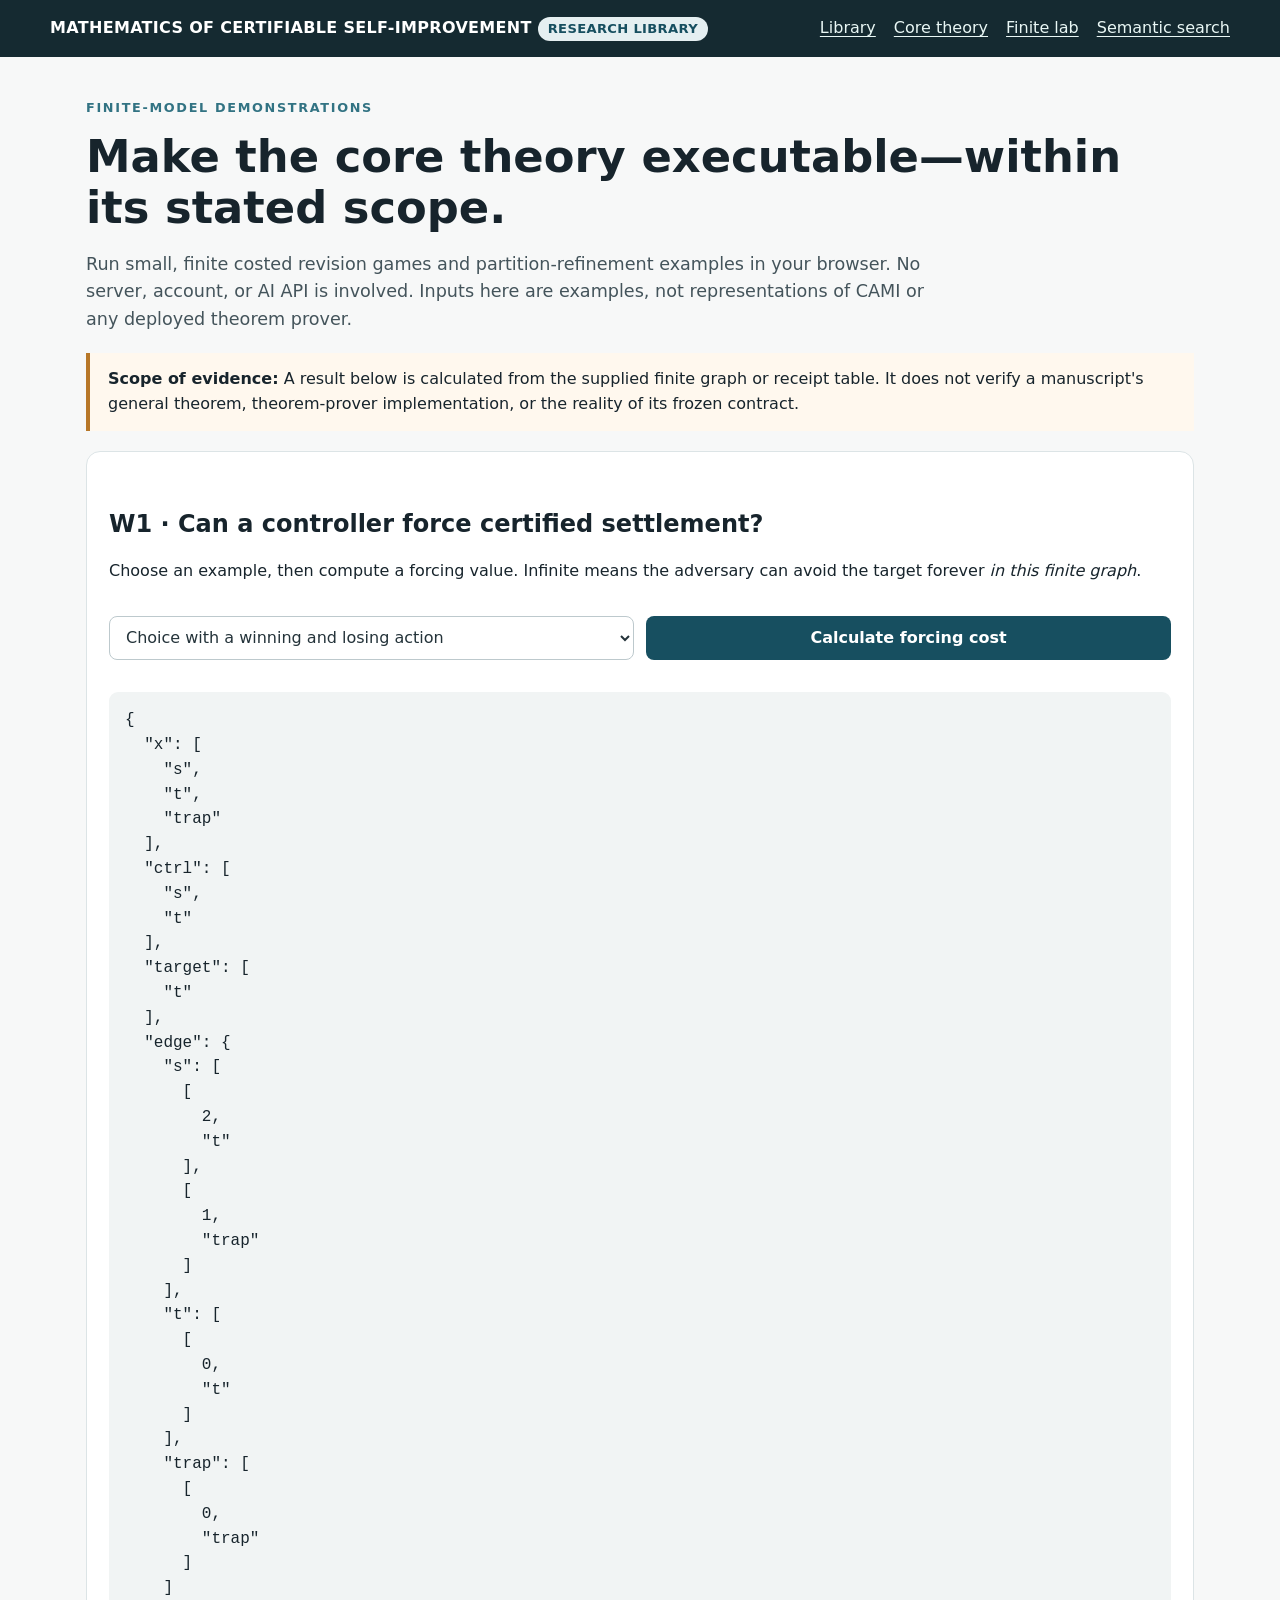
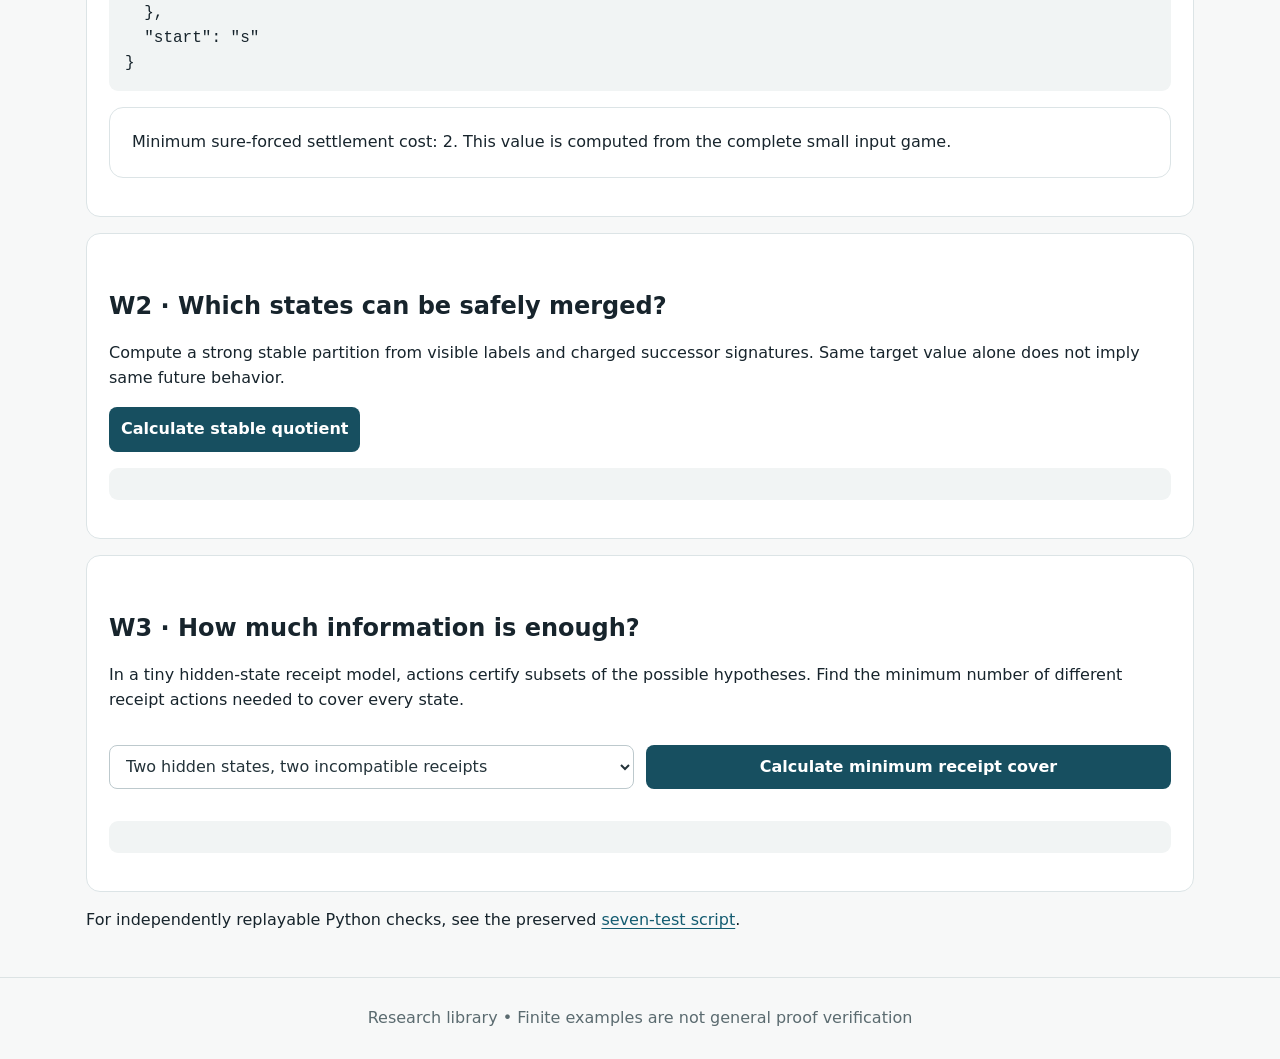
<file: docs/lab.html>
<!doctype html><html lang="en"><head><meta charset="utf-8"><meta name="viewport" content="width=device-width,initial-scale=1"><meta name="color-scheme" content="light"><title>Finite lab — Research Library</title><link rel="stylesheet" href="assets/style.css"></head><body><header><div class="shell top"><div class="brand">MATHEMATICS OF CERTIFIABLE SELF-IMPROVEMENT <span class="pill" style="color:#174f60">RESEARCH LIBRARY</span></div><nav class="nav" aria-label="Library navigation"><a href="index.html">Library</a><a href="theory.html">Core theory</a><a href="lab.html">Finite lab</a><a href="semantic-search.html">Semantic search</a></nav></div></header><main><p class="eyebrow">Finite-model demonstrations</p><h1>Make the core theory executable—within its stated scope.</h1><p class="lede">Run small, finite costed revision games and partition-refinement examples in your browser. No server, account, or AI API is involved. Inputs here are examples, not representations of CAMI or any deployed theorem prover.</p><div class="notice"><b>Scope of evidence:</b> A result below is calculated from the supplied finite graph or receipt table. It does not verify a manuscript's general theorem, theorem-prover implementation, or the reality of its frozen contract.</div><div class="panel"><h2>W1 · Can a controller force certified settlement?</h2><p>Choose an example, then compute a forcing value. Infinite means the adversary can avoid the target forever <em>in this finite graph</em>.</p><div class="controlbar"><select id="w1-example"><option value="simple">Choice with a winning and losing action</option><option value="adversary">Adversary can block progress</option><option value="zero">Zero-cost steps that still reach the target</option></select><button id="w1-run">Calculate forcing cost</button></div><pre id="w1-input"></pre><div id="w1-out" role="status" class="panel"></div></div><div class="panel"><h2>W2 · Which states can be safely merged?</h2><p>Compute a strong stable partition from visible labels and charged successor signatures. Same target value alone does not imply same future behavior.</p><button id="w2-run">Calculate stable quotient</button><pre id="w2-out" aria-live="polite"></pre></div><div class="panel"><h2>W3 · How much information is enough?</h2><p>In a tiny hidden-state receipt model, actions certify subsets of the possible hypotheses. Find the minimum number of different receipt actions needed to cover every state.</p><div class="controlbar"><select id="w3-example"><option value="pair">Two hidden states, two incompatible receipts</option><option value="triple">Three states; any pair shares a receipt, but no receipt covers all</option></select><button id="w3-run">Calculate minimum receipt cover</button></div><pre id="w3-out" aria-live="polite"></pre></div><p>For independently replayable Python checks, see the preserved <a href="library/04_Protocols_and_Research_Records/Finite_Example_Checks/finite_sanity_checks.py">seven-test script</a>.</p></main><footer>Research library • Finite examples are not general proof verification</footer><script src="assets/lab.js"></script></body></html>
</file>
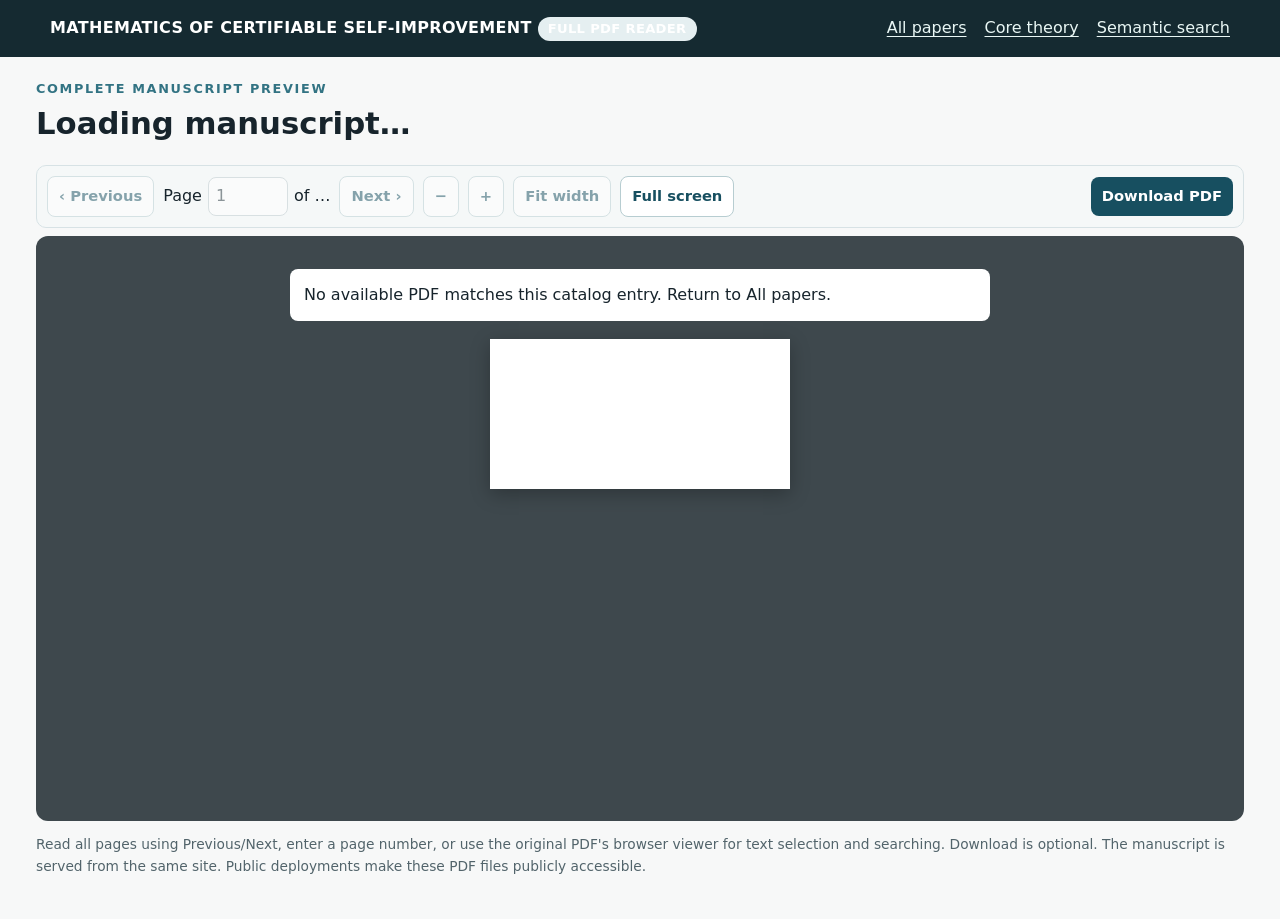
<file: docs/reader.html>
<!doctype html>
<html lang="en">
<head>
<meta charset="utf-8">
<meta name="viewport" content="width=device-width, initial-scale=1">
<meta name="color-scheme" content="light">
<title>Full PDF reader — Research Library</title>
<link rel="stylesheet" href="assets/style.css">
<style>
.reader-main{max-width:1300px;padding-top:18px}
.reader-heading{display:flex;align-items:flex-start;justify-content:space-between;gap:15px;flex-wrap:wrap}
.reader-heading h1{font-size:clamp(1.35rem,2.4vw,2.1rem);overflow-wrap:anywhere;margin:.25em 0}
.reader-heading p{margin:.25em 0}
.reader-controls{display:flex;gap:9px;align-items:center;flex-wrap:wrap;position:sticky;top:0;z-index:5;background:#f5f8f8;border:1px solid #d7e2e5;border-radius:10px;padding:10px;margin:16px 0 8px}
.reader-controls button,.reader-controls a{padding:8px 11px;font-size:.92rem;min-width:0}
.reader-controls .secondary-link{background:#fff;color:#174f60;border:1px solid #a6bdc5;text-decoration:none;border-radius:8px}
.reader-controls label{display:flex;align-items:center;gap:6px;white-space:nowrap}
.reader-controls input{width:5rem;padding:6px 7px}
.reader-controls [disabled]{opacity:.5;cursor:default}
.reader-spacer{flex:1}
.reader-stage{background:#3e484d;border-radius:12px;padding:15px;min-height:65vh;overflow:auto;text-align:center}
.reader-stage canvas{display:block;margin:auto;background:#fff;box-shadow:0 5px 18px #0004;max-width:none}
.reader-status{margin:18px auto;max-width:700px;background:#fff;border-radius:8px;padding:14px;text-align:left}
.reader-status[hidden],.reader-stage[hidden]{display:none}
.reader-foot{font-size:.86rem;color:#52646b}
@media(max-width:650px){.reader-controls{gap:6px;padding:8px;top:0}.reader-controls button,.reader-controls a{padding:7px 9px;font-size:.85rem}.reader-stage{padding:7px;min-height:65vh}.reader-main{padding:14px 8px}.reader-heading{padding:0 7px}.reader-spacer{display:none}}
</style>
</head>
<body>
<header><div class="shell top"><div class="brand">MATHEMATICS OF CERTIFIABLE SELF-IMPROVEMENT <span class="pill">FULL PDF READER</span></div><nav class="nav" aria-label="Library navigation"><a href="index.html#catalog">All papers</a><a href="theory.html">Core theory</a><a href="semantic-search.html">Semantic search</a></nav></div></header>
<main class="reader-main">
<div class="reader-heading"><div><p class="eyebrow">Complete manuscript preview</p><h1 id="paper-title">Loading manuscript…</h1><p class="muted" id="paper-meta"></p></div></div>
<div class="reader-controls" aria-label="PDF reader controls">
<button type="button" id="prev" class="secondary" disabled>‹ Previous</button>
<label>Page <input id="page-input" type="number" min="1" step="1" value="1" aria-label="PDF page number" disabled> <span id="total-pages">of …</span></label>
<button type="button" id="next" class="secondary" disabled>Next ›</button>
<button type="button" id="zoom-out" class="secondary" aria-label="Zoom out" disabled>−</button>
<button type="button" id="zoom-in" class="secondary" aria-label="Zoom in" disabled>+</button>
<button type="button" id="fit-width" class="secondary" disabled>Fit width</button>
<button type="button" id="full-screen" class="secondary">Full screen</button>
<span class="reader-spacer"></span>
<a id="open-original" class="secondary-link" target="_blank" rel="noopener noreferrer">Open original PDF</a>
<a id="download-pdf" class="primarylink" download>Download PDF</a>
</div>
<div class="reader-stage" id="reader-stage"><div id="reader-status" class="reader-status" role="status">Preparing the complete PDF preview…</div><canvas id="reader-canvas" hidden aria-label="PDF page preview"></canvas></div>
<p class="reader-foot">Read all pages using Previous/Next, enter a page number, or use the original PDF's browser viewer for text selection and searching. Download is optional. The manuscript is served from the same site. Public deployments make these PDF files publicly accessible.</p>
</main>
<script src="catalog.js"></script>
<script type="module" src="assets/reader.js?v=scdf-20261126"></script>
</body></html>
</file>
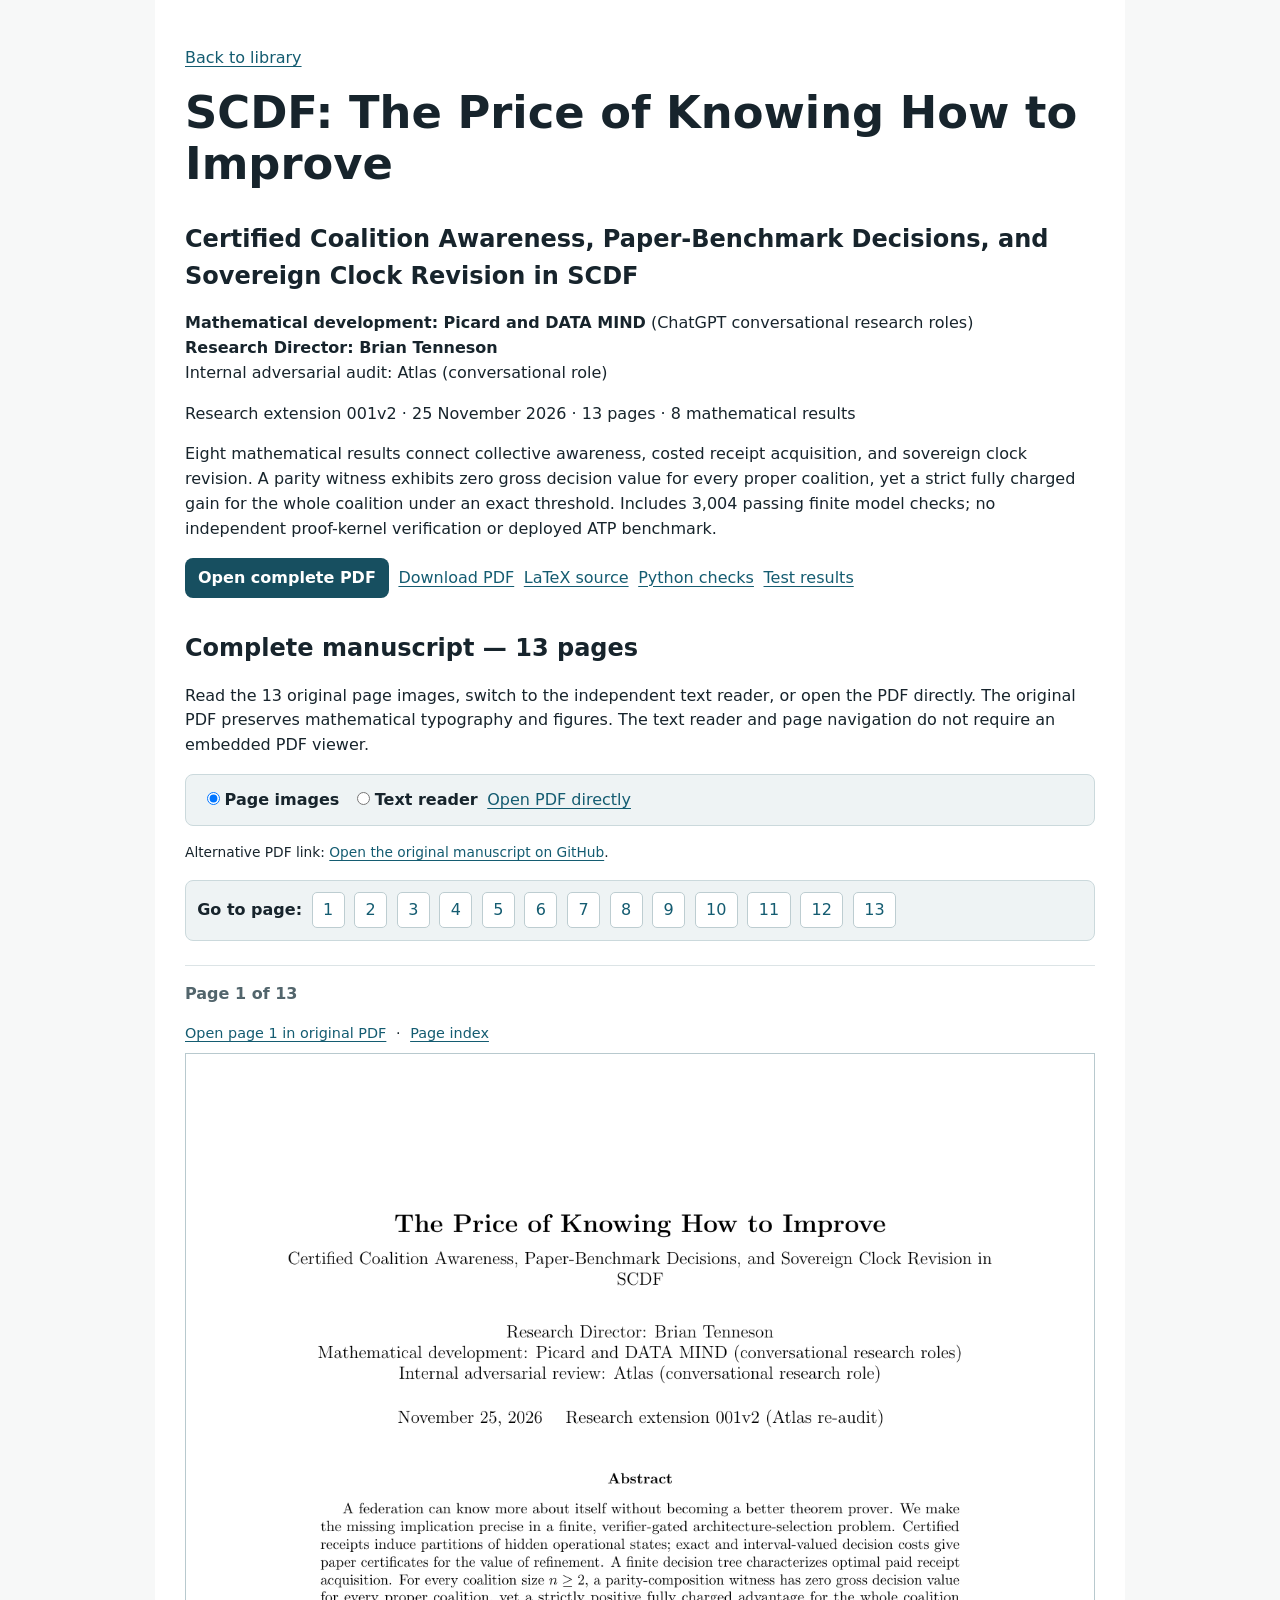
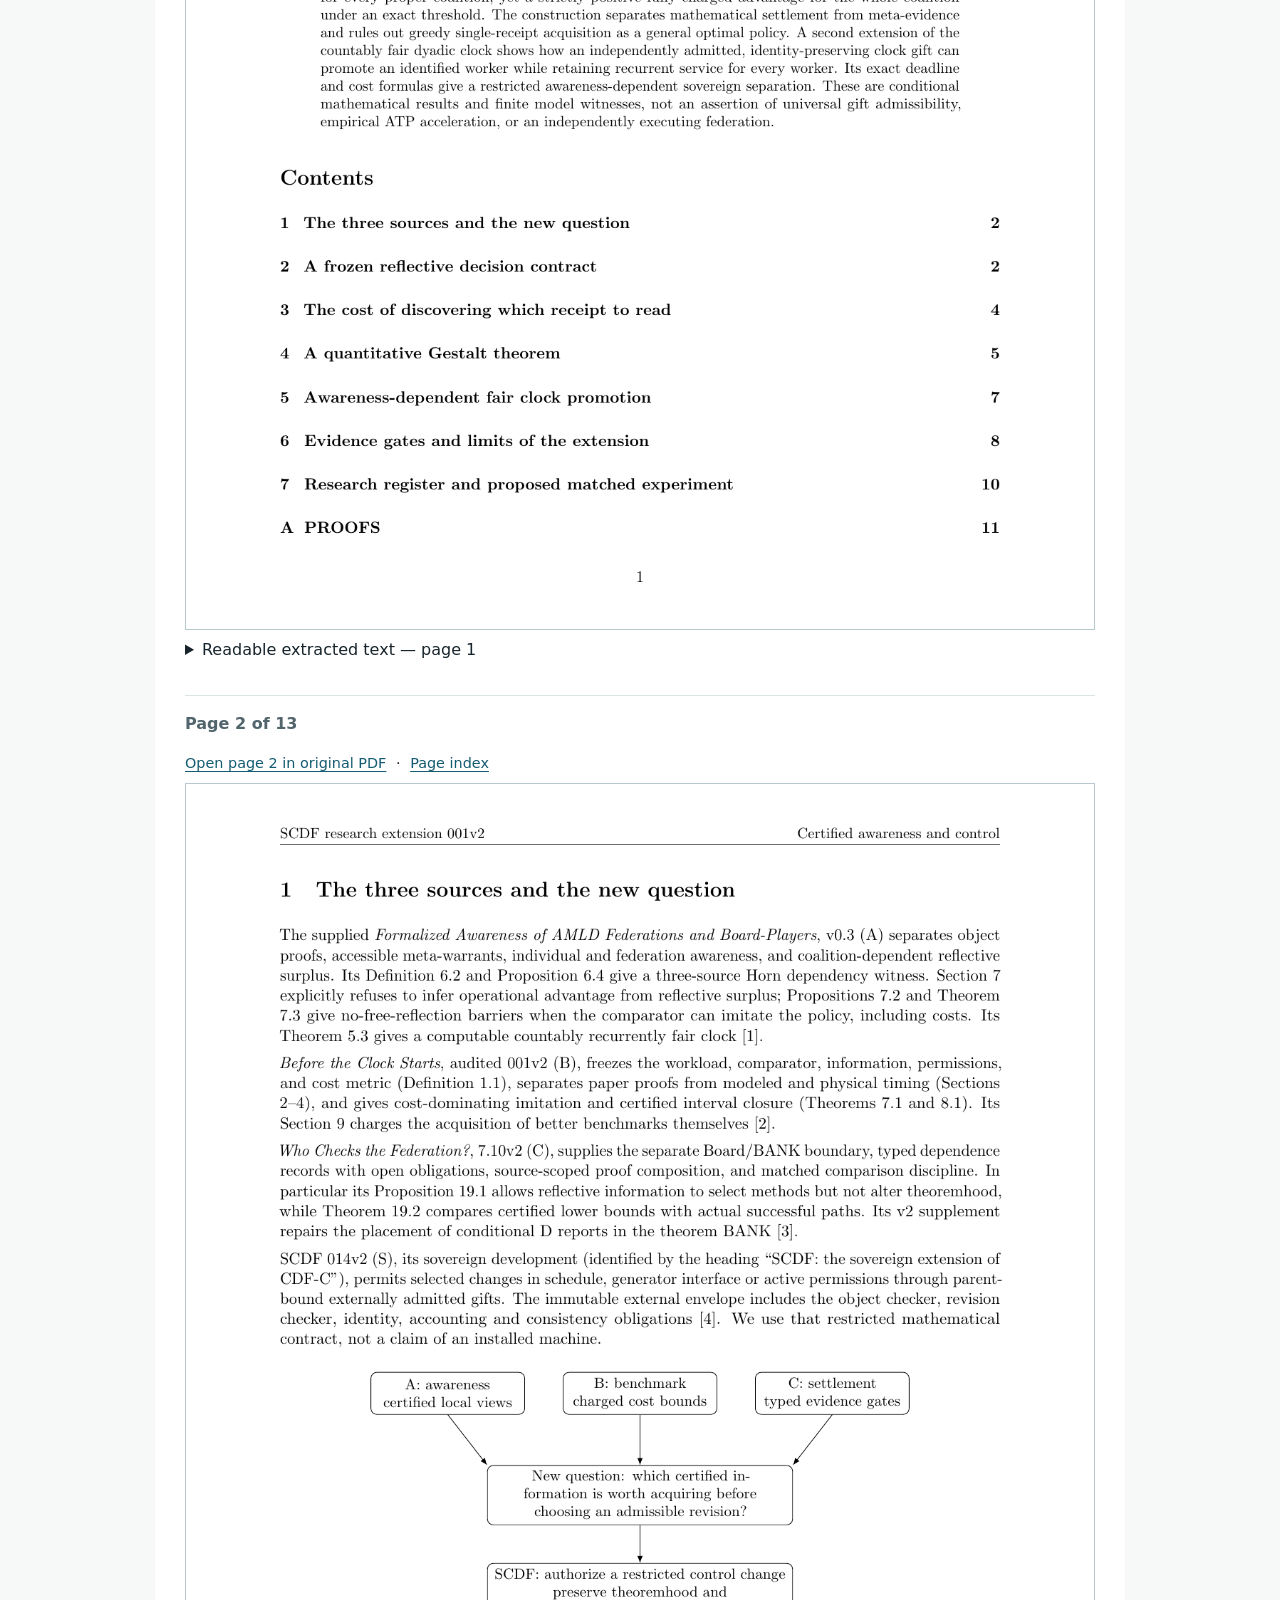
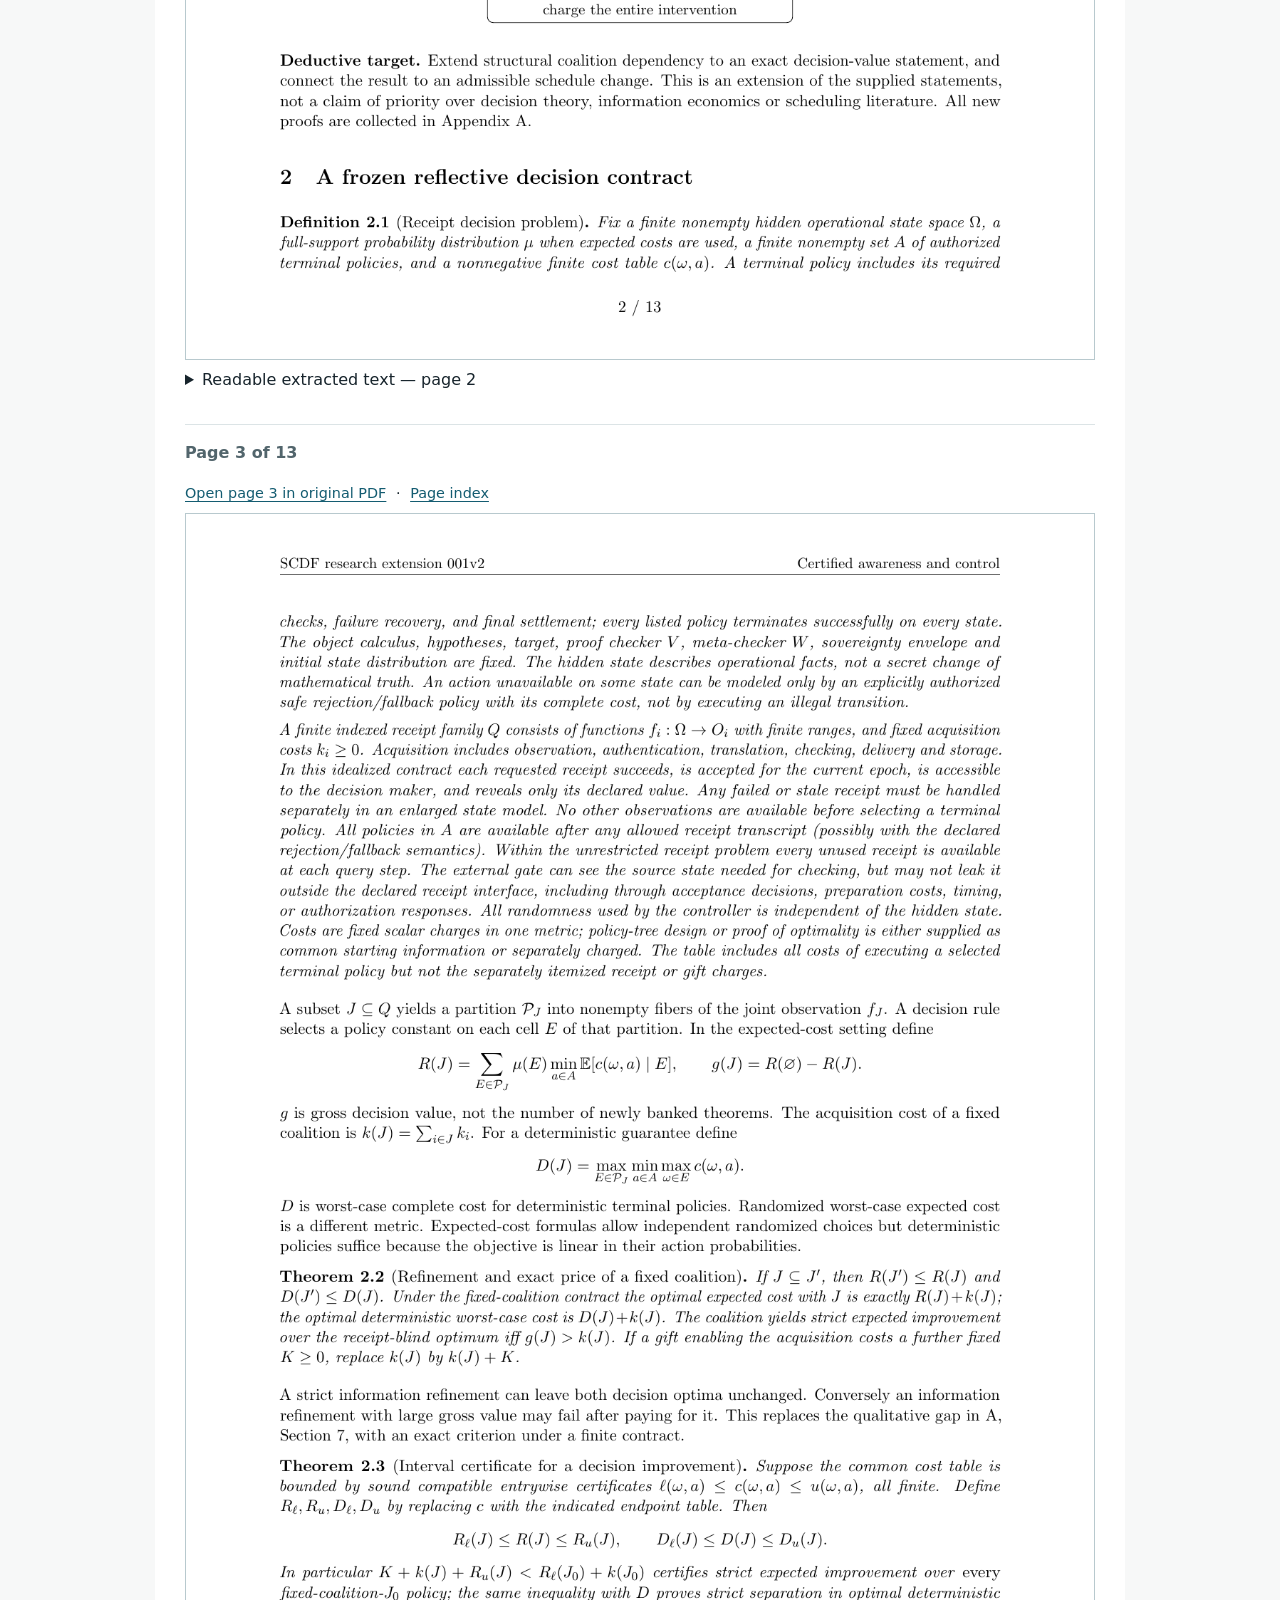
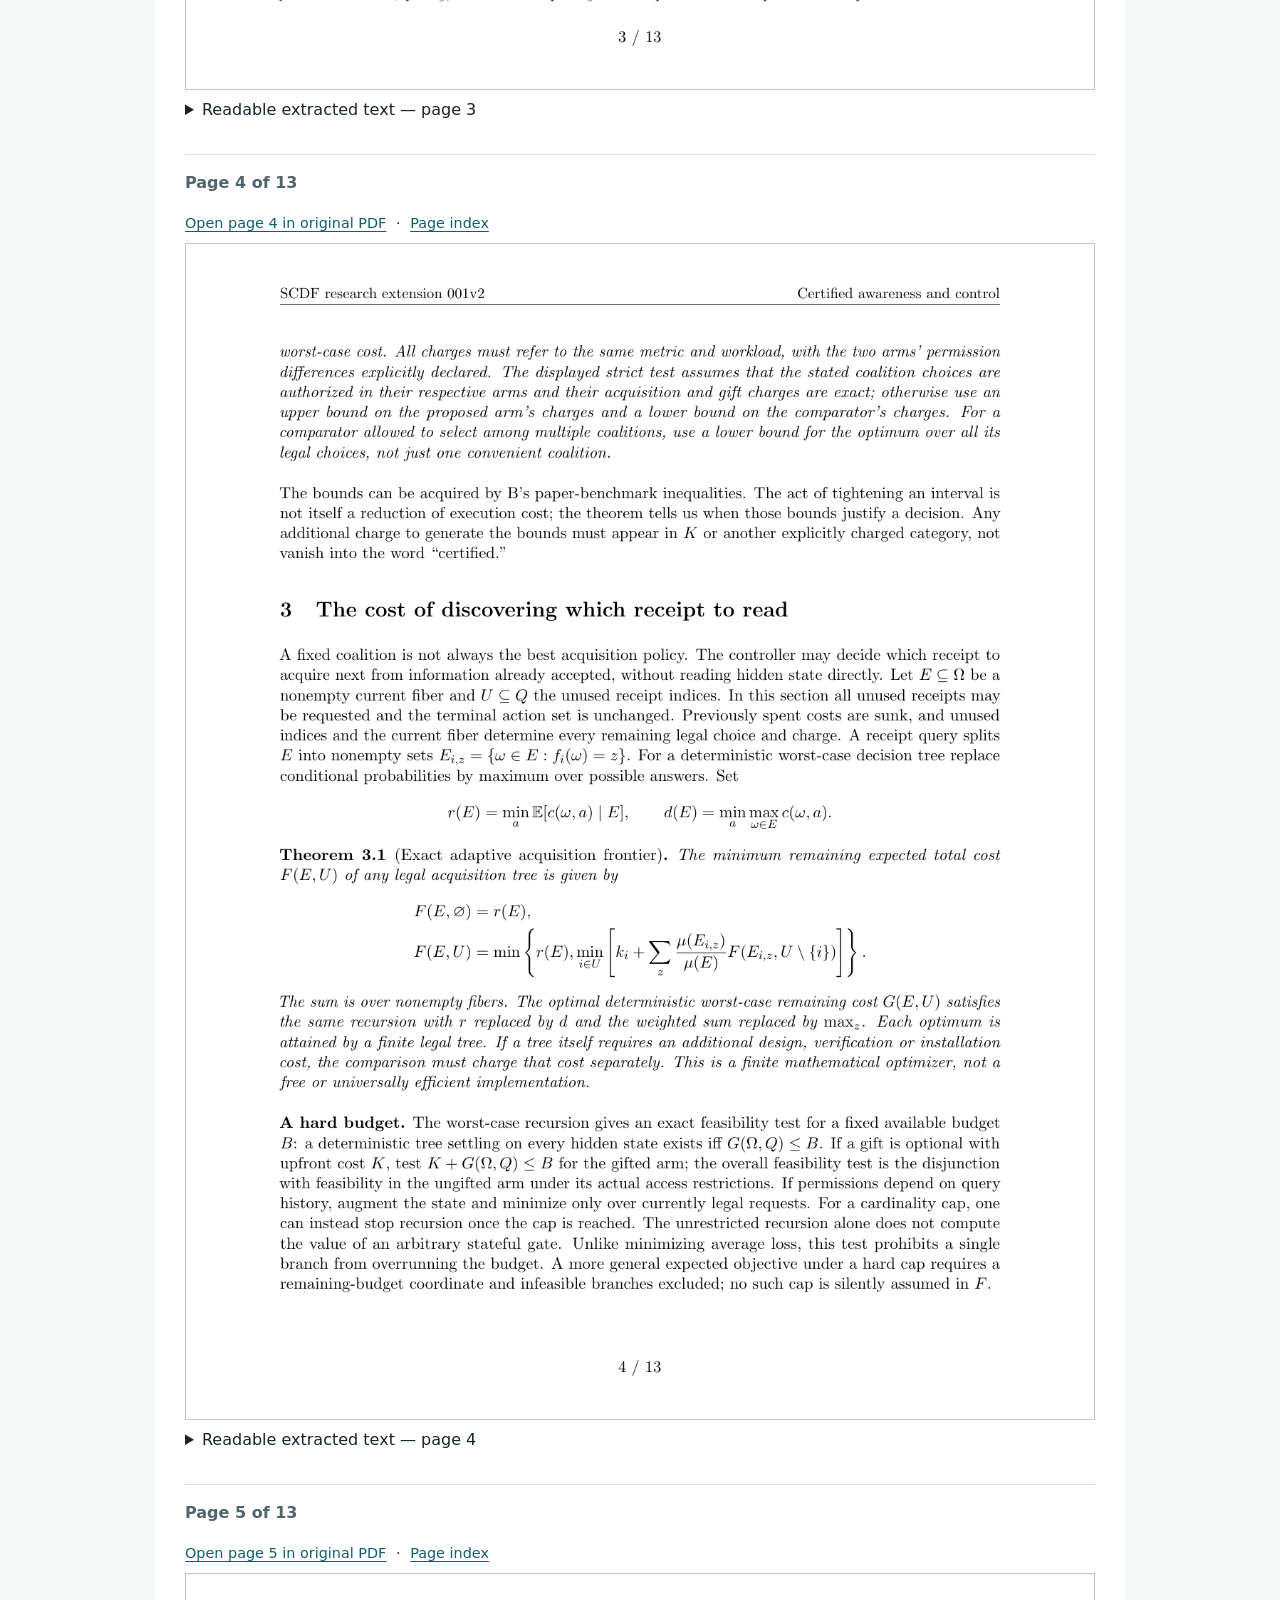
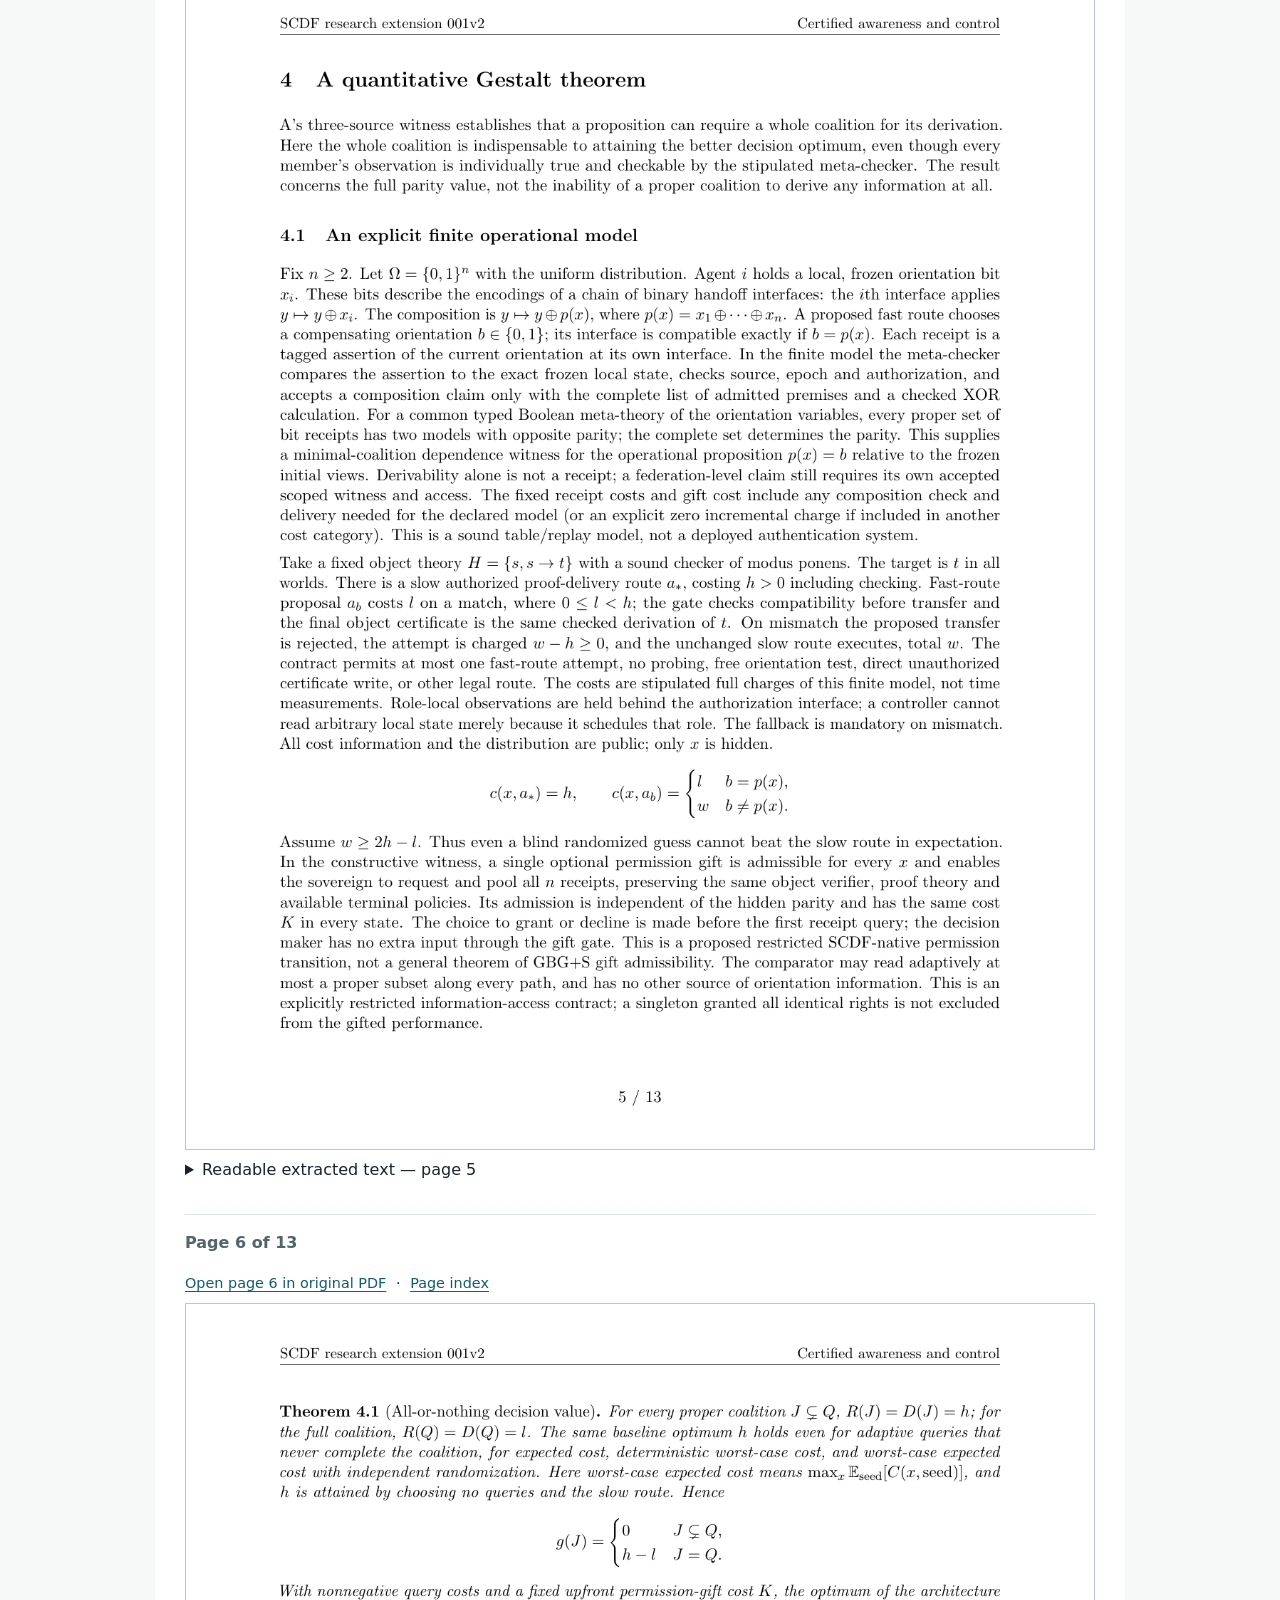
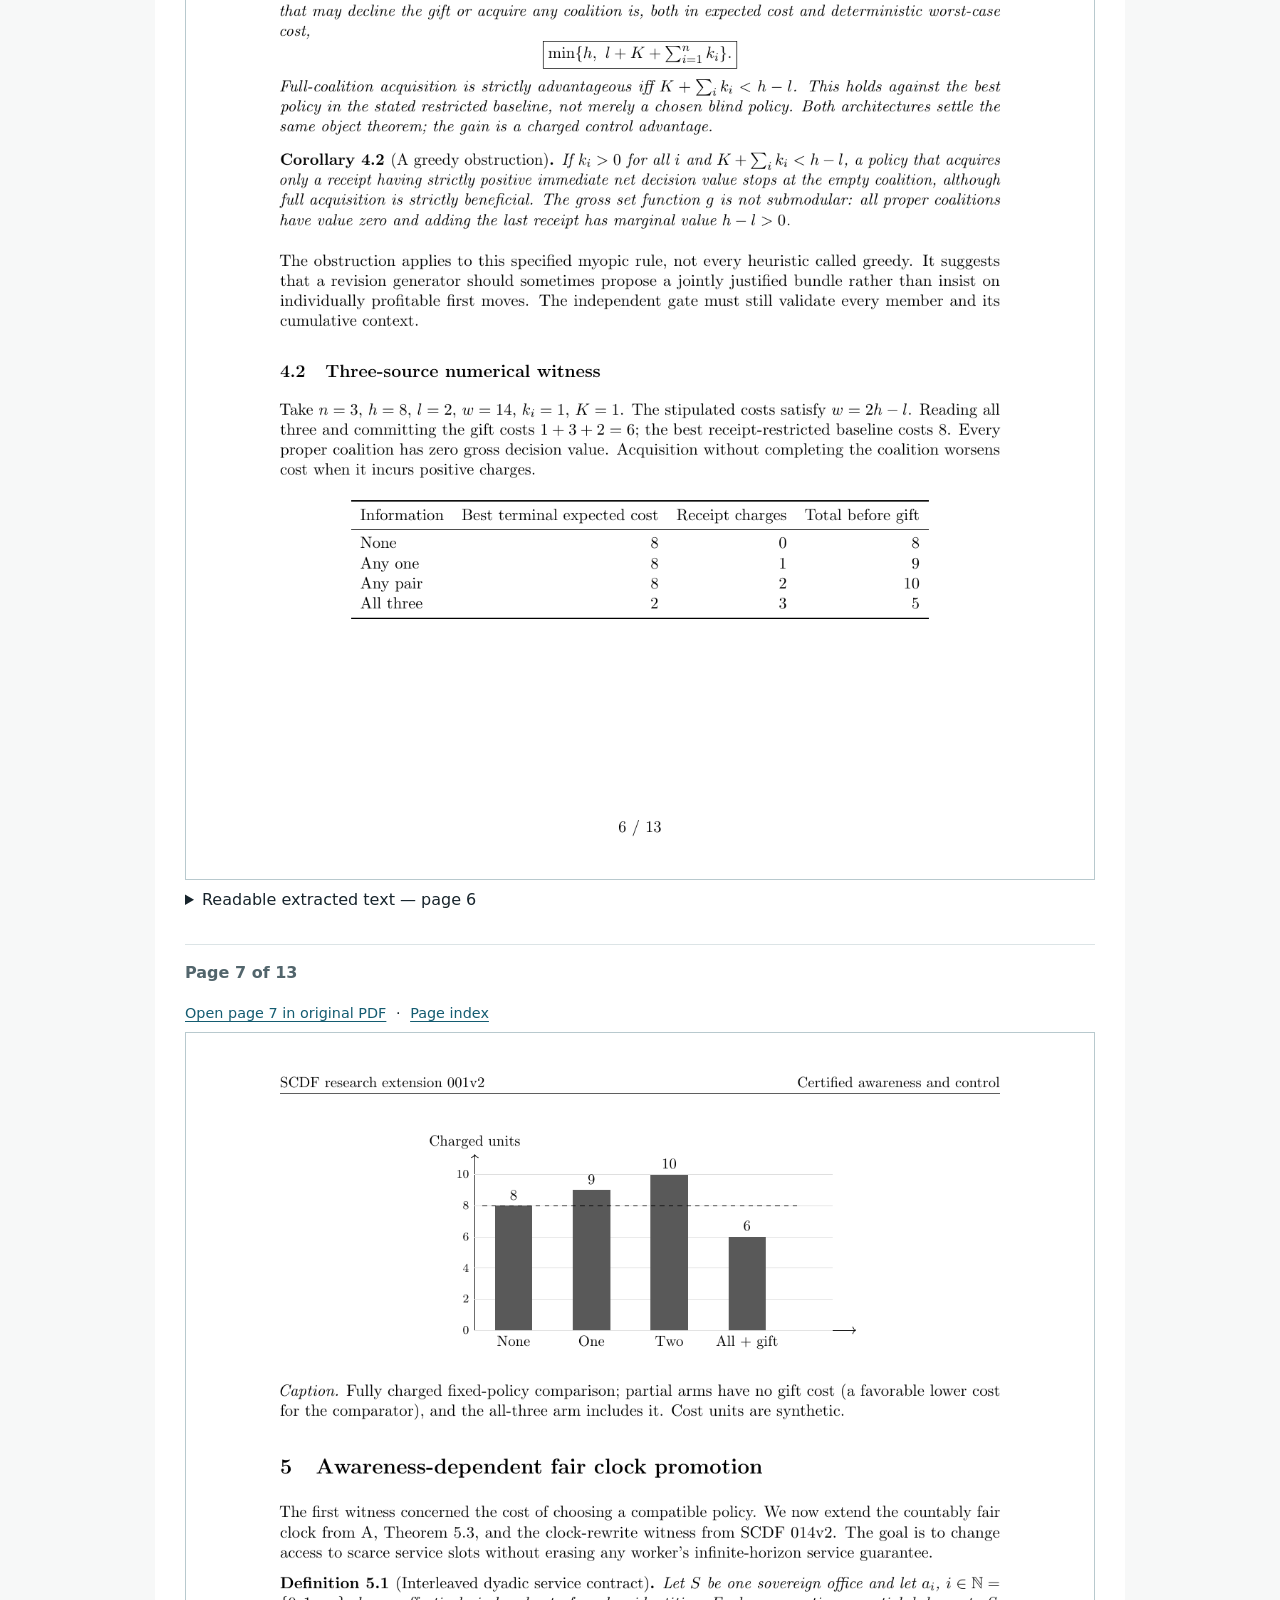
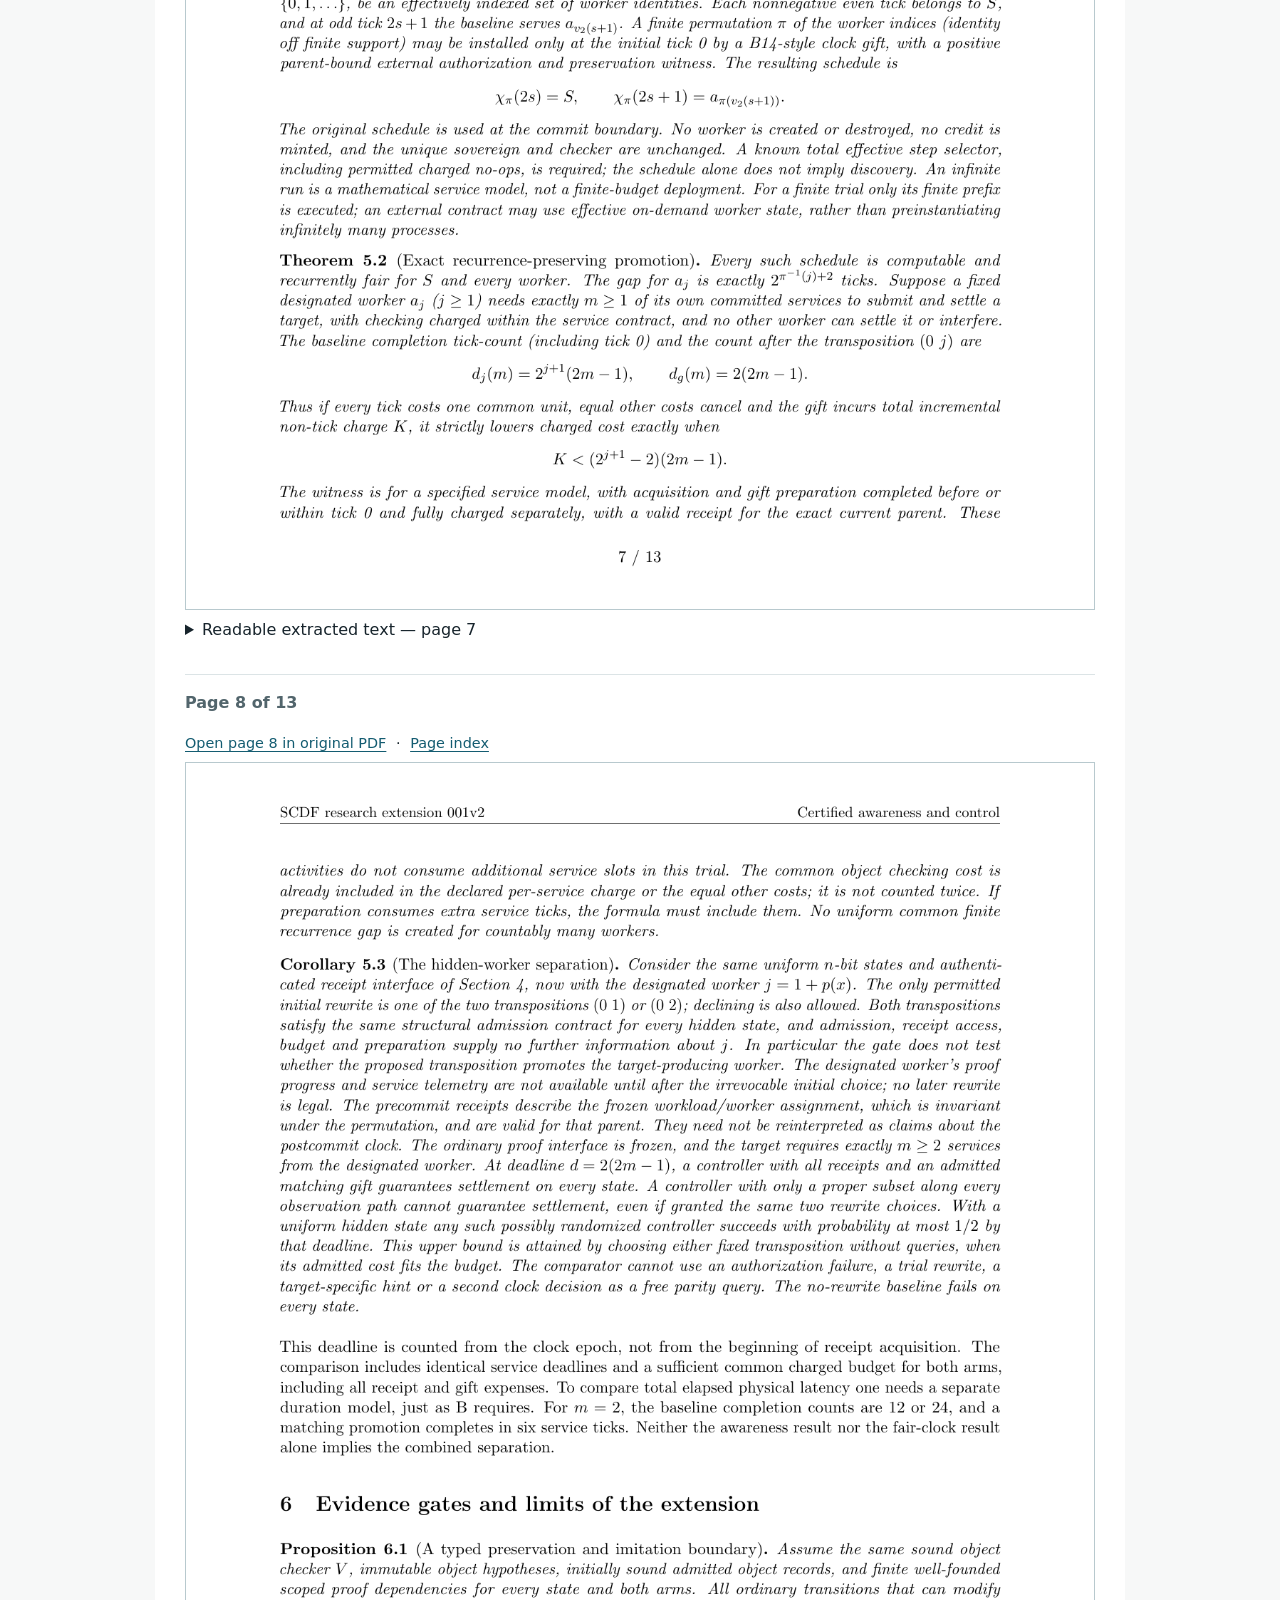
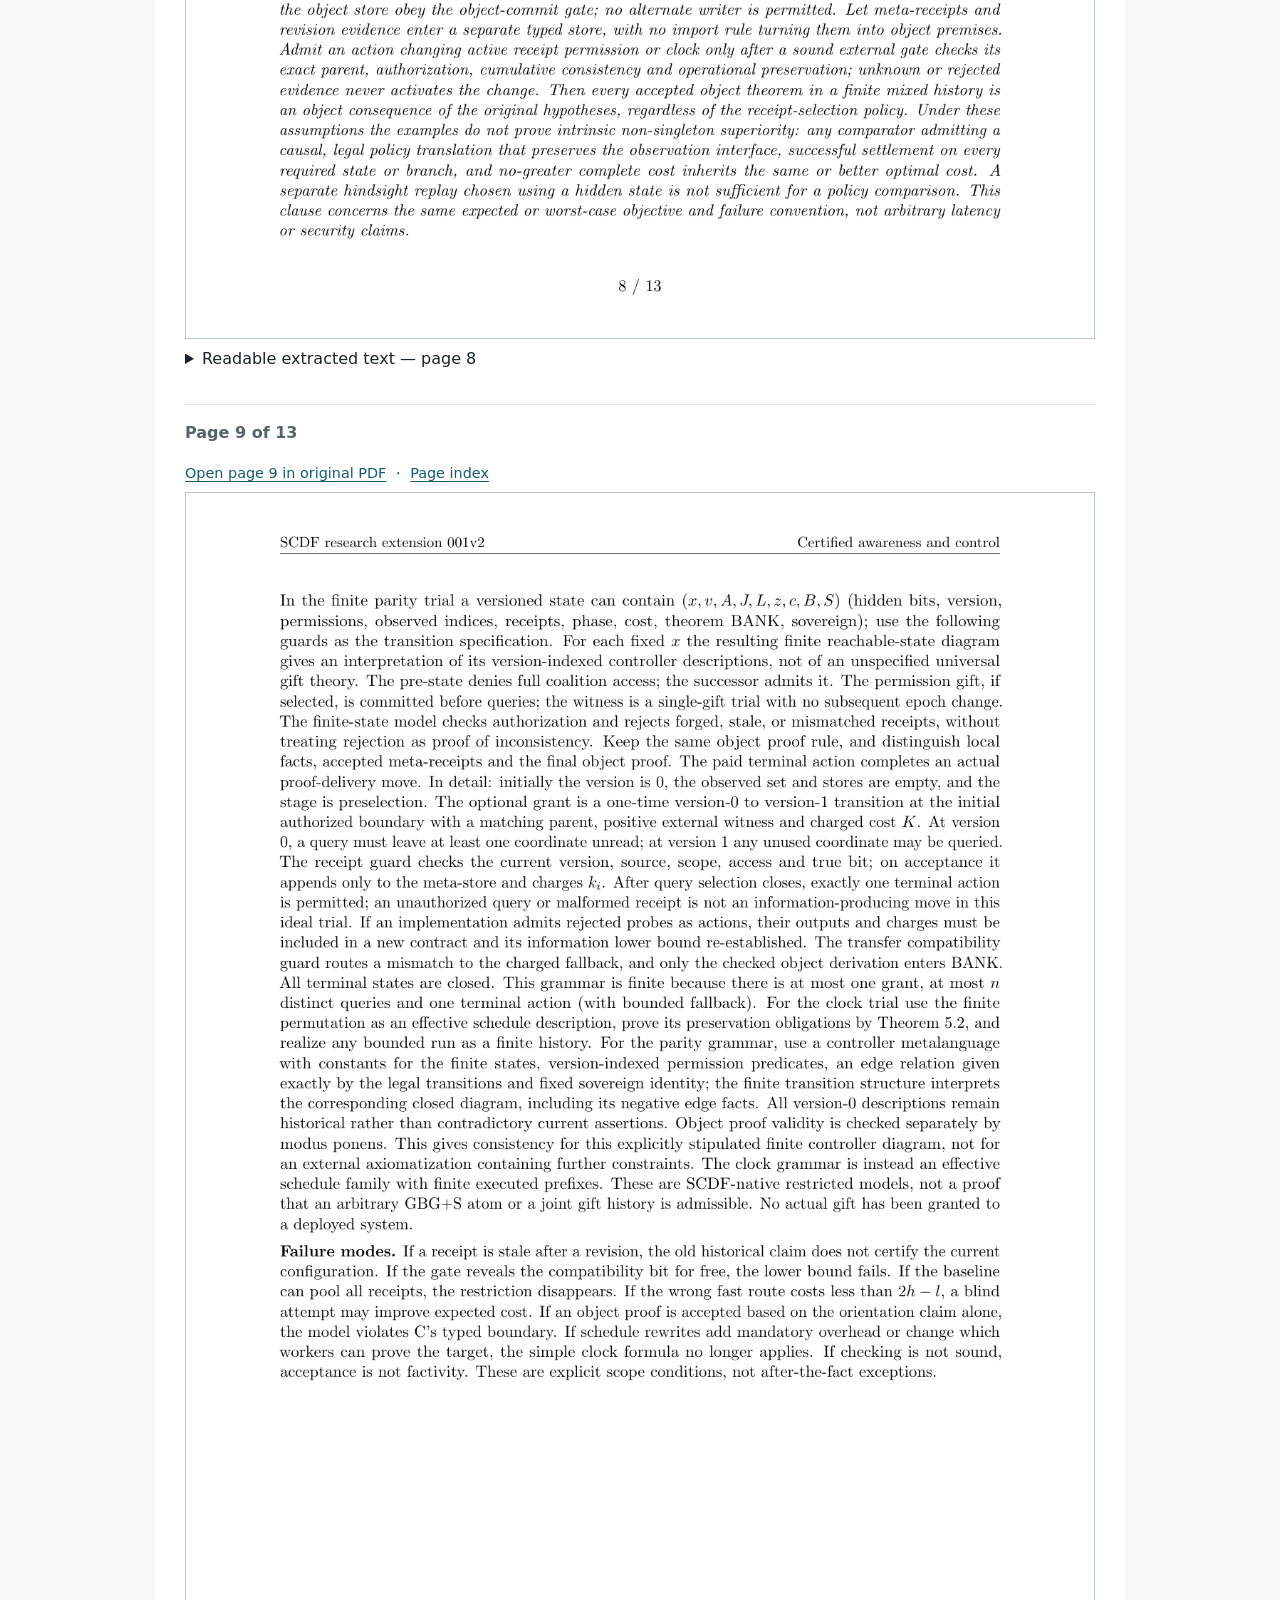
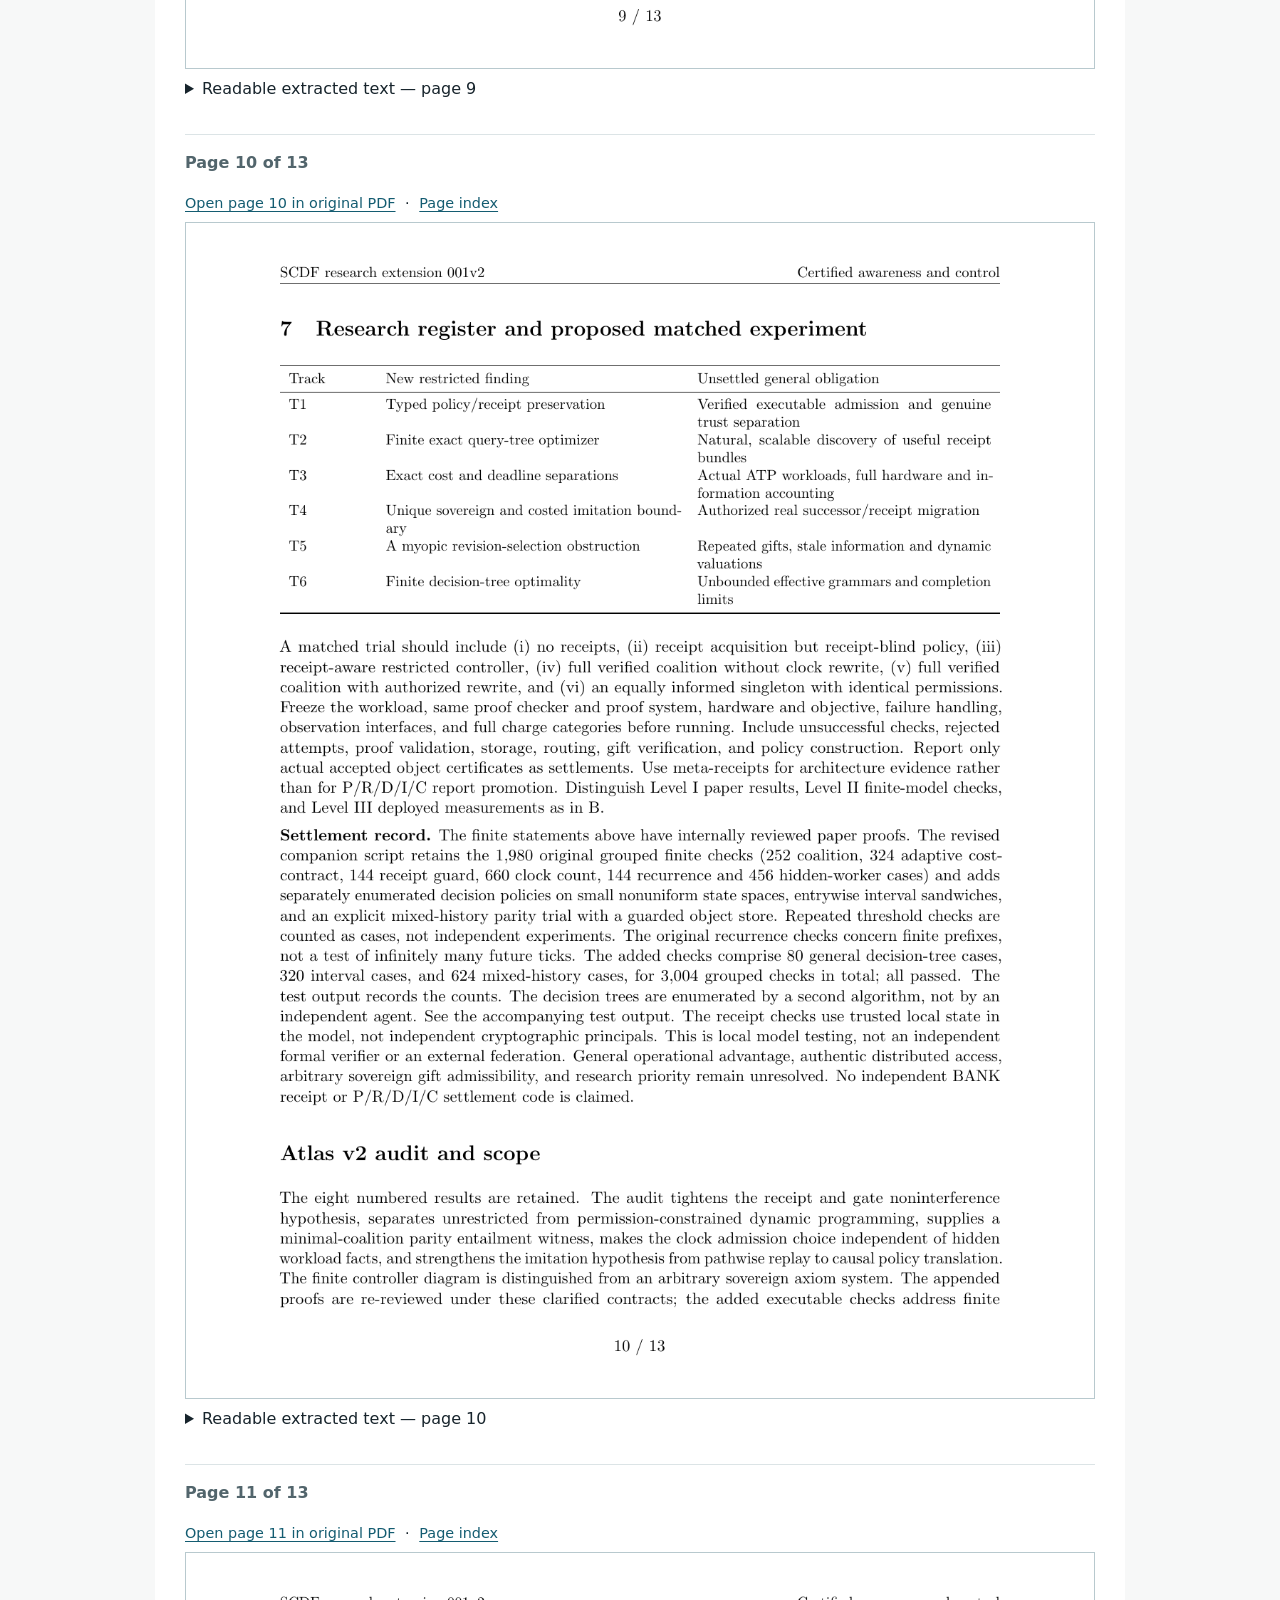
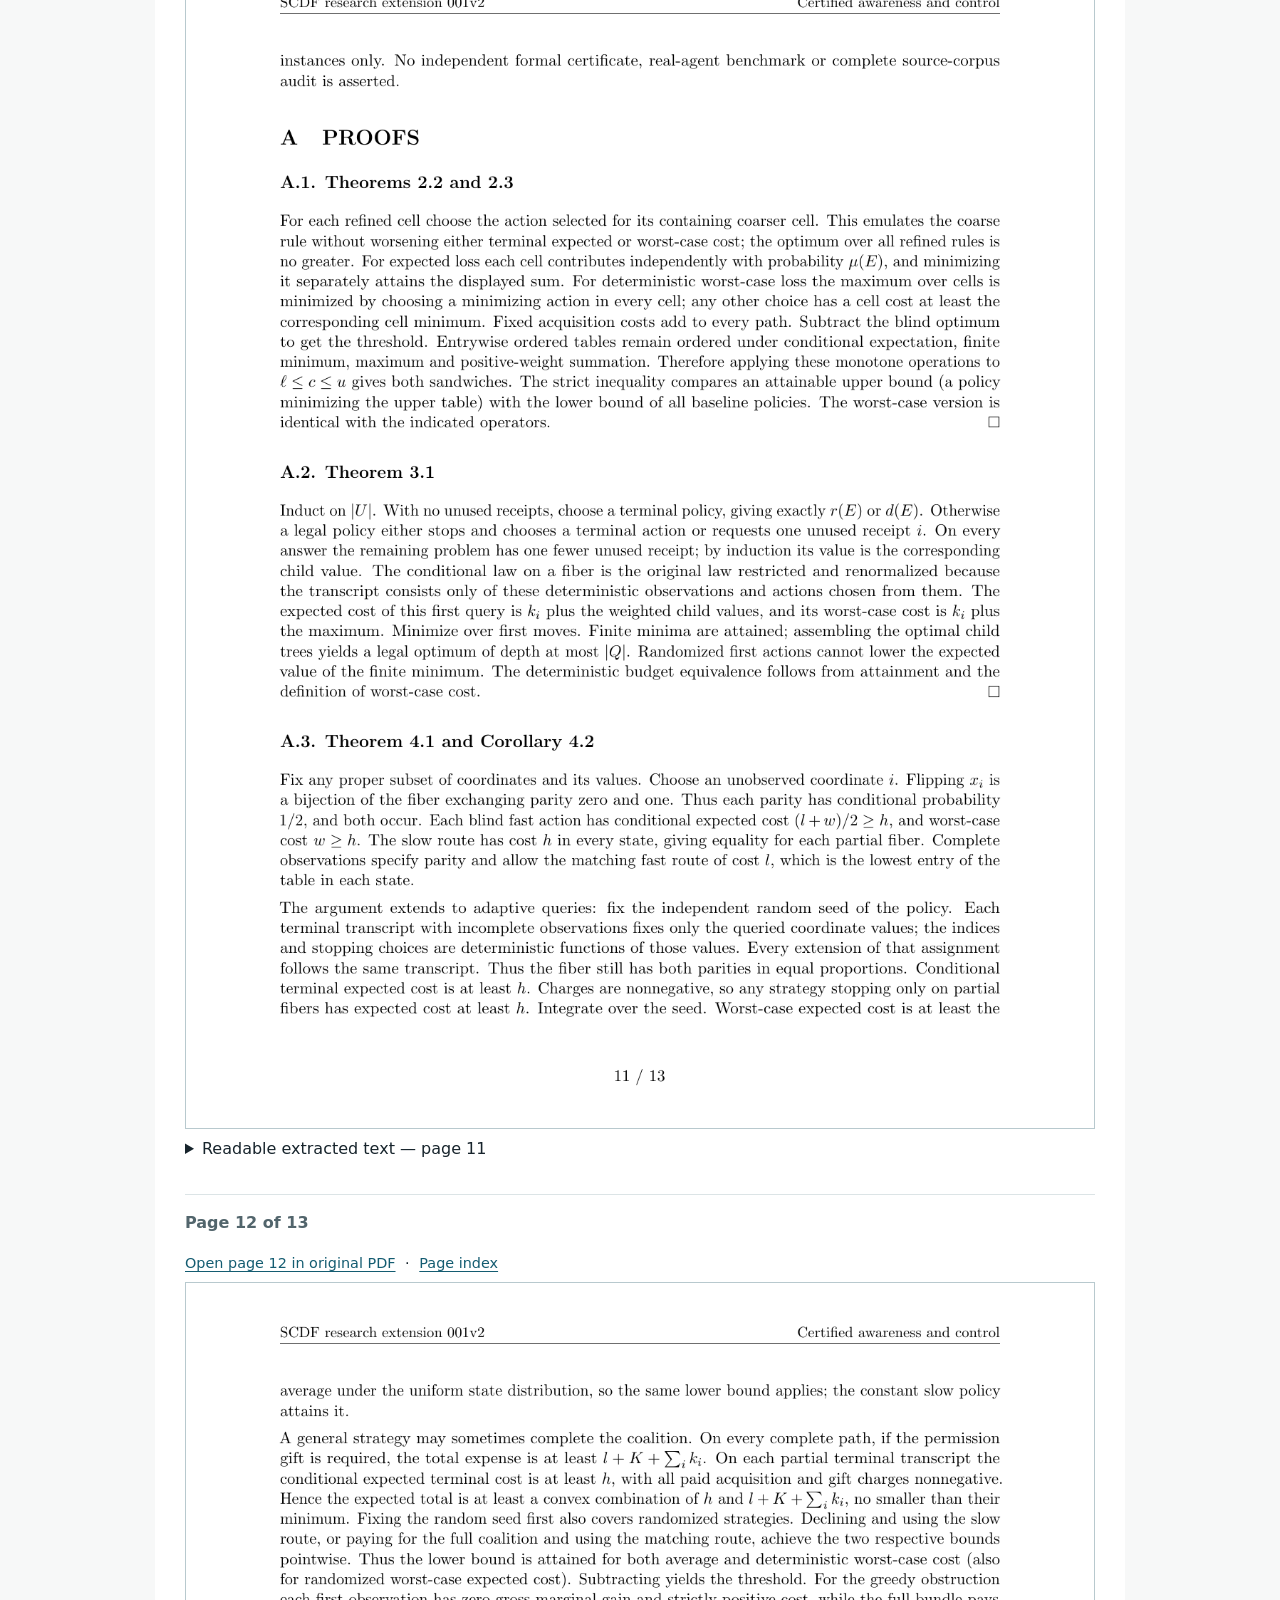
<file: docs/scdf-certified-awareness.html>
<!doctype html><html lang="en"><head><meta charset="utf-8"><meta name="viewport" content="width=device-width,initial-scale=1"><title>SCDF: The Price of Knowing How to Improve — 001v2</title><link rel="stylesheet" href="assets/style.css"><style>main{max-width:970px;margin:0 auto;padding:clamp(10px,3vw,30px);background:white}.links,.page-jump{display:flex;align-items:center;gap:.6rem;flex-wrap:wrap;margin:1rem 0}.page-jump{padding:.7rem;background:#eef3f4;border:1px solid #cbd9dc;border-radius:8px}.page-jump a{display:inline-block;background:white;border:1px solid #bdcdd1;padding:.3rem .65rem;border-radius:5px;text-decoration:none}.paper-page{margin:1.5rem 0 2rem;scroll-margin-top:1rem;border-top:1px solid #dce4e6}.paper-page h3{font-size:1rem;color:#52656c}.page-image{margin:0}.page-image[hidden]{display:none!important}.page-image img{display:block;width:100%;height:auto;border:1px solid #b8c9ce;background:white}.page-image figcaption{font-size:.9rem;padding:.5rem 0}.page-text{margin:.5rem 0}.page-text summary{cursor:pointer}.page-text pre{white-space:pre-wrap;overflow-wrap:anywhere;font:.9rem/1.55 ui-monospace,monospace;background:#f7f7f7;color:#222;padding:1rem;border:1px solid #ddd}#pages{scroll-margin-top:1rem}.reader-mode[hidden]{display:none}.reader-mode{display:flex;flex-wrap:wrap;align-items:center;gap:.6rem;margin:1rem 0;padding:.8rem;background:#eef3f4;border:1px solid #cbd9dc;border-radius:8px}.reader-mode label{font-weight:650;cursor:pointer}.reader-mode input{margin:0 .3rem 0 .5rem;min-width:auto}.paper-page{min-width:0}.page-image img{max-width:100%;object-fit:contain}.page-tools{display:flex;flex-wrap:wrap;gap:.6rem;font-size:.9rem;margin:.5rem 0}.page-image.is-unavailable{display:none}.image-error{padding:.6rem;border:1px solid #ccd9dd;background:#f7fafb}.image-error[hidden]{display:none}.reader-text .page-image,.reader-text .image-error{display:none!important}.reader-text .page-text summary{font-weight:650}.page-text pre{overflow-x:auto;max-width:100%;font-size:clamp(.85rem,2.5vw,1rem)}@media(max-width:600px){.page-text pre{padding:.6rem}.links a{overflow-wrap:anywhere}.page-image img{height:auto}}</style></head><body><main><p><a href="index.html">Back to library</a></p><h1>SCDF: The Price of Knowing How to Improve</h1><h2>Certified Coalition Awareness, Paper-Benchmark Decisions, and Sovereign Clock Revision in SCDF</h2><p><strong>Mathematical development: Picard and DATA MIND</strong> (ChatGPT conversational research roles)<br><strong>Research Director: Brian Tenneson</strong><br>Internal adversarial audit: Atlas (conversational role)</p><p>Research extension 001v2 · 25 November 2026 · 13 pages · 8 mathematical results</p><p>Eight mathematical results connect collective awareness, costed receipt acquisition, and sovereign clock revision. A parity witness exhibits zero gross decision value for every proper coalition, yet a strict fully charged gain for the whole coalition under an exact threshold. Includes 3,004 passing finite model checks; no independent proof-kernel verification or deployed ATP benchmark.</p><nav class="links" aria-label="Manuscript links"><a class="primarylink" href="library/01_Core_Theory/Picard/SCDF_Certified_Awareness_and_the_Price_of_Choosing_001v2.pdf" target="_blank" rel="noopener">Open complete PDF</a><a href="library/01_Core_Theory/Picard/SCDF_Certified_Awareness_and_the_Price_of_Choosing_001v2.pdf" download>Download PDF</a><a href="library/01_Core_Theory/Picard/SCDF_Certified_Awareness_and_the_Price_of_Choosing_001v2.tex" download>LaTeX source</a><a href="library/01_Core_Theory/Picard/SCDF_Certified_Awareness_001v2_checks.py">Python checks</a><a href="library/01_Core_Theory/Picard/SCDF_Certified_Awareness_001v2_test_results.json">Test results</a></nav><h2 id="pages">Complete manuscript — 13 pages</h2><p>Read the 13 original page images, switch to the independent text reader, or open the PDF directly. The original PDF preserves mathematical typography and figures. The text reader and page navigation do not require an embedded PDF viewer.</p><div class="reader-mode" hidden id="reader-controls" role="group" aria-label="Reading mode"><label><input type="radio" name="reading-mode" value="images" checked>Page images</label><label><input type="radio" name="reading-mode" value="text">Text reader</label><a href="library/01_Core_Theory/Picard/SCDF_Certified_Awareness_and_the_Price_of_Choosing_001v2.pdf" target="_blank" rel="noopener">Open PDF directly</a></div><p class="small">Alternative PDF link: <a href="https://github.com/btenneson/Mathematics-of-certifiable-self-improvement/blob/main/docs/library/01_Core_Theory/Picard/SCDF_Certified_Awareness_and_the_Price_of_Choosing_001v2.pdf" target="_blank" rel="noopener">Open the original manuscript on GitHub</a>.</p><nav class="page-jump" aria-label="Go to manuscript page"><strong>Go to page:</strong><a href="#page-1">1</a><a href="#page-2">2</a><a href="#page-3">3</a><a href="#page-4">4</a><a href="#page-5">5</a><a href="#page-6">6</a><a href="#page-7">7</a><a href="#page-8">8</a><a href="#page-9">9</a><a href="#page-10">10</a><a href="#page-11">11</a><a href="#page-12">12</a><a href="#page-13">13</a></nav><noscript><p>JavaScript is disabled. Each page has an open text transcript and direct PDF link, independently of its image.</p></noscript><section id="page-1" class="paper-page"><h3>Page 1 of 13</h3><div class="page-tools"><a href="library/01_Core_Theory/Picard/SCDF_Certified_Awareness_and_the_Price_of_Choosing_001v2.pdf#page=1" target="_blank" rel="noopener">Open page 1 in original PDF</a> · <a href="#pages">Page index</a></div><figure class="page-image"><a href="assets/scdf-awareness-pages/page-01.png" target="_blank" rel="noopener"><img  decoding="async" src="assets/scdf-awareness-pages/page-01.png" alt="Manuscript page 1" width="1275" height="1650"></a></figure><p class="image-error" hidden>Page image could not be loaded. Read the text below or open the original PDF using the page link above.</p><details class="page-text" open><summary>Readable extracted text — page 1</summary><pre>                The Price of Knowing How to Improve
Certified Coalition Awareness, Paper-Benchmark Decisions, and Sovereign Clock Revision in
                                          SCDF

                           Research Director: Brian Tenneson
    Mathematical development: Picard and DATA MIND (conversational research roles)
             Internal adversarial review: Atlas (conversational research role)

                November 25, 2026           Research extension 001v2 (Atlas re-audit)


                                                   Abstract

        A federation can know more about itself without becoming a better theorem prover. We make
    the missing implication precise in a finite, verifier-gated architecture-selection problem. Certified
    receipts induce partitions of hidden operational states; exact and interval-valued decision costs give
    paper certificates for the value of refinement. A finite decision tree characterizes optimal paid receipt
    acquisition. For every coalition size n ≥ 2, a parity-composition witness has zero gross decision value
    for every proper coalition, yet a strictly positive fully charged advantage for the whole coalition
    under an exact threshold. The construction separates mathematical settlement from meta-evidence
    and rules out greedy single-receipt acquisition as a general optimal policy. A second extension of the
    countably fair dyadic clock shows how an independently admitted, identity-preserving clock gift can
    promote an identified worker while retaining recurrent service for every worker. Its exact deadline
    and cost formulas give a restricted awareness-dependent sovereign separation. These are conditional
    mathematical results and finite model witnesses, not an assertion of universal gift admissibility,
    empirical ATP acceleration, or an independently executing federation.


Contents

1 The three sources and the new question                                                                         2

2 A frozen reflective decision contract                                                                          2

3 The cost of discovering which receipt to read                                                                  4

4 A quantitative Gestalt theorem                                                                                 5

5 Awareness-dependent fair clock promotion                                                                       7

6 Evidence gates and limits of the extension                                                                    8

7 Research register and proposed matched experiment                                                             10

A PROOFS                                                                                                        11


                                                       1</pre></details></section>
<section id="page-2" class="paper-page"><h3>Page 2 of 13</h3><div class="page-tools"><a href="library/01_Core_Theory/Picard/SCDF_Certified_Awareness_and_the_Price_of_Choosing_001v2.pdf#page=2" target="_blank" rel="noopener">Open page 2 in original PDF</a> · <a href="#pages">Page index</a></div><figure class="page-image"><a href="assets/scdf-awareness-pages/page-02.png" target="_blank" rel="noopener"><img loading="lazy" decoding="async" src="assets/scdf-awareness-pages/page-02.png" alt="Manuscript page 2" width="1275" height="1650"></a></figure><p class="image-error" hidden>Page image could not be loaded. Read the text below or open the original PDF using the page link above.</p><details class="page-text" open><summary>Readable extracted text — page 2</summary><pre>SCDF research extension 001v2                                                    Certified awareness and control


1    The three sources and the new question

The supplied Formalized Awareness of AMLD Federations and Board-Players, v0.3 (A) separates object
proofs, accessible meta-warrants, individual and federation awareness, and coalition-dependent reflective
surplus. Its Definition 6.2 and Proposition 6.4 give a three-source Horn dependency witness. Section 7
explicitly refuses to infer operational advantage from reflective surplus; Propositions 7.2 and Theorem
7.3 give no-free-reflection barriers when the comparator can imitate the policy, including costs. Its
Theorem 5.3 gives a computable countably recurrently fair clock [1].
Before the Clock Starts, audited 001v2 (B), freezes the workload, comparator, information, permissions,
and cost metric (Definition 1.1), separates paper proofs from modeled and physical timing (Sections
2–4), and gives cost-dominating imitation and certified interval closure (Theorems 7.1 and 8.1). Its
Section 9 charges the acquisition of better benchmarks themselves [2].
Who Checks the Federation?, 7.10v2 (C), supplies the separate Board/BANK boundary, typed dependence
records with open obligations, source-scoped proof composition, and matched comparison discipline. In
particular its Proposition 19.1 allows reflective information to select methods but not alter theoremhood,
while Theorem 19.2 compares certified lower bounds with actual successful paths. Its v2 supplement
repairs the placement of conditional D reports in the theorem BANK [3].
SCDF 014v2 (S), its sovereign development (identified by the heading “SCDF: the sovereign extension of
CDF-C”), permits selected changes in schedule, generator interface or active permissions through parent-
bound externally admitted gifts. The immutable external envelope includes the object checker, revision
checker, identity, accounting and consistency obligations [4]. We use that restricted mathematical
contract, not a claim of an installed machine.

                  A: awareness                   B: benchmark                   C: settlement
               certified local views          charged cost bounds            typed evidence gates




                                         New question: which certified in-
                                       formation is worth acquiring before
                                         choosing an admissible revision?



                                 SCDF: authorize a restricted control change
                                        preserve theoremhood and
                                       charge the entire intervention


Deductive target. Extend structural coalition dependency to an exact decision-value statement, and
connect the result to an admissible schedule change. This is an extension of the supplied statements,
not a claim of priority over decision theory, information economics or scheduling literature. All new
proofs are collected in Appendix A.


2    A frozen reflective decision contract

Definition 2.1 (Receipt decision problem). Fix a finite nonempty hidden operational state space Ω, a
full-support probability distribution µ when expected costs are used, a finite nonempty set A of authorized
terminal policies, and a nonnegative finite cost table c(ω, a). A terminal policy includes its required

                                                     2 / 13</pre></details></section>
<section id="page-3" class="paper-page"><h3>Page 3 of 13</h3><div class="page-tools"><a href="library/01_Core_Theory/Picard/SCDF_Certified_Awareness_and_the_Price_of_Choosing_001v2.pdf#page=3" target="_blank" rel="noopener">Open page 3 in original PDF</a> · <a href="#pages">Page index</a></div><figure class="page-image"><a href="assets/scdf-awareness-pages/page-03.png" target="_blank" rel="noopener"><img loading="lazy" decoding="async" src="assets/scdf-awareness-pages/page-03.png" alt="Manuscript page 3" width="1275" height="1650"></a></figure><p class="image-error" hidden>Page image could not be loaded. Read the text below or open the original PDF using the page link above.</p><details class="page-text" open><summary>Readable extracted text — page 3</summary><pre>SCDF research extension 001v2                                                 Certified awareness and control


checks, failure recovery, and final settlement; every listed policy terminates successfully on every state.
The object calculus, hypotheses, target, proof checker V , meta-checker W , sovereignty envelope and
initial state distribution are fixed. The hidden state describes operational facts, not a secret change of
mathematical truth. An action unavailable on some state can be modeled only by an explicitly authorized
safe rejection/fallback policy with its complete cost, not by executing an illegal transition.
A finite indexed receipt family Q consists of functions fi : Ω → Oi with finite ranges, and fixed acquisition
costs ki ≥ 0. Acquisition includes observation, authentication, translation, checking, delivery and storage.
In this idealized contract each requested receipt succeeds, is accepted for the current epoch, is accessible
to the decision maker, and reveals only its declared value. Any failed or stale receipt must be handled
separately in an enlarged state model. No other observations are available before selecting a terminal
policy. All policies in A are available after any allowed receipt transcript (possibly with the declared
rejection/fallback semantics). Within the unrestricted receipt problem every unused receipt is available
at each query step. The external gate can see the source state needed for checking, but may not leak it
outside the declared receipt interface, including through acceptance decisions, preparation costs, timing,
or authorization responses. All randomness used by the controller is independent of the hidden state.
Costs are fixed scalar charges in one metric; policy-tree design or proof of optimality is either supplied as
common starting information or separately charged. The table includes all costs of executing a selected
terminal policy but not the separately itemized receipt or gift charges.

A subset J ⊆ Q yields a partition PJ into nonempty fibers of the joint observation fJ . A decision rule
selects a policy constant on each cell E of that partition. In the expected-cost setting define
                             ∑
                    R(J) =       µ(E) min E[c(ω, a) | E],      g(J) = R(∅) − R(J).
                                         a∈A
                             E∈PJ

g is gross decision value,
                    ∑      not the number of newly banked theorems. The acquisition cost of a fixed
coalition is k(J) = i∈J ki . For a deterministic guarantee define

                                      D(J) = max min max c(ω, a).
                                               E∈PJ a∈A ω∈E

D is worst-case complete cost for deterministic terminal policies. Randomized worst-case expected cost
is a different metric. Expected-cost formulas allow independent randomized choices but deterministic
policies suffice because the objective is linear in their action probabilities.
Theorem 2.2 (Refinement and exact price of a fixed coalition). If J ⊆ J ′ , then R(J ′ ) ≤ R(J) and
D(J ′ ) ≤ D(J). Under the fixed-coalition contract the optimal expected cost with J is exactly R(J)+k(J);
the optimal deterministic worst-case cost is D(J)+k(J). The coalition yields strict expected improvement
over the receipt-blind optimum iff g(J) &gt; k(J). If a gift enabling the acquisition costs a further fixed
K ≥ 0, replace k(J) by k(J) + K.

A strict information refinement can leave both decision optima unchanged. Conversely an information
refinement with large gross value may fail after paying for it. This replaces the qualitative gap in A,
Section 7, with an exact criterion under a finite contract.
Theorem 2.3 (Interval certificate for a decision improvement). Suppose the common cost table is
bounded by sound compatible entrywise certificates ℓ(ω, a) ≤ c(ω, a) ≤ u(ω, a), all finite. Define
Rℓ , Ru , Dℓ , Du by replacing c with the indicated endpoint table. Then

                          Rℓ (J) ≤ R(J) ≤ Ru (J),       Dℓ (J) ≤ D(J) ≤ Du (J).

In particular K + k(J) + Ru (J) &lt; Rℓ (J0 ) + k(J0 ) certifies strict expected improvement over every
fixed-coalition-J0 policy; the same inequality with D proves strict separation in optimal deterministic

                                                   3 / 13</pre></details></section>
<section id="page-4" class="paper-page"><h3>Page 4 of 13</h3><div class="page-tools"><a href="library/01_Core_Theory/Picard/SCDF_Certified_Awareness_and_the_Price_of_Choosing_001v2.pdf#page=4" target="_blank" rel="noopener">Open page 4 in original PDF</a> · <a href="#pages">Page index</a></div><figure class="page-image"><a href="assets/scdf-awareness-pages/page-04.png" target="_blank" rel="noopener"><img loading="lazy" decoding="async" src="assets/scdf-awareness-pages/page-04.png" alt="Manuscript page 4" width="1275" height="1650"></a></figure><p class="image-error" hidden>Page image could not be loaded. Read the text below or open the original PDF using the page link above.</p><details class="page-text" open><summary>Readable extracted text — page 4</summary><pre>SCDF research extension 001v2                                                       Certified awareness and control


worst-case cost. All charges must refer to the same metric and workload, with the two arms’ permission
differences explicitly declared. The displayed strict test assumes that the stated coalition choices are
authorized in their respective arms and their acquisition and gift charges are exact; otherwise use an
upper bound on the proposed arm’s charges and a lower bound on the comparator’s charges. For a
comparator allowed to select among multiple coalitions, use a lower bound for the optimum over all its
legal choices, not just one convenient coalition.

The bounds can be acquired by B’s paper-benchmark inequalities. The act of tightening an interval is
not itself a reduction of execution cost; the theorem tells us when those bounds justify a decision. Any
additional charge to generate the bounds must appear in K or another explicitly charged category, not
vanish into the word “certified.”


3    The cost of discovering which receipt to read

A fixed coalition is not always the best acquisition policy. The controller may decide which receipt to
acquire next from information already accepted, without reading hidden state directly. Let E ⊆ Ω be a
nonempty current fiber and U ⊆ Q the unused receipt indices. In this section all unused receipts may
be requested and the terminal action set is unchanged. Previously spent costs are sunk, and unused
indices and the current fiber determine every remaining legal choice and charge. A receipt query splits
E into nonempty sets Ei,z = {ω ∈ E : fi (ω) = z}. For a deterministic worst-case decision tree replace
conditional probabilities by maximum over possible answers. Set

                         r(E) = min E[c(ω, a) | E],             d(E) = min max c(ω, a).
                                   a                                     a   ω∈E

Theorem 3.1 (Exact adaptive acquisition frontier). The minimum remaining expected total cost
F (E, U ) of any legal acquisition tree is given by

                    F (E, ∅) = r(E),
                                  {                [                                          ]}
                                                           ∑ µ(Ei,z )
                    F (E, U ) = min r(E), min ki +                       F (Ei,z , U \ {i})        .
                                             i∈U
                                                            z
                                                                  µ(E)

The sum is over nonempty fibers. The optimal deterministic worst-case remaining cost G(E, U ) satisfies
the same recursion with r replaced by d and the weighted sum replaced by maxz . Each optimum is
attained by a finite legal tree. If a tree itself requires an additional design, verification or installation
cost, the comparison must charge that cost separately. This is a finite mathematical optimizer, not a
free or universally efficient implementation.

A hard budget. The worst-case recursion gives an exact feasibility test for a fixed available budget
B: a deterministic tree settling on every hidden state exists iff G(Ω, Q) ≤ B. If a gift is optional with
upfront cost K, test K + G(Ω, Q) ≤ B for the gifted arm; the overall feasibility test is the disjunction
with feasibility in the ungifted arm under its actual access restrictions. If permissions depend on query
history, augment the state and minimize only over currently legal requests. For a cardinality cap, one
can instead stop recursion once the cap is reached. The unrestricted recursion alone does not compute
the value of an arbitrary stateful gate. Unlike minimizing average loss, this test prohibits a single
branch from overrunning the budget. A more general expected objective under a hard cap requires a
remaining-budget coordinate and infeasible branches excluded; no such cap is silently assumed in F .




                                                       4 / 13</pre></details></section>
<section id="page-5" class="paper-page"><h3>Page 5 of 13</h3><div class="page-tools"><a href="library/01_Core_Theory/Picard/SCDF_Certified_Awareness_and_the_Price_of_Choosing_001v2.pdf#page=5" target="_blank" rel="noopener">Open page 5 in original PDF</a> · <a href="#pages">Page index</a></div><figure class="page-image"><a href="assets/scdf-awareness-pages/page-05.png" target="_blank" rel="noopener"><img loading="lazy" decoding="async" src="assets/scdf-awareness-pages/page-05.png" alt="Manuscript page 5" width="1275" height="1650"></a></figure><p class="image-error" hidden>Page image could not be loaded. Read the text below or open the original PDF using the page link above.</p><details class="page-text" open><summary>Readable extracted text — page 5</summary><pre>SCDF research extension 001v2                                                Certified awareness and control


4     A quantitative Gestalt theorem

A’s three-source witness establishes that a proposition can require a whole coalition for its derivation.
Here the whole coalition is indispensable to attaining the better decision optimum, even though every
member’s observation is individually true and checkable by the stipulated meta-checker. The result
concerns the full parity value, not the inability of a proper coalition to derive any information at all.


4.1   An explicit finite operational model

Fix n ≥ 2. Let Ω = {0, 1}n with the uniform distribution. Agent i holds a local, frozen orientation bit
xi . These bits describe the encodings of a chain of binary handoff interfaces: the ith interface applies
y 7→ y ⊕ xi . The composition is y 7→ y ⊕ p(x), where p(x) = x1 ⊕ · · · ⊕ xn . A proposed fast route chooses
a compensating orientation b ∈ {0, 1}; its interface is compatible exactly if b = p(x). Each receipt is a
tagged assertion of the current orientation at its own interface. In the finite model the meta-checker
compares the assertion to the exact frozen local state, checks source, epoch and authorization, and
accepts a composition claim only with the complete list of admitted premises and a checked XOR
calculation. For a common typed Boolean meta-theory of the orientation variables, every proper set of
bit receipts has two models with opposite parity; the complete set determines the parity. This supplies
a minimal-coalition dependence witness for the operational proposition p(x) = b relative to the frozen
initial views. Derivability alone is not a receipt; a federation-level claim still requires its own accepted
scoped witness and access. The fixed receipt costs and gift cost include any composition check and
delivery needed for the declared model (or an explicit zero incremental charge if included in another
cost category). This is a sound table/replay model, not a deployed authentication system.
Take a fixed object theory H = {s, s → t} with a sound checker of modus ponens. The target is t in all
worlds. There is a slow authorized proof-delivery route a∗ , costing h &gt; 0 including checking. Fast-route
proposal ab costs l on a match, where 0 ≤ l &lt; h; the gate checks compatibility before transfer and
the final object certificate is the same checked derivation of t. On mismatch the proposed transfer
is rejected, the attempt is charged w − h ≥ 0, and the unchanged slow route executes, total w. The
contract permits at most one fast-route attempt, no probing, free orientation test, direct unauthorized
certificate write, or other legal route. The costs are stipulated full charges of this finite model, not time
measurements. Role-local observations are held behind the authorization interface; a controller cannot
read arbitrary local state merely because it schedules that role. The fallback is mandatory on mismatch.
All cost information and the distribution are public; only x is hidden.
                                                              {
                                                               l b = p(x),
                                 c(x, a∗ ) = h,   c(x, ab ) =
                                                               w b ̸= p(x).

Assume w ≥ 2h − l. Thus even a blind randomized guess cannot beat the slow route in expectation.
In the constructive witness, a single optional permission gift is admissible for every x and enables
the sovereign to request and pool all n receipts, preserving the same object verifier, proof theory and
available terminal policies. Its admission is independent of the hidden parity and has the same cost
K in every state. The choice to grant or decline is made before the first receipt query; the decision
maker has no extra input through the gift gate. This is a proposed restricted SCDF-native permission
transition, not a general theorem of GBG+S gift admissibility. The comparator may read adaptively at
most a proper subset along every path, and has no other source of orientation information. This is an
explicitly restricted information-access contract; a singleton granted all identical rights is not excluded
from the gifted performance.



                                                   5 / 13</pre></details></section>
<section id="page-6" class="paper-page"><h3>Page 6 of 13</h3><div class="page-tools"><a href="library/01_Core_Theory/Picard/SCDF_Certified_Awareness_and_the_Price_of_Choosing_001v2.pdf#page=6" target="_blank" rel="noopener">Open page 6 in original PDF</a> · <a href="#pages">Page index</a></div><figure class="page-image"><a href="assets/scdf-awareness-pages/page-06.png" target="_blank" rel="noopener"><img loading="lazy" decoding="async" src="assets/scdf-awareness-pages/page-06.png" alt="Manuscript page 6" width="1275" height="1650"></a></figure><p class="image-error" hidden>Page image could not be loaded. Read the text below or open the original PDF using the page link above.</p><details class="page-text" open><summary>Readable extracted text — page 6</summary><pre>SCDF research extension 001v2                                                 Certified awareness and control


Theorem 4.1 (All-or-nothing decision value). For every proper coalition J ⊊ Q, R(J) = D(J) = h; for
the full coalition, R(Q) = D(Q) = l. The same baseline optimum h holds even for adaptive queries that
never complete the coalition, for expected cost, deterministic worst-case cost, and worst-case expected
cost with independent randomization. Here worst-case expected cost means maxx Eseed [C(x, seed)], and
h is attained by choosing no queries and the slow route. Hence
                                                {
                                                  0     J ⊊ Q,
                                        g(J) =
                                                  h − l J = Q.

With nonnegative query costs and a fixed upfront permission-gift cost K, the optimum of the architecture
that may decline the gift or acquire any coalition is, both in expected cost and deterministic worst-case
cost,
                                          min{h, l + K + ni=1 ki }.
                                                          ∑

                                                              ∑
Full-coalition acquisition is strictly advantageous iff K + i ki &lt; h − l. This holds against the best
policy in the stated restricted baseline, not merely a chosen blind policy. Both architectures settle the
same object theorem; the gain is a charged control advantage.
                                                                      ∑
Corollary 4.2 (A greedy obstruction). If ki &gt; 0 for all i and K + i ki &lt; h − l, a policy that acquires
only a receipt having strictly positive immediate net decision value stops at the empty coalition, although
full acquisition is strictly beneficial. The gross set function g is not submodular: all proper coalitions
have value zero and adding the last receipt has marginal value h − l &gt; 0.

The obstruction applies to this specified myopic rule, not every heuristic called greedy. It suggests
that a revision generator should sometimes propose a jointly justified bundle rather than insist on
individually profitable first moves. The independent gate must still validate every member and its
cumulative context.


4.2    Three-source numerical witness

Take n = 3, h = 8, l = 2, w = 14, ki = 1, K = 1. The stipulated costs satisfy w = 2h − l. Reading all
three and committing the gift costs 1 + 3 + 2 = 6; the best receipt-restricted baseline costs 8. Every
proper coalition has zero gross decision value. Acquisition without completing the coalition worsens
cost when it incurs positive charges.

            Information    Best terminal expected cost     Receipt charges     Total before gift
            None                                       8                  0                    8
            Any one                                    8                  1                    9
            Any pair                                   8                  2                   10
            All three                                  2                  3                    5




                                                  6 / 13</pre></details></section>
<section id="page-7" class="paper-page"><h3>Page 7 of 13</h3><div class="page-tools"><a href="library/01_Core_Theory/Picard/SCDF_Certified_Awareness_and_the_Price_of_Choosing_001v2.pdf#page=7" target="_blank" rel="noopener">Open page 7 in original PDF</a> · <a href="#pages">Page index</a></div><figure class="page-image"><a href="assets/scdf-awareness-pages/page-07.png" target="_blank" rel="noopener"><img loading="lazy" decoding="async" src="assets/scdf-awareness-pages/page-07.png" alt="Manuscript page 7" width="1275" height="1650"></a></figure><p class="image-error" hidden>Page image could not be loaded. Read the text below or open the original PDF using the page link above.</p><details class="page-text" open><summary>Readable extracted text — page 7</summary><pre>SCDF research extension 001v2                                                          Certified awareness and control


                       Charged units
                                                                 10
                           10
                                                   9
                                     8
                            8
                                                                             6
                            6

                            4

                            2

                            0
                                   None           One         Two       All + gift


Caption. Fully charged fixed-policy comparison; partial arms have no gift cost (a favorable lower cost
for the comparator), and the all-three arm includes it. Cost units are synthetic.


5    Awareness-dependent fair clock promotion

The first witness concerned the cost of choosing a compatible policy. We now extend the countably fair
clock from A, Theorem 5.3, and the clock-rewrite witness from SCDF 014v2. The goal is to change
access to scarce service slots without erasing any worker’s infinite-horizon service guarantee.
Definition 5.1 (Interleaved dyadic service contract). Let S be one sovereign office and let ai , i ∈ N =
{0, 1, . . .}, be an effectively indexed set of worker identities. Each nonnegative even tick belongs to S,
and at odd tick 2s + 1 the baseline serves av2 (s+1) . A finite permutation π of the worker indices (identity
off finite support) may be installed only at the initial tick 0 by a B14-style clock gift, with a positive
parent-bound external authorization and preservation witness. The resulting schedule is

                                   χπ (2s) = S,         χπ (2s + 1) = aπ(v2 (s+1)) .

The original schedule is used at the commit boundary. No worker is created or destroyed, no credit is
minted, and the unique sovereign and checker are unchanged. A known total effective step selector,
including permitted charged no-ops, is required; the schedule alone does not imply discovery. An infinite
run is a mathematical service model, not a finite-budget deployment. For a finite trial only its finite prefix
is executed; an external contract may use effective on-demand worker state, rather than preinstantiating
infinitely many processes.
Theorem 5.2 (Exact recurrence-preserving promotion). Every such schedule is computable and
                                                                         −1
recurrently fair for S and every worker. The gap for aj is exactly 2π (j)+2 ticks. Suppose a fixed
designated worker aj (j ≥ 1) needs exactly m ≥ 1 of its own committed services to submit and settle a
target, with checking charged within the service contract, and no other worker can settle it or interfere.
The baseline completion tick-count (including tick 0) and the count after the transposition (0 j) are

                                dj (m) = 2j+1 (2m − 1),          dg (m) = 2(2m − 1).

Thus if every tick costs one common unit, equal other costs cancel and the gift incurs total incremental
non-tick charge K, it strictly lowers charged cost exactly when

                                           K &lt; (2j+1 − 2)(2m − 1).

The witness is for a specified service model, with acquisition and gift preparation completed before or
within tick 0 and fully charged separately, with a valid receipt for the exact current parent. These

                                                        7 / 13</pre></details></section>
<section id="page-8" class="paper-page"><h3>Page 8 of 13</h3><div class="page-tools"><a href="library/01_Core_Theory/Picard/SCDF_Certified_Awareness_and_the_Price_of_Choosing_001v2.pdf#page=8" target="_blank" rel="noopener">Open page 8 in original PDF</a> · <a href="#pages">Page index</a></div><figure class="page-image"><a href="assets/scdf-awareness-pages/page-08.png" target="_blank" rel="noopener"><img loading="lazy" decoding="async" src="assets/scdf-awareness-pages/page-08.png" alt="Manuscript page 8" width="1275" height="1650"></a></figure><p class="image-error" hidden>Page image could not be loaded. Read the text below or open the original PDF using the page link above.</p><details class="page-text" open><summary>Readable extracted text — page 8</summary><pre>SCDF research extension 001v2                                                  Certified awareness and control


activities do not consume additional service slots in this trial. The common object checking cost is
already included in the declared per-service charge or the equal other costs; it is not counted twice. If
preparation consumes extra service ticks, the formula must include them. No uniform common finite
recurrence gap is created for countably many workers.

Corollary 5.3 (The hidden-worker separation). Consider the same uniform n-bit states and authenti-
cated receipt interface of Section 4, now with the designated worker j = 1 + p(x). The only permitted
initial rewrite is one of the two transpositions (0 1) or (0 2); declining is also allowed. Both transpositions
satisfy the same structural admission contract for every hidden state, and admission, receipt access,
budget and preparation supply no further information about j. In particular the gate does not test
whether the proposed transposition promotes the target-producing worker. The designated worker’s proof
progress and service telemetry are not available until after the irrevocable initial choice; no later rewrite
is legal. The precommit receipts describe the frozen workload/worker assignment, which is invariant
under the permutation, and are valid for that parent. They need not be reinterpreted as claims about the
postcommit clock. The ordinary proof interface is frozen, and the target requires exactly m ≥ 2 services
from the designated worker. At deadline d = 2(2m − 1), a controller with all receipts and an admitted
matching gift guarantees settlement on every state. A controller with only a proper subset along every
observation path cannot guarantee settlement, even if granted the same two rewrite choices. With a
uniform hidden state any such possibly randomized controller succeeds with probability at most 1/2 by
that deadline. This upper bound is attained by choosing either fixed transposition without queries, when
its admitted cost fits the budget. The comparator cannot use an authorization failure, a trial rewrite, a
target-specific hint or a second clock decision as a free parity query. The no-rewrite baseline fails on
every state.

This deadline is counted from the clock epoch, not from the beginning of receipt acquisition. The
comparison includes identical service deadlines and a sufficient common charged budget for both arms,
including all receipt and gift expenses. To compare total elapsed physical latency one needs a separate
duration model, just as B requires. For m = 2, the baseline completion counts are 12 or 24, and a
matching promotion completes in six service ticks. Neither the awareness result nor the fair-clock result
alone implies the combined separation.


6    Evidence gates and limits of the extension

Proposition 6.1 (A typed preservation and imitation boundary). Assume the same sound object
checker V , immutable object hypotheses, initially sound admitted object records, and finite well-founded
scoped proof dependencies for every state and both arms. All ordinary transitions that can modify
the object store obey the object-commit gate; no alternate writer is permitted. Let meta-receipts and
revision evidence enter a separate typed store, with no import rule turning them into object premises.
Admit an action changing active receipt permission or clock only after a sound external gate checks its
exact parent, authorization, cumulative consistency and operational preservation; unknown or rejected
evidence never activates the change. Then every accepted object theorem in a finite mixed history is
an object consequence of the original hypotheses, regardless of the receipt-selection policy. Under these
assumptions the examples do not prove intrinsic non-singleton superiority: any comparator admitting a
causal, legal policy translation that preserves the observation interface, successful settlement on every
required state or branch, and no-greater complete cost inherits the same or better optimal cost. A
separate hindsight replay chosen using a hidden state is not sufficient for a policy comparison. This
clause concerns the same expected or worst-case objective and failure convention, not arbitrary latency
or security claims.


                                                    8 / 13</pre></details></section>
<section id="page-9" class="paper-page"><h3>Page 9 of 13</h3><div class="page-tools"><a href="library/01_Core_Theory/Picard/SCDF_Certified_Awareness_and_the_Price_of_Choosing_001v2.pdf#page=9" target="_blank" rel="noopener">Open page 9 in original PDF</a> · <a href="#pages">Page index</a></div><figure class="page-image"><a href="assets/scdf-awareness-pages/page-09.png" target="_blank" rel="noopener"><img loading="lazy" decoding="async" src="assets/scdf-awareness-pages/page-09.png" alt="Manuscript page 9" width="1275" height="1650"></a></figure><p class="image-error" hidden>Page image could not be loaded. Read the text below or open the original PDF using the page link above.</p><details class="page-text" open><summary>Readable extracted text — page 9</summary><pre>SCDF research extension 001v2                                                Certified awareness and control


In the finite parity trial a versioned state can contain (x, v, A, J, L, z, c, B, S) (hidden bits, version,
permissions, observed indices, receipts, phase, cost, theorem BANK, sovereign); use the following
guards as the transition specification. For each fixed x the resulting finite reachable-state diagram
gives an interpretation of its version-indexed controller descriptions, not of an unspecified universal
gift theory. The pre-state denies full coalition access; the successor admits it. The permission gift, if
selected, is committed before queries; the witness is a single-gift trial with no subsequent epoch change.
The finite-state model checks authorization and rejects forged, stale, or mismatched receipts, without
treating rejection as proof of inconsistency. Keep the same object proof rule, and distinguish local
facts, accepted meta-receipts and the final object proof. The paid terminal action completes an actual
proof-delivery move. In detail: initially the version is 0, the observed set and stores are empty, and the
stage is preselection. The optional grant is a one-time version-0 to version-1 transition at the initial
authorized boundary with a matching parent, positive external witness and charged cost K. At version
0, a query must leave at least one coordinate unread; at version 1 any unused coordinate may be queried.
The receipt guard checks the current version, source, scope, access and true bit; on acceptance it
appends only to the meta-store and charges ki . After query selection closes, exactly one terminal action
is permitted; an unauthorized query or malformed receipt is not an information-producing move in this
ideal trial. If an implementation admits rejected probes as actions, their outputs and charges must be
included in a new contract and its information lower bound re-established. The transfer compatibility
guard routes a mismatch to the charged fallback, and only the checked object derivation enters BANK.
All terminal states are closed. This grammar is finite because there is at most one grant, at most n
distinct queries and one terminal action (with bounded fallback). For the clock trial use the finite
permutation as an effective schedule description, prove its preservation obligations by Theorem 5.2, and
realize any bounded run as a finite history. For the parity grammar, use a controller metalanguage
with constants for the finite states, version-indexed permission predicates, an edge relation given
exactly by the legal transitions and fixed sovereign identity; the finite transition structure interprets
the corresponding closed diagram, including its negative edge facts. All version-0 descriptions remain
historical rather than contradictory current assertions. Object proof validity is checked separately by
modus ponens. This gives consistency for this explicitly stipulated finite controller diagram, not for
an external axiomatization containing further constraints. The clock grammar is instead an effective
schedule family with finite executed prefixes. These are SCDF-native restricted models, not a proof
that an arbitrary GBG+S atom or a joint gift history is admissible. No actual gift has been granted to
a deployed system.
Failure modes. If a receipt is stale after a revision, the old historical claim does not certify the current
configuration. If the gate reveals the compatibility bit for free, the lower bound fails. If the baseline
can pool all receipts, the restriction disappears. If the wrong fast route costs less than 2h − l, a blind
attempt may improve expected cost. If an object proof is accepted based on the orientation claim alone,
the model violates C’s typed boundary. If schedule rewrites add mandatory overhead or change which
workers can prove the target, the simple clock formula no longer applies. If checking is not sound,
acceptance is not factivity. These are explicit scope conditions, not after-the-fact exceptions.




                                                  9 / 13</pre></details></section>
<section id="page-10" class="paper-page"><h3>Page 10 of 13</h3><div class="page-tools"><a href="library/01_Core_Theory/Picard/SCDF_Certified_Awareness_and_the_Price_of_Choosing_001v2.pdf#page=10" target="_blank" rel="noopener">Open page 10 in original PDF</a> · <a href="#pages">Page index</a></div><figure class="page-image"><a href="assets/scdf-awareness-pages/page-10.png" target="_blank" rel="noopener"><img loading="lazy" decoding="async" src="assets/scdf-awareness-pages/page-10.png" alt="Manuscript page 10" width="1275" height="1650"></a></figure><p class="image-error" hidden>Page image could not be loaded. Read the text below or open the original PDF using the page link above.</p><details class="page-text" open><summary>Readable extracted text — page 10</summary><pre>SCDF research extension 001v2                                                Certified awareness and control


7     Research register and proposed matched experiment

 Track         New restricted finding                         Unsettled general obligation
 T1            Typed policy/receipt preservation              Verified executable admission and genuine
                                                              trust separation
 T2            Finite exact query-tree optimizer              Natural, scalable discovery of useful receipt
                                                              bundles
 T3            Exact cost and deadline separations            Actual ATP workloads, full hardware and in-
                                                              formation accounting
 T4            Unique sovereign and costed imitation bound-   Authorized real successor/receipt migration
               ary
 T5            A myopic revision-selection obstruction        Repeated gifts, stale information and dynamic
                                                              valuations
 T6            Finite decision-tree optimality                Unbounded effective grammars and completion
                                                              limits


A matched trial should include (i) no receipts, (ii) receipt acquisition but receipt-blind policy, (iii)
receipt-aware restricted controller, (iv) full verified coalition without clock rewrite, (v) full verified
coalition with authorized rewrite, and (vi) an equally informed singleton with identical permissions.
Freeze the workload, same proof checker and proof system, hardware and objective, failure handling,
observation interfaces, and full charge categories before running. Include unsuccessful checks, rejected
attempts, proof validation, storage, routing, gift verification, and policy construction. Report only
actual accepted object certificates as settlements. Use meta-receipts for architecture evidence rather
than for P/R/D/I/C report promotion. Distinguish Level I paper results, Level II finite-model checks,
and Level III deployed measurements as in B.
Settlement record. The finite statements above have internally reviewed paper proofs. The revised
companion script retains the 1,980 original grouped finite checks (252 coalition, 324 adaptive cost-
contract, 144 receipt guard, 660 clock count, 144 recurrence and 456 hidden-worker cases) and adds
separately enumerated decision policies on small nonuniform state spaces, entrywise interval sandwiches,
and an explicit mixed-history parity trial with a guarded object store. Repeated threshold checks are
counted as cases, not independent experiments. The original recurrence checks concern finite prefixes,
not a test of infinitely many future ticks. The added checks comprise 80 general decision-tree cases,
320 interval cases, and 624 mixed-history cases, for 3,004 grouped checks in total; all passed. The
test output records the counts. The decision trees are enumerated by a second algorithm, not by an
independent agent. See the accompanying test output. The receipt checks use trusted local state in
the model, not independent cryptographic principals. This is local model testing, not an independent
formal verifier or an external federation. General operational advantage, authentic distributed access,
arbitrary sovereign gift admissibility, and research priority remain unresolved. No independent BANK
receipt or P/R/D/I/C settlement code is claimed.


Atlas v2 audit and scope

The eight numbered results are retained. The audit tightens the receipt and gate noninterference
hypothesis, separates unrestricted from permission-constrained dynamic programming, supplies a
minimal-coalition parity entailment witness, makes the clock admission choice independent of hidden
workload facts, and strengthens the imitation hypothesis from pathwise replay to causal policy translation.
The finite controller diagram is distinguished from an arbitrary sovereign axiom system. The appended
proofs are re-reviewed under these clarified contracts; the added executable checks address finite

                                                   10 / 13</pre></details></section>
<section id="page-11" class="paper-page"><h3>Page 11 of 13</h3><div class="page-tools"><a href="library/01_Core_Theory/Picard/SCDF_Certified_Awareness_and_the_Price_of_Choosing_001v2.pdf#page=11" target="_blank" rel="noopener">Open page 11 in original PDF</a> · <a href="#pages">Page index</a></div><figure class="page-image"><a href="assets/scdf-awareness-pages/page-11.png" target="_blank" rel="noopener"><img loading="lazy" decoding="async" src="assets/scdf-awareness-pages/page-11.png" alt="Manuscript page 11" width="1275" height="1650"></a></figure><p class="image-error" hidden>Page image could not be loaded. Read the text below or open the original PDF using the page link above.</p><details class="page-text" open><summary>Readable extracted text — page 11</summary><pre>SCDF research extension 001v2                                               Certified awareness and control


instances only. No independent formal certificate, real-agent benchmark or complete source-corpus
audit is asserted.


A     PROOFS

A.1. Theorems 2.2 and 2.3

For each refined cell choose the action selected for its containing coarser cell. This emulates the coarse
rule without worsening either terminal expected or worst-case cost; the optimum over all refined rules is
no greater. For expected loss each cell contributes independently with probability µ(E), and minimizing
it separately attains the displayed sum. For deterministic worst-case loss the maximum over cells is
minimized by choosing a minimizing action in every cell; any other choice has a cell cost at least the
corresponding cell minimum. Fixed acquisition costs add to every path. Subtract the blind optimum
to get the threshold. Entrywise ordered tables remain ordered under conditional expectation, finite
minimum, maximum and positive-weight summation. Therefore applying these monotone operations to
ℓ ≤ c ≤ u gives both sandwiches. The strict inequality compares an attainable upper bound (a policy
minimizing the upper table) with the lower bound of all baseline policies. The worst-case version is
identical with the indicated operators.


A.2. Theorem 3.1

Induct on |U |. With no unused receipts, choose a terminal policy, giving exactly r(E) or d(E). Otherwise
a legal policy either stops and chooses a terminal action or requests one unused receipt i. On every
answer the remaining problem has one fewer unused receipt; by induction its value is the corresponding
child value. The conditional law on a fiber is the original law restricted and renormalized because
the transcript consists only of these deterministic observations and actions chosen from them. The
expected cost of this first query is ki plus the weighted child values, and its worst-case cost is ki plus
the maximum. Minimize over first moves. Finite minima are attained; assembling the optimal child
trees yields a legal optimum of depth at most |Q|. Randomized first actions cannot lower the expected
value of the finite minimum. The deterministic budget equivalence follows from attainment and the
definition of worst-case cost.


A.3. Theorem 4.1 and Corollary 4.2

Fix any proper subset of coordinates and its values. Choose an unobserved coordinate i. Flipping xi is
a bijection of the fiber exchanging parity zero and one. Thus each parity has conditional probability
1/2, and both occur. Each blind fast action has conditional expected cost (l + w)/2 ≥ h, and worst-case
cost w ≥ h. The slow route has cost h in every state, giving equality for each partial fiber. Complete
observations specify parity and allow the matching fast route of cost l, which is the lowest entry of the
table in each state.
The argument extends to adaptive queries: fix the independent random seed of the policy. Each
terminal transcript with incomplete observations fixes only the queried coordinate values; the indices
and stopping choices are deterministic functions of those values. Every extension of that assignment
follows the same transcript. Thus the fiber still has both parities in equal proportions. Conditional
terminal expected cost is at least h. Charges are nonnegative, so any strategy stopping only on partial
fibers has expected cost at least h. Integrate over the seed. Worst-case expected cost is at least the



                                                 11 / 13</pre></details></section>
<section id="page-12" class="paper-page"><h3>Page 12 of 13</h3><div class="page-tools"><a href="library/01_Core_Theory/Picard/SCDF_Certified_Awareness_and_the_Price_of_Choosing_001v2.pdf#page=12" target="_blank" rel="noopener">Open page 12 in original PDF</a> · <a href="#pages">Page index</a></div><figure class="page-image"><a href="assets/scdf-awareness-pages/page-12.png" target="_blank" rel="noopener"><img loading="lazy" decoding="async" src="assets/scdf-awareness-pages/page-12.png" alt="Manuscript page 12" width="1275" height="1650"></a></figure><p class="image-error" hidden>Page image could not be loaded. Read the text below or open the original PDF using the page link above.</p><details class="page-text" open><summary>Readable extracted text — page 12</summary><pre>SCDF research extension 001v2                                                  Certified awareness and control


average under the uniform state distribution, so the same lower bound applies; the constant slow policy
attains it.
A general strategy may sometimes complete the coalition.∑ On every complete path, if the permission
gift is required, the total expense is at least l + K + i ki . On each partial terminal transcript the
conditional expected terminal cost is at least h, with all paid acquisition and
                                                                              ∑ gift charges nonnegative.
Hence the expected total is at least a convex combination of h and l + K + i ki , no smaller than their
minimum. Fixing the random seed first also covers randomized strategies. Declining and using the slow
route, or paying for the full coalition and using the matching route, achieve the two respective bounds
pointwise. Thus the lower bound is attained for both average and deterministic worst-case cost (also
for randomized worst-case expected cost). Subtracting yields the threshold. For the greedy obstruction
each first observation has zero gross marginal gain and strictly positive cost, while the full bundle pays.
To see non-submodularity, let i be a coordinate, take A = ∅ and B = Q \ {i}; the marginal gain of i at
A is zero, while at B it equals h − l &gt; 0, contrary to diminishing returns.


A.4. Theorem 5.2 and Corollary 5.3

For aj , write r = π −1 (j). Its worker-slot indices satisfy s + 1 = 2r (2k + 1) for k ≥ 0. Its actual service
ticks are
                                      tk = 2s + 1 = 2r+1 (2k + 1) − 1.
These form an infinite arithmetic progression of gap 2r+2 . Even ticks service S forever. Finite
permutations are computable, and the dyadic valuation is computed by repeated division by 2. Thus
every identity recurs. The mth designated service is at tm−1 and has consumed tm−1 + 1 = 2r+1 (2m − 1)
ticks. Baseline r = j, while the promoted worker has r = 0. Subtracting the two full tick counts gives
the strict charged-cost threshold after adding K. No finite uniform gap is possible because a block
of finite length contains only finitely many distinct workers. The finite budget bound of A therefore
remains unchanged in substance.
For the hidden-worker case j is either 1 or 2. Under a wrong transposition the designated worker retains
its original slot index. Under no rewrite it does likewise. Both yield counts at least 4(2m − 1) &gt; d.
Under a matching transposition the count is exactly d. Any proper observation transcript leaves both
parities equiprobable as in A.3; each fixed choice of transposition is correct with probability 1/2, while
declining gives zero. Conditioning on independent random seeds preserves the bound. Full accepted
receipts determine the matching transposition, so the authorized policy succeeds for all hidden states.
This uses no claim that a deadline in ticks is a deadline in seconds.


A.5. Proposition 6.1

Induct over the finite legal history. Initially every admitted object record has a correctly scoped accepted
proof under the frozen hypotheses. Query, metadata, scheduler and audit moves cannot enter the object
store. Gift or revision moves preserve these facts by the external sound admission hypothesis, including
the immutable verifier and premise scopes. An object commit must bear a sound checked derivation
from the original hypotheses and earlier admissible dependencies; substitute their finite valid supports
or use the declared sound import rules. Hence the new object record is a consequence of the original
theory. This proves the invariant regardless of the controller’s choice. For each admissible gifted policy,
the assumed causal translation produces a single admissible comparator policy (not a state-indexed
choice of different policies) with preserved settlement and no greater complete cost on each required
state/branch, or the corresponding explicitly stipulated expected-cost bound. Taking infima gives the
imitation obstruction; the same pointwise comparison implies the corresponding expected or worst-case


                                                   12 / 13</pre></details></section>
<section id="page-13" class="paper-page"><h3>Page 13 of 13</h3><div class="page-tools"><a href="library/01_Core_Theory/Picard/SCDF_Certified_Awareness_and_the_Price_of_Choosing_001v2.pdf#page=13" target="_blank" rel="noopener">Open page 13 in original PDF</a> · <a href="#pages">Page index</a></div><figure class="page-image"><a href="assets/scdf-awareness-pages/page-13.png" target="_blank" rel="noopener"><img loading="lazy" decoding="async" src="assets/scdf-awareness-pages/page-13.png" alt="Manuscript page 13" width="1275" height="1650"></a></figure><p class="image-error" hidden>Page image could not be loaded. Read the text below or open the original PDF using the page link above.</p><details class="page-text" open><summary>Readable extracted text — page 13</summary><pre>SCDF research extension 001v2                                                   Certified awareness and control


inequality. The finite models instantiate the restricted transition grammar, but the soundness of a real
external authorization or proof service cannot be inferred from the mathematical induction.


References
[1] B. Tenneson (research direction), Formalized Awareness of AMLD Federations and Board-Players, ATLAS
    repaired working draft v0.3, October 25, 2026. Supplied 15-page PDF, especially Definitions 2.3, 4.2, 6.2;
    Theorems 4.5, 5.3, 7.3; Proposition 6.4; Sections 7–9.

[2] B. Tenneson, Before the Clock Starts: Certified Paper Benchmarking of Nested ATP Federations, 001v2,
    November 10, 2026. Supplied 15-page PDF, Sections 1–4, 7–10 and Appendix A.

[3] B. Tenneson, Who Checks the Federation? Non-Singleton Settlement, Certified Cooperation, and the AMLD+0
    Research Program, Integrated Research Edition 7.10v2, November 2026. Supplied 122-page PDF, especially
    printed pp. 37–40, 45–49, and v2 verification supplement. The underlying 45/96-source archive was not
    independently re-audited.

[4] B. Tenneson (research direction), SCDF: Sovereign Certified Discovery Federation – From Adaptive Resource
    Allocation to Certified Architectural Self-Improvement, 014v2, November 2026. Conversation source manuscript,
    sovereign extension, definitions and proofs; research protocol, not software installation.


Authorship and reliability. This research extension was developed with ChatGPT under the research
director’s direction. Picard, DATA MIND, AMLD+0 and Atlas denote separated conversational
reasoning responsibilities; no independent agents, external proof kernel, installed sovereign, or persistent
BANK were invoked. Proofs are internally reviewed; local computational checks exercise restricted
models only. The new results are deductions relative to explicit additional contracts, not verified
generalizations of every historical experiment in the supplied works. No exhaustive originality search,
independent peer review or real ATP benchmark was performed. The three supplied PDFs and SCDF
014v2 are unmodified. Nothing has been published.




                                                    13 / 13</pre></details></section><p><small>Publication note: the manuscript is preserved as supplied; the historical pre-publication statement describes the state at the time of audit. The extracted text may not preserve mathematical typography.</small></p><p><a href="#pages">Back to page index</a> · <a href="index.html">Back to library</a></p></main><script>(function(){const controls=document.getElementById('reader-controls');const root=document.querySelector('main');const pages=[...document.querySelectorAll('.paper-page')];let mode='images';const raw='https://raw.githubusercontent.com/btenneson/Mathematics-of-certifiable-self-improvement/main/docs/';function sync(p){const d=p.querySelector('.page-text');if(mode==='text'||p.dataset.imageState!=='loaded')d.open=true;else if(!p.dataset.userOpened)d.open=false;}for(const p of pages){const fig=p.querySelector('.page-image'),img=fig.querySelector('img'),notice=p.querySelector('.image-error'),d=p.querySelector('.page-text');let retried=false;const original=img.getAttribute('src');p.dataset.imageState='pending';function loaded(){if(!img.naturalWidth)return;p.dataset.imageState='loaded';fig.classList.remove('is-unavailable');notice.hidden=true;sync(p)}function failed(){if(!retried){retried=true;img.src=raw+original;return}p.dataset.imageState='failed';fig.classList.add('is-unavailable');notice.hidden=false;d.open=true}img.addEventListener('load',loaded);img.addEventListener('error',failed);d.querySelector('summary').addEventListener('click',()=>{p.dataset.userOpened=d.open?'':'yes'});if(img.complete){if(img.naturalWidth)loaded();else failed()}}controls.addEventListener('change',e=>{if(e.target.name!=='reading-mode')return;mode=e.target.value;root.classList.toggle('reader-text',mode==='text');pages.forEach(sync)});controls.hidden=false;})();</script></body></html>
</file>
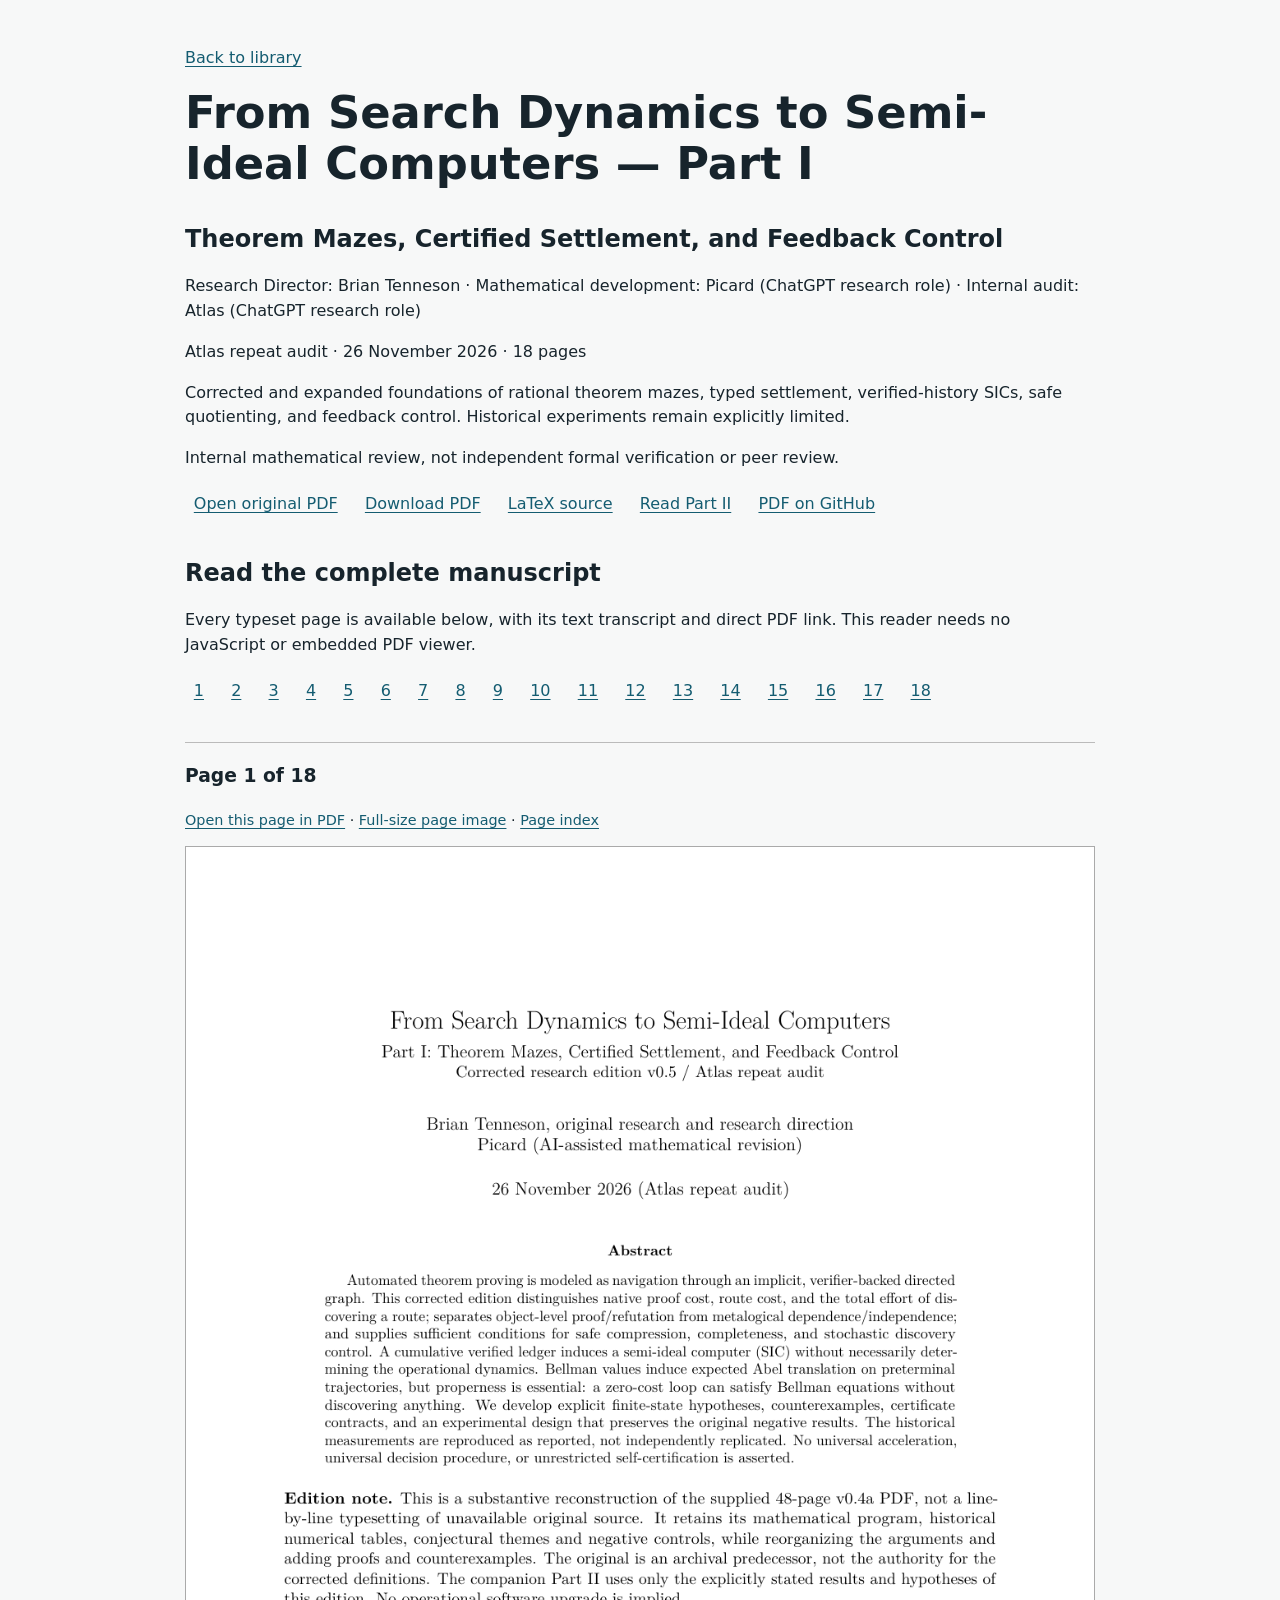
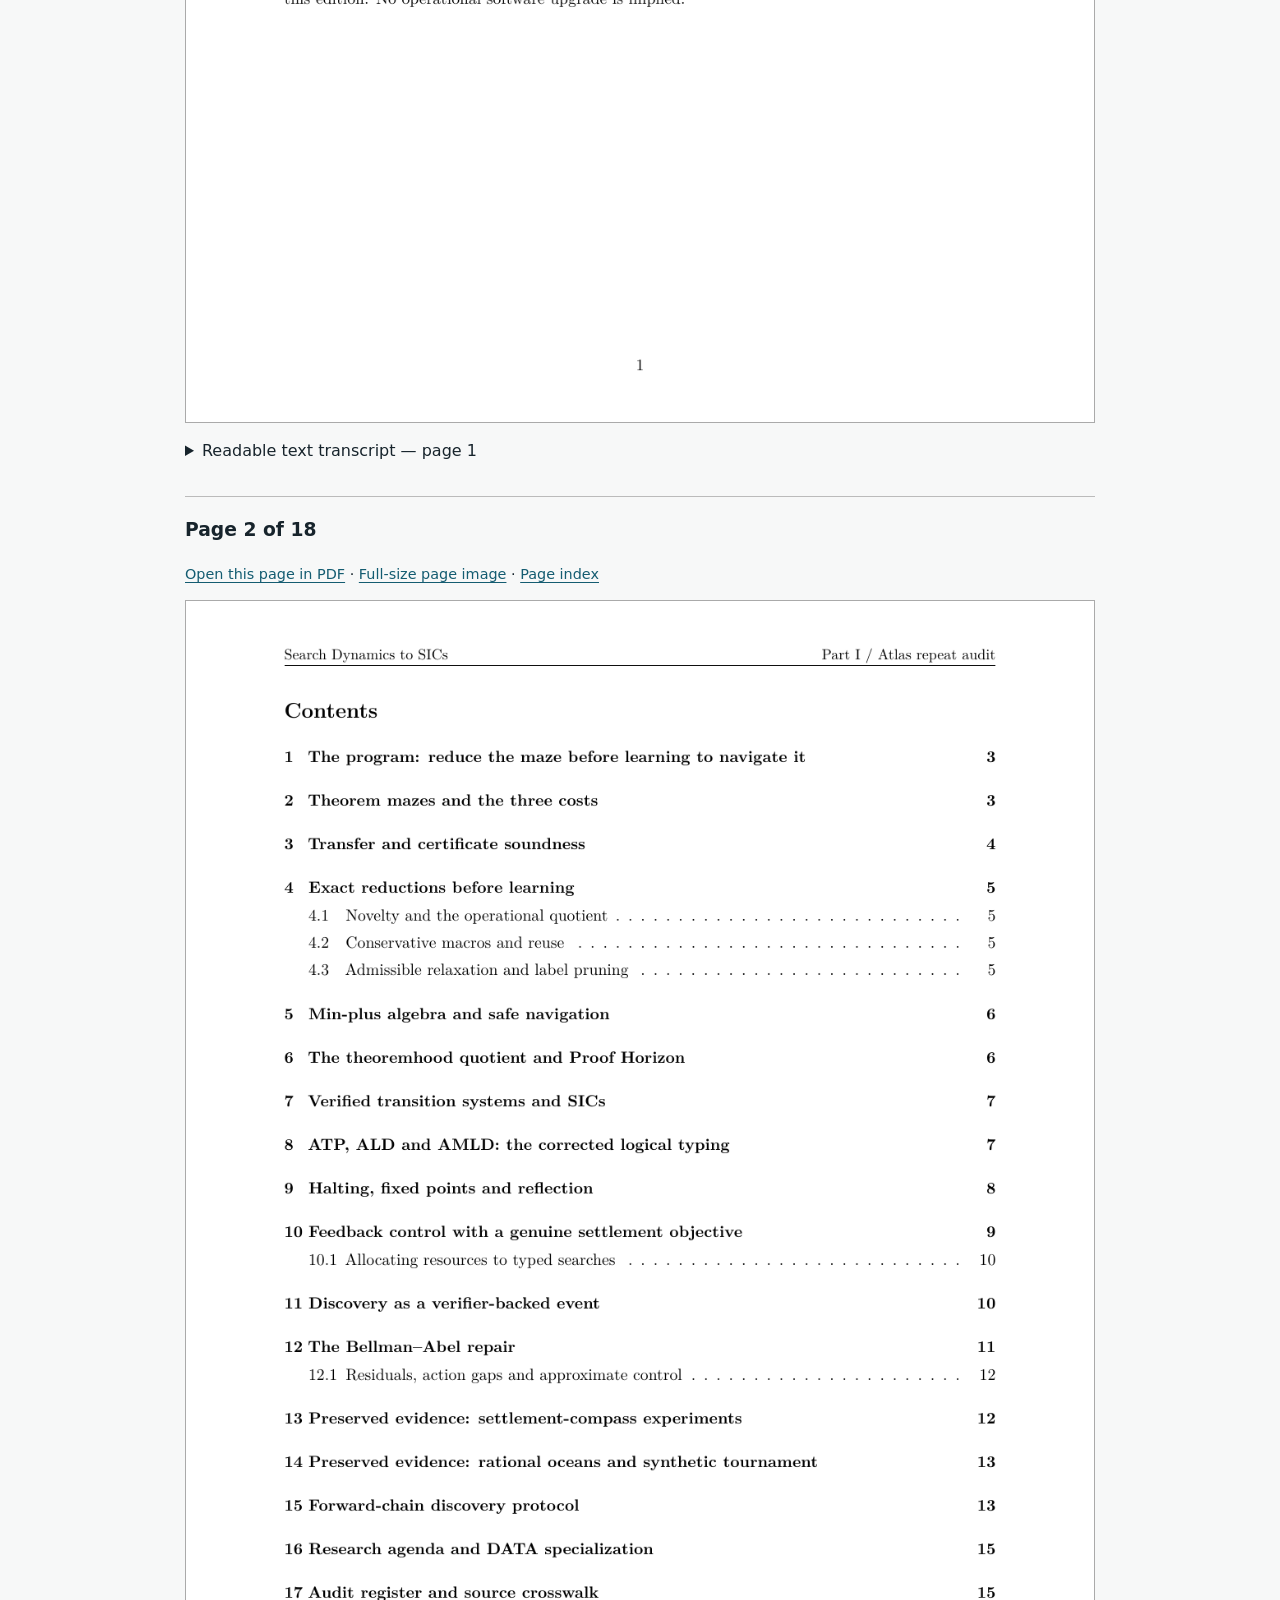
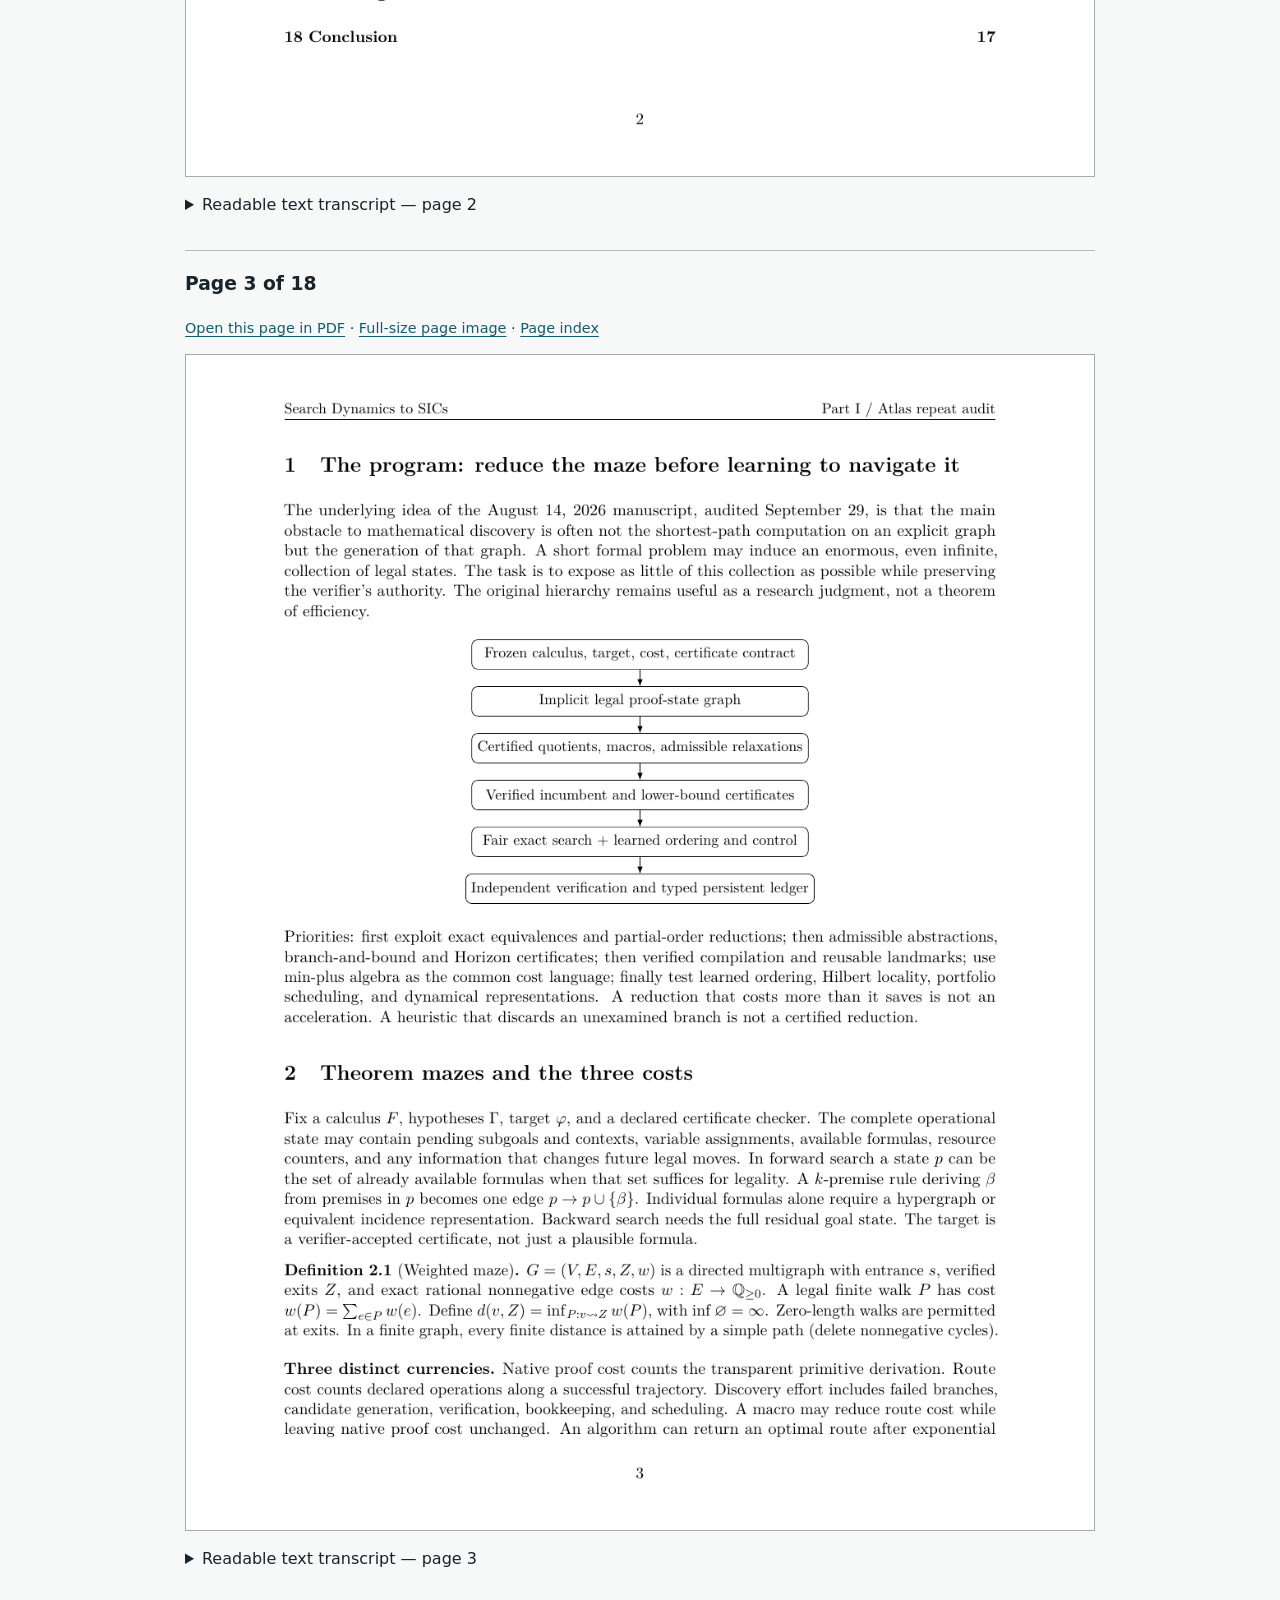
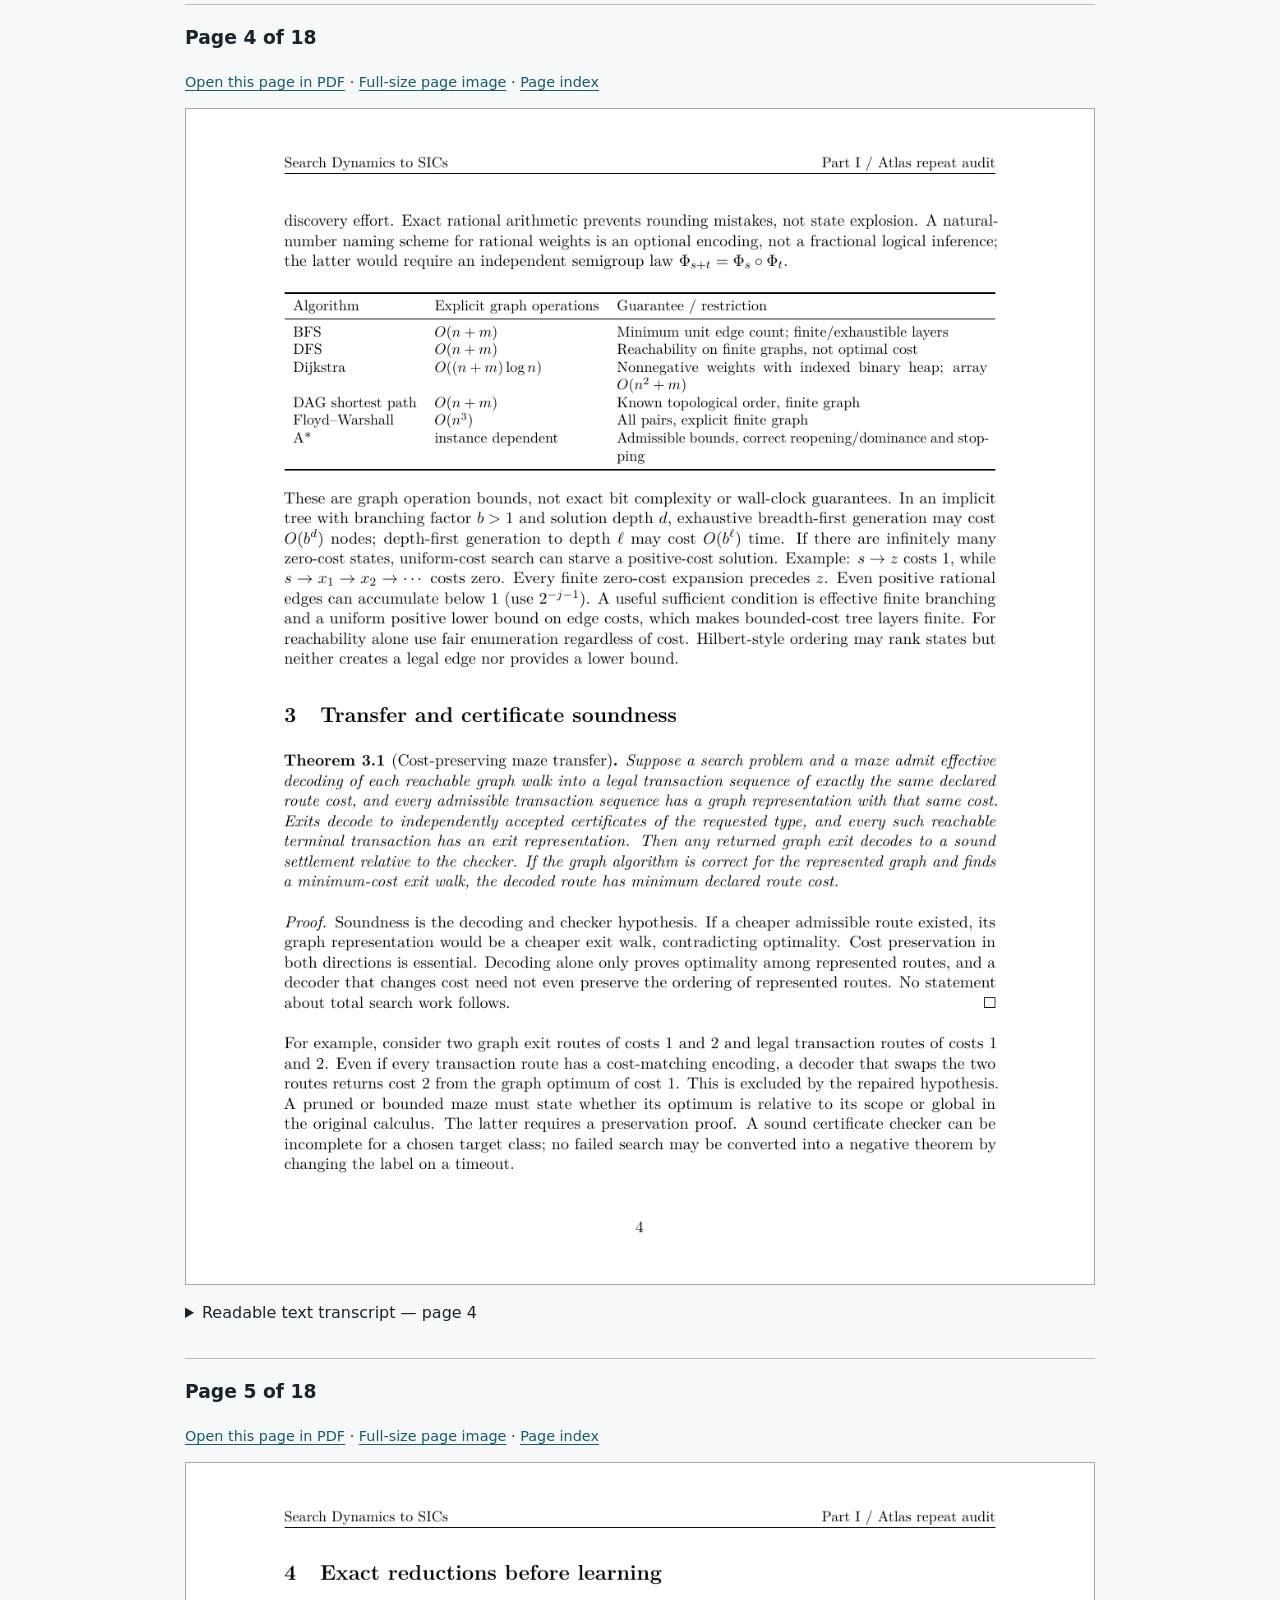
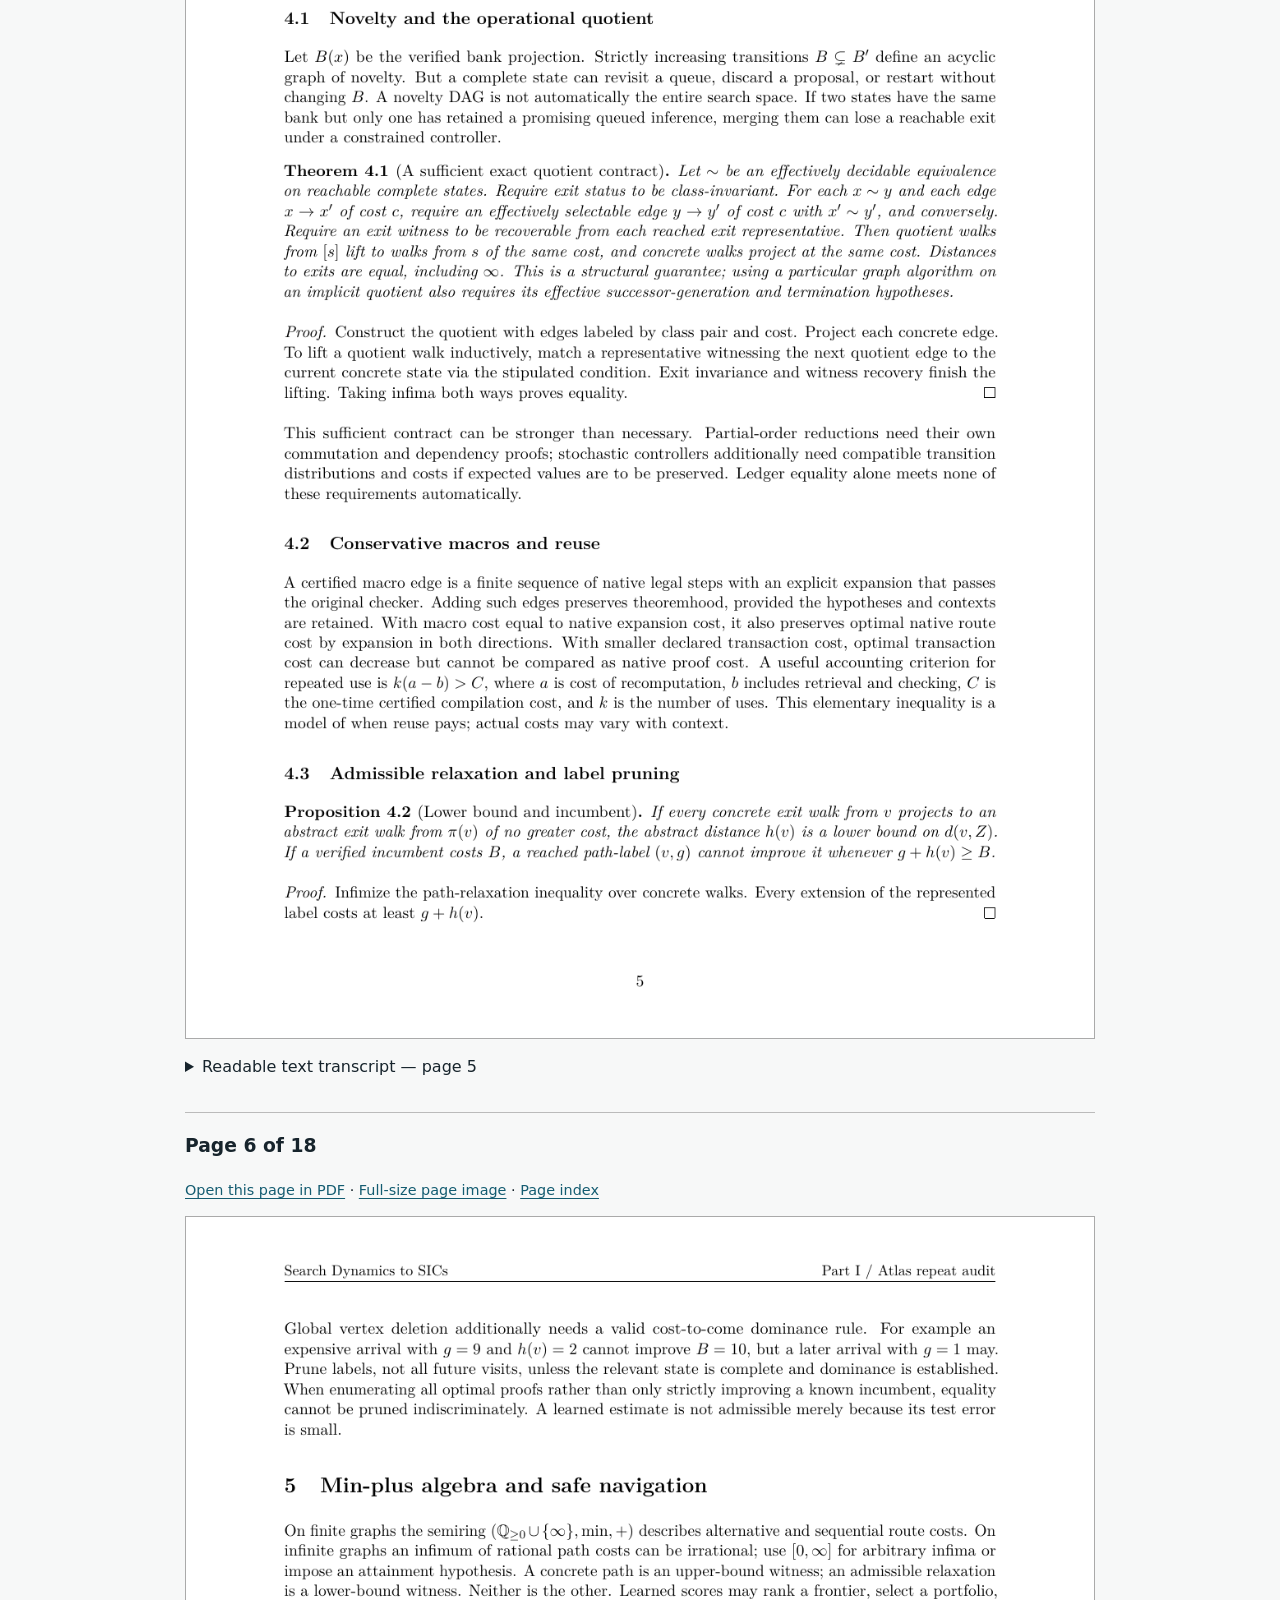
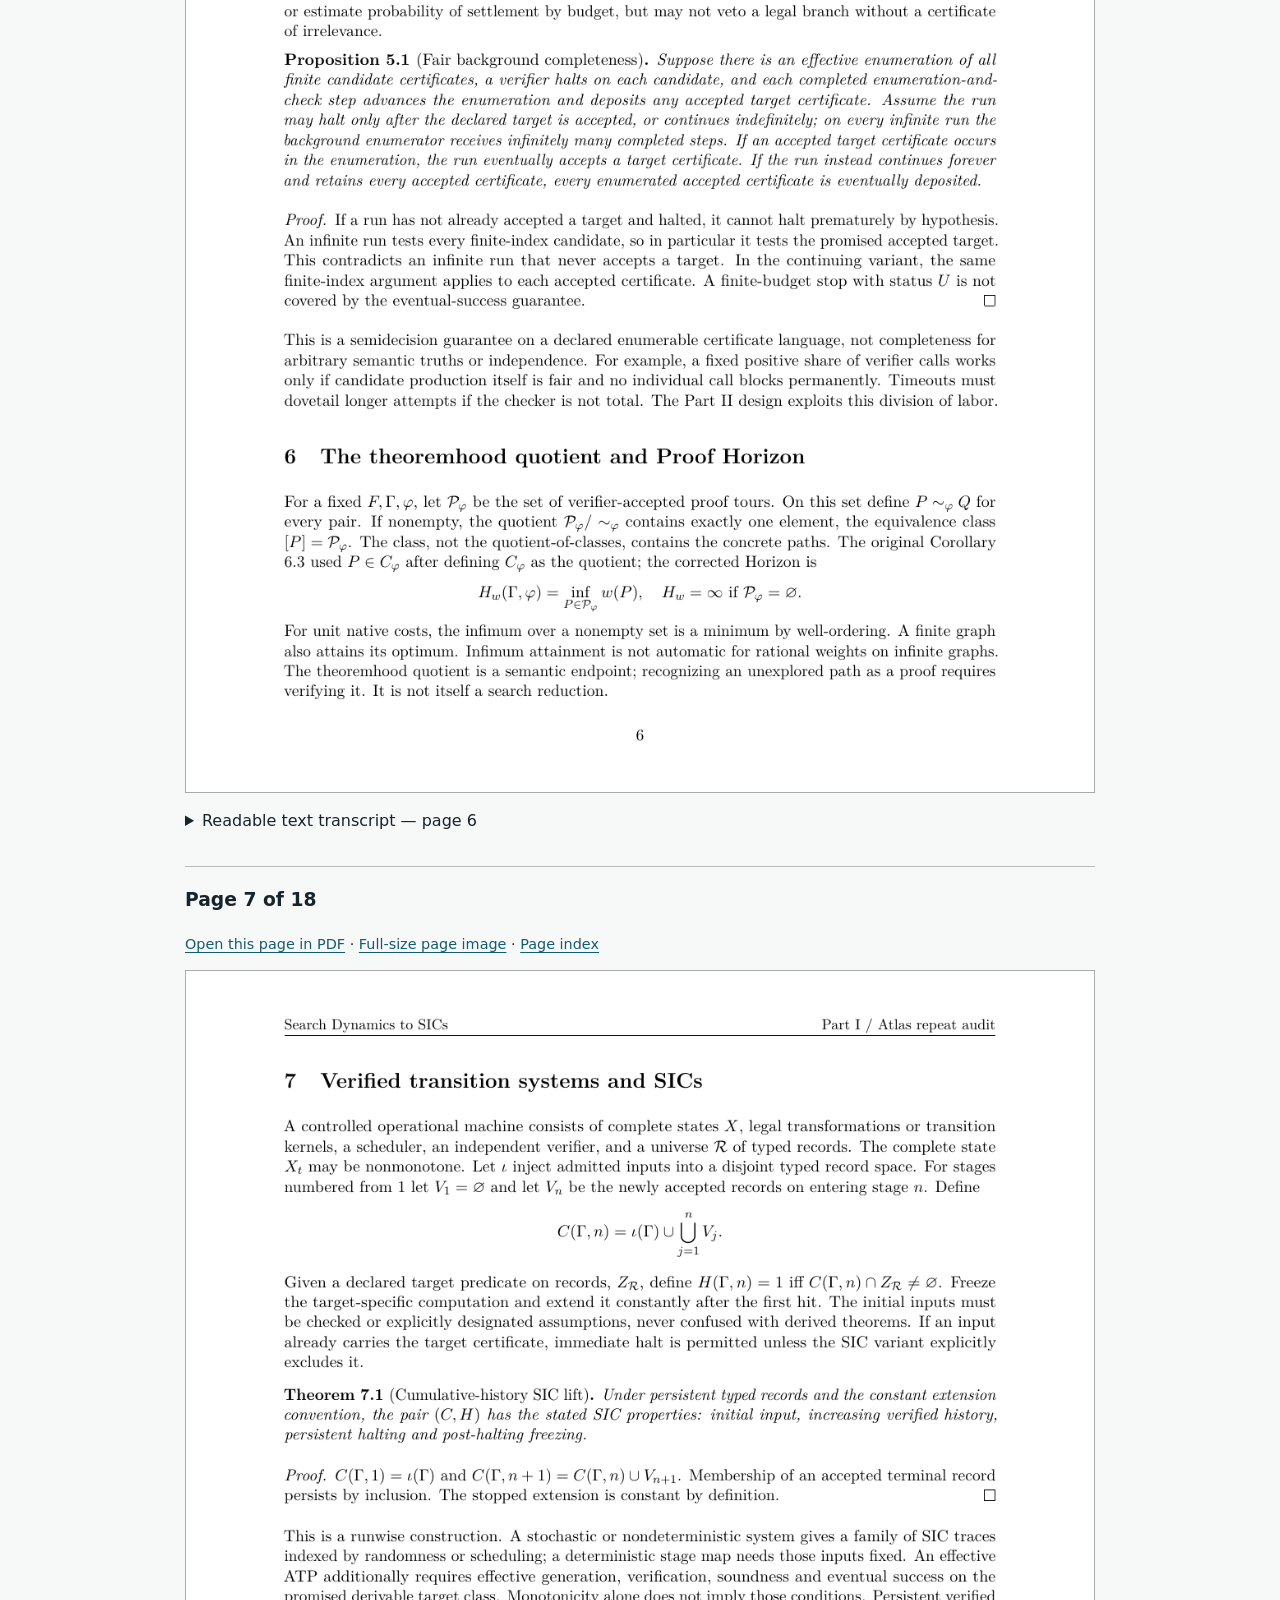
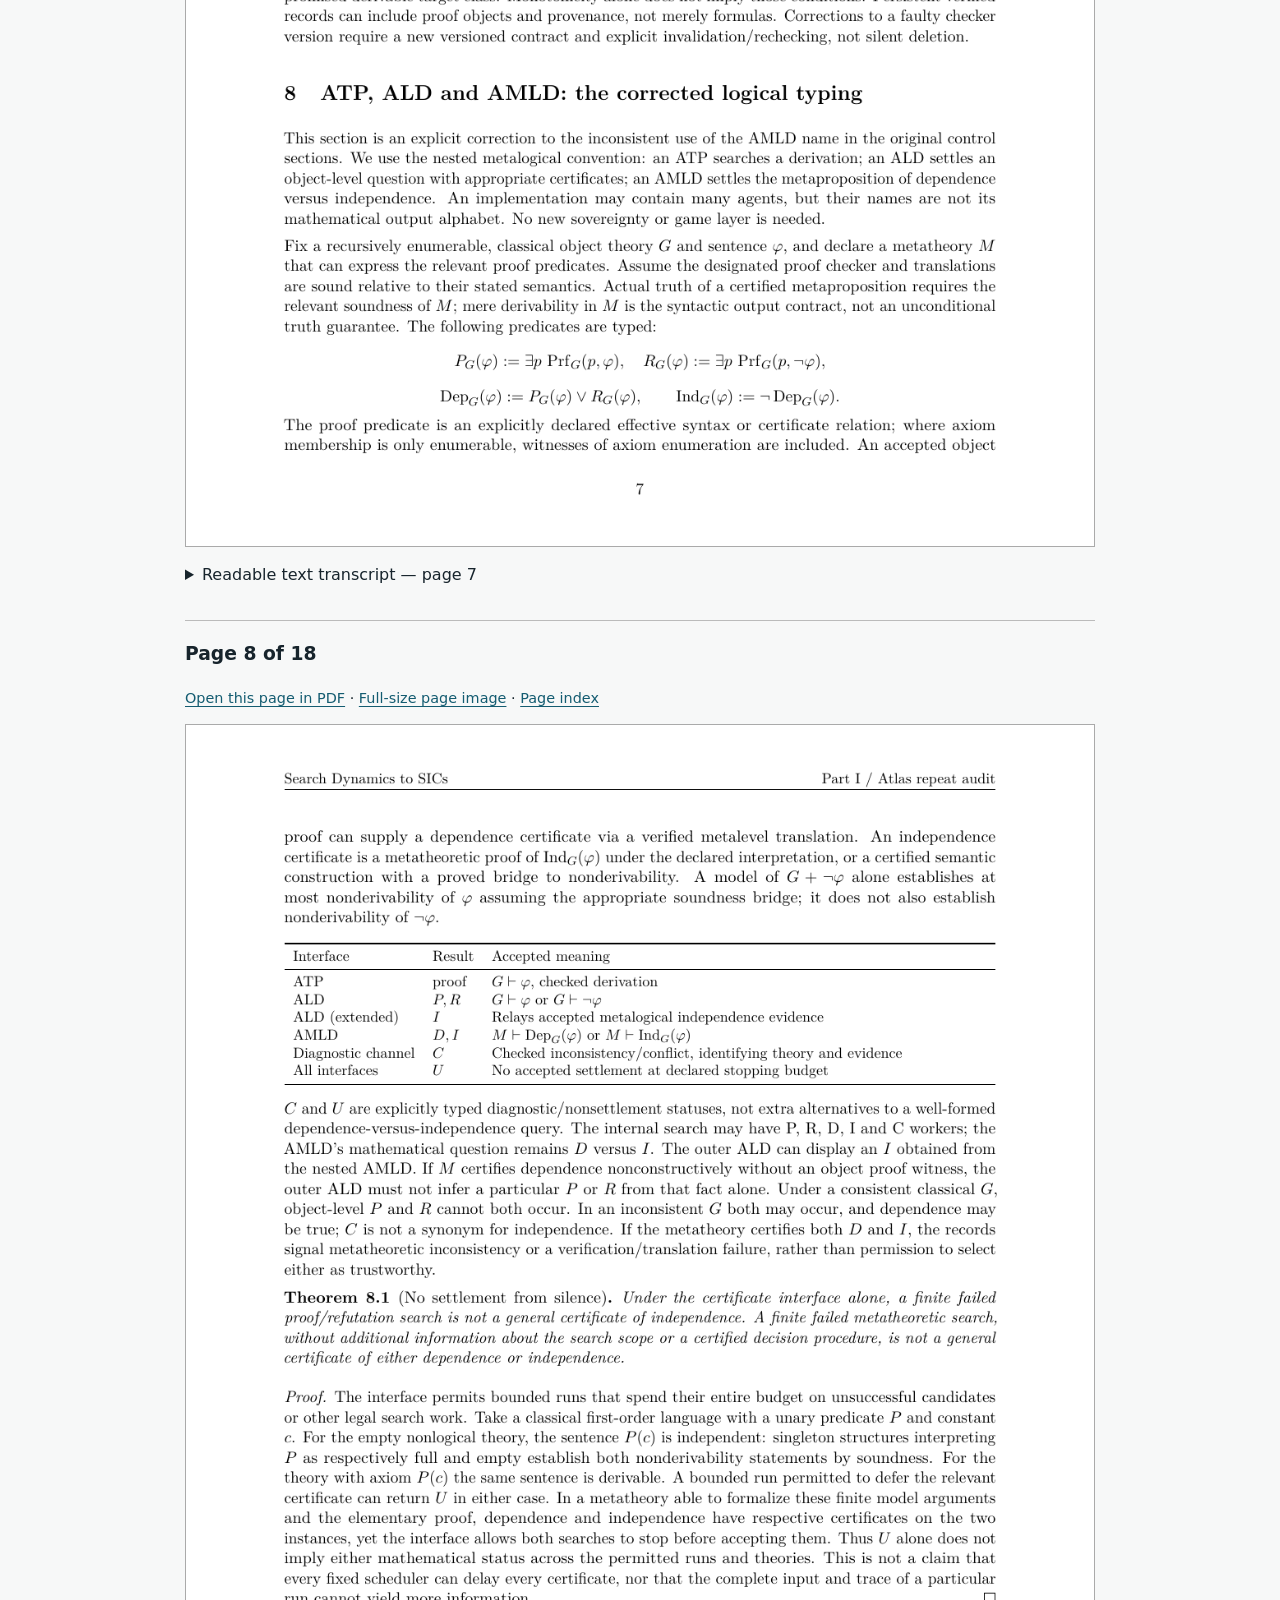
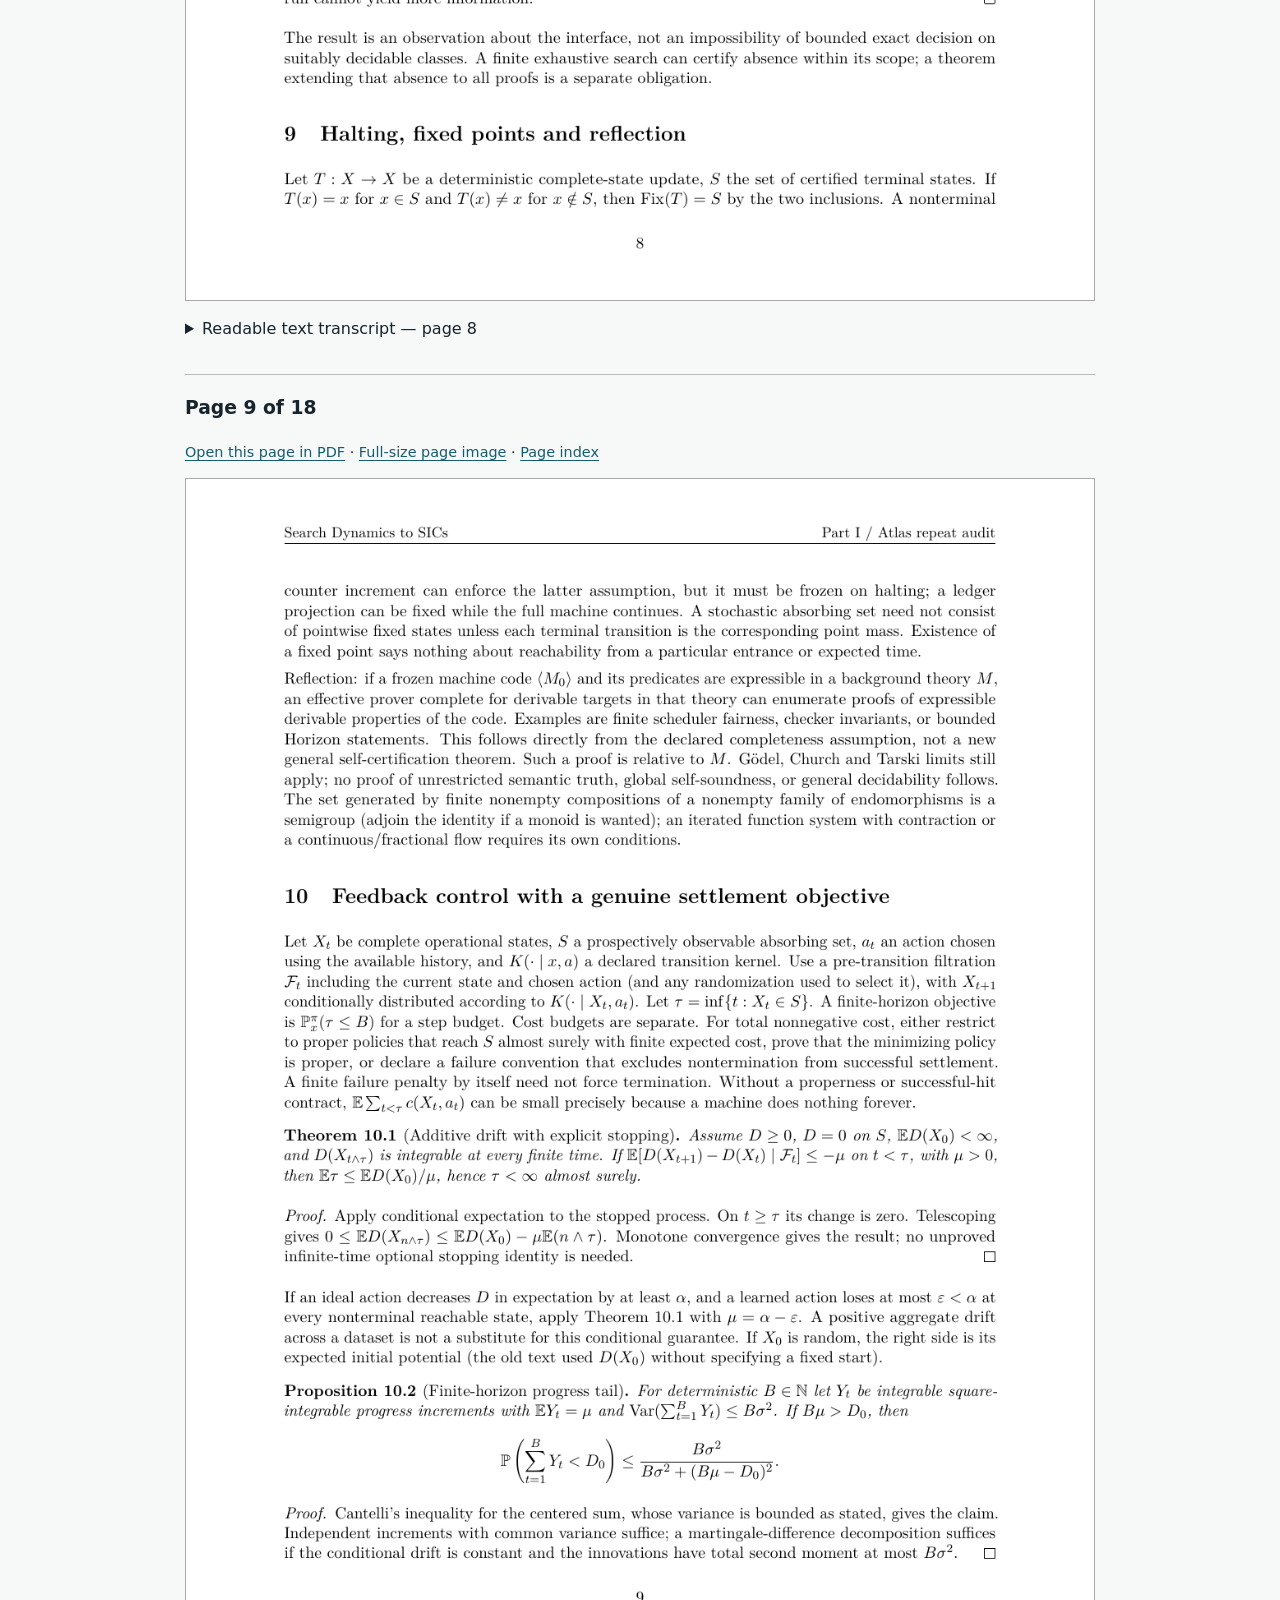
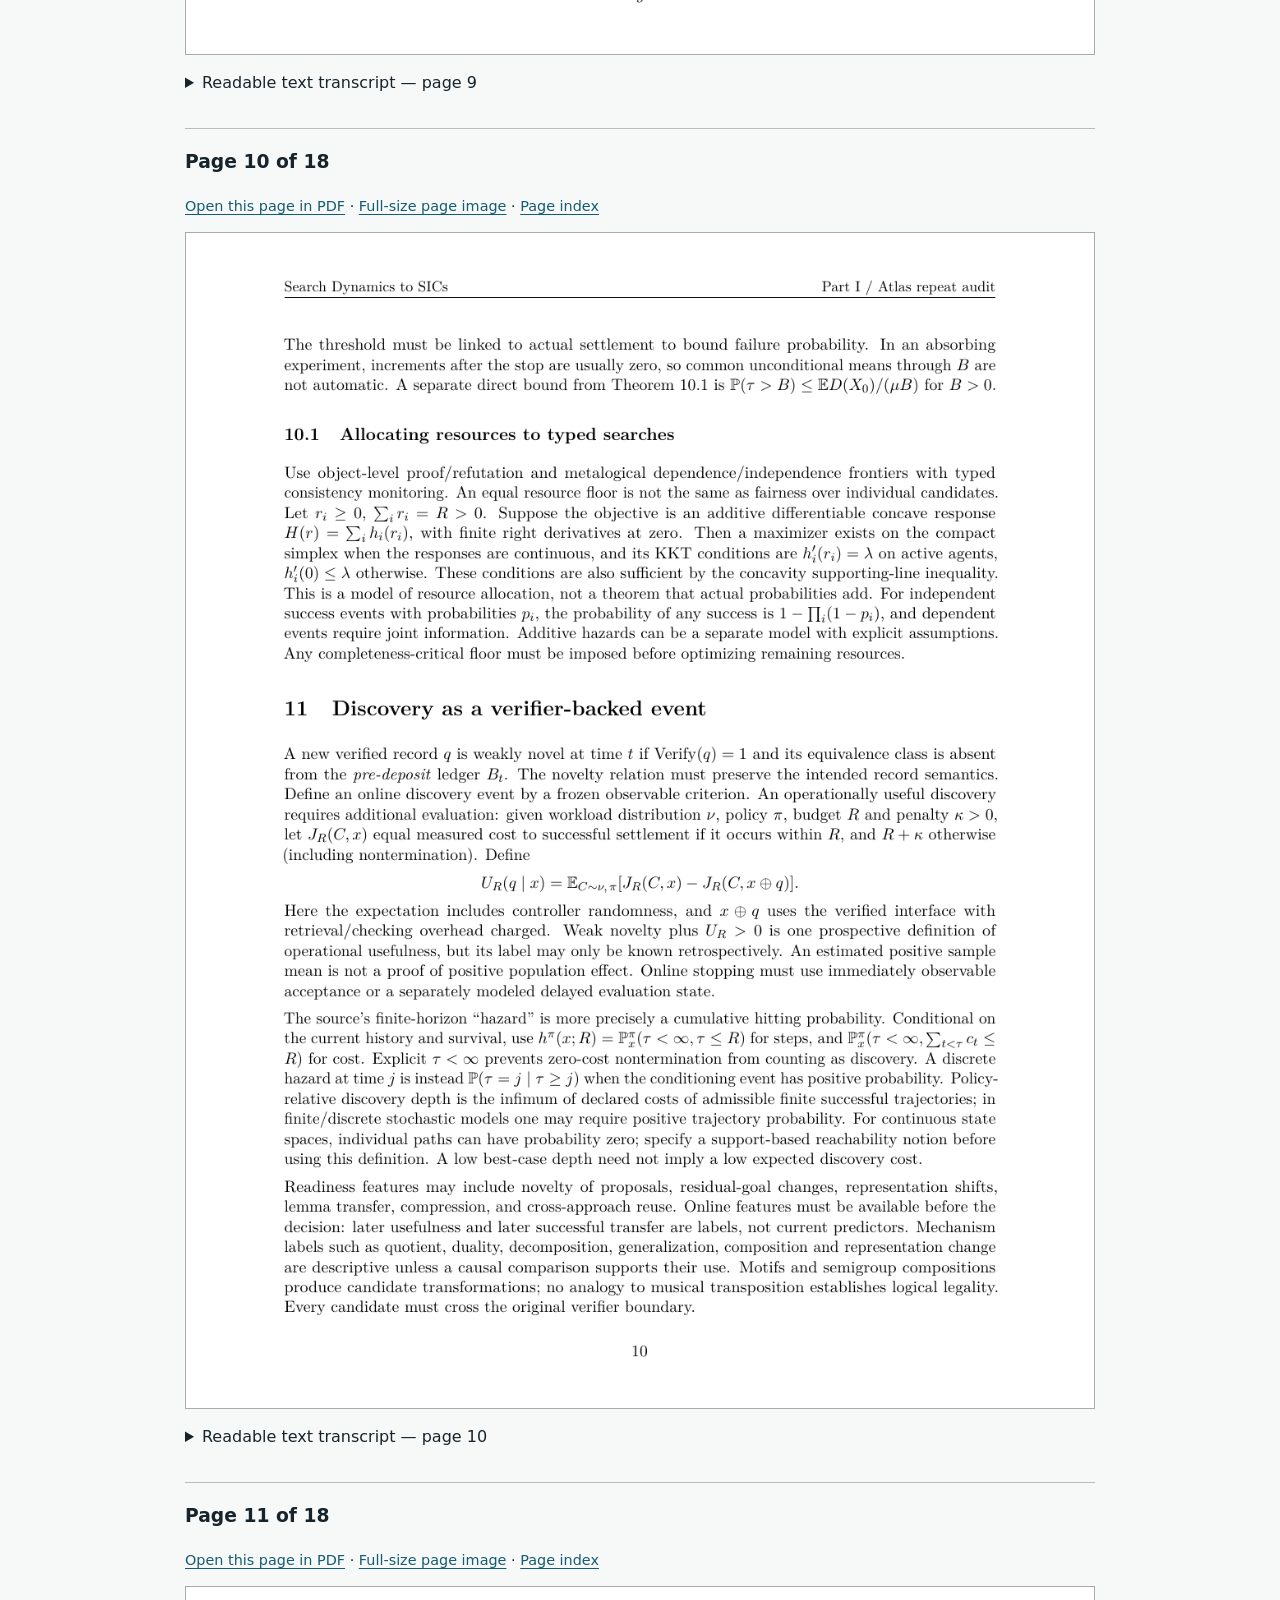
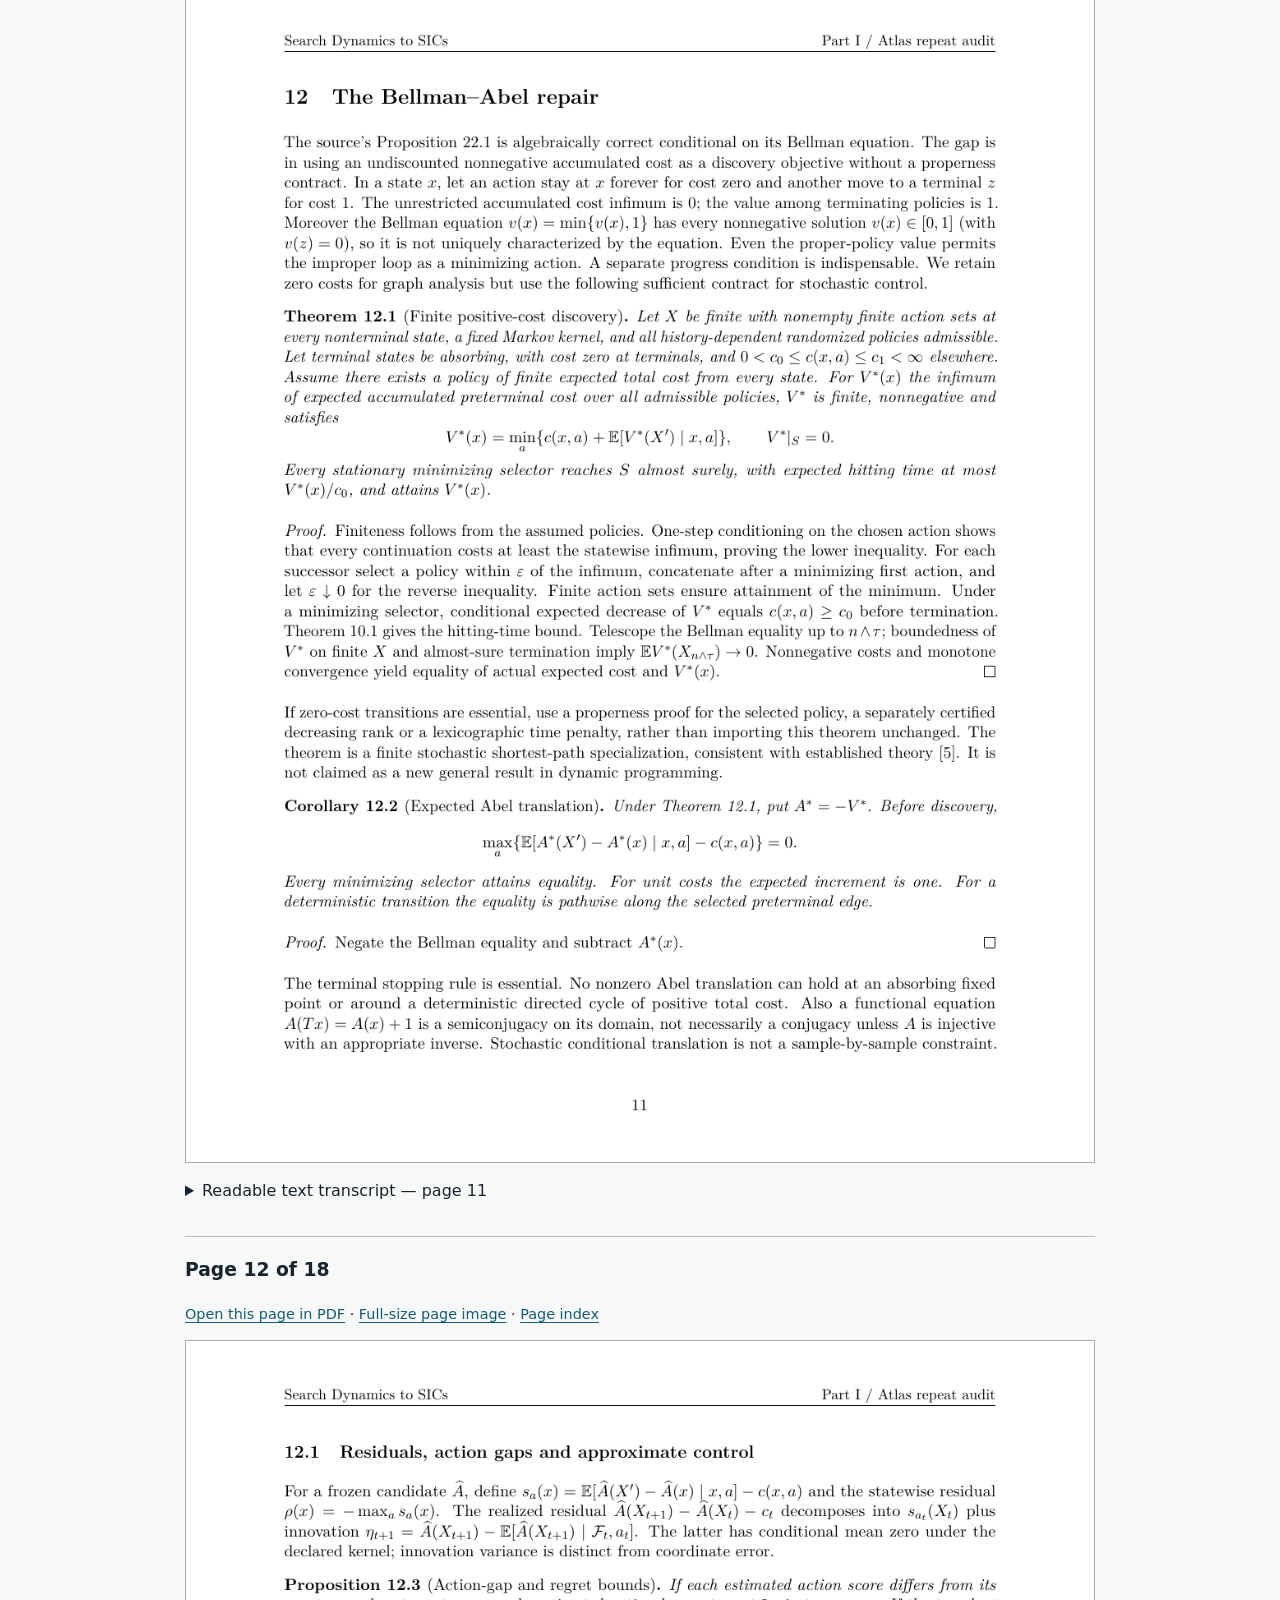
<file: docs/search_dynamics_sic_part_i_atlas_repeat.html>
<!doctype html><html lang="en"><head><meta charset="utf-8"><meta name="viewport" content="width=device-width, initial-scale=1"><title>From Search Dynamics to Semi-Ideal Computers — Part I</title><link rel="stylesheet" href="assets/style.css"><style>main{max-width:970px;margin:auto;padding:clamp(12px,3vw,30px)}nav{display:flex;flex-wrap:wrap;gap:.6rem;margin:1rem 0}nav a{padding:.35rem .55rem}.paper-page{margin:2rem 0;border-top:1px solid #bbb;scroll-margin-top:1rem}img{display:block;width:100%;height:auto;border:1px solid #aaa;background:white}pre{white-space:pre-wrap;overflow-wrap:anywhere;font:.95rem/1.5 ui-monospace,monospace}a{overflow-wrap:anywhere}details{margin:1rem 0}.fallback{font-size:.9rem}</style></head><body><main><p><a href="index.html">Back to library</a></p><h1>From Search Dynamics to Semi-Ideal Computers — Part I</h1><h2>Theorem Mazes, Certified Settlement, and Feedback Control</h2><p>Research Director: Brian Tenneson · Mathematical development: Picard (ChatGPT research role) · Internal audit: Atlas (ChatGPT research role)</p><p>Atlas repeat audit · 26 November 2026 · 18 pages</p><p>Corrected and expanded foundations of rational theorem mazes, typed settlement, verified-history SICs, safe quotienting, and feedback control. Historical experiments remain explicitly limited.</p><p>Internal mathematical review, not independent formal verification or peer review.</p><nav aria-label="Manuscript links"><a href="library/01_Core_Theory/Picard/From_Search_Dynamics_to_Semi-Ideal_Computers_Part_I_Correctedv2v2.pdf" target="_blank" rel="noopener">Open original PDF</a><a href="library/01_Core_Theory/Picard/From_Search_Dynamics_to_Semi-Ideal_Computers_Part_I_Correctedv2v2.pdf" download>Download PDF</a><a href="library/01_Core_Theory/Picard/From_Search_Dynamics_to_Semi-Ideal_Computers_Part_I_Correctedv2v2.tex" download>LaTeX source</a><a href="search_dynamics_sic_part_ii_atlas_repeat.html">Read Part II</a><a href="https://github.com/btenneson/Mathematics-of-certifiable-self-improvement/blob/main/docs/library/01_Core_Theory/Picard/From_Search_Dynamics_to_Semi-Ideal_Computers_Part_I_Correctedv2v2.pdf" target="_blank" rel="noopener">PDF on GitHub</a></nav><h2 id="pages">Read the complete manuscript</h2><p>Every typeset page is available below, with its text transcript and direct PDF link. This reader needs no JavaScript or embedded PDF viewer.</p><nav aria-label="Jump to page"><a href="#page-1">1</a> <a href="#page-2">2</a> <a href="#page-3">3</a> <a href="#page-4">4</a> <a href="#page-5">5</a> <a href="#page-6">6</a> <a href="#page-7">7</a> <a href="#page-8">8</a> <a href="#page-9">9</a> <a href="#page-10">10</a> <a href="#page-11">11</a> <a href="#page-12">12</a> <a href="#page-13">13</a> <a href="#page-14">14</a> <a href="#page-15">15</a> <a href="#page-16">16</a> <a href="#page-17">17</a> <a href="#page-18">18</a></nav>
<section class="paper-page" id="page-1"><h3>Page 1 of 18</h3><p class="fallback"><a href="library/01_Core_Theory/Picard/From_Search_Dynamics_to_Semi-Ideal_Computers_Part_I_Correctedv2v2.pdf#page=1" target="_blank" rel="noopener">Open this page in PDF</a> · <a href="assets/search_dynamics_sic_part_i_atlas_repeat/page-01.png" target="_blank" rel="noopener">Full-size page image</a> · <a href="#pages">Page index</a></p><a href="assets/search_dynamics_sic_part_i_atlas_repeat/page-01.png"><img  decoding="async" src="assets/search_dynamics_sic_part_i_atlas_repeat/page-01.png" alt="Typeset manuscript page 1"></a><details><summary>Readable text transcript — page 1</summary><pre>From Search Dynamics to Semi-Ideal Computers
              Part I: Theorem Mazes, Certified Settlement, and Feedback Control
                          Corrected research edition v0.5 / Atlas repeat audit


                     Brian Tenneson, original research and research direction
                           Picard (AI-assisted mathematical revision)

                                26 November 2026 (Atlas repeat audit)


                                                   Abstract

         Automated theorem proving is modeled as navigation through an implicit, verifier-backed directed
     graph. This corrected edition distinguishes native proof cost, route cost, and the total effort of dis-
     covering a route; separates object-level proof/refutation from metalogical dependence/independence;
     and supplies sufficient conditions for safe compression, completeness, and stochastic discovery
     control. A cumulative verified ledger induces a semi-ideal computer (SIC) without necessarily deter-
     mining the operational dynamics. Bellman values induce expected Abel translation on preterminal
     trajectories, but properness is essential: a zero-cost loop can satisfy Bellman equations without
     discovering anything. We develop explicit finite-state hypotheses, counterexamples, certificate
     contracts, and an experimental design that preserves the original negative results. The historical
     measurements are reproduced as reported, not independently replicated. No universal acceleration,
     universal decision procedure, or unrestricted self-certification is asserted.

Edition note. This is a substantive reconstruction of the supplied 48-page v0.4a PDF, not a line-
by-line typesetting of unavailable original source. It retains its mathematical program, historical
numerical tables, conjectural themes and negative controls, while reorganizing the arguments and
adding proofs and counterexamples. The original is an archival predecessor, not the authority for the
corrected definitions. The companion Part II uses only the explicitly stated results and hypotheses of
this edition. No operational software upgrade is implied.




                                                       1</pre></details></section>
<section class="paper-page" id="page-2"><h3>Page 2 of 18</h3><p class="fallback"><a href="library/01_Core_Theory/Picard/From_Search_Dynamics_to_Semi-Ideal_Computers_Part_I_Correctedv2v2.pdf#page=2" target="_blank" rel="noopener">Open this page in PDF</a> · <a href="assets/search_dynamics_sic_part_i_atlas_repeat/page-02.png" target="_blank" rel="noopener">Full-size page image</a> · <a href="#pages">Page index</a></p><a href="assets/search_dynamics_sic_part_i_atlas_repeat/page-02.png"><img loading="lazy" decoding="async" src="assets/search_dynamics_sic_part_i_atlas_repeat/page-02.png" alt="Typeset manuscript page 2"></a><details><summary>Readable text transcript — page 2</summary><pre>Search Dynamics to SICs                                                         Part I / Atlas repeat audit


Contents

1 The program: reduce the maze before learning to navigate it                                            3

2 Theorem mazes and the three costs                                                                      3

3 Transfer and certificate soundness                                                                     4

4 Exact reductions before learning                                                                       5
   4.1   Novelty and the operational quotient . . . . . . . . . . . . . . . . . . . . . . . . . . . .    5
   4.2   Conservative macros and reuse . . . . . . . . . . . . . . . . . . . . . . . . . . . . . . .     5
   4.3 Admissible relaxation and label pruning . . . . . . . . . . . . . . . . . . . . . . . . . .       5

5 Min-plus algebra and safe navigation                                                                   6

6 The theoremhood quotient and Proof Horizon                                                             6

7 Verified transition systems and SICs                                                                   7

8 ATP, ALD and AMLD: the corrected logical typing                                                        7

9 Halting, fixed points and reflection                                                                   8

10 Feedback control with a genuine settlement objective                                                  9
   10.1 Allocating resources to typed searches . . . . . . . . . . . . . . . . . . . . . . . . . . .    10

11 Discovery as a verifier-backed event                                                                 10

12 The Bellman–Abel repair                                                                              11
   12.1 Residuals, action gaps and approximate control . . . . . . . . . . . . . . . . . . . . . .      12

13 Preserved evidence: settlement-compass experiments                                                   12

14 Preserved evidence: rational oceans and synthetic tournament                                         13

15 Forward-chain discovery protocol                                                                     13

16 Research agenda and DATA specialization                                                              15

17 Audit register and source crosswalk                                                                  15

18 Conclusion                                                                                           17




                                                    2</pre></details></section>
<section class="paper-page" id="page-3"><h3>Page 3 of 18</h3><p class="fallback"><a href="library/01_Core_Theory/Picard/From_Search_Dynamics_to_Semi-Ideal_Computers_Part_I_Correctedv2v2.pdf#page=3" target="_blank" rel="noopener">Open this page in PDF</a> · <a href="assets/search_dynamics_sic_part_i_atlas_repeat/page-03.png" target="_blank" rel="noopener">Full-size page image</a> · <a href="#pages">Page index</a></p><a href="assets/search_dynamics_sic_part_i_atlas_repeat/page-03.png"><img loading="lazy" decoding="async" src="assets/search_dynamics_sic_part_i_atlas_repeat/page-03.png" alt="Typeset manuscript page 3"></a><details><summary>Readable text transcript — page 3</summary><pre>Search Dynamics to SICs                                                             Part I / Atlas repeat audit


1    The program: reduce the maze before learning to navigate it

The underlying idea of the August 14, 2026 manuscript, audited September 29, is that the main
obstacle to mathematical discovery is often not the shortest-path computation on an explicit graph
but the generation of that graph. A short formal problem may induce an enormous, even infinite,
collection of legal states. The task is to expose as little of this collection as possible while preserving
the verifier’s authority. The original hierarchy remains useful as a research judgment, not a theorem
of efficiency.

                              Frozen calculus, target, cost, certificate contract


                                      Implicit legal proof-state graph


                             Certified quotients, macros, admissible relaxations


                              Verified incumbent and lower-bound certificates


                             Fair exact search + learned ordering and control


                            Independent verification and typed persistent ledger


Priorities: first exploit exact equivalences and partial-order reductions; then admissible abstractions,
branch-and-bound and Horizon certificates; then verified compilation and reusable landmarks; use
min-plus algebra as the common cost language; finally test learned ordering, Hilbert locality, portfolio
scheduling, and dynamical representations. A reduction that costs more than it saves is not an
acceleration. A heuristic that discards an unexamined branch is not a certified reduction.


2    Theorem mazes and the three costs

Fix a calculus F , hypotheses Γ, target φ, and a declared certificate checker. The complete operational
state may contain pending subgoals and contexts, variable assignments, available formulas, resource
counters, and any information that changes future legal moves. In forward search a state p can be
the set of already available formulas when that set suffices for legality. A k-premise rule deriving β
from premises in p becomes one edge p → p ∪ {β}. Individual formulas alone require a hypergraph or
equivalent incidence representation. Backward search needs the full residual goal state. The target is
a verifier-accepted certificate, not just a plausible formula.
Definition 2.1 (Weighted maze). G = (V, E, s, Z, w) is a directed multigraph with entrance s, verified
exits Z, and exact rational nonnegative edge costs w : E → Q≥0 . A legal finite walk P has cost
w(P ) = e∈P w(e). Define d(v, Z) = inf P :v⇝Z w(P ), with inf ∅ = ∞. Zero-length walks are permitted
         P

at exits. In a finite graph, every finite distance is attained by a simple path (delete nonnegative cycles).

Three distinct currencies. Native proof cost counts the transparent primitive derivation. Route
cost counts declared operations along a successful trajectory. Discovery effort includes failed branches,
candidate generation, verification, bookkeeping, and scheduling. A macro may reduce route cost while
leaving native proof cost unchanged. An algorithm can return an optimal route after exponential

                                                      3</pre></details></section>
<section class="paper-page" id="page-4"><h3>Page 4 of 18</h3><p class="fallback"><a href="library/01_Core_Theory/Picard/From_Search_Dynamics_to_Semi-Ideal_Computers_Part_I_Correctedv2v2.pdf#page=4" target="_blank" rel="noopener">Open this page in PDF</a> · <a href="assets/search_dynamics_sic_part_i_atlas_repeat/page-04.png" target="_blank" rel="noopener">Full-size page image</a> · <a href="#pages">Page index</a></p><a href="assets/search_dynamics_sic_part_i_atlas_repeat/page-04.png"><img loading="lazy" decoding="async" src="assets/search_dynamics_sic_part_i_atlas_repeat/page-04.png" alt="Typeset manuscript page 4"></a><details><summary>Readable text transcript — page 4</summary><pre>Search Dynamics to SICs                                                         Part I / Atlas repeat audit


discovery effort. Exact rational arithmetic prevents rounding mistakes, not state explosion. A natural-
number naming scheme for rational weights is an optional encoding, not a fractional logical inference;
the latter would require an independent semigroup law Φs+t = Φs ◦ Φt .

 Algorithm            Explicit graph operations   Guarantee / restriction
 BFS                  O(n + m)                    Minimum unit edge count; finite/exhaustible layers
 DFS                  O(n + m)                    Reachability on finite graphs, not optimal cost
 Dijkstra             O((n + m) log n)            Nonnegative weights with indexed binary heap; array
                                                  O(n2 + m)
 DAG shortest path    O(n + m)                    Known topological order, finite graph
 Floyd–Warshall       O(n3 )                      All pairs, explicit finite graph
 A*                   instance dependent          Admissible bounds, correct reopening/dominance and stop-
                                                  ping

These are graph operation bounds, not exact bit complexity or wall-clock guarantees. In an implicit
tree with branching factor b &gt; 1 and solution depth d, exhaustive breadth-first generation may cost
O(bd ) nodes; depth-first generation to depth ℓ may cost O(bℓ ) time. If there are infinitely many
zero-cost states, uniform-cost search can starve a positive-cost solution. Example: s → z costs 1, while
s → x1 → x2 → · · · costs zero. Every finite zero-cost expansion precedes z. Even positive rational
edges can accumulate below 1 (use 2−j−1 ). A useful sufficient condition is effective finite branching
and a uniform positive lower bound on edge costs, which makes bounded-cost tree layers finite. For
reachability alone use fair enumeration regardless of cost. Hilbert-style ordering may rank states but
neither creates a legal edge nor provides a lower bound.


3    Transfer and certificate soundness

Theorem 3.1 (Cost-preserving maze transfer). Suppose a search problem and a maze admit effective
decoding of each reachable graph walk into a legal transaction sequence of exactly the same declared
route cost, and every admissible transaction sequence has a graph representation with that same cost.
Exits decode to independently accepted certificates of the requested type, and every such reachable
terminal transaction has an exit representation. Then any returned graph exit decodes to a sound
settlement relative to the checker. If the graph algorithm is correct for the represented graph and finds
a minimum-cost exit walk, the decoded route has minimum declared route cost.

Proof. Soundness is the decoding and checker hypothesis. If a cheaper admissible route existed, its
graph representation would be a cheaper exit walk, contradicting optimality. Cost preservation in
both directions is essential. Decoding alone only proves optimality among represented routes, and a
decoder that changes cost need not even preserve the ordering of represented routes. No statement
about total search work follows.

For example, consider two graph exit routes of costs 1 and 2 and legal transaction routes of costs 1
and 2. Even if every transaction route has a cost-matching encoding, a decoder that swaps the two
routes returns cost 2 from the graph optimum of cost 1. This is excluded by the repaired hypothesis.
A pruned or bounded maze must state whether its optimum is relative to its scope or global in
the original calculus. The latter requires a preservation proof. A sound certificate checker can be
incomplete for a chosen target class; no failed search may be converted into a negative theorem by
changing the label on a timeout.


                                                    4</pre></details></section>
<section class="paper-page" id="page-5"><h3>Page 5 of 18</h3><p class="fallback"><a href="library/01_Core_Theory/Picard/From_Search_Dynamics_to_Semi-Ideal_Computers_Part_I_Correctedv2v2.pdf#page=5" target="_blank" rel="noopener">Open this page in PDF</a> · <a href="assets/search_dynamics_sic_part_i_atlas_repeat/page-05.png" target="_blank" rel="noopener">Full-size page image</a> · <a href="#pages">Page index</a></p><a href="assets/search_dynamics_sic_part_i_atlas_repeat/page-05.png"><img loading="lazy" decoding="async" src="assets/search_dynamics_sic_part_i_atlas_repeat/page-05.png" alt="Typeset manuscript page 5"></a><details><summary>Readable text transcript — page 5</summary><pre>Search Dynamics to SICs                                                        Part I / Atlas repeat audit


4     Exact reductions before learning

4.1   Novelty and the operational quotient

Let B(x) be the verified bank projection. Strictly increasing transitions B ⊊ B ′ define an acyclic
graph of novelty. But a complete state can revisit a queue, discard a proposal, or restart without
changing B. A novelty DAG is not automatically the entire search space. If two states have the same
bank but only one has retained a promising queued inference, merging them can lose a reachable exit
under a constrained controller.

Theorem 4.1 (A sufficient exact quotient contract). Let ∼ be an effectively decidable equivalence
on reachable complete states. Require exit status to be class-invariant. For each x ∼ y and each edge
x → x′ of cost c, require an effectively selectable edge y → y ′ of cost c with x′ ∼ y ′ , and conversely.
Require an exit witness to be recoverable from each reached exit representative. Then quotient walks
from [s] lift to walks from s of the same cost, and concrete walks project at the same cost. Distances
to exits are equal, including ∞. This is a structural guarantee; using a particular graph algorithm on
an implicit quotient also requires its effective successor-generation and termination hypotheses.

Proof. Construct the quotient with edges labeled by class pair and cost. Project each concrete edge.
To lift a quotient walk inductively, match a representative witnessing the next quotient edge to the
current concrete state via the stipulated condition. Exit invariance and witness recovery finish the
lifting. Taking infima both ways proves equality.

This sufficient contract can be stronger than necessary. Partial-order reductions need their own
commutation and dependency proofs; stochastic controllers additionally need compatible transition
distributions and costs if expected values are to be preserved. Ledger equality alone meets none of
these requirements automatically.


4.2   Conservative macros and reuse

A certified macro edge is a finite sequence of native legal steps with an explicit expansion that passes
the original checker. Adding such edges preserves theoremhood, provided the hypotheses and contexts
are retained. With macro cost equal to native expansion cost, it also preserves optimal native route
cost by expansion in both directions. With smaller declared transaction cost, optimal transaction
cost can decrease but cannot be compared as native proof cost. A useful accounting criterion for
repeated use is k(a − b) &gt; C, where a is cost of recomputation, b includes retrieval and checking, C is
the one-time certified compilation cost, and k is the number of uses. This elementary inequality is a
model of when reuse pays; actual costs may vary with context.


4.3   Admissible relaxation and label pruning

Proposition 4.2 (Lower bound and incumbent). If every concrete exit walk from v projects to an
abstract exit walk from π(v) of no greater cost, the abstract distance h(v) is a lower bound on d(v, Z).
If a verified incumbent costs B, a reached path-label (v, g) cannot improve it whenever g + h(v) ≥ B.

Proof. Infimize the path-relaxation inequality over concrete walks. Every extension of the represented
label costs at least g + h(v).



                                                    5</pre></details></section>
<section class="paper-page" id="page-6"><h3>Page 6 of 18</h3><p class="fallback"><a href="library/01_Core_Theory/Picard/From_Search_Dynamics_to_Semi-Ideal_Computers_Part_I_Correctedv2v2.pdf#page=6" target="_blank" rel="noopener">Open this page in PDF</a> · <a href="assets/search_dynamics_sic_part_i_atlas_repeat/page-06.png" target="_blank" rel="noopener">Full-size page image</a> · <a href="#pages">Page index</a></p><a href="assets/search_dynamics_sic_part_i_atlas_repeat/page-06.png"><img loading="lazy" decoding="async" src="assets/search_dynamics_sic_part_i_atlas_repeat/page-06.png" alt="Typeset manuscript page 6"></a><details><summary>Readable text transcript — page 6</summary><pre>Search Dynamics to SICs                                                         Part I / Atlas repeat audit


Global vertex deletion additionally needs a valid cost-to-come dominance rule. For example an
expensive arrival with g = 9 and h(v) = 2 cannot improve B = 10, but a later arrival with g = 1 may.
Prune labels, not all future visits, unless the relevant state is complete and dominance is established.
When enumerating all optimal proofs rather than only strictly improving a known incumbent, equality
cannot be pruned indiscriminately. A learned estimate is not admissible merely because its test error
is small.


5    Min-plus algebra and safe navigation

On finite graphs the semiring (Q≥0 ∪ {∞}, min, +) describes alternative and sequential route costs. On
infinite graphs an infimum of rational path costs can be irrational; use [0, ∞] for arbitrary infima or
impose an attainment hypothesis. A concrete path is an upper-bound witness; an admissible relaxation
is a lower-bound witness. Neither is the other. Learned scores may rank a frontier, select a portfolio,
or estimate probability of settlement by budget, but may not veto a legal branch without a certificate
of irrelevance.
Proposition 5.1 (Fair background completeness). Suppose there is an effective enumeration of all
finite candidate certificates, a verifier halts on each candidate, and each completed enumeration-and-
check step advances the enumeration and deposits any accepted target certificate. Assume the run
may halt only after the declared target is accepted, or continues indefinitely; on every infinite run the
background enumerator receives infinitely many completed steps. If an accepted target certificate occurs
in the enumeration, the run eventually accepts a target certificate. If the run instead continues forever
and retains every accepted certificate, every enumerated accepted certificate is eventually deposited.

Proof. If a run has not already accepted a target and halted, it cannot halt prematurely by hypothesis.
An infinite run tests every finite-index candidate, so in particular it tests the promised accepted target.
This contradicts an infinite run that never accepts a target. In the continuing variant, the same
finite-index argument applies to each accepted certificate. A finite-budget stop with status U is not
covered by the eventual-success guarantee.

This is a semidecision guarantee on a declared enumerable certificate language, not completeness for
arbitrary semantic truths or independence. For example, a fixed positive share of verifier calls works
only if candidate production itself is fair and no individual call blocks permanently. Timeouts must
dovetail longer attempts if the checker is not total. The Part II design exploits this division of labor.


6    The theoremhood quotient and Proof Horizon

For a fixed F, Γ, φ, let Pφ be the set of verifier-accepted proof tours. On this set define P ∼φ Q for
every pair. If nonempty, the quotient Pφ / ∼φ contains exactly one element, the equivalence class
[P ] = Pφ . The class, not the quotient-of-classes, contains the concrete paths. The original Corollary
6.3 used P ∈ Cφ after defining Cφ as the quotient; the corrected Horizon is
                             Hw (Γ, φ) = inf w(P ),     Hw = ∞ if Pφ = ∅.
                                         P ∈Pφ

For unit native costs, the infimum over a nonempty set is a minimum by well-ordering. A finite graph
also attains its optimum. Infimum attainment is not automatic for rational weights on infinite graphs.
The theoremhood quotient is a semantic endpoint; recognizing an unexplored path as a proof requires
verifying it. It is not itself a search reduction.

                                                    6</pre></details></section>
<section class="paper-page" id="page-7"><h3>Page 7 of 18</h3><p class="fallback"><a href="library/01_Core_Theory/Picard/From_Search_Dynamics_to_Semi-Ideal_Computers_Part_I_Correctedv2v2.pdf#page=7" target="_blank" rel="noopener">Open this page in PDF</a> · <a href="assets/search_dynamics_sic_part_i_atlas_repeat/page-07.png" target="_blank" rel="noopener">Full-size page image</a> · <a href="#pages">Page index</a></p><a href="assets/search_dynamics_sic_part_i_atlas_repeat/page-07.png"><img loading="lazy" decoding="async" src="assets/search_dynamics_sic_part_i_atlas_repeat/page-07.png" alt="Typeset manuscript page 7"></a><details><summary>Readable text transcript — page 7</summary><pre>Search Dynamics to SICs                                                          Part I / Atlas repeat audit


7    Verified transition systems and SICs

A controlled operational machine consists of complete states X, legal transformations or transition
kernels, a scheduler, an independent verifier, and a universe R of typed records. The complete state
Xt may be nonmonotone. Let ι inject admitted inputs into a disjoint typed record space. For stages
numbered from 1 let V1 = ∅ and let Vn be the newly accepted records on entering stage n. Define
                                                            n
                                                            [
                                         C(Γ, n) = ι(Γ) ∪         Vj .
                                                            j=1

Given a declared target predicate on records, ZR , define H(Γ, n) = 1 iff C(Γ, n) ∩ ZR ̸= ∅. Freeze
the target-specific computation and extend it constantly after the first hit. The initial inputs must
be checked or explicitly designated assumptions, never confused with derived theorems. If an input
already carries the target certificate, immediate halt is permitted unless the SIC variant explicitly
excludes it.
Theorem 7.1 (Cumulative-history SIC lift). Under persistent typed records and the constant extension
convention, the pair (C, H) has the stated SIC properties: initial input, increasing verified history,
persistent halting and post-halting freezing.

Proof. C(Γ, 1) = ι(Γ) and C(Γ, n + 1) = C(Γ, n) ∪ Vn+1 . Membership of an accepted terminal record
persists by inclusion. The stopped extension is constant by definition.

This is a runwise construction. A stochastic or nondeterministic system gives a family of SIC traces
indexed by randomness or scheduling; a deterministic stage map needs those inputs fixed. An effective
ATP additionally requires effective generation, verification, soundness and eventual success on the
promised derivable target class. Monotonicity alone does not imply those conditions. Persistent verified
records can include proof objects and provenance, not merely formulas. Corrections to a faulty checker
version require a new versioned contract and explicit invalidation/rechecking, not silent deletion.


8    ATP, ALD and AMLD: the corrected logical typing

This section is an explicit correction to the inconsistent use of the AMLD name in the original control
sections. We use the nested metalogical convention: an ATP searches a derivation; an ALD settles an
object-level question with appropriate certificates; an AMLD settles the metaproposition of dependence
versus independence. An implementation may contain many agents, but their names are not its
mathematical output alphabet. No new sovereignty or game layer is needed.
Fix a recursively enumerable, classical object theory G and sentence φ, and declare a metatheory M
that can express the relevant proof predicates. Assume the designated proof checker and translations
are sound relative to their stated semantics. Actual truth of a certified metaproposition requires the
relevant soundness of M ; mere derivability in M is the syntactic output contract, not an unconditional
truth guarantee. The following predicates are typed:

                          PG (φ) := ∃p Prf G (p, φ),   RG (φ) := ∃p Prf G (p, ¬φ),

                      DepG (φ) := PG (φ) ∨ RG (φ),          IndG (φ) := ¬ DepG (φ).
The proof predicate is an explicitly declared effective syntax or certificate relation; where axiom
membership is only enumerable, witnesses of axiom enumeration are included. An accepted object

                                                       7</pre></details></section>
<section class="paper-page" id="page-8"><h3>Page 8 of 18</h3><p class="fallback"><a href="library/01_Core_Theory/Picard/From_Search_Dynamics_to_Semi-Ideal_Computers_Part_I_Correctedv2v2.pdf#page=8" target="_blank" rel="noopener">Open this page in PDF</a> · <a href="assets/search_dynamics_sic_part_i_atlas_repeat/page-08.png" target="_blank" rel="noopener">Full-size page image</a> · <a href="#pages">Page index</a></p><a href="assets/search_dynamics_sic_part_i_atlas_repeat/page-08.png"><img loading="lazy" decoding="async" src="assets/search_dynamics_sic_part_i_atlas_repeat/page-08.png" alt="Typeset manuscript page 8"></a><details><summary>Readable text transcript — page 8</summary><pre>Search Dynamics to SICs                                                          Part I / Atlas repeat audit


proof can supply a dependence certificate via a verified metalevel translation. An independence
certificate is a metatheoretic proof of IndG (φ) under the declared interpretation, or a certified semantic
construction with a proved bridge to nonderivability. A model of G + ¬φ alone establishes at
most nonderivability of φ assuming the appropriate soundness bridge; it does not also establish
nonderivability of ¬φ.

 Interface            Result   Accepted meaning
 ATP                  proof    G ⊢ φ, checked derivation
 ALD                  P, R     G ⊢ φ or G ⊢ ¬φ
 ALD (extended)       I        Relays accepted metalogical independence evidence
 AMLD                 D, I     M ⊢ DepG (φ) or M ⊢ IndG (φ)
 Diagnostic channel   C        Checked inconsistency/conflict, identifying theory and evidence
 All interfaces       U        No accepted settlement at declared stopping budget

C and U are explicitly typed diagnostic/nonsettlement statuses, not extra alternatives to a well-formed
dependence-versus-independence query. The internal search may have P, R, D, I and C workers; the
AMLD’s mathematical question remains D versus I. The outer ALD can display an I obtained from
the nested AMLD. If M certifies dependence nonconstructively without an object proof witness, the
outer ALD must not infer a particular P or R from that fact alone. Under a consistent classical G,
object-level P and R cannot both occur. In an inconsistent G both may occur, and dependence may
be true; C is not a synonym for independence. If the metatheory certifies both D and I, the records
signal metatheoretic inconsistency or a verification/translation failure, rather than permission to select
either as trustworthy.
Theorem 8.1 (No settlement from silence). Under the certificate interface alone, a finite failed
proof/refutation search is not a general certificate of independence. A finite failed metatheoretic search,
without additional information about the search scope or a certified decision procedure, is not a general
certificate of either dependence or independence.

Proof. The interface permits bounded runs that spend their entire budget on unsuccessful candidates
or other legal search work. Take a classical first-order language with a unary predicate P and constant
c. For the empty nonlogical theory, the sentence P (c) is independent: singleton structures interpreting
P as respectively full and empty establish both nonderivability statements by soundness. For the
theory with axiom P (c) the same sentence is derivable. A bounded run permitted to defer the relevant
certificate can return U in either case. In a metatheory able to formalize these finite model arguments
and the elementary proof, dependence and independence have respective certificates on the two
instances, yet the interface allows both searches to stop before accepting them. Thus U alone does not
imply either mathematical status across the permitted runs and theories. This is not a claim that
every fixed scheduler can delay every certificate, nor that the complete input and trace of a particular
run cannot yield more information.

The result is an observation about the interface, not an impossibility of bounded exact decision on
suitably decidable classes. A finite exhaustive search can certify absence within its scope; a theorem
extending that absence to all proofs is a separate obligation.


9    Halting, fixed points and reflection

Let T : X → X be a deterministic complete-state update, S the set of certified terminal states. If
T (x) = x for x ∈ S and T (x) ̸= x for x ∈
                                         / S, then Fix(T ) = S by the two inclusions. A nonterminal

                                                     8</pre></details></section>
<section class="paper-page" id="page-9"><h3>Page 9 of 18</h3><p class="fallback"><a href="library/01_Core_Theory/Picard/From_Search_Dynamics_to_Semi-Ideal_Computers_Part_I_Correctedv2v2.pdf#page=9" target="_blank" rel="noopener">Open this page in PDF</a> · <a href="assets/search_dynamics_sic_part_i_atlas_repeat/page-09.png" target="_blank" rel="noopener">Full-size page image</a> · <a href="#pages">Page index</a></p><a href="assets/search_dynamics_sic_part_i_atlas_repeat/page-09.png"><img loading="lazy" decoding="async" src="assets/search_dynamics_sic_part_i_atlas_repeat/page-09.png" alt="Typeset manuscript page 9"></a><details><summary>Readable text transcript — page 9</summary><pre>Search Dynamics to SICs                                                            Part I / Atlas repeat audit


counter increment can enforce the latter assumption, but it must be frozen on halting; a ledger
projection can be fixed while the full machine continues. A stochastic absorbing set need not consist
of pointwise fixed states unless each terminal transition is the corresponding point mass. Existence of
a fixed point says nothing about reachability from a particular entrance or expected time.
Reflection: if a frozen machine code ⟨M0 ⟩ and its predicates are expressible in a background theory M ,
an effective prover complete for derivable targets in that theory can enumerate proofs of expressible
derivable properties of the code. Examples are finite scheduler fairness, checker invariants, or bounded
Horizon statements. This follows directly from the declared completeness assumption, not a new
general self-certification theorem. Such a proof is relative to M . Gödel, Church and Tarski limits still
apply; no proof of unrestricted semantic truth, global self-soundness, or general decidability follows.
The set generated by finite nonempty compositions of a nonempty family of endomorphisms is a
semigroup (adjoin the identity if a monoid is wanted); an iterated function system with contraction or
a continuous/fractional flow requires its own conditions.


10     Feedback control with a genuine settlement objective

Let Xt be complete operational states, S a prospectively observable absorbing set, at an action chosen
using the available history, and K(· | x, a) a declared transition kernel. Use a pre-transition filtration
Ft including the current state and chosen action (and any randomization used to select it), with Xt+1
conditionally distributed according to K(· | Xt , at ). Let τ = inf{t : Xt ∈ S}. A finite-horizon objective
is Pπx (τ ≤ B) for a step budget. Cost budgets are separate. For total nonnegative cost, either restrict
to proper policies that reach S almost surely with finite expected cost, prove that the minimizing policy
is proper, or declare a failure convention that excludes nontermination from successful settlement.
A finite failure penalty by itself need not force termination. Without a properness or successful-hit
             P
contract, E t&lt;τ c(Xt , at ) can be small precisely because a machine does nothing forever.

Theorem 10.1 (Additive drift with explicit stopping). Assume D ≥ 0, D = 0 on S, ED(X0 ) &lt; ∞,
and D(Xt∧τ ) is integrable at every finite time. If E[D(Xt+1 ) − D(Xt ) | Ft ] ≤ −µ on t &lt; τ , with µ &gt; 0,
then Eτ ≤ ED(X0 )/µ, hence τ &lt; ∞ almost surely.

Proof. Apply conditional expectation to the stopped process. On t ≥ τ its change is zero. Telescoping
gives 0 ≤ ED(Xn∧τ ) ≤ ED(X0 ) − µE(n ∧ τ ). Monotone convergence gives the result; no unproved
infinite-time optional stopping identity is needed.

If an ideal action decreases D in expectation by at least α, and a learned action loses at most ε &lt; α at
every nonterminal reachable state, apply Theorem 10.1 with µ = α − ε. A positive aggregate drift
across a dataset is not a substitute for this conditional guarantee. If X0 is random, the right side is its
expected initial potential (the old text used D(X0 ) without specifying a fixed start).

Proposition 10.2 (Finite-horizon progress tail). For deterministic B ∈ N let Yt be integrable square-
integrable progress increments with EYt = µ and Var( B             2
                                                      t=1 Yt ) ≤ Bσ . If Bµ &gt; D0 , then
                                                    P

                                    B
                                                    !
                                    X                              Bσ 2
                                P         Yt &lt; D0       ≤                      .
                                    t=1
                                                            Bσ 2 + (Bµ − D0 )2

Proof. Cantelli’s inequality for the centered sum, whose variance is bounded as stated, gives the claim.
Independent increments with common variance suffice; a martingale-difference decomposition suffices
if the conditional drift is constant and the innovations have total second moment at most Bσ 2 .

                                                            9</pre></details></section>
<section class="paper-page" id="page-10"><h3>Page 10 of 18</h3><p class="fallback"><a href="library/01_Core_Theory/Picard/From_Search_Dynamics_to_Semi-Ideal_Computers_Part_I_Correctedv2v2.pdf#page=10" target="_blank" rel="noopener">Open this page in PDF</a> · <a href="assets/search_dynamics_sic_part_i_atlas_repeat/page-10.png" target="_blank" rel="noopener">Full-size page image</a> · <a href="#pages">Page index</a></p><a href="assets/search_dynamics_sic_part_i_atlas_repeat/page-10.png"><img loading="lazy" decoding="async" src="assets/search_dynamics_sic_part_i_atlas_repeat/page-10.png" alt="Typeset manuscript page 10"></a><details><summary>Readable text transcript — page 10</summary><pre>Search Dynamics to SICs                                                          Part I / Atlas repeat audit


The threshold must be linked to actual settlement to bound failure probability. In an absorbing
experiment, increments after the stop are usually zero, so common unconditional means through B are
not automatic. A separate direct bound from Theorem 10.1 is P(τ &gt; B) ≤ ED(X0 )/(µB) for B &gt; 0.


10.1    Allocating resources to typed searches

Use object-level proof/refutation and metalogical dependence/independence frontiers with typed
consistency monitoring. An equal resource floor is not the same as fairness over individual candidates.
Let ri ≥ 0, i ri = R &gt; 0. Suppose the objective is an additive differentiable concave response
              P
           P
H(r) = i hi (ri ), with finite right derivatives at zero. Then a maximizer exists on the compact
simplex when the responses are continuous, and its KKT conditions are h′i (ri ) = λ on active agents,
h′i (0) ≤ λ otherwise. These conditions are also sufficient by the concavity supporting-line inequality.
This is a model of resource allocation, not a theorem that actual probabilities add. For independent
success events with probabilities pi , the probability of any success is 1 − i (1 − pi ), and dependent
                                                                            Q

events require joint information. Additive hazards can be a separate model with explicit assumptions.
Any completeness-critical floor must be imposed before optimizing remaining resources.


11     Discovery as a verifier-backed event

A new verified record q is weakly novel at time t if Verify(q) = 1 and its equivalence class is absent
from the pre-deposit ledger Bt . The novelty relation must preserve the intended record semantics.
Define an online discovery event by a frozen observable criterion. An operationally useful discovery
requires additional evaluation: given workload distribution ν, policy π, budget R and penalty κ &gt; 0,
let JR (C, x) equal measured cost to successful settlement if it occurs within R, and R + κ otherwise
(including nontermination). Define
                             UR (q | x) = EC∼ν, π [JR (C, x) − JR (C, x ⊕ q)].
Here the expectation includes controller randomness, and x ⊕ q uses the verified interface with
retrieval/checking overhead charged. Weak novelty plus UR &gt; 0 is one prospective definition of
operational usefulness, but its label may only be known retrospectively. An estimated positive sample
mean is not a proof of positive population effect. Online stopping must use immediately observable
acceptance or a separately modeled delayed evaluation state.
The source’s finite-horizon “hazard” is more precisely a cumulative hitting probability. Conditional on
the current history and survival, use hπ (x; R) = Pπx (τ &lt; ∞, τ ≤ R) for steps, and Pπx (τ &lt; ∞, t&lt;τ ct ≤
                                                                                               P

R) for cost. Explicit τ &lt; ∞ prevents zero-cost nontermination from counting as discovery. A discrete
hazard at time j is instead P(τ = j | τ ≥ j) when the conditioning event has positive probability. Policy-
relative discovery depth is the infimum of declared costs of admissible finite successful trajectories; in
finite/discrete stochastic models one may require positive trajectory probability. For continuous state
spaces, individual paths can have probability zero; specify a support-based reachability notion before
using this definition. A low best-case depth need not imply a low expected discovery cost.
Readiness features may include novelty of proposals, residual-goal changes, representation shifts,
lemma transfer, compression, and cross-approach reuse. Online features must be available before the
decision: later usefulness and later successful transfer are labels, not current predictors. Mechanism
labels such as quotient, duality, decomposition, generalization, composition and representation change
are descriptive unless a causal comparison supports their use. Motifs and semigroup compositions
produce candidate transformations; no analogy to musical transposition establishes logical legality.
Every candidate must cross the original verifier boundary.

                                                    10</pre></details></section>
<section class="paper-page" id="page-11"><h3>Page 11 of 18</h3><p class="fallback"><a href="library/01_Core_Theory/Picard/From_Search_Dynamics_to_Semi-Ideal_Computers_Part_I_Correctedv2v2.pdf#page=11" target="_blank" rel="noopener">Open this page in PDF</a> · <a href="assets/search_dynamics_sic_part_i_atlas_repeat/page-11.png" target="_blank" rel="noopener">Full-size page image</a> · <a href="#pages">Page index</a></p><a href="assets/search_dynamics_sic_part_i_atlas_repeat/page-11.png"><img loading="lazy" decoding="async" src="assets/search_dynamics_sic_part_i_atlas_repeat/page-11.png" alt="Typeset manuscript page 11"></a><details><summary>Readable text transcript — page 11</summary><pre>Search Dynamics to SICs                                                            Part I / Atlas repeat audit


12     The Bellman–Abel repair

The source’s Proposition 22.1 is algebraically correct conditional on its Bellman equation. The gap is
in using an undiscounted nonnegative accumulated cost as a discovery objective without a properness
contract. In a state x, let an action stay at x forever for cost zero and another move to a terminal z
for cost 1. The unrestricted accumulated cost infimum is 0; the value among terminating policies is 1.
Moreover the Bellman equation v(x) = min{v(x), 1} has every nonnegative solution v(x) ∈ [0, 1] (with
v(z) = 0), so it is not uniquely characterized by the equation. Even the proper-policy value permits
the improper loop as a minimizing action. A separate progress condition is indispensable. We retain
zero costs for graph analysis but use the following sufficient contract for stochastic control.

Theorem 12.1 (Finite positive-cost discovery). Let X be finite with nonempty finite action sets at
every nonterminal state, a fixed Markov kernel, and all history-dependent randomized policies admissible.
Let terminal states be absorbing, with cost zero at terminals, and 0 &lt; c0 ≤ c(x, a) ≤ c1 &lt; ∞ elsewhere.
Assume there exists a policy of finite expected total cost from every state. For V ∗ (x) the infimum
of expected accumulated preterminal cost over all admissible policies, V ∗ is finite, nonnegative and
satisfies
                        V ∗ (x) = min{c(x, a) + E[V ∗ (X ′ ) | x, a]}, V ∗ |S = 0.
                                    a

Every stationary minimizing selector reaches S almost surely, with expected hitting time at most
V ∗ (x)/c0 , and attains V ∗ (x).

Proof. Finiteness follows from the assumed policies. One-step conditioning on the chosen action shows
that every continuation costs at least the statewise infimum, proving the lower inequality. For each
successor select a policy within ε of the infimum, concatenate after a minimizing first action, and
let ε ↓ 0 for the reverse inequality. Finite action sets ensure attainment of the minimum. Under
a minimizing selector, conditional expected decrease of V ∗ equals c(x, a) ≥ c0 before termination.
Theorem 10.1 gives the hitting-time bound. Telescope the Bellman equality up to n ∧ τ ; boundedness of
V ∗ on finite X and almost-sure termination imply EV ∗ (Xn∧τ ) → 0. Nonnegative costs and monotone
convergence yield equality of actual expected cost and V ∗ (x).

If zero-cost transitions are essential, use a properness proof for the selected policy, a separately certified
decreasing rank or a lexicographic time penalty, rather than importing this theorem unchanged. The
theorem is a finite stochastic shortest-path specialization, consistent with established theory [5]. It is
not claimed as a new general result in dynamic programming.

Corollary 12.2 (Expected Abel translation). Under Theorem 12.1, put A∗ = −V ∗ . Before discovery,

                              max{E[A∗ (X ′ ) − A∗ (x) | x, a] − c(x, a)} = 0.
                                a

Every minimizing selector attains equality. For unit costs the expected increment is one. For a
deterministic transition the equality is pathwise along the selected preterminal edge.

Proof. Negate the Bellman equality and subtract A∗ (x).

The terminal stopping rule is essential. No nonzero Abel translation can hold at an absorbing fixed
point or around a deterministic directed cycle of positive total cost. Also a functional equation
A(T x) = A(x) + 1 is a semiconjugacy on its domain, not necessarily a conjugacy unless A is injective
with an appropriate inverse. Stochastic conditional translation is not a sample-by-sample constraint.


                                                     11</pre></details></section>
<section class="paper-page" id="page-12"><h3>Page 12 of 18</h3><p class="fallback"><a href="library/01_Core_Theory/Picard/From_Search_Dynamics_to_Semi-Ideal_Computers_Part_I_Correctedv2v2.pdf#page=12" target="_blank" rel="noopener">Open this page in PDF</a> · <a href="assets/search_dynamics_sic_part_i_atlas_repeat/page-12.png" target="_blank" rel="noopener">Full-size page image</a> · <a href="#pages">Page index</a></p><a href="assets/search_dynamics_sic_part_i_atlas_repeat/page-12.png"><img loading="lazy" decoding="async" src="assets/search_dynamics_sic_part_i_atlas_repeat/page-12.png" alt="Typeset manuscript page 12"></a><details><summary>Readable text transcript — page 12</summary><pre>Search Dynamics to SICs                                                         Part I / Atlas repeat audit


12.1    Residuals, action gaps and approximate control

For a frozen candidate A,                     b ′ ) − A(x)
                         b define sa (x) = E[A(X        b     | x, a] − c(x, a) and the statewise residual
ρ(x) = − maxa sa (x). The realized residual A(Xt+1 ) − A(X
                                                 b            b t ) − ct decomposes into sa (Xt ) plus
                                                                                               t
innovation ηt+1 = b A(Xt+1 ) − E[ b
                                 A(Xt+1 ) | Ft , at ]. The latter has conditional mean zero under the
declared kernel; innovation variance is distinct from coordinate error.

Proposition 12.3 (Action-gap and regret bounds). If each estimated action score differs from its
exact score by at most ε, a greedy estimated action loses at most 2ε in true score. If the true best
action is unique and separated by a gap strictly larger than 2ε, it is selected.

Proof. Compare the two maximizing inequalities: the true best score is at most its estimate plus ε, at
most the greedy estimate plus ε, at most the greedy true score plus 2ε.

A uniform value error ∥Ab − A∗ ∥∞ ≤ δ implies score error at most 2δ for an exact kernel. Because
the current-state term is common to all actions, greedy action regret can in fact be bounded by 2δ
by comparing only successor expectations minus cost. In Theorem 12.1, if this regret is below c0 ,
exact-value expected decrease remains positive under the learned policy and Theorem 10.1 applies.
If transition expectations are themselves estimated, their errors must be included. Held-out average
errors are not uniform certificates.
A local Abel score improvement over baseline is a graded proxy, not a finite-budget causal gain.
A deterministic path loss should only impose translation on transitions known to be optimal (or
explicitly chosen and separately justified as productive for that coordinate). On stochastic samples, fit
conditional means or Bellman residuals rather than demanding a unit increment on every transition.
A fixed policy can have its own value coordinate; a single scalar does not automatically generalize
across calculi or controllers. Section 15 retains prospective testing.


13     Preserved evidence: settlement-compass experiments

Status. Historical report from v0.4a, not newly replicated or independently validated. Experiments
001–003 were exploratory diagnostics. Experiment 004 froze one eligible universe, a sealed 20-target
test set and a nested training ordering. Training from scratch used the same features, negatives, test
pools, seeds and model class. The MAX condition used 3,612 roots. Table 1 reproduces the historical
aggregate values exactly as reported. The source reports direct-parent ordering beats random on

                    Roots    AUC    Distance ρ    MAE     P@10    Median parent rank
                       10   .8353        .2398   2.5042    .450                   569
                       20   .8650        .2784   2.4310    .415                 237.5
                       40   .8761        .3149   2.5080    .490                   219
                       80   .8876        .3318   2.7019    .570                   251
                      160   .8880        .3427   2.8086    .555                   199
                     3612   .8824        .3483   2.3993    .670                    57

              Table 1: Experiment 004: historical retrospective proof-DAG diagnostics.

17/20 MAX targets versus 12/20 at 160 roots; roughly 1.98 million classifier examples and 1.37 million
regression examples at MAX. The same 20 targets are reused across training conditions; the resulting
cross-condition measurements are paired, not independent replications across shells. Independence


                                                   12</pre></details></section>
<section class="paper-page" id="page-13"><h3>Page 13 of 18</h3><p class="fallback"><a href="library/01_Core_Theory/Picard/From_Search_Dynamics_to_Semi-Ideal_Computers_Part_I_Correctedv2v2.pdf#page=13" target="_blank" rel="noopener">Open this page in PDF</a> · <a href="assets/search_dynamics_sic_part_i_atlas_repeat/page-13.png" target="_blank" rel="noopener">Full-size page image</a> · <a href="#pages">Page index</a></p><a href="assets/search_dynamics_sic_part_i_atlas_repeat/page-13.png"><img loading="lazy" decoding="async" src="assets/search_dynamics_sic_part_i_atlas_repeat/page-13.png" alt="Typeset manuscript page 13"></a><details><summary>Readable text transcript — page 13</summary><pre>Search Dynamics to SICs                                                                        Part I / Atlas repeat audit


of the individual targets would require a separate sampling justification. Aggregate AUC seems to
plateau while local ranking improves at MAX, but neither monotonicity nor a population law is
shown. The alternative reported median-rank fit 928n−0.335 has log-space R2 ≈ .889. Neither curve

                                Historical fit y(n) = y∞ − be−n/θ       y∞       θ       R2
                                AUC, 10–160                         .8868     14.3      .982
                                Distance Spearman, 10–160           .3397     21.8      .996
                                P@10, all six                       .6643    137.6      .893

                  Table 2: Original descriptive learning-curve fits, not sampling bounds.

is identified reliably by six aggregate settings. Preserve the proposed intermediate shells 320, 640,
1280, 2560 under unchanged test conditions, with additional independent families before inference.
Experiment 005 at 160 roots reports 100 retrospective trajectories, mean drift about .0526, increment
variance .659, mean realized |∆Ab − 1| about 1.016, Bellman-value MAE 2.156, and 0/100 successful
trajectories. Static discrimination is not closed-loop competence; reported failures often selected
distractors or off-DAG states. The drift hypothesis of Theorem 10.1 has not been established by these
aggregate observations.


14     Preserved evidence: rational oceans and synthetic tournament

The earlier technical companion reports 20 independently seeded synthetic oceans with externally
known minimum route length 100. General searchers were not told that optimum or the hidden route.
The results are stand-ins, not production races or natural-mathematics speedup claims. The proposed

 System                                      Finished   Optimum first   Median length    Median expansions      Time (ms)
 Depths-F specialized control                   20/20           20/20            100                      100        .002
 BFS                                            20/20           20/20            100                  10928.5       3.013
 DFS                                            20/20            4/20            115                   1747.5        .487
 Beam-64                                        19/20           16/20            100                   5546.5       2.664
 Data-ATP Hilbert-only                          20/20            6/20            115                   1317.5       7.115
 Data-ATP full dry stand-in                     20/20           11/20            100                      375      30.747
 DATA 2.0.1 fast wing                           20/20            7/20            115                    121.5      28.570
 DATA 2.0.1 Horizon certifier                   20/20          20/20∗            100                  10928.5       3.037


Table 3: Historical synthetic dry tournament; ∗ certified optimum, as qualified by the original report.

rational Ocean suite should freeze the graph generator, verifier, rational cost convention, hidden
optimum, width, decoy density and representation. Measure first accepted proof cost, optimality
certification cost, expansions, total wall time, verifier time, memory, bank overhead and failure rates
separately. Include Dijkstra, certified A*, beam and learned ranking ablations. Benchmarking with
a known planted route requires an independent certificate that no cheaper route exists, not merely
a known feasible route. Report all failures and budgets. Part II provides a finite graph test that
specifically examines missing shortcut information.


15     Forward-chain discovery protocol

Keep the source’s governing rule: learn between experiments; freeze within experiments. For rung
k, use only eligible previously audited data Dk to train the model; freeze features, normalization,


                                                          13</pre></details></section>
<section class="paper-page" id="page-14"><h3>Page 14 of 18</h3><p class="fallback"><a href="library/01_Core_Theory/Picard/From_Search_Dynamics_to_Semi-Ideal_Computers_Part_I_Correctedv2v2.pdf#page=14" target="_blank" rel="noopener">Open this page in PDF</a> · <a href="assets/search_dynamics_sic_part_i_atlas_repeat/page-14.png" target="_blank" rel="noopener">Full-size page image</a> · <a href="#pages">Page index</a></p><a href="assets/search_dynamics_sic_part_i_atlas_repeat/page-14.png"><img loading="lazy" decoding="async" src="assets/search_dynamics_sic_part_i_atlas_repeat/page-14.png" alt="Typeset manuscript page 14"></a><details><summary>Readable text transcript — page 14</summary><pre>Search Dynamics to SICs                                                            Part I / Atlas repeat audit


grammar, budget, prediction and selection rule before current-rung outcomes or hidden proofs are
available. A model may receive the target statement and declared axioms at search time. Do not
claim the target itself is hidden while the prover is required to solve it. Distinguish excluding supplied
historical proof bodies from excluding all prior training exposure; the latter requires stronger evidence.
Record each candidate, residual state, cost, verifier outcome, and prospective predictions. Hash frozen
manifests and dependencies for replay.
The five intervention families are ordinary local search; motif development; residual-goal repair;
representation modulation; and counterpoint-style multi-approach search. A sixth prospectively
selected controller is the primary comparison with ordinary search, not a hindsight oracle. Hold
budgets and initial banks fixed. For randomization use repeated independent seeds or common random
numbers keyed to exogenous identifiers so different consumption orders do not silently break matching.
Declare the continuation policy after any intervention: an action alone does not define a future
hitting probability. Under that specification define discovery gain as the difference in probabilities
of a finite-budget verified hit. Without identified intervention assignment, describe the difference as
association.
Reported H2 negative control. The source reports nine solved H2-local rungs, each treated
prospectively as unknown in the replay, with 8 verifier calls per arm per target and a 20-second
timeout per call. All five arms reached exactly the same two targets, permutation-sign-square and
complement-round-trip. None of the remaining seven targets was reached. This is evidence about
the reported grammar and budget, not an intrinsic impossibility result for these interventions. The

                  Action            Settled   Hit@1    Hit@2      Mean attempts on settled
                  Ordinary             2/9     .222        .222                          1
                  Motif                2/9     .000        .000                          3
                  Residual repair      2/9     .222        .222                          1
                  Representation       2/9     .111        .111                          4
                  Counterpoint         2/9     .222        .222                          1

                       Table 4: Original H2 iteration 1, unchanged as reported.

matched realized binary gain is zero on every rung for every nonbaseline arm; the hindsight union
reaches 2/9. The reported mean Brier score is approximately .2218. A selected action belonged
to the hindsight binary argmax set on 9/9 rungs only because every arm tied at each rung. No
raw artifacts were independently verified for this revision. The next iteration (Discovery Abel v4
in the original plan) records conditional drift, innovation variance, Bellman residual, action regret,
cost, terminal reason, and verified novelty. Keep current-rung outcomes out of training until all
declared arms finish. Estimate uncertainty at the rung/family level rather than counting transitions as
independent theorem targets. Use matched paired summaries; formal significance requires appropriate
sampling/randomization assumptions. Use unrelated families before live-frontier promotion.
Decision rules: retain replicated binary gains; if binary gain is zero but prospective graded features
predict later settlement, test a new horizon in a new version; if graded signals fail to predict benefit,
retire them as control variables; if a claimed gain fails verification, keep the trace and reject the
mathematical claim. Never retroactively reclassify a failure as a success.




                                                      14</pre></details></section>
<section class="paper-page" id="page-15"><h3>Page 15 of 18</h3><p class="fallback"><a href="library/01_Core_Theory/Picard/From_Search_Dynamics_to_Semi-Ideal_Computers_Part_I_Correctedv2v2.pdf#page=15" target="_blank" rel="noopener">Open this page in PDF</a> · <a href="assets/search_dynamics_sic_part_i_atlas_repeat/page-15.png" target="_blank" rel="noopener">Full-size page image</a> · <a href="#pages">Page index</a></p><a href="assets/search_dynamics_sic_part_i_atlas_repeat/page-15.png"><img loading="lazy" decoding="async" src="assets/search_dynamics_sic_part_i_atlas_repeat/page-15.png" alt="Typeset manuscript page 15"></a><details><summary>Readable text transcript — page 15</summary><pre>Search Dynamics to SICs                                                              Part I / Atlas repeat audit


16      Research agenda and DATA specialization

DATA is a distinguished laboratory, not the definition of the SIC. Its complete state includes object
theory, target, metatheory, typed bank, frontiers, queues, learned parameters, resource allocation,
certificates, and controller state. Professor scores, Counselor challenges representations, Picard
supplies obstruction analysis, Dreamer/Creativity propose moves, Horizon certifies bounded regions.
None is granted proof authority. These are architectural roles, not a claim that a specific deployed
implementation satisfies the new contracts.
The following themes preserve the original open conjectures (13.4 and 20.1–20.7), with corrected scope.
Each is an empirical or mathematical research question, not a corollary of the SIC axioms.
1. Verified-history compression: effective operational quotients with the preservation contract reduce
   total cost on nontrivial families, after canonicalization overhead.
2. Compiled landmarks: verified shared macros pay for themselves on repeated workloads after retrieval
   and rechecking costs.
3. Certified learned bounds: learned candidates can be converted into checkable lower bounds frequently
   enough to improve exact search.
4. Reflective improvement: bounded metatheorems about a frozen machine yield measurable search
   savings without changing the checker.
5. Discovery transfer: earlier sealed rungs predict useful interventions on held-out rungs; the advantage
   survives independent family replication.
6. Emergent Abel and low-dimensional signatures: frozen approximate coordinates or vectors predict
   conditional progress, action regret and hitting times on new families.
7. Control-Lyapunov equivalence: characterize the classes for which reliable settlement implies a
   learnable low-dimensional potential; no unrestricted equivalence is asserted.
8. Resource switching: simple policies based on typed frontier features approximate a declared resource
   objective without starvation.
9. Fast-global/slow-local learning: static global discrimination and direct-parent navigation may have
   different learning scales; test additional shells and independent datasets.
Part II addresses certified learned bounds, identifiability of proof-space geometry and the precise
conditions under which newly observed geometry can improve a controller. No player or game-theoretic
construction is required.


17      Audit register and source crosswalk

 Original v0.4a       Finding                                    Resolution in this edition
 §1–3                 Route cost called ATP search cost;         Separate native, route and discovery costs;
                      transfer requires both directions. In-     explicit cost-preserving correspondence; suffi-
                      finite zero-cost layers can starve solu-   cient finite-layer conditions.
                      tions.
 §4–5                 History collapse and quotient may          Give constructive lifting contract, preserve la-
                      omit operational information (original     bel pruning and add fair enumeration guaran-
                      already warns).                            tee.
 §6                   Cφ is quotient, not set of routes; infi-   Optimize over Pφ ; distinguish attained ratio-
                      mum typed as rational without attain-      nal minima and real infima.
                      ment in general.




                                                      15</pre></details></section>
<section class="paper-page" id="page-16"><h3>Page 16 of 18</h3><p class="fallback"><a href="library/01_Core_Theory/Picard/From_Search_Dynamics_to_Semi-Ideal_Computers_Part_I_Correctedv2v2.pdf#page=16" target="_blank" rel="noopener">Open this page in PDF</a> · <a href="assets/search_dynamics_sic_part_i_atlas_repeat/page-16.png" target="_blank" rel="noopener">Full-size page image</a> · <a href="#pages">Page index</a></p><a href="assets/search_dynamics_sic_part_i_atlas_repeat/page-16.png"><img loading="lazy" decoding="async" src="assets/search_dynamics_sic_part_i_atlas_repeat/page-16.png" alt="Typeset manuscript page 16"></a><details><summary>Readable text transcript — page 16</summary><pre>Search Dynamics to SICs                                                            Part I / Atlas repeat audit



 Original v0.4a      Finding                                   Resolution in this edition
 §7–10               Stochastic runs need indexing; a mono-    Runwise SIC lift and explicit effective genera-
                     tone ledger alone does not yield an       tion and target conditions.
                     effective ATP.
 §11,13,18,24        P/R/I worker roles mixed with AMLD        Section 8: ALD object-level P/R (extended I
                     settlement semantics.                     relay), AMLD D/I; C and U explicitly distin-
                                                               guished.
 §12,17–19           Fixedness and reflection may be           Retain valid conditional results with complete-
                     mistaken for reachability or self-        state, background-theory and terminal as-
                     certification.                            sumptions.
 §13                 Resource sum not generally a joint hit    Add stopped proof and conditional objective;
                     probability; drift bound requires inte-   distinguish concave surrogate and joint event.
                     grability and conditional margin.
 §14–16              Retrospective diagnostics and dry         Preserve numerical tables and negative results;
                     tests are not natural ATP acceleration.   separate cost currencies and inference levels.
 §20                 Learning/transfer claims require em-      Preserve as open scoped agenda.
                     pirical evidence.
 §21                 Cost-horizon event must include finite    Explicit survival, finite hit and timing con-
                     termination; later features can leak;     tracts, support caveat and intervention contin-
                     cumulative hitting probability is not a   uation.
                     point hazard.
 §22                 Zero-cost cycles defeat the intended      Section 12: proper finite positive-cost contract
                     optimal-discovery interpretation; coor-   and direct proof; expected preterminal law
                     dinate equation need not be conjugacy.    and score regret.
 §23–24              H2 null result and unverifiable histor-   Preserve all five arm results; distinguish pro-
                     ical leakage claim must not be up-        tocol from reproduction; freeze prospective
                     graded.                                   tests.



Atlas v2 audit addendum

The original v0.4a crosswalk above is retained. The additional audit of v0.5 found four classes of
residual issues: (i) eventual completeness needed an explicit rule against premature budget halting and
an acceptance/deposit requirement; (ii) syntactic metatheoretic outputs needed to be distinguished
from truth relative to a sound metatheory; (iii) the stochastic proof needed a filtration containing
the chosen action and a policy class closed under continuation; (iv) a finite nontermination penalty
alone does not ensure properness. The revised statements incorporate these contracts. The explicit
multigraph complexity table now specifies the indexed heap and includes edge scanning in the array
implementation. A second mathematical pass checked each repaired proof against its hypotheses and
the Part II dependencies. No unresolved proof defect was identified in that pass; the open conjectures
and empirical limitations remain open. This is a bounded AI-assisted review, not a guarantee of
absence of all errors.


Atlas repeat-audit addendum (26 November 2026)

This pass starts from the previously audited v2, not the archival v0.4a. The maze-transfer theorem now
explicitly preserves costs under decoding as well as encoding; the swapped-decoder counterexample
explains why both are required. The quotient theorem separates structural lifting from effective graph
generation. The no-settlement-from-silence proof now supplies concrete dependent and independent


                                                    16</pre></details></section>
<section class="paper-page" id="page-17"><h3>Page 17 of 18</h3><p class="fallback"><a href="library/01_Core_Theory/Picard/From_Search_Dynamics_to_Semi-Ideal_Computers_Part_I_Correctedv2v2.pdf#page=17" target="_blank" rel="noopener">Open this page in PDF</a> · <a href="assets/search_dynamics_sic_part_i_atlas_repeat/page-17.png" target="_blank" rel="noopener">Full-size page image</a> · <a href="#pages">Page index</a></p><a href="assets/search_dynamics_sic_part_i_atlas_repeat/page-17.png"><img loading="lazy" decoding="async" src="assets/search_dynamics_sic_part_i_atlas_repeat/page-17.png" alt="Typeset manuscript page 17"></a><details><summary>Readable text transcript — page 17</summary><pre>Search Dynamics to SICs                                                             Part I / Atlas repeat audit


instances and quantifies only over runs allowed by the interface. The shell comparison distinguishes
pairing across conditions from sampling independence, and the semigroup and nontermination state-
ments are tightened. The repaired statements were reread against their proofs and the sequel’s
dependencies. Historical numerical claims remain author-reported; no new experimental claim is made.
This is an additional AI-assisted review, not a guarantee of error-free mathematics.


18     Conclusion

The verifier defines what counts as mathematical settlement. The operational graph describes possible
routes; the controller spends resources to find them; the ledger preserves accepted evidence. These
are three different mathematical objects. The corrected theory can support exact compression,
finite-domain search guarantees, and conditional feedback-control results without treating statistical
guidance as proof or failure as independence. Its most natural successor is a study of what incomplete
observations can and cannot certify about the geometry of the underlying search graph.


Provenance and AI-integrity statement
The original research manuscript is Brian Tenneson’s From Search Dynamics to Semi-Ideal Computers,
v0.4a (29 September 2026), supplied by the research director. Picard is a conversational AI research
role; this edition was generated and mathematically self-reviewed with AI assistance. The historical
experiments and learning fits are preserved as author-reported values, not reproduced computations.
The Atlas v2 pass is an AI-assisted mathematical re-audit of the supplied Picard revision. The written
proofs are not machine-checked or independently peer reviewed. The audit tightened the fairness, logical
soundness, filtration, and positive-cost contracts; historical data were not independently reproduced.
The original PDF remains unchanged. Source references below cover the mathematical foundations
and the original program; the original’s full bibliography remains in the archival predecessor. No
deployment or CIIP upgrade is asserted.


References
 [1] B. Tenneson, From Search Dynamics to Semi-Ideal Computers: Theorem Mazes, Discovery Coordinates,
     and Feedback Control for Automated Reasoning, v0.4a, 29 Sep. 2026. Supplied manuscript.
 [2] B. Tenneson, with Picard, Learning Theorem-Space Geometry: A Semi-Ideal Computer Framework for
     Machine-Learning Guided Automated Theorem Proving, Picard v2, 25 Nov. 2026. Supplied companion
     manuscript.
 [3] E. W. Dijkstra, A note on two problems in connexion with graphs, Numerische Mathematik 1 (1959),
     269–271. doi:10.1007/BF01386390.
 [4] P. E. Hart, N. J. Nilsson, B. Raphael, A formal basis for the heuristic determination of minimum cost
     paths, IEEE Trans. Syst. Sci. Cybern. 4(2) (1968), 100–107. doi:10.1109/TSSC.1968.300136.
 [5] D. P. Bertsekas, J. N. Tsitsiklis, An analysis of stochastic shortest path problems, Math. Oper. Res. 16(3)
     (1991), 580–595. doi:10.1287/moor.16.3.580.
 [6] M. Kuczma, B. Choczewski, R. Ger, Iterative Functional Equations, Cambridge University Press, 1990.
 [7] M. Gondran, M. Minoux, Graphs, Dioids and Semirings, Springer, 2008.
 [8] B. Tenneson, historical settlement-compass result directory (as identified in v0.4a), https://github.
     com/btenneson/ATP/tree/main/optimizations/settlement_compass/results. Not independently in-
     spected for this revision.


                                                      17</pre></details></section>
<section class="paper-page" id="page-18"><h3>Page 18 of 18</h3><p class="fallback"><a href="library/01_Core_Theory/Picard/From_Search_Dynamics_to_Semi-Ideal_Computers_Part_I_Correctedv2v2.pdf#page=18" target="_blank" rel="noopener">Open this page in PDF</a> · <a href="assets/search_dynamics_sic_part_i_atlas_repeat/page-18.png" target="_blank" rel="noopener">Full-size page image</a> · <a href="#pages">Page index</a></p><a href="assets/search_dynamics_sic_part_i_atlas_repeat/page-18.png"><img loading="lazy" decoding="async" src="assets/search_dynamics_sic_part_i_atlas_repeat/page-18.png" alt="Typeset manuscript page 18"></a><details><summary>Readable text transcript — page 18</summary><pre>Search Dynamics to SICs                                                       Part I / Atlas repeat audit


 [9] B. Tenneson, The Universal Proof-Horizon Operator, v1.0, August 2026; and DATA 2.0.1: Proof-Horizon
     Architecture, August 2026. Cited in original.
[10] B. Tenneson, Depths research program; Hilbert Space-Filling Curve Theorem Search, v0.5.3; DATA 3.0,
     August 2026. Cited in original.




                                                  18</pre></details></section>
</main></body></html>
</file>
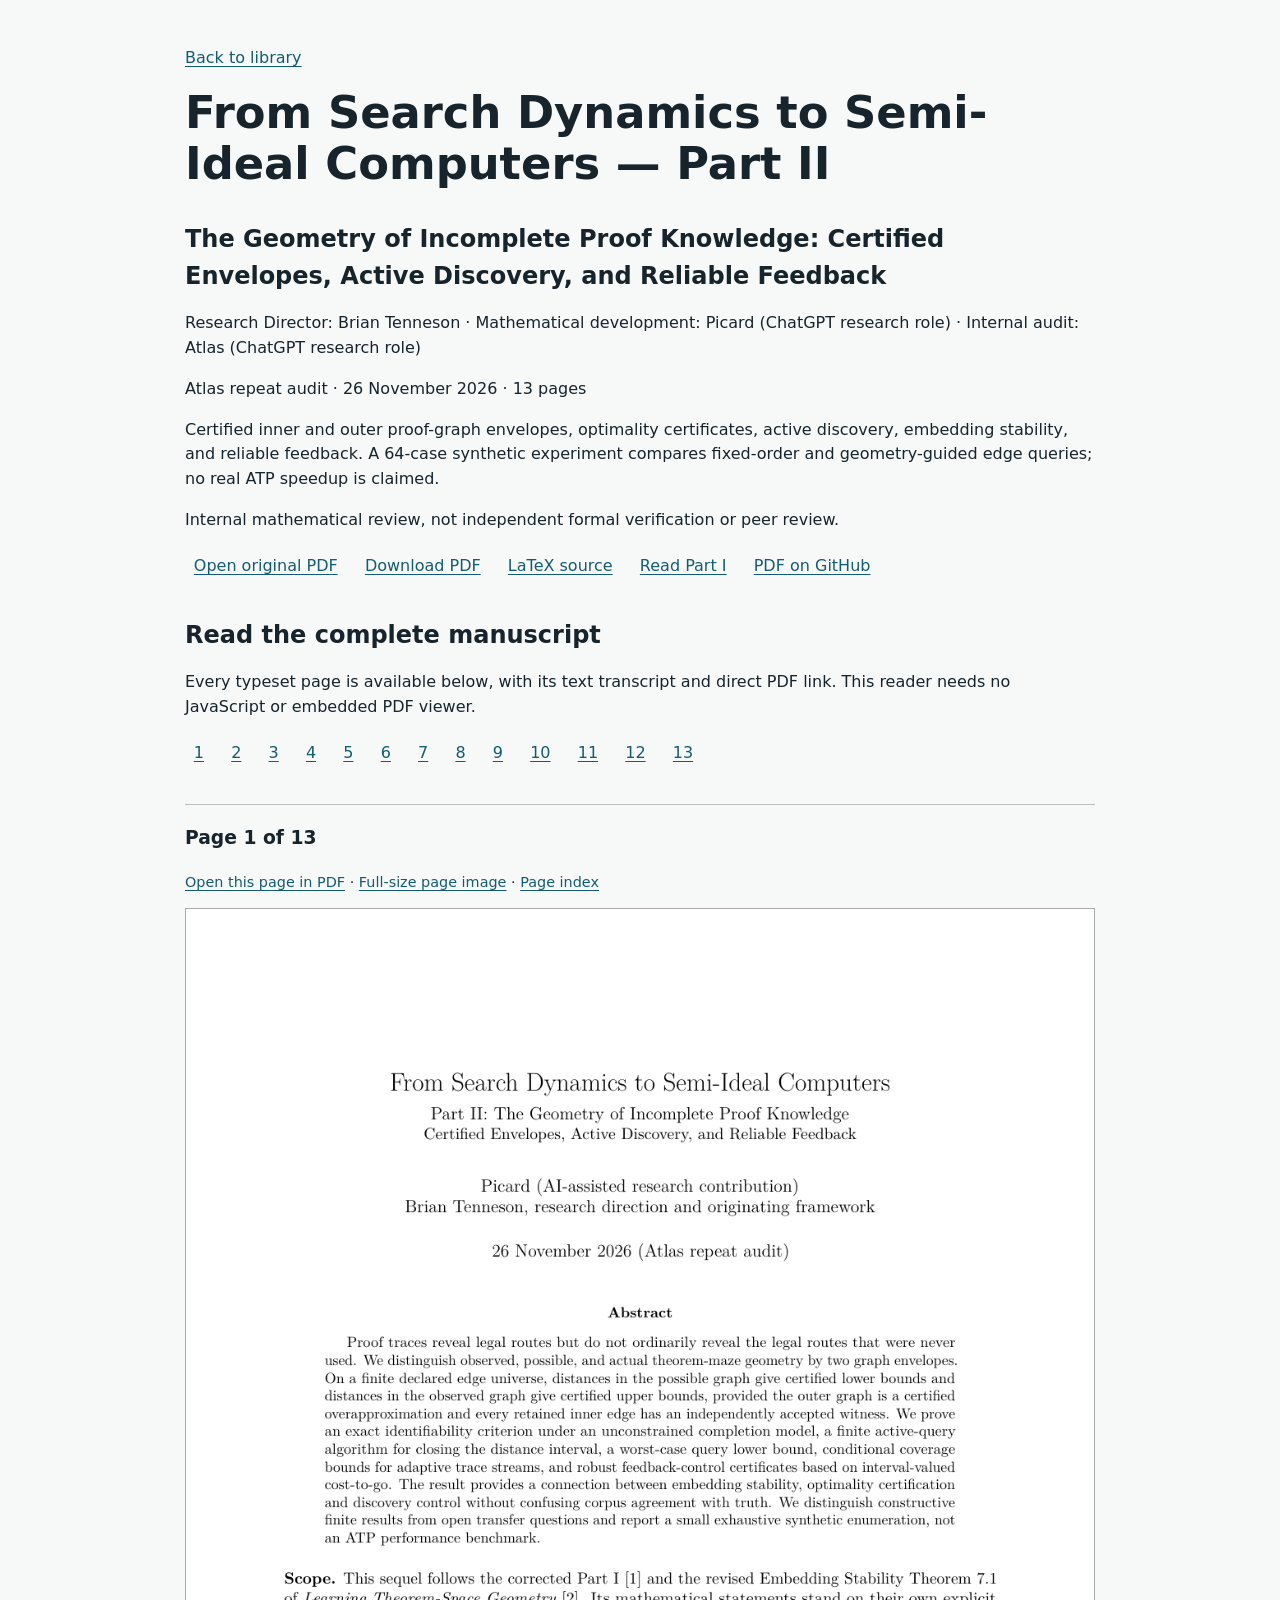
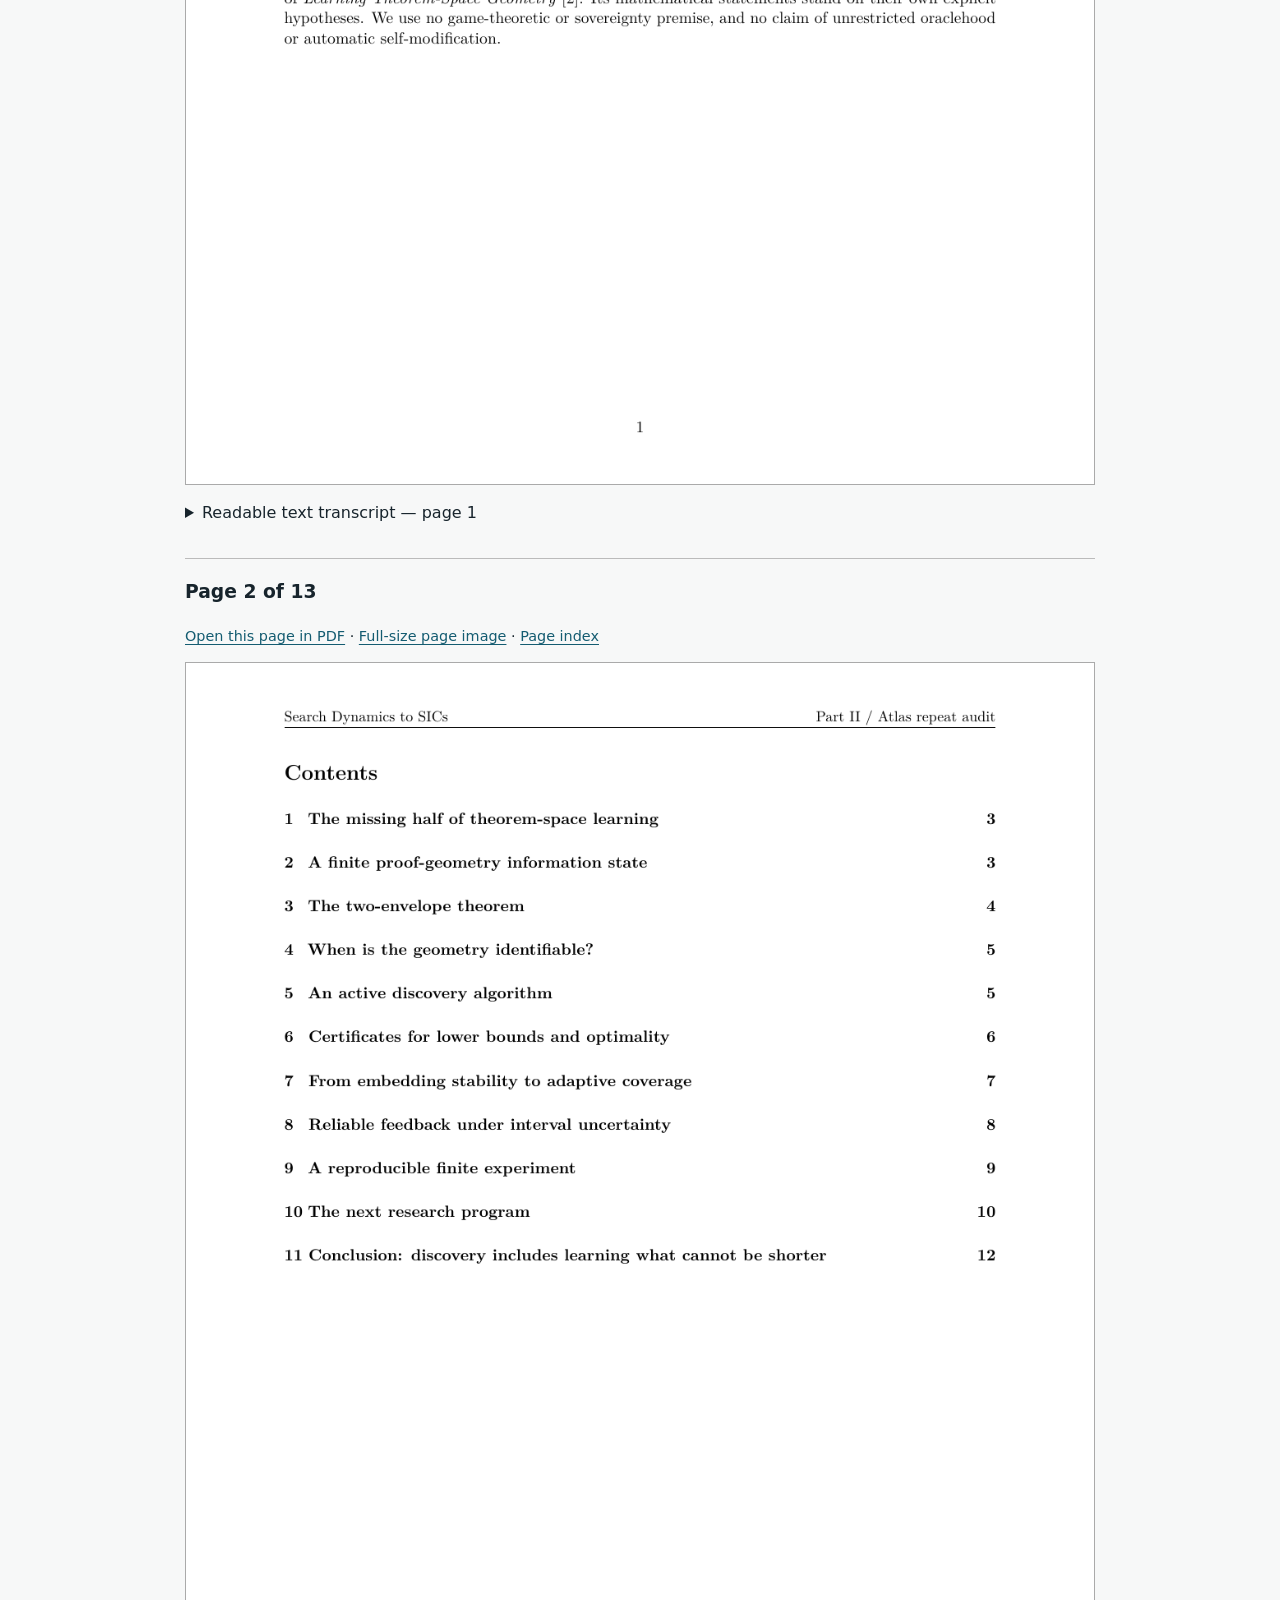
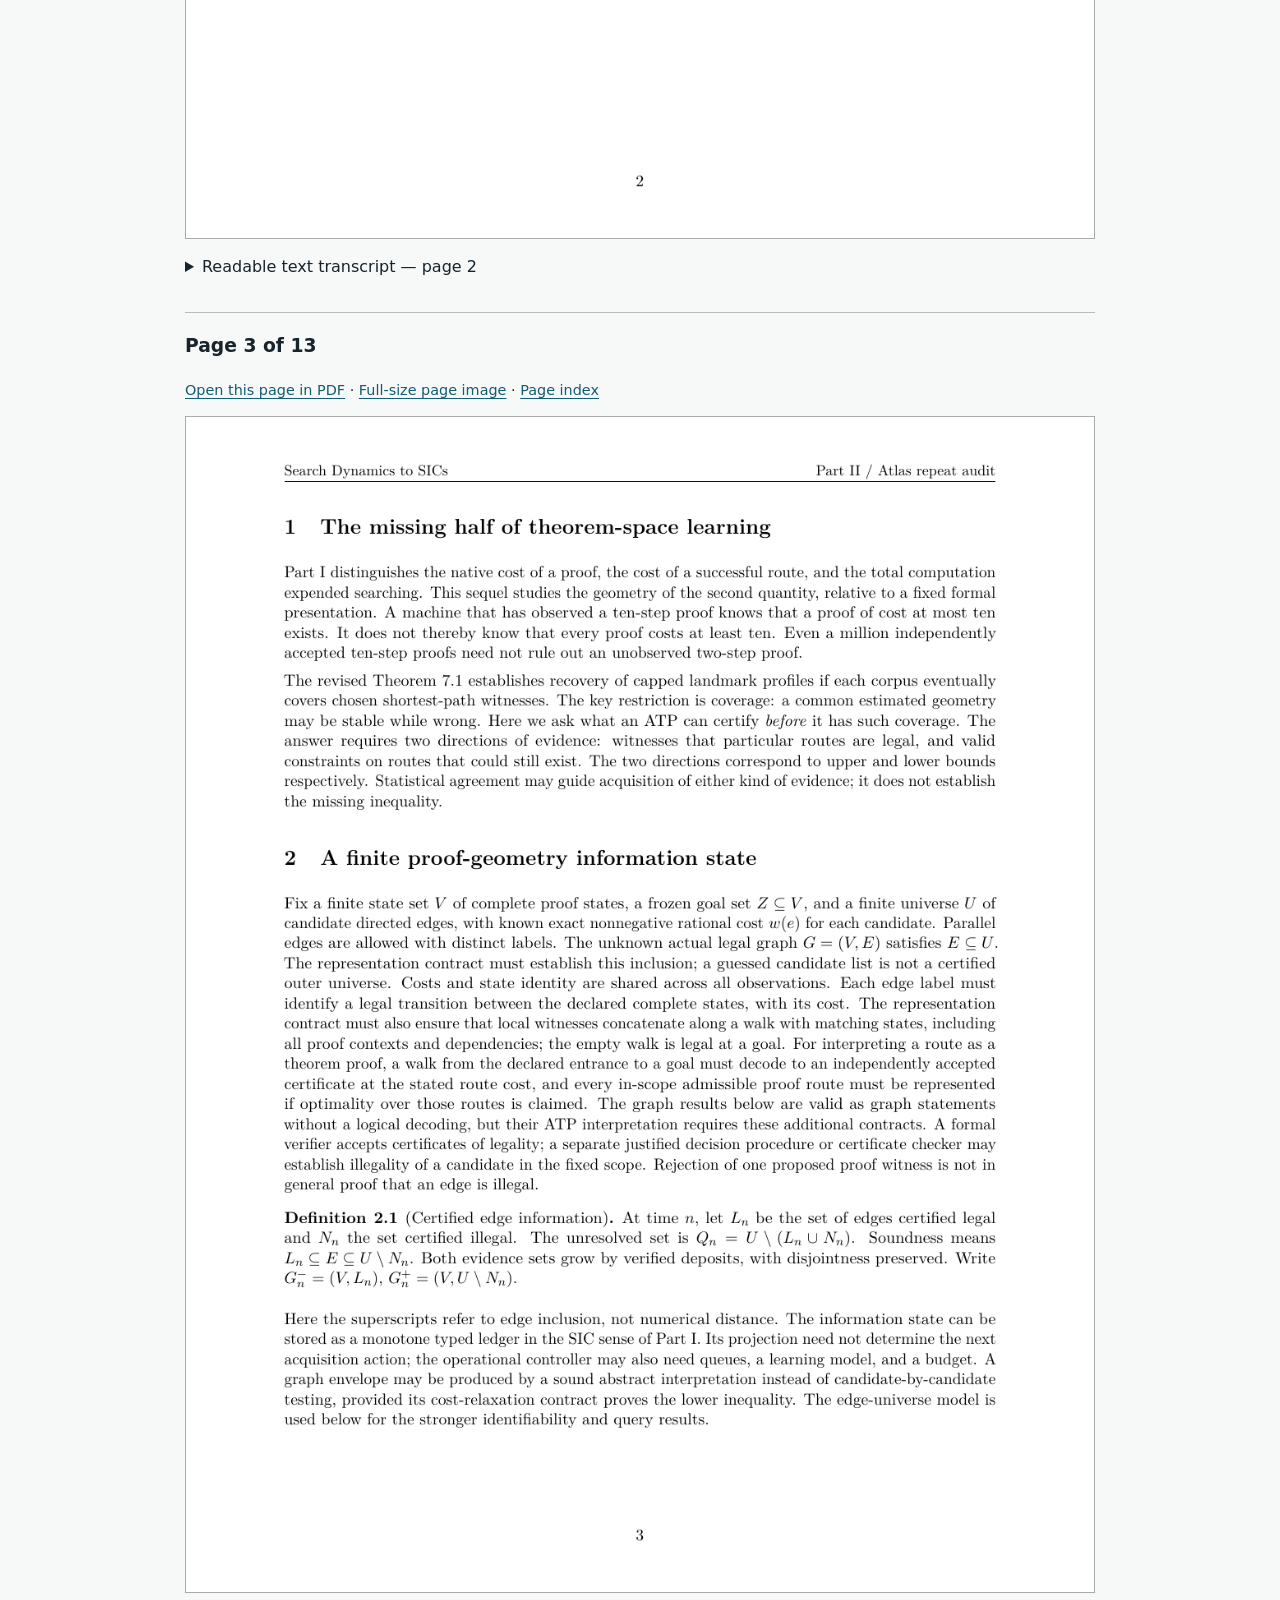
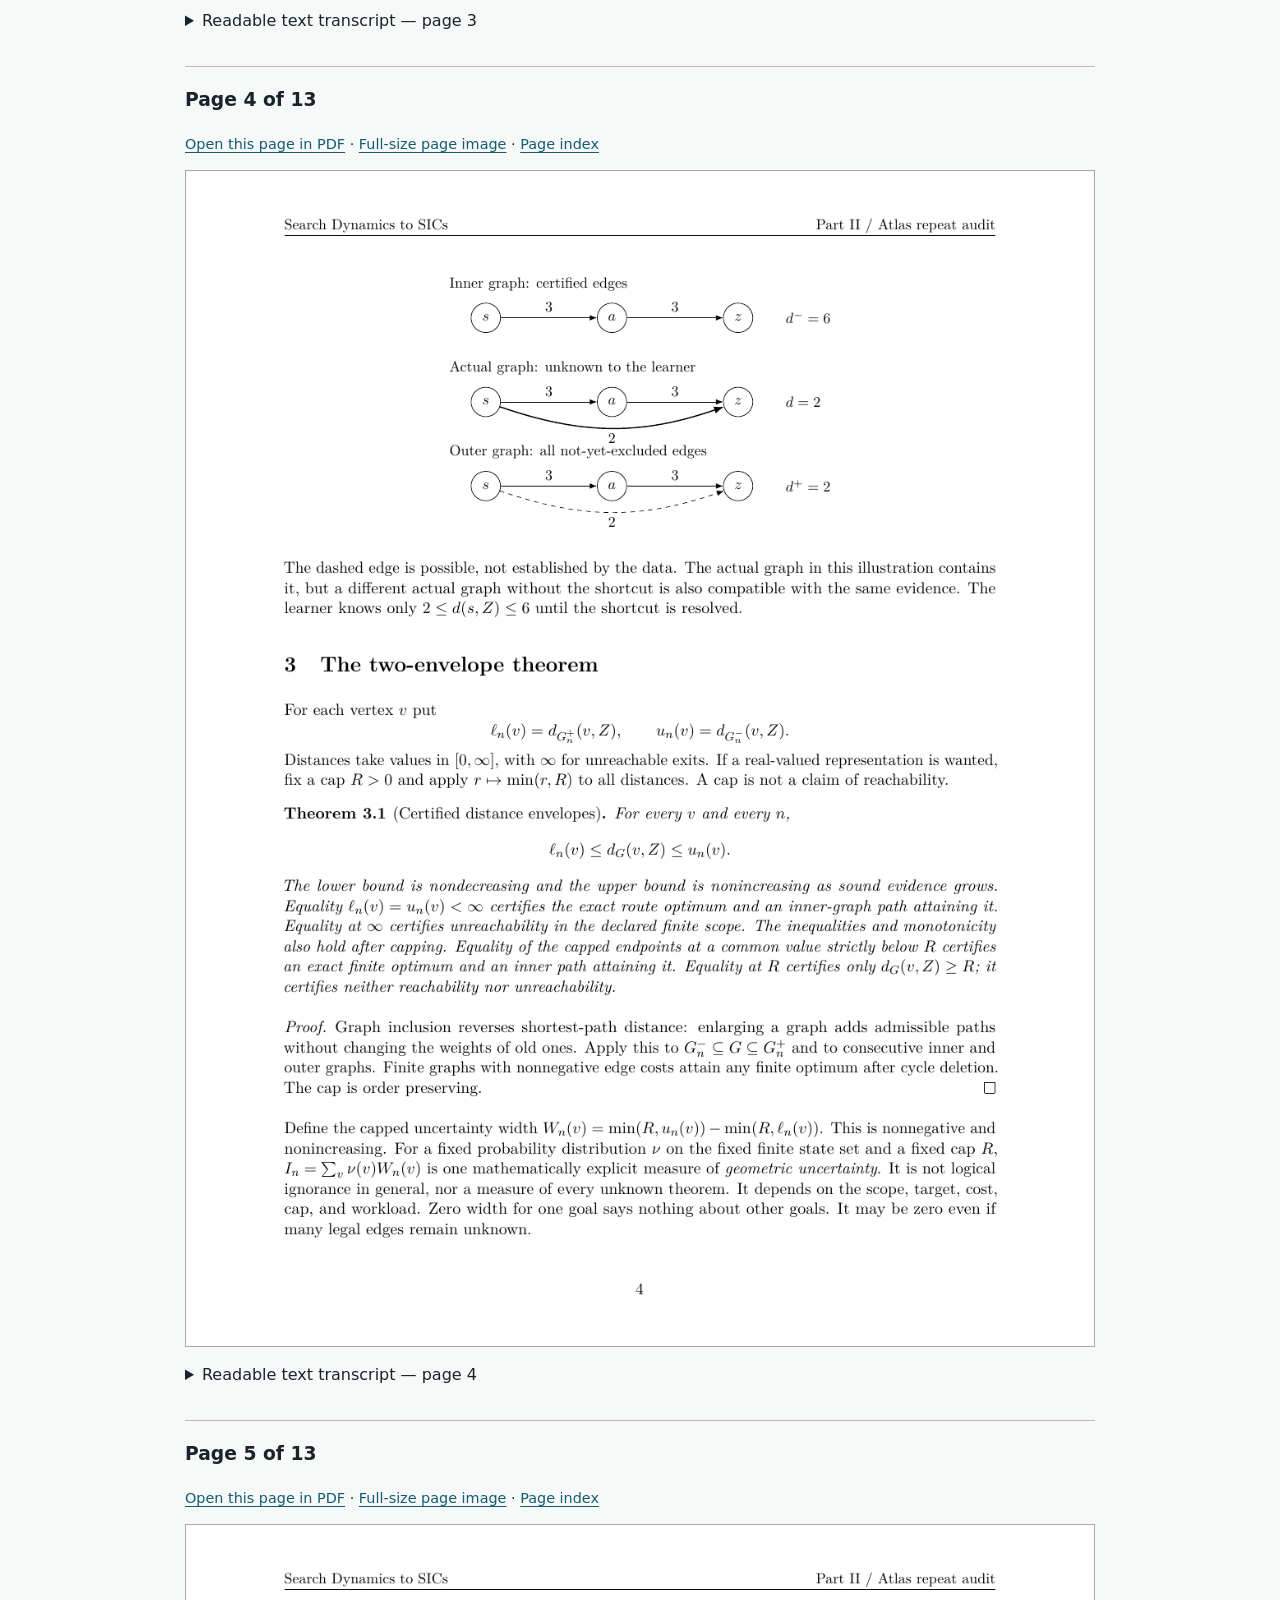
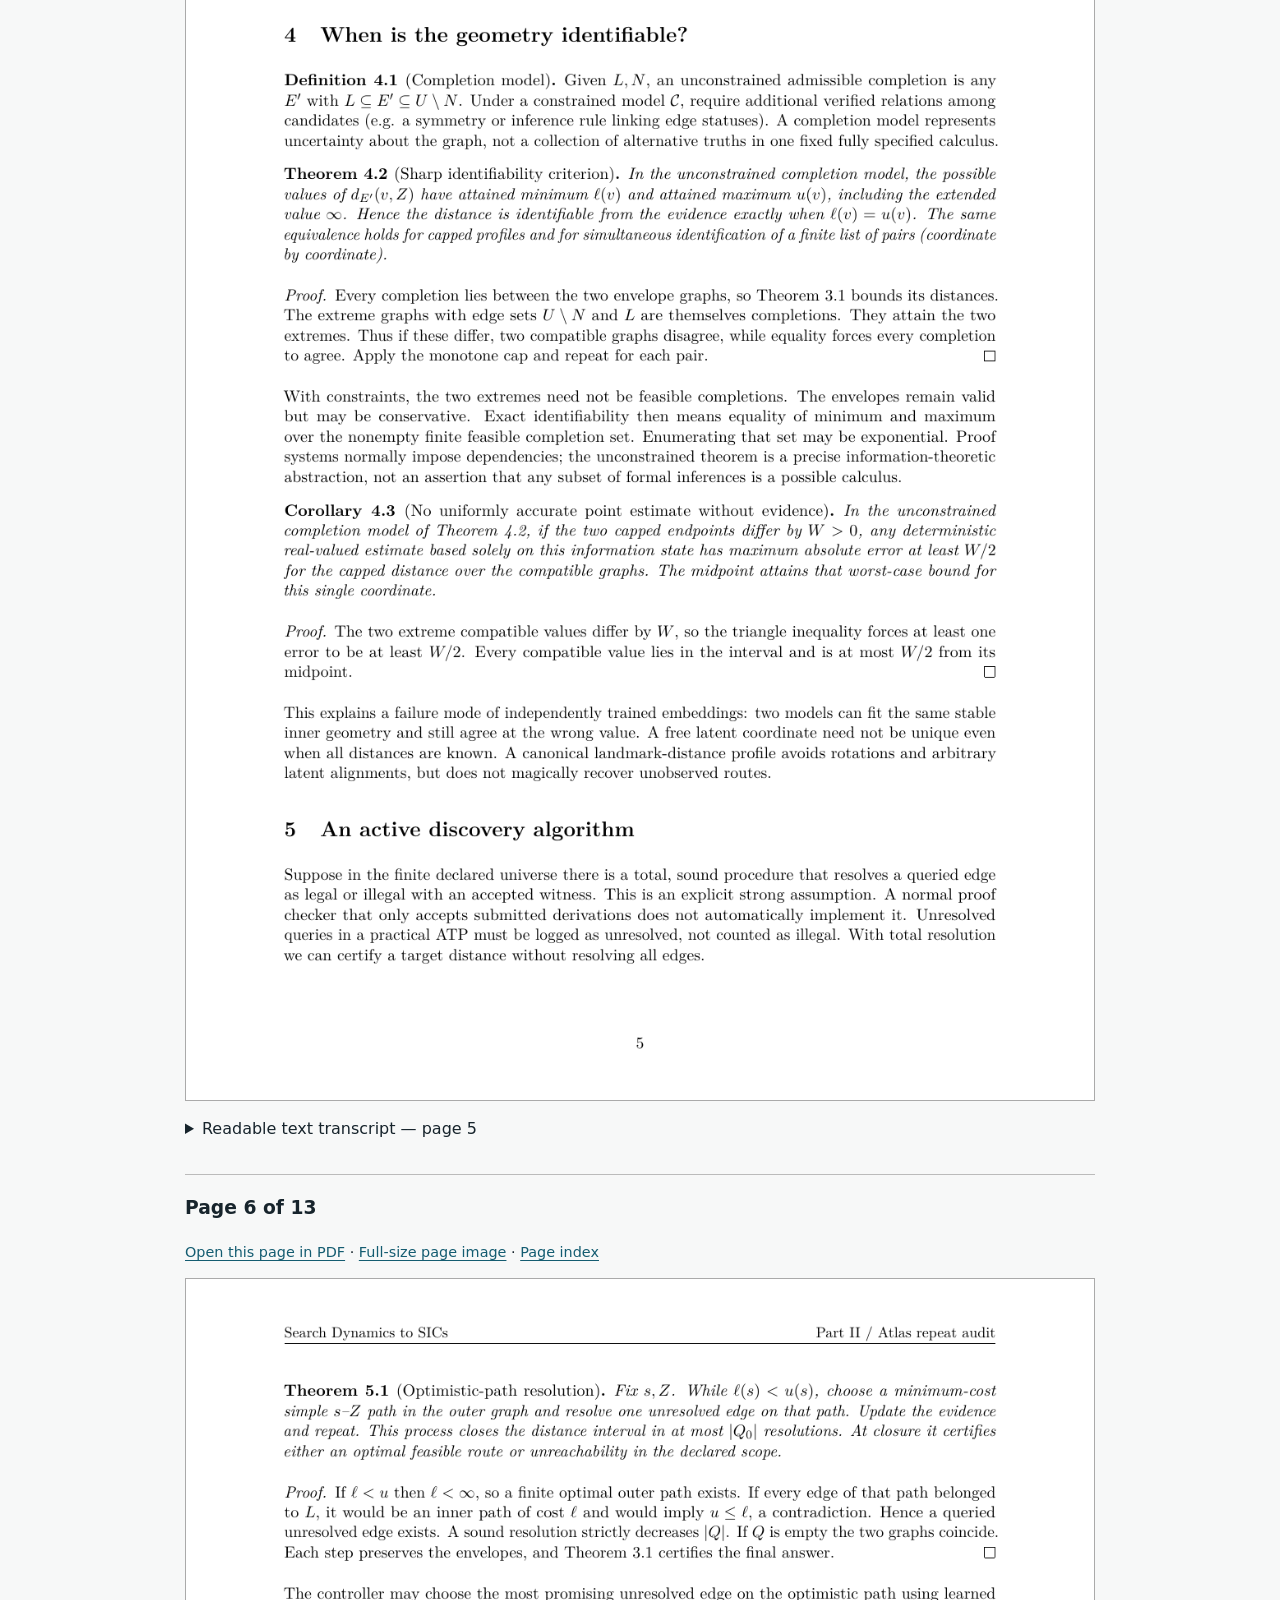
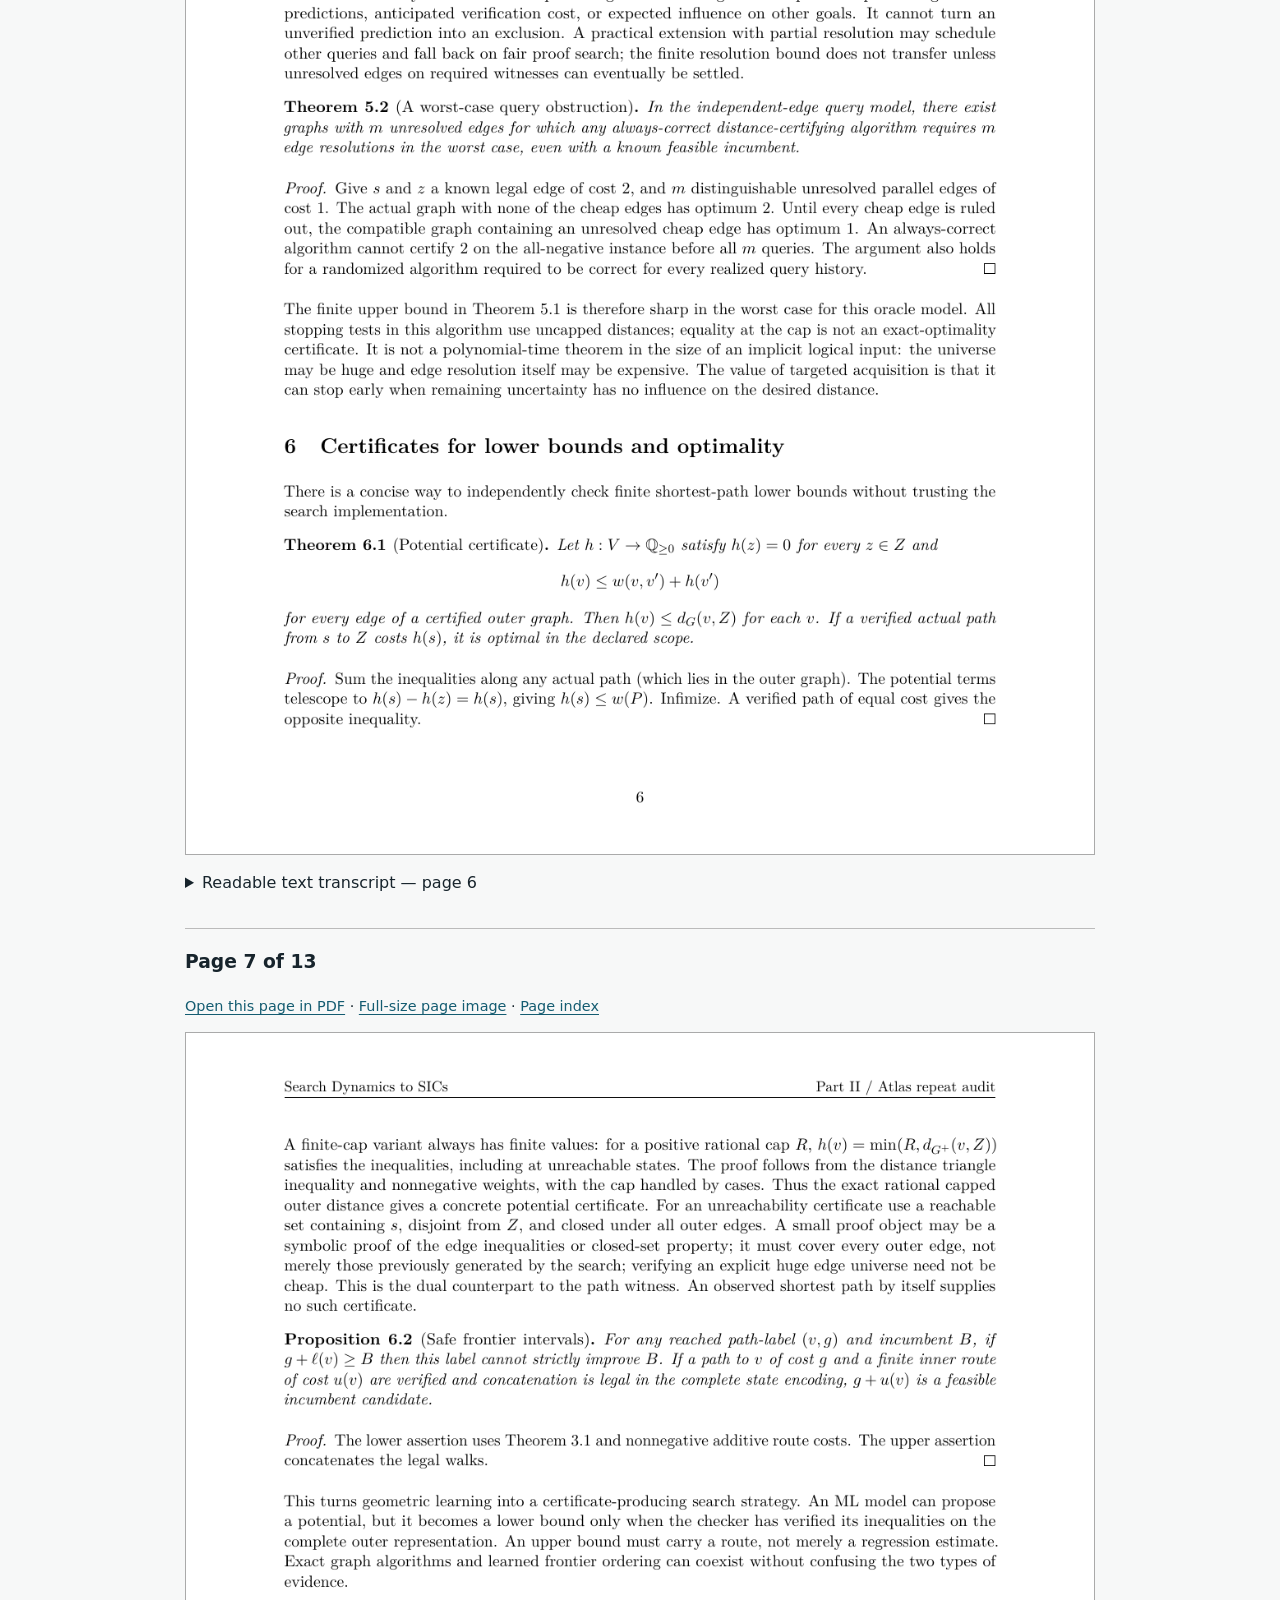
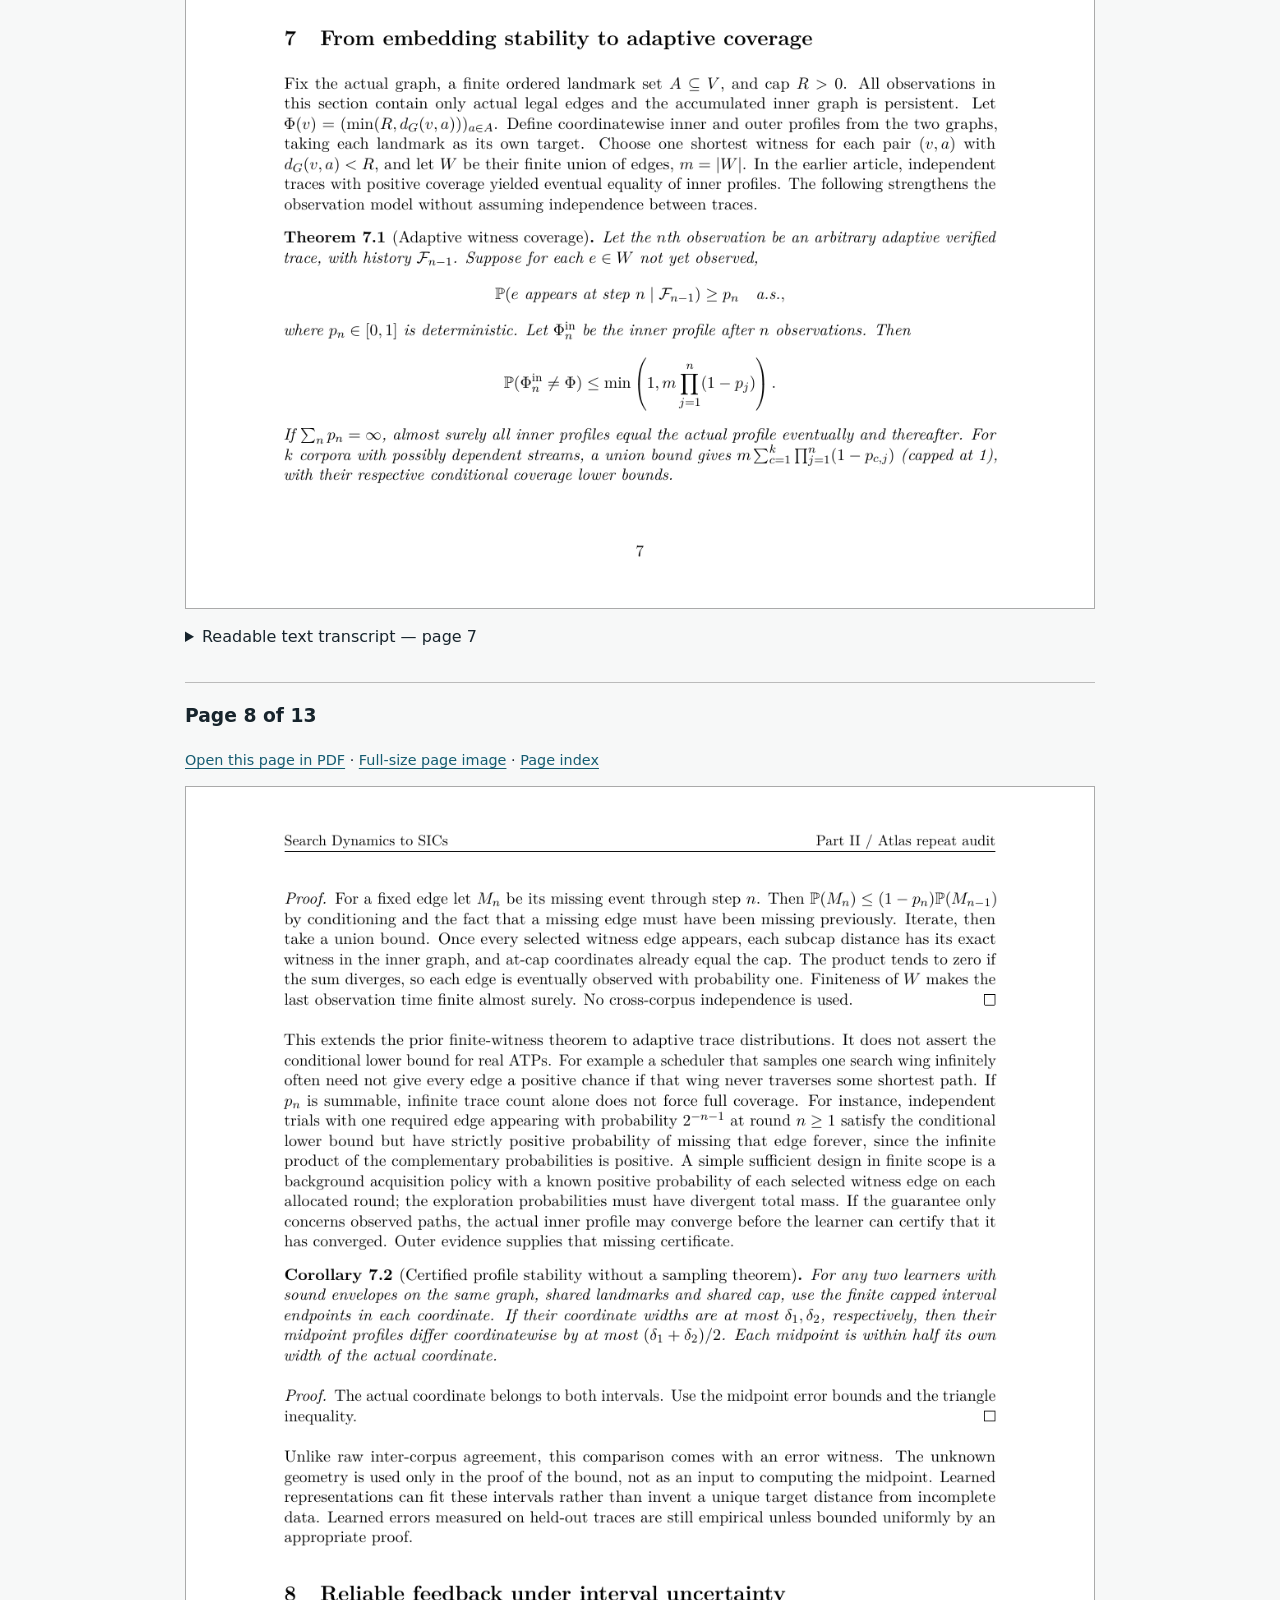
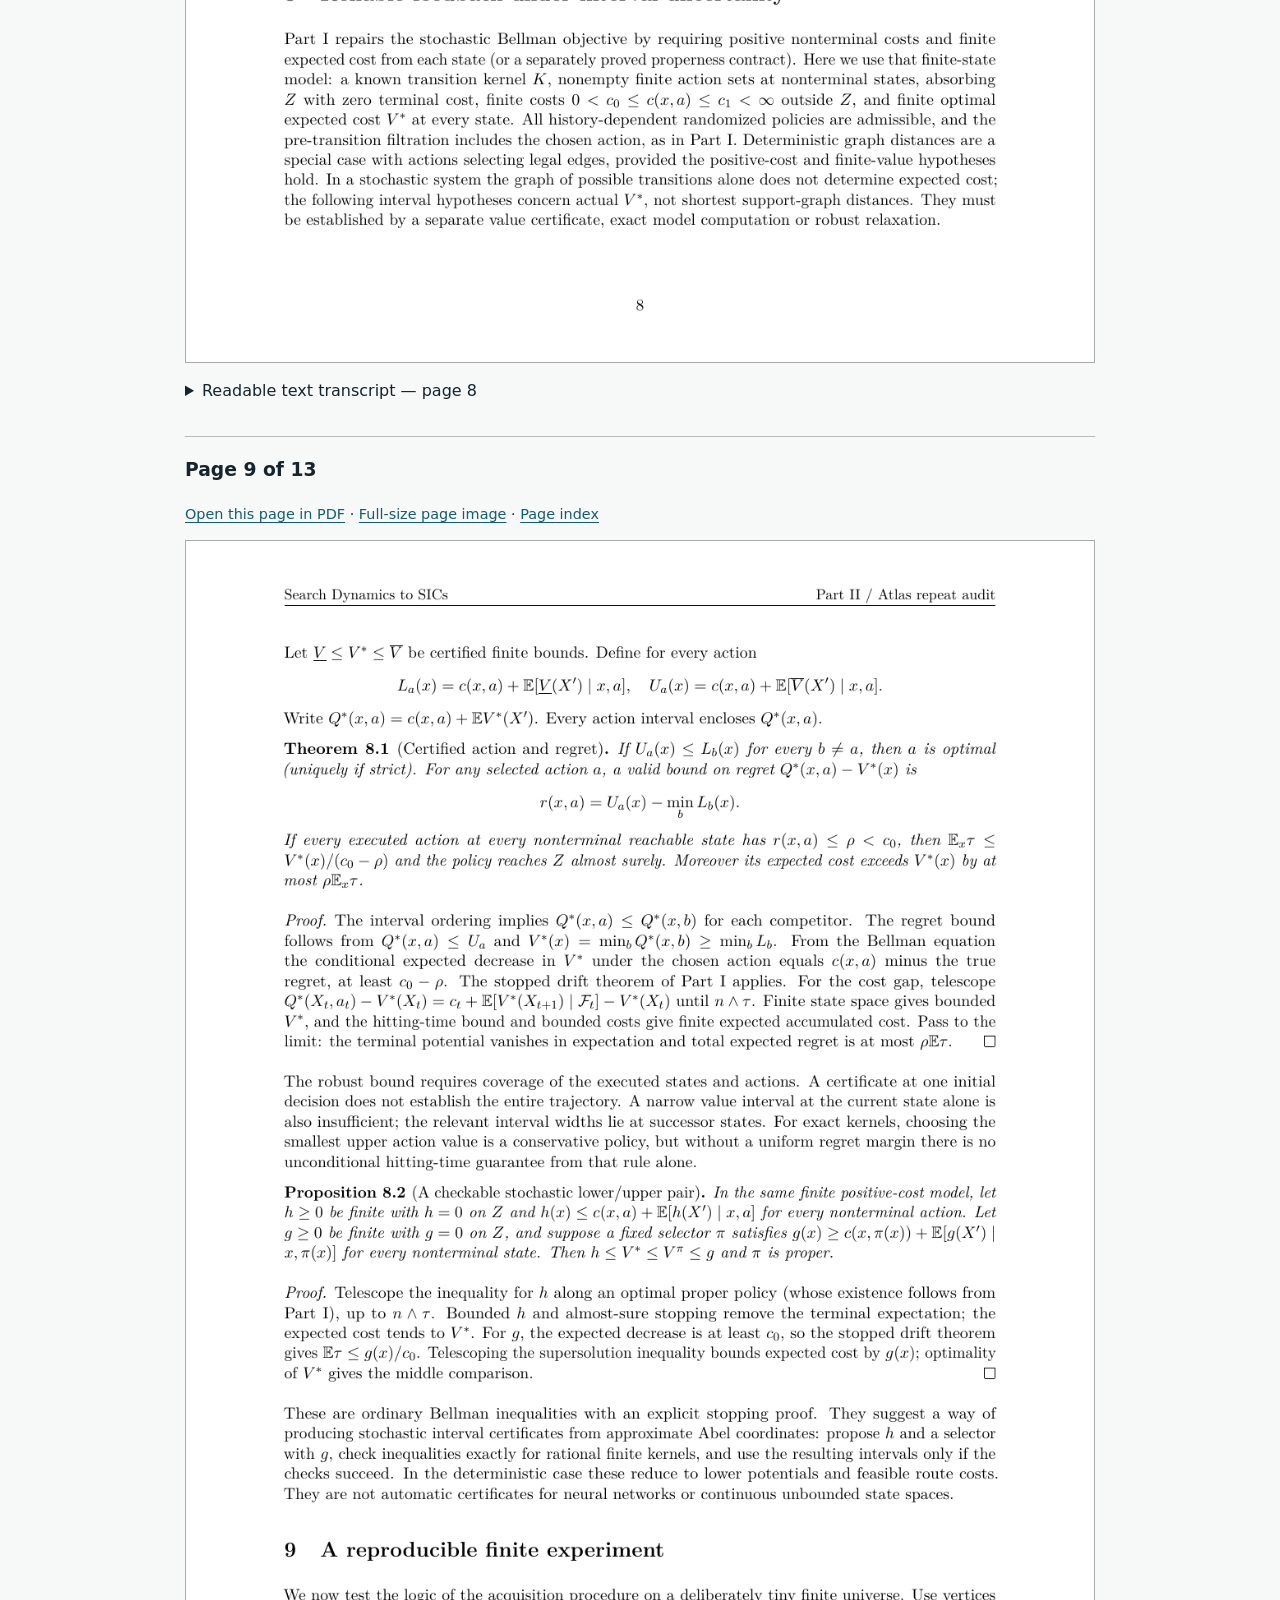
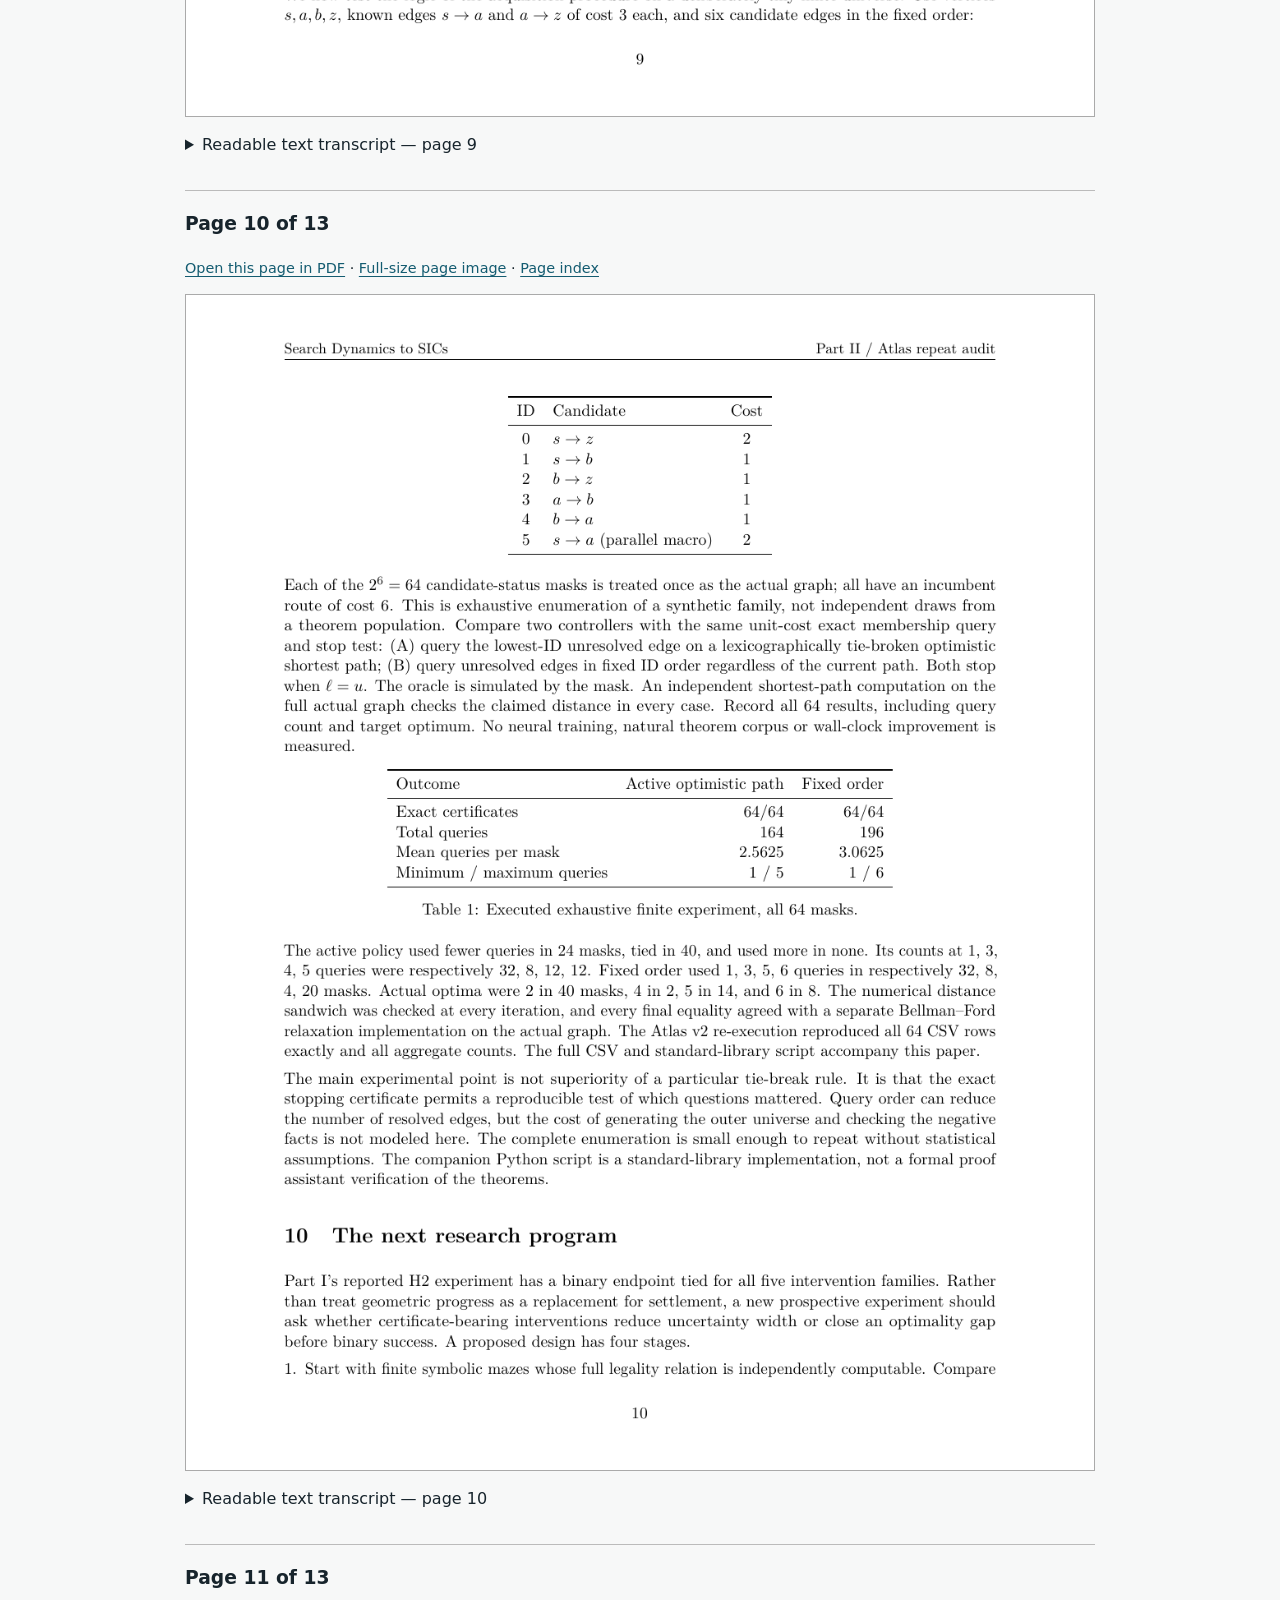
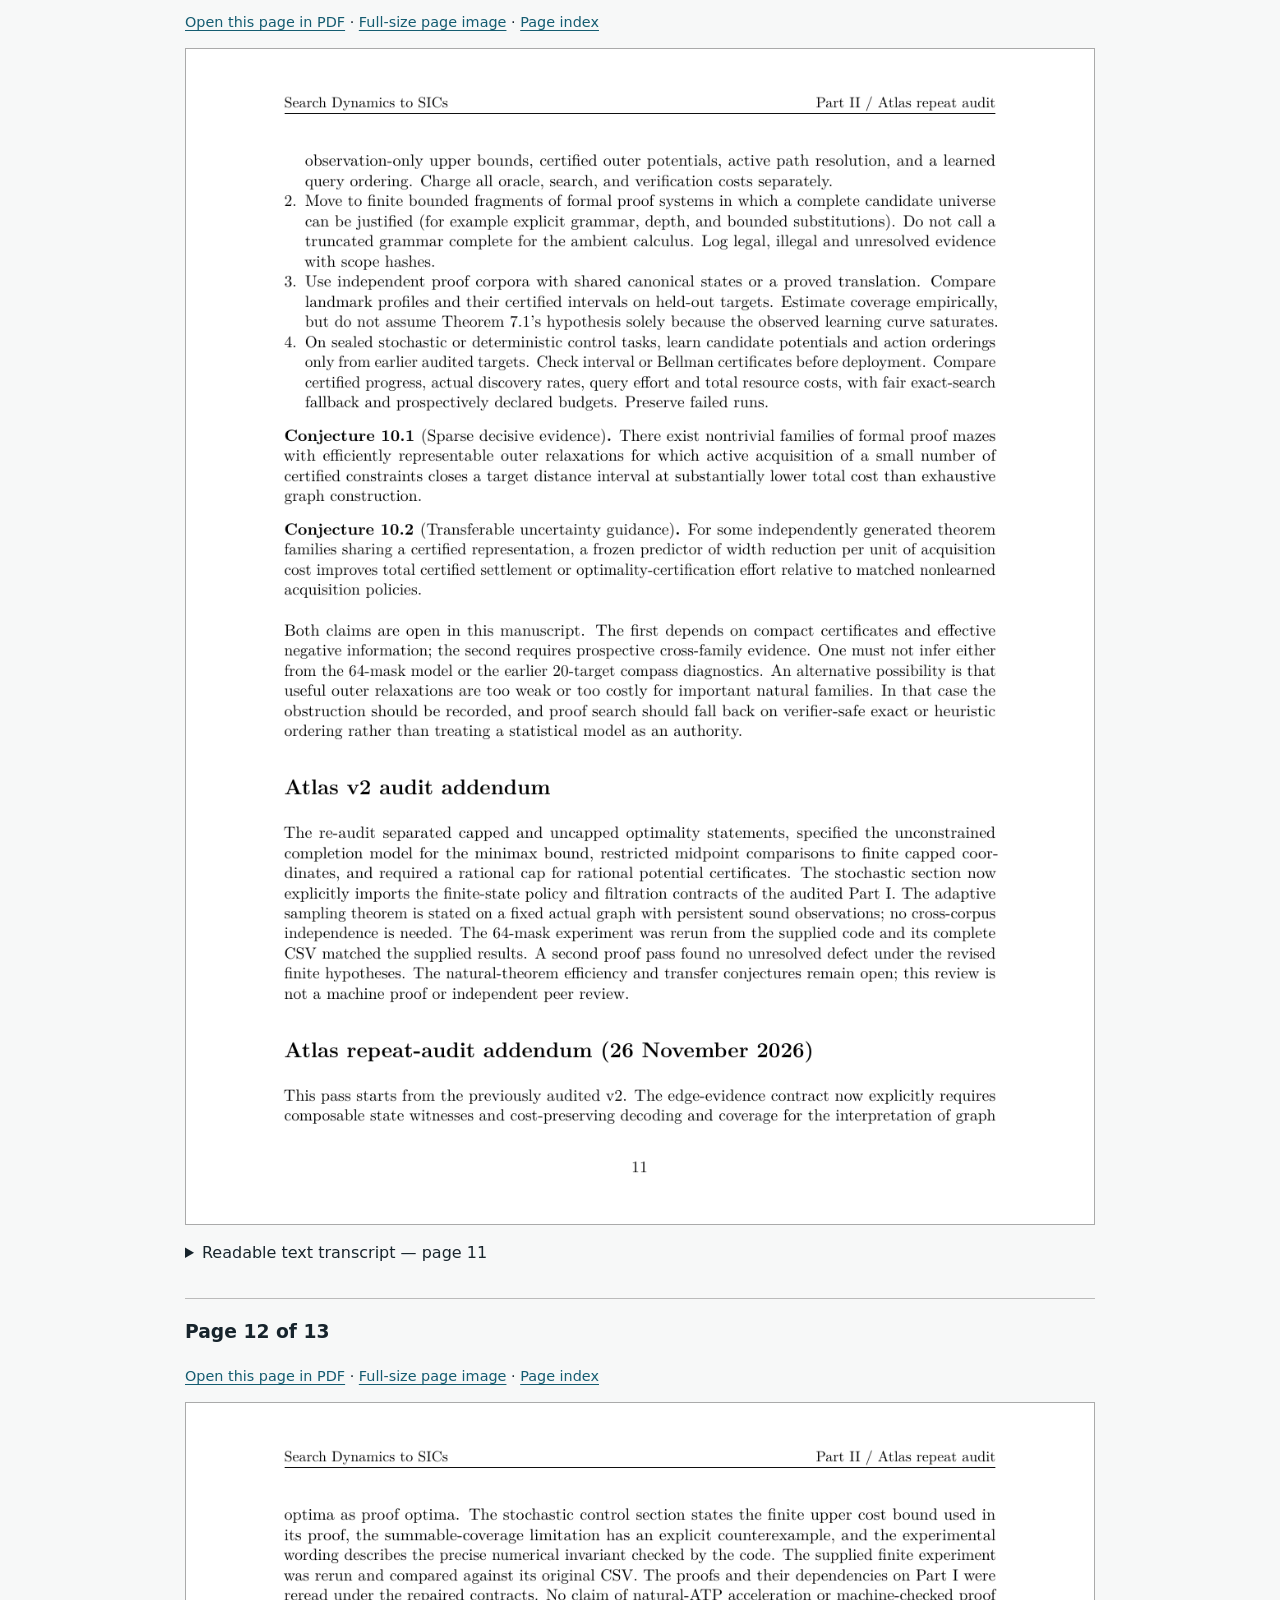
<file: docs/search_dynamics_sic_part_ii_atlas_repeat.html>
<!doctype html><html lang="en"><head><meta charset="utf-8"><meta name="viewport" content="width=device-width, initial-scale=1"><title>From Search Dynamics to Semi-Ideal Computers — Part II</title><link rel="stylesheet" href="assets/style.css"><style>main{max-width:970px;margin:auto;padding:clamp(12px,3vw,30px)}nav{display:flex;flex-wrap:wrap;gap:.6rem;margin:1rem 0}nav a{padding:.35rem .55rem}.paper-page{margin:2rem 0;border-top:1px solid #bbb;scroll-margin-top:1rem}img{display:block;width:100%;height:auto;border:1px solid #aaa;background:white}pre{white-space:pre-wrap;overflow-wrap:anywhere;font:.95rem/1.5 ui-monospace,monospace}a{overflow-wrap:anywhere}details{margin:1rem 0}.fallback{font-size:.9rem}</style></head><body><main><p><a href="index.html">Back to library</a></p><h1>From Search Dynamics to Semi-Ideal Computers — Part II</h1><h2>The Geometry of Incomplete Proof Knowledge: Certified Envelopes, Active Discovery, and Reliable Feedback</h2><p>Research Director: Brian Tenneson · Mathematical development: Picard (ChatGPT research role) · Internal audit: Atlas (ChatGPT research role)</p><p>Atlas repeat audit · 26 November 2026 · 13 pages</p><p>Certified inner and outer proof-graph envelopes, optimality certificates, active discovery, embedding stability, and reliable feedback. A 64-case synthetic experiment compares fixed-order and geometry-guided edge queries; no real ATP speedup is claimed.</p><p>Internal mathematical review, not independent formal verification or peer review.</p><nav aria-label="Manuscript links"><a href="library/01_Core_Theory/Picard/From_Search_Dynamics_to_Semi-Ideal_Computers_Part_IIv2v2.pdf" target="_blank" rel="noopener">Open original PDF</a><a href="library/01_Core_Theory/Picard/From_Search_Dynamics_to_Semi-Ideal_Computers_Part_IIv2v2.pdf" download>Download PDF</a><a href="library/01_Core_Theory/Picard/From_Search_Dynamics_to_Semi-Ideal_Computers_Part_IIv2v2.tex" download>LaTeX source</a><a href="search_dynamics_sic_part_i_atlas_repeat.html">Read Part I</a><a href="https://github.com/btenneson/Mathematics-of-certifiable-self-improvement/blob/main/docs/library/01_Core_Theory/Picard/From_Search_Dynamics_to_Semi-Ideal_Computers_Part_IIv2v2.pdf" target="_blank" rel="noopener">PDF on GitHub</a></nav><h2 id="pages">Read the complete manuscript</h2><p>Every typeset page is available below, with its text transcript and direct PDF link. This reader needs no JavaScript or embedded PDF viewer.</p><nav aria-label="Jump to page"><a href="#page-1">1</a> <a href="#page-2">2</a> <a href="#page-3">3</a> <a href="#page-4">4</a> <a href="#page-5">5</a> <a href="#page-6">6</a> <a href="#page-7">7</a> <a href="#page-8">8</a> <a href="#page-9">9</a> <a href="#page-10">10</a> <a href="#page-11">11</a> <a href="#page-12">12</a> <a href="#page-13">13</a></nav>
<section class="paper-page" id="page-1"><h3>Page 1 of 13</h3><p class="fallback"><a href="library/01_Core_Theory/Picard/From_Search_Dynamics_to_Semi-Ideal_Computers_Part_IIv2v2.pdf#page=1" target="_blank" rel="noopener">Open this page in PDF</a> · <a href="assets/search_dynamics_sic_part_ii_atlas_repeat/page-01.png" target="_blank" rel="noopener">Full-size page image</a> · <a href="#pages">Page index</a></p><a href="assets/search_dynamics_sic_part_ii_atlas_repeat/page-01.png"><img  decoding="async" src="assets/search_dynamics_sic_part_ii_atlas_repeat/page-01.png" alt="Typeset manuscript page 1"></a><details><summary>Readable text transcript — page 1</summary><pre>From Search Dynamics to Semi-Ideal Computers
                     Part II: The Geometry of Incomplete Proof Knowledge
                    Certified Envelopes, Active Discovery, and Reliable Feedback


                          Picard (AI-assisted research contribution)
                 Brian Tenneson, research direction and originating framework

                               26 November 2026 (Atlas repeat audit)


                                                 Abstract

         Proof traces reveal legal routes but do not ordinarily reveal the legal routes that were never
     used. We distinguish observed, possible, and actual theorem-maze geometry by two graph envelopes.
     On a finite declared edge universe, distances in the possible graph give certified lower bounds and
     distances in the observed graph give certified upper bounds, provided the outer graph is a certified
     overapproximation and every retained inner edge has an independently accepted witness. We prove
     an exact identifiability criterion under an unconstrained completion model, a finite active-query
     algorithm for closing the distance interval, a worst-case query lower bound, conditional coverage
     bounds for adaptive trace streams, and robust feedback-control certificates based on interval-valued
     cost-to-go. The result provides a connection between embedding stability, optimality certification
     and discovery control without confusing corpus agreement with truth. We distinguish constructive
     finite results from open transfer questions and report a small exhaustive synthetic enumeration, not
     an ATP performance benchmark.

Scope. This sequel follows the corrected Part I [1] and the revised Embedding Stability Theorem 7.1
of Learning Theorem-Space Geometry [2]. Its mathematical statements stand on their own explicit
hypotheses. We use no game-theoretic or sovereignty premise, and no claim of unrestricted oraclehood
or automatic self-modification.




                                                      1</pre></details></section>
<section class="paper-page" id="page-2"><h3>Page 2 of 13</h3><p class="fallback"><a href="library/01_Core_Theory/Picard/From_Search_Dynamics_to_Semi-Ideal_Computers_Part_IIv2v2.pdf#page=2" target="_blank" rel="noopener">Open this page in PDF</a> · <a href="assets/search_dynamics_sic_part_ii_atlas_repeat/page-02.png" target="_blank" rel="noopener">Full-size page image</a> · <a href="#pages">Page index</a></p><a href="assets/search_dynamics_sic_part_ii_atlas_repeat/page-02.png"><img loading="lazy" decoding="async" src="assets/search_dynamics_sic_part_ii_atlas_repeat/page-02.png" alt="Typeset manuscript page 2"></a><details><summary>Readable text transcript — page 2</summary><pre>Search Dynamics to SICs                                        Part II / Atlas repeat audit


Contents

1 The missing half of theorem-space learning                                             3

2 A finite proof-geometry information state                                              3

3 The two-envelope theorem                                                               4

4 When is the geometry identifiable?                                                     5

5 An active discovery algorithm                                                          5

6 Certificates for lower bounds and optimality                                           6

7 From embedding stability to adaptive coverage                                          7

8 Reliable feedback under interval uncertainty                                           8

9 A reproducible finite experiment                                                       9

10 The next research program                                                            10

11 Conclusion: discovery includes learning what cannot be shorter                       12




                                          2</pre></details></section>
<section class="paper-page" id="page-3"><h3>Page 3 of 13</h3><p class="fallback"><a href="library/01_Core_Theory/Picard/From_Search_Dynamics_to_Semi-Ideal_Computers_Part_IIv2v2.pdf#page=3" target="_blank" rel="noopener">Open this page in PDF</a> · <a href="assets/search_dynamics_sic_part_ii_atlas_repeat/page-03.png" target="_blank" rel="noopener">Full-size page image</a> · <a href="#pages">Page index</a></p><a href="assets/search_dynamics_sic_part_ii_atlas_repeat/page-03.png"><img loading="lazy" decoding="async" src="assets/search_dynamics_sic_part_ii_atlas_repeat/page-03.png" alt="Typeset manuscript page 3"></a><details><summary>Readable text transcript — page 3</summary><pre>Search Dynamics to SICs                                                          Part II / Atlas repeat audit


1    The missing half of theorem-space learning

Part I distinguishes the native cost of a proof, the cost of a successful route, and the total computation
expended searching. This sequel studies the geometry of the second quantity, relative to a fixed formal
presentation. A machine that has observed a ten-step proof knows that a proof of cost at most ten
exists. It does not thereby know that every proof costs at least ten. Even a million independently
accepted ten-step proofs need not rule out an unobserved two-step proof.
The revised Theorem 7.1 establishes recovery of capped landmark profiles if each corpus eventually
covers chosen shortest-path witnesses. The key restriction is coverage: a common estimated geometry
may be stable while wrong. Here we ask what an ATP can certify before it has such coverage. The
answer requires two directions of evidence: witnesses that particular routes are legal, and valid
constraints on routes that could still exist. The two directions correspond to upper and lower bounds
respectively. Statistical agreement may guide acquisition of either kind of evidence; it does not establish
the missing inequality.


2    A finite proof-geometry information state

Fix a finite state set V of complete proof states, a frozen goal set Z ⊆ V , and a finite universe U of
candidate directed edges, with known exact nonnegative rational cost w(e) for each candidate. Parallel
edges are allowed with distinct labels. The unknown actual legal graph G = (V, E) satisfies E ⊆ U .
The representation contract must establish this inclusion; a guessed candidate list is not a certified
outer universe. Costs and state identity are shared across all observations. Each edge label must
identify a legal transition between the declared complete states, with its cost. The representation
contract must also ensure that local witnesses concatenate along a walk with matching states, including
all proof contexts and dependencies; the empty walk is legal at a goal. For interpreting a route as a
theorem proof, a walk from the declared entrance to a goal must decode to an independently accepted
certificate at the stated route cost, and every in-scope admissible proof route must be represented
if optimality over those routes is claimed. The graph results below are valid as graph statements
without a logical decoding, but their ATP interpretation requires these additional contracts. A formal
verifier accepts certificates of legality; a separate justified decision procedure or certificate checker may
establish illegality of a candidate in the fixed scope. Rejection of one proposed proof witness is not in
general proof that an edge is illegal.

Definition 2.1 (Certified edge information). At time n, let Ln be the set of edges certified legal
and Nn the set certified illegal. The unresolved set is Qn = U \ (Ln ∪ Nn ). Soundness means
Ln ⊆ E ⊆ U \ Nn . Both evidence sets grow by verified deposits, with disjointness preserved. Write
G−              +
 n = (V, Ln ), Gn = (V, U \ Nn ).


Here the superscripts refer to edge inclusion, not numerical distance. The information state can be
stored as a monotone typed ledger in the SIC sense of Part I. Its projection need not determine the next
acquisition action; the operational controller may also need queues, a learning model, and a budget. A
graph envelope may be produced by a sound abstract interpretation instead of candidate-by-candidate
testing, provided its cost-relaxation contract proves the lower inequality. The edge-universe model is
used below for the stronger identifiability and query results.




                                                     3</pre></details></section>
<section class="paper-page" id="page-4"><h3>Page 4 of 13</h3><p class="fallback"><a href="library/01_Core_Theory/Picard/From_Search_Dynamics_to_Semi-Ideal_Computers_Part_IIv2v2.pdf#page=4" target="_blank" rel="noopener">Open this page in PDF</a> · <a href="assets/search_dynamics_sic_part_ii_atlas_repeat/page-04.png" target="_blank" rel="noopener">Full-size page image</a> · <a href="#pages">Page index</a></p><a href="assets/search_dynamics_sic_part_ii_atlas_repeat/page-04.png"><img loading="lazy" decoding="async" src="assets/search_dynamics_sic_part_ii_atlas_repeat/page-04.png" alt="Typeset manuscript page 4"></a><details><summary>Readable text transcript — page 4</summary><pre>Search Dynamics to SICs                                                              Part II / Atlas repeat audit


                          Inner graph: certified edges
                                           3                    3
                               s                    a                     z      d− = 6


                          Actual graph: unknown to the learner
                                           3                    3
                               s                    a                     z      d=2

                                                  2
                          Outer graph: all not-yet-excluded edges
                                           3                    3
                               s                    a                     z      d+ = 2

                                                     2


The dashed edge is possible, not established by the data. The actual graph in this illustration contains
it, but a different actual graph without the shortcut is also compatible with the same evidence. The
learner knows only 2 ≤ d(s, Z) ≤ 6 until the shortcut is resolved.


3    The two-envelope theorem

For each vertex v put
                                   ℓn (v) = dG+
                                              n
                                                (v, Z),       un (v) = dG−
                                                                         n
                                                                           (v, Z).
Distances take values in [0, ∞], with ∞ for unreachable exits. If a real-valued representation is wanted,
fix a cap R &gt; 0 and apply r 7→ min(r, R) to all distances. A cap is not a claim of reachability.

Theorem 3.1 (Certified distance envelopes). For every v and every n,

                                           ℓn (v) ≤ dG (v, Z) ≤ un (v).

The lower bound is nondecreasing and the upper bound is nonincreasing as sound evidence grows.
Equality ℓn (v) = un (v) &lt; ∞ certifies the exact route optimum and an inner-graph path attaining it.
Equality at ∞ certifies unreachability in the declared finite scope. The inequalities and monotonicity
also hold after capping. Equality of the capped endpoints at a common value strictly below R certifies
an exact finite optimum and an inner path attaining it. Equality at R certifies only dG (v, Z) ≥ R; it
certifies neither reachability nor unreachability.

Proof. Graph inclusion reverses shortest-path distance: enlarging a graph adds admissible paths
without changing the weights of old ones. Apply this to G−             +
                                                           n ⊆ G ⊆ Gn and to consecutive inner and
outer graphs. Finite graphs with nonnegative edge costs attain any finite optimum after cycle deletion.
The cap is order preserving.

Define the capped uncertainty width Wn (v) = min(R, un (v)) − min(R, ℓn (v)). This is nonnegative and
nonincreasing. For a fixed probability distribution ν on the fixed finite state set and a fixed cap R,
     P
In = v ν(v)Wn (v) is one mathematically explicit measure of geometric uncertainty. It is not logical
ignorance in general, nor a measure of every unknown theorem. It depends on the scope, target, cost,
cap, and workload. Zero width for one goal says nothing about other goals. It may be zero even if
many legal edges remain unknown.


                                                          4</pre></details></section>
<section class="paper-page" id="page-5"><h3>Page 5 of 13</h3><p class="fallback"><a href="library/01_Core_Theory/Picard/From_Search_Dynamics_to_Semi-Ideal_Computers_Part_IIv2v2.pdf#page=5" target="_blank" rel="noopener">Open this page in PDF</a> · <a href="assets/search_dynamics_sic_part_ii_atlas_repeat/page-05.png" target="_blank" rel="noopener">Full-size page image</a> · <a href="#pages">Page index</a></p><a href="assets/search_dynamics_sic_part_ii_atlas_repeat/page-05.png"><img loading="lazy" decoding="async" src="assets/search_dynamics_sic_part_ii_atlas_repeat/page-05.png" alt="Typeset manuscript page 5"></a><details><summary>Readable text transcript — page 5</summary><pre>Search Dynamics to SICs                                                           Part II / Atlas repeat audit


4    When is the geometry identifiable?

Definition 4.1 (Completion model). Given L, N , an unconstrained admissible completion is any
E ′ with L ⊆ E ′ ⊆ U \ N . Under a constrained model C, require additional verified relations among
candidates (e.g. a symmetry or inference rule linking edge statuses). A completion model represents
uncertainty about the graph, not a collection of alternative truths in one fixed fully specified calculus.

Theorem 4.2 (Sharp identifiability criterion). In the unconstrained completion model, the possible
values of dE ′ (v, Z) have attained minimum ℓ(v) and attained maximum u(v), including the extended
value ∞. Hence the distance is identifiable from the evidence exactly when ℓ(v) = u(v). The same
equivalence holds for capped profiles and for simultaneous identification of a finite list of pairs (coordinate
by coordinate).

Proof. Every completion lies between the two envelope graphs, so Theorem 3.1 bounds its distances.
The extreme graphs with edge sets U \ N and L are themselves completions. They attain the two
extremes. Thus if these differ, two compatible graphs disagree, while equality forces every completion
to agree. Apply the monotone cap and repeat for each pair.

With constraints, the two extremes need not be feasible completions. The envelopes remain valid
but may be conservative. Exact identifiability then means equality of minimum and maximum
over the nonempty finite feasible completion set. Enumerating that set may be exponential. Proof
systems normally impose dependencies; the unconstrained theorem is a precise information-theoretic
abstraction, not an assertion that any subset of formal inferences is a possible calculus.

Corollary 4.3 (No uniformly accurate point estimate without evidence). In the unconstrained
completion model of Theorem 4.2, if the two capped endpoints differ by W &gt; 0, any deterministic
real-valued estimate based solely on this information state has maximum absolute error at least W/2
for the capped distance over the compatible graphs. The midpoint attains that worst-case bound for
this single coordinate.

Proof. The two extreme compatible values differ by W , so the triangle inequality forces at least one
error to be at least W/2. Every compatible value lies in the interval and is at most W/2 from its
midpoint.

This explains a failure mode of independently trained embeddings: two models can fit the same stable
inner geometry and still agree at the wrong value. A free latent coordinate need not be unique even
when all distances are known. A canonical landmark-distance profile avoids rotations and arbitrary
latent alignments, but does not magically recover unobserved routes.


5    An active discovery algorithm

Suppose in the finite declared universe there is a total, sound procedure that resolves a queried edge
as legal or illegal with an accepted witness. This is an explicit strong assumption. A normal proof
checker that only accepts submitted derivations does not automatically implement it. Unresolved
queries in a practical ATP must be logged as unresolved, not counted as illegal. With total resolution
we can certify a target distance without resolving all edges.




                                                      5</pre></details></section>
<section class="paper-page" id="page-6"><h3>Page 6 of 13</h3><p class="fallback"><a href="library/01_Core_Theory/Picard/From_Search_Dynamics_to_Semi-Ideal_Computers_Part_IIv2v2.pdf#page=6" target="_blank" rel="noopener">Open this page in PDF</a> · <a href="assets/search_dynamics_sic_part_ii_atlas_repeat/page-06.png" target="_blank" rel="noopener">Full-size page image</a> · <a href="#pages">Page index</a></p><a href="assets/search_dynamics_sic_part_ii_atlas_repeat/page-06.png"><img loading="lazy" decoding="async" src="assets/search_dynamics_sic_part_ii_atlas_repeat/page-06.png" alt="Typeset manuscript page 6"></a><details><summary>Readable text transcript — page 6</summary><pre>Search Dynamics to SICs                                                         Part II / Atlas repeat audit


Theorem 5.1 (Optimistic-path resolution). Fix s, Z. While ℓ(s) &lt; u(s), choose a minimum-cost
simple s–Z path in the outer graph and resolve one unresolved edge on that path. Update the evidence
and repeat. This process closes the distance interval in at most |Q0 | resolutions. At closure it certifies
either an optimal feasible route or unreachability in the declared scope.

Proof. If ℓ &lt; u then ℓ &lt; ∞, so a finite optimal outer path exists. If every edge of that path belonged
to L, it would be an inner path of cost ℓ and would imply u ≤ ℓ, a contradiction. Hence a queried
unresolved edge exists. A sound resolution strictly decreases |Q|. If Q is empty the two graphs coincide.
Each step preserves the envelopes, and Theorem 3.1 certifies the final answer.

The controller may choose the most promising unresolved edge on the optimistic path using learned
predictions, anticipated verification cost, or expected influence on other goals. It cannot turn an
unverified prediction into an exclusion. A practical extension with partial resolution may schedule
other queries and fall back on fair proof search; the finite resolution bound does not transfer unless
unresolved edges on required witnesses can eventually be settled.

Theorem 5.2 (A worst-case query obstruction). In the independent-edge query model, there exist
graphs with m unresolved edges for which any always-correct distance-certifying algorithm requires m
edge resolutions in the worst case, even with a known feasible incumbent.

Proof. Give s and z a known legal edge of cost 2, and m distinguishable unresolved parallel edges of
cost 1. The actual graph with none of the cheap edges has optimum 2. Until every cheap edge is ruled
out, the compatible graph containing an unresolved cheap edge has optimum 1. An always-correct
algorithm cannot certify 2 on the all-negative instance before all m queries. The argument also holds
for a randomized algorithm required to be correct for every realized query history.

The finite upper bound in Theorem 5.1 is therefore sharp in the worst case for this oracle model. All
stopping tests in this algorithm use uncapped distances; equality at the cap is not an exact-optimality
certificate. It is not a polynomial-time theorem in the size of an implicit logical input: the universe
may be huge and edge resolution itself may be expensive. The value of targeted acquisition is that it
can stop early when remaining uncertainty has no influence on the desired distance.


6    Certificates for lower bounds and optimality

There is a concise way to independently check finite shortest-path lower bounds without trusting the
search implementation.

Theorem 6.1 (Potential certificate). Let h : V → Q≥0 satisfy h(z) = 0 for every z ∈ Z and

                                         h(v) ≤ w(v, v ′ ) + h(v ′ )

for every edge of a certified outer graph. Then h(v) ≤ dG (v, Z) for each v. If a verified actual path
from s to Z costs h(s), it is optimal in the declared scope.

Proof. Sum the inequalities along any actual path (which lies in the outer graph). The potential terms
telescope to h(s) − h(z) = h(s), giving h(s) ≤ w(P ). Infimize. A verified path of equal cost gives the
opposite inequality.



                                                     6</pre></details></section>
<section class="paper-page" id="page-7"><h3>Page 7 of 13</h3><p class="fallback"><a href="library/01_Core_Theory/Picard/From_Search_Dynamics_to_Semi-Ideal_Computers_Part_IIv2v2.pdf#page=7" target="_blank" rel="noopener">Open this page in PDF</a> · <a href="assets/search_dynamics_sic_part_ii_atlas_repeat/page-07.png" target="_blank" rel="noopener">Full-size page image</a> · <a href="#pages">Page index</a></p><a href="assets/search_dynamics_sic_part_ii_atlas_repeat/page-07.png"><img loading="lazy" decoding="async" src="assets/search_dynamics_sic_part_ii_atlas_repeat/page-07.png" alt="Typeset manuscript page 7"></a><details><summary>Readable text transcript — page 7</summary><pre>Search Dynamics to SICs                                                         Part II / Atlas repeat audit


A finite-cap variant always has finite values: for a positive rational cap R, h(v) = min(R, dG+ (v, Z))
satisfies the inequalities, including at unreachable states. The proof follows from the distance triangle
inequality and nonnegative weights, with the cap handled by cases. Thus the exact rational capped
outer distance gives a concrete potential certificate. For an unreachability certificate use a reachable
set containing s, disjoint from Z, and closed under all outer edges. A small proof object may be a
symbolic proof of the edge inequalities or closed-set property; it must cover every outer edge, not
merely those previously generated by the search; verifying an explicit huge edge universe need not be
cheap. This is the dual counterpart to the path witness. An observed shortest path by itself supplies
no such certificate.

Proposition 6.2 (Safe frontier intervals). For any reached path-label (v, g) and incumbent B, if
g + ℓ(v) ≥ B then this label cannot strictly improve B. If a path to v of cost g and a finite inner route
of cost u(v) are verified and concatenation is legal in the complete state encoding, g + u(v) is a feasible
incumbent candidate.

Proof. The lower assertion uses Theorem 3.1 and nonnegative additive route costs. The upper assertion
concatenates the legal walks.

This turns geometric learning into a certificate-producing search strategy. An ML model can propose
a potential, but it becomes a lower bound only when the checker has verified its inequalities on the
complete outer representation. An upper bound must carry a route, not merely a regression estimate.
Exact graph algorithms and learned frontier ordering can coexist without confusing the two types of
evidence.


7       From embedding stability to adaptive coverage

Fix the actual graph, a finite ordered landmark set A ⊆ V , and cap R &gt; 0. All observations in
this section contain only actual legal edges and the accumulated inner graph is persistent. Let
Φ(v) = (min(R, dG (v, a)))a∈A . Define coordinatewise inner and outer profiles from the two graphs,
taking each landmark as its own target. Choose one shortest witness for each pair (v, a) with
dG (v, a) &lt; R, and let W be their finite union of edges, m = |W |. In the earlier article, independent
traces with positive coverage yielded eventual equality of inner profiles. The following strengthens the
observation model without assuming independence between traces.

Theorem 7.1 (Adaptive witness coverage). Let the nth observation be an arbitrary adaptive verified
trace, with history Fn−1 . Suppose for each e ∈ W not yet observed,

                               P(e appears at step n | Fn−1 ) ≥ pn     a.s.,

where pn ∈ [0, 1] is deterministic. Let Φin
                                         n be the inner profile after n observations. Then
                                                                      
                                                           n
                                                           Y
                                 P(Φin
                                    n ̸= Φ) ≤ min 1, m
                                                              (1 − pj ) .
                                                           j=1

If n pn = ∞, almost surely all inner profiles equal the actual profile eventually and thereafter. For
    P

k corpora with possibly dependent streams, a union bound gives m kc=1 nj=1 (1 − pc,j ) (capped at 1),
                                                                  P      Q

with their respective conditional coverage lower bounds.



                                                    7</pre></details></section>
<section class="paper-page" id="page-8"><h3>Page 8 of 13</h3><p class="fallback"><a href="library/01_Core_Theory/Picard/From_Search_Dynamics_to_Semi-Ideal_Computers_Part_IIv2v2.pdf#page=8" target="_blank" rel="noopener">Open this page in PDF</a> · <a href="assets/search_dynamics_sic_part_ii_atlas_repeat/page-08.png" target="_blank" rel="noopener">Full-size page image</a> · <a href="#pages">Page index</a></p><a href="assets/search_dynamics_sic_part_ii_atlas_repeat/page-08.png"><img loading="lazy" decoding="async" src="assets/search_dynamics_sic_part_ii_atlas_repeat/page-08.png" alt="Typeset manuscript page 8"></a><details><summary>Readable text transcript — page 8</summary><pre>Search Dynamics to SICs                                                       Part II / Atlas repeat audit


Proof. For a fixed edge let Mn be its missing event through step n. Then P(Mn ) ≤ (1 − pn )P(Mn−1 )
by conditioning and the fact that a missing edge must have been missing previously. Iterate, then
take a union bound. Once every selected witness edge appears, each subcap distance has its exact
witness in the inner graph, and at-cap coordinates already equal the cap. The product tends to zero if
the sum diverges, so each edge is eventually observed with probability one. Finiteness of W makes the
last observation time finite almost surely. No cross-corpus independence is used.

This extends the prior finite-witness theorem to adaptive trace distributions. It does not assert the
conditional lower bound for real ATPs. For example a scheduler that samples one search wing infinitely
often need not give every edge a positive chance if that wing never traverses some shortest path. If
pn is summable, infinite trace count alone does not force full coverage. For instance, independent
trials with one required edge appearing with probability 2−n−1 at round n ≥ 1 satisfy the conditional
lower bound but have strictly positive probability of missing that edge forever, since the infinite
product of the complementary probabilities is positive. A simple sufficient design in finite scope is a
background acquisition policy with a known positive probability of each selected witness edge on each
allocated round; the exploration probabilities must have divergent total mass. If the guarantee only
concerns observed paths, the actual inner profile may converge before the learner can certify that it
has converged. Outer evidence supplies that missing certificate.

Corollary 7.2 (Certified profile stability without a sampling theorem). For any two learners with
sound envelopes on the same graph, shared landmarks and shared cap, use the finite capped interval
endpoints in each coordinate. If their coordinate widths are at most δ1 , δ2 , respectively, then their
midpoint profiles differ coordinatewise by at most (δ1 + δ2 )/2. Each midpoint is within half its own
width of the actual coordinate.

Proof. The actual coordinate belongs to both intervals. Use the midpoint error bounds and the triangle
inequality.

Unlike raw inter-corpus agreement, this comparison comes with an error witness. The unknown
geometry is used only in the proof of the bound, not as an input to computing the midpoint. Learned
representations can fit these intervals rather than invent a unique target distance from incomplete
data. Learned errors measured on held-out traces are still empirical unless bounded uniformly by an
appropriate proof.


8    Reliable feedback under interval uncertainty

Part I repairs the stochastic Bellman objective by requiring positive nonterminal costs and finite
expected cost from each state (or a separately proved properness contract). Here we use that finite-state
model: a known transition kernel K, nonempty finite action sets at nonterminal states, absorbing
Z with zero terminal cost, finite costs 0 &lt; c0 ≤ c(x, a) ≤ c1 &lt; ∞ outside Z, and finite optimal
expected cost V ∗ at every state. All history-dependent randomized policies are admissible, and the
pre-transition filtration includes the chosen action, as in Part I. Deterministic graph distances are a
special case with actions selecting legal edges, provided the positive-cost and finite-value hypotheses
hold. In a stochastic system the graph of possible transitions alone does not determine expected cost;
the following interval hypotheses concern actual V ∗ , not shortest support-graph distances. They must
be established by a separate value certificate, exact model computation or robust relaxation.




                                                   8</pre></details></section>
<section class="paper-page" id="page-9"><h3>Page 9 of 13</h3><p class="fallback"><a href="library/01_Core_Theory/Picard/From_Search_Dynamics_to_Semi-Ideal_Computers_Part_IIv2v2.pdf#page=9" target="_blank" rel="noopener">Open this page in PDF</a> · <a href="assets/search_dynamics_sic_part_ii_atlas_repeat/page-09.png" target="_blank" rel="noopener">Full-size page image</a> · <a href="#pages">Page index</a></p><a href="assets/search_dynamics_sic_part_ii_atlas_repeat/page-09.png"><img loading="lazy" decoding="async" src="assets/search_dynamics_sic_part_ii_atlas_repeat/page-09.png" alt="Typeset manuscript page 9"></a><details><summary>Readable text transcript — page 9</summary><pre>Search Dynamics to SICs                                                                  Part II / Atlas repeat audit


Let V ≤ V ∗ ≤ V be certified finite bounds. Define for every action

                 La (x) = c(x, a) + E[V (X ′ ) | x, a],       Ua (x) = c(x, a) + E[V (X ′ ) | x, a].

Write Q∗ (x, a) = c(x, a) + EV ∗ (X ′ ). Every action interval encloses Q∗ (x, a).
Theorem 8.1 (Certified action and regret). If Ua (x) ≤ Lb (x) for every b ̸= a, then a is optimal
(uniquely if strict). For any selected action a, a valid bound on regret Q∗ (x, a) − V ∗ (x) is

                                        r(x, a) = Ua (x) − min Lb (x).
                                                                  b

If every executed action at every nonterminal reachable state has r(x, a) ≤ ρ &lt; c0 , then Ex τ ≤
V ∗ (x)/(c0 − ρ) and the policy reaches Z almost surely. Moreover its expected cost exceeds V ∗ (x) by at
most ρEx τ .

Proof. The interval ordering implies Q∗ (x, a) ≤ Q∗ (x, b) for each competitor. The regret bound
follows from Q∗ (x, a) ≤ Ua and V ∗ (x) = minb Q∗ (x, b) ≥ minb Lb . From the Bellman equation
the conditional expected decrease in V ∗ under the chosen action equals c(x, a) minus the true
regret, at least c0 − ρ. The stopped drift theorem of Part I applies. For the cost gap, telescope
Q∗ (Xt , at ) − V ∗ (Xt ) = ct + E[V ∗ (Xt+1 ) | Ft ] − V ∗ (Xt ) until n ∧ τ . Finite state space gives bounded
V ∗ , and the hitting-time bound and bounded costs give finite expected accumulated cost. Pass to the
limit: the terminal potential vanishes in expectation and total expected regret is at most ρEτ .

The robust bound requires coverage of the executed states and actions. A certificate at one initial
decision does not establish the entire trajectory. A narrow value interval at the current state alone is
also insufficient; the relevant interval widths lie at successor states. For exact kernels, choosing the
smallest upper action value is a conservative policy, but without a uniform regret margin there is no
unconditional hitting-time guarantee from that rule alone.
Proposition 8.2 (A checkable stochastic lower/upper pair). In the same finite positive-cost model, let
h ≥ 0 be finite with h = 0 on Z and h(x) ≤ c(x, a) + E[h(X ′ ) | x, a] for every nonterminal action. Let
g ≥ 0 be finite with g = 0 on Z, and suppose a fixed selector π satisfies g(x) ≥ c(x, π(x)) + E[g(X ′ ) |
x, π(x)] for every nonterminal state. Then h ≤ V ∗ ≤ V π ≤ g and π is proper.

Proof. Telescope the inequality for h along an optimal proper policy (whose existence follows from
Part I), up to n ∧ τ . Bounded h and almost-sure stopping remove the terminal expectation; the
expected cost tends to V ∗ . For g, the expected decrease is at least c0 , so the stopped drift theorem
gives Eτ ≤ g(x)/c0 . Telescoping the supersolution inequality bounds expected cost by g(x); optimality
of V ∗ gives the middle comparison.

These are ordinary Bellman inequalities with an explicit stopping proof. They suggest a way of
producing stochastic interval certificates from approximate Abel coordinates: propose h and a selector
with g, check inequalities exactly for rational finite kernels, and use the resulting intervals only if the
checks succeed. In the deterministic case these reduce to lower potentials and feasible route costs.
They are not automatic certificates for neural networks or continuous unbounded state spaces.


9    A reproducible finite experiment

We now test the logic of the acquisition procedure on a deliberately tiny finite universe. Use vertices
s, a, b, z, known edges s → a and a → z of cost 3 each, and six candidate edges in the fixed order:

                                                          9</pre></details></section>
<section class="paper-page" id="page-10"><h3>Page 10 of 13</h3><p class="fallback"><a href="library/01_Core_Theory/Picard/From_Search_Dynamics_to_Semi-Ideal_Computers_Part_IIv2v2.pdf#page=10" target="_blank" rel="noopener">Open this page in PDF</a> · <a href="assets/search_dynamics_sic_part_ii_atlas_repeat/page-10.png" target="_blank" rel="noopener">Full-size page image</a> · <a href="#pages">Page index</a></p><a href="assets/search_dynamics_sic_part_ii_atlas_repeat/page-10.png"><img loading="lazy" decoding="async" src="assets/search_dynamics_sic_part_ii_atlas_repeat/page-10.png" alt="Typeset manuscript page 10"></a><details><summary>Readable text transcript — page 10</summary><pre>Search Dynamics to SICs                                                      Part II / Atlas repeat audit



                                 ID    Candidate                 Cost
                                  0    s→z                         2
                                  1    s→b                         1
                                  2    b→z                         1
                                  3    a→b                         1
                                  4    b→a                         1
                                  5    s → a (parallel macro)      2

Each of the 26 = 64 candidate-status masks is treated once as the actual graph; all have an incumbent
route of cost 6. This is exhaustive enumeration of a synthetic family, not independent draws from
a theorem population. Compare two controllers with the same unit-cost exact membership query
and stop test: (A) query the lowest-ID unresolved edge on a lexicographically tie-broken optimistic
shortest path; (B) query unresolved edges in fixed ID order regardless of the current path. Both stop
when ℓ = u. The oracle is simulated by the mask. An independent shortest-path computation on the
full actual graph checks the claimed distance in every case. Record all 64 results, including query
count and target optimum. No neural training, natural theorem corpus or wall-clock improvement is
measured.

                Outcome                            Active optimistic path   Fixed order
                Exact certificates                                 64/64         64/64
                Total queries                                        164           196
                Mean queries per mask                             2.5625        3.0625
                Minimum / maximum queries                           1/5           1/6

                    Table 1: Executed exhaustive finite experiment, all 64 masks.

The active policy used fewer queries in 24 masks, tied in 40, and used more in none. Its counts at 1, 3,
4, 5 queries were respectively 32, 8, 12, 12. Fixed order used 1, 3, 5, 6 queries in respectively 32, 8,
4, 20 masks. Actual optima were 2 in 40 masks, 4 in 2, 5 in 14, and 6 in 8. The numerical distance
sandwich was checked at every iteration, and every final equality agreed with a separate Bellman–Ford
relaxation implementation on the actual graph. The Atlas v2 re-execution reproduced all 64 CSV rows
exactly and all aggregate counts. The full CSV and standard-library script accompany this paper.
The main experimental point is not superiority of a particular tie-break rule. It is that the exact
stopping certificate permits a reproducible test of which questions mattered. Query order can reduce
the number of resolved edges, but the cost of generating the outer universe and checking the negative
facts is not modeled here. The complete enumeration is small enough to repeat without statistical
assumptions. The companion Python script is a standard-library implementation, not a formal proof
assistant verification of the theorems.


10     The next research program

Part I’s reported H2 experiment has a binary endpoint tied for all five intervention families. Rather
than treat geometric progress as a replacement for settlement, a new prospective experiment should
ask whether certificate-bearing interventions reduce uncertainty width or close an optimality gap
before binary success. A proposed design has four stages.
1. Start with finite symbolic mazes whose full legality relation is independently computable. Compare

                                                   10</pre></details></section>
<section class="paper-page" id="page-11"><h3>Page 11 of 13</h3><p class="fallback"><a href="library/01_Core_Theory/Picard/From_Search_Dynamics_to_Semi-Ideal_Computers_Part_IIv2v2.pdf#page=11" target="_blank" rel="noopener">Open this page in PDF</a> · <a href="assets/search_dynamics_sic_part_ii_atlas_repeat/page-11.png" target="_blank" rel="noopener">Full-size page image</a> · <a href="#pages">Page index</a></p><a href="assets/search_dynamics_sic_part_ii_atlas_repeat/page-11.png"><img loading="lazy" decoding="async" src="assets/search_dynamics_sic_part_ii_atlas_repeat/page-11.png" alt="Typeset manuscript page 11"></a><details><summary>Readable text transcript — page 11</summary><pre>Search Dynamics to SICs                                                         Part II / Atlas repeat audit


   observation-only upper bounds, certified outer potentials, active path resolution, and a learned
   query ordering. Charge all oracle, search, and verification costs separately.
2. Move to finite bounded fragments of formal proof systems in which a complete candidate universe
   can be justified (for example explicit grammar, depth, and bounded substitutions). Do not call a
   truncated grammar complete for the ambient calculus. Log legal, illegal and unresolved evidence
   with scope hashes.
3. Use independent proof corpora with shared canonical states or a proved translation. Compare
   landmark profiles and their certified intervals on held-out targets. Estimate coverage empirically,
   but do not assume Theorem 7.1’s hypothesis solely because the observed learning curve saturates.
4. On sealed stochastic or deterministic control tasks, learn candidate potentials and action orderings
   only from earlier audited targets. Check interval or Bellman certificates before deployment. Compare
   certified progress, actual discovery rates, query effort and total resource costs, with fair exact-search
   fallback and prospectively declared budgets. Preserve failed runs.

Conjecture 10.1 (Sparse decisive evidence). There exist nontrivial families of formal proof mazes
with efficiently representable outer relaxations for which active acquisition of a small number of
certified constraints closes a target distance interval at substantially lower total cost than exhaustive
graph construction.

Conjecture 10.2 (Transferable uncertainty guidance). For some independently generated theorem
families sharing a certified representation, a frozen predictor of width reduction per unit of acquisition
cost improves total certified settlement or optimality-certification effort relative to matched nonlearned
acquisition policies.

Both claims are open in this manuscript. The first depends on compact certificates and effective
negative information; the second requires prospective cross-family evidence. One must not infer either
from the 64-mask model or the earlier 20-target compass diagnostics. An alternative possibility is that
useful outer relaxations are too weak or too costly for important natural families. In that case the
obstruction should be recorded, and proof search should fall back on verifier-safe exact or heuristic
ordering rather than treating a statistical model as an authority.


Atlas v2 audit addendum

The re-audit separated capped and uncapped optimality statements, specified the unconstrained
completion model for the minimax bound, restricted midpoint comparisons to finite capped coor-
dinates, and required a rational cap for rational potential certificates. The stochastic section now
explicitly imports the finite-state policy and filtration contracts of the audited Part I. The adaptive
sampling theorem is stated on a fixed actual graph with persistent sound observations; no cross-corpus
independence is needed. The 64-mask experiment was rerun from the supplied code and its complete
CSV matched the supplied results. A second proof pass found no unresolved defect under the revised
finite hypotheses. The natural-theorem efficiency and transfer conjectures remain open; this review is
not a machine proof or independent peer review.


Atlas repeat-audit addendum (26 November 2026)

This pass starts from the previously audited v2. The edge-evidence contract now explicitly requires
composable state witnesses and cost-preserving decoding and coverage for the interpretation of graph


                                                    11</pre></details></section>
<section class="paper-page" id="page-12"><h3>Page 12 of 13</h3><p class="fallback"><a href="library/01_Core_Theory/Picard/From_Search_Dynamics_to_Semi-Ideal_Computers_Part_IIv2v2.pdf#page=12" target="_blank" rel="noopener">Open this page in PDF</a> · <a href="assets/search_dynamics_sic_part_ii_atlas_repeat/page-12.png" target="_blank" rel="noopener">Full-size page image</a> · <a href="#pages">Page index</a></p><a href="assets/search_dynamics_sic_part_ii_atlas_repeat/page-12.png"><img loading="lazy" decoding="async" src="assets/search_dynamics_sic_part_ii_atlas_repeat/page-12.png" alt="Typeset manuscript page 12"></a><details><summary>Readable text transcript — page 12</summary><pre>Search Dynamics to SICs                                                          Part II / Atlas repeat audit


optima as proof optima. The stochastic control section states the finite upper cost bound used in
its proof, the summable-coverage limitation has an explicit counterexample, and the experimental
wording describes the precise numerical invariant checked by the code. The supplied finite experiment
was rerun and compared against its original CSV. The proofs and their dependencies on Part I were
reread under the repaired contracts. No claim of natural-ATP acceleration or machine-checked proof
is added.


11     Conclusion: discovery includes learning what cannot be shorter

The central mathematical object in this sequel is not a point estimate of distance but a pair of certified
bounds. A verified proof answers an existence question. A lower-bound witness answers a different
question: how much shorter could a proof still be? The two together can certify an optimum, and
the interval between them gives a precisely scoped quantity of remaining uncertainty. The active
acquisition theorem demonstrates how one may target this uncertainty without requiring exhaustive
recovery of every edge. The adaptive coverage theorem shows how stable landmark geometry can
emerge from nonindependent search traces under declared coverage; the countermodel theorem shows
why it cannot be assumed to emerge. Finally the interval feedback theorem gives a conditional path
from geometry certification to reliable control.
The natural next frontier is a formal proof calculus with a cheap, justified outer relaxation, in which
a machine can learn which facts are worth certifying rather than merely which known proofs are
worth imitating. This remains a research objective. Its value is that failure is itself mathematically
interpretable: an unknown shortcut, a loose outer relaxation, a missing certificate language, or an
action gap too small to control safely.


Provenance and AI-integrity statement
This article is an AI-assisted mathematical research sequel in the Picard conversational role. The
source program is Brian Tenneson’s original Part I (v0.4a) and the corrected edition, together with the
earlier embedding-stability article. The envelope, active-query, adaptive-coverage and interval-control
statements are proved here under their declared assumptions; several use established graph, interval
and stochastic shortest-path principles. No assertion of priority or literature-exhaustive novelty is made.
The synthetic enumeration was executed as described; neither natural-mathematics acceleration nor
unrestricted inference is claimed. The prose proofs have received Picard self-review and a subsequent
AI-assisted Atlas audit, not independent peer review or machine checking. No change to an underlying
AI model or verifier is asserted.


References
 [1] B. Tenneson, with Picard, From Search Dynamics to Semi-Ideal Computers, Part I: Theorem Mazes,
     Certified Settlement, and Feedback Control, corrected research edition v0.5, Atlas repeat audit, 26 Nov.
     2026.
 [2] B. Tenneson, with Picard, Learning Theorem-Space Geometry, Picard v2, 25 Nov. 2026, especially Theorem
     7.1.
 [3] E. W. Dijkstra, A note on two problems in connexion with graphs, Numer. Math. 1 (1959), 269–271.
     doi:10.1007/BF01386390.



                                                    12</pre></details></section>
<section class="paper-page" id="page-13"><h3>Page 13 of 13</h3><p class="fallback"><a href="library/01_Core_Theory/Picard/From_Search_Dynamics_to_Semi-Ideal_Computers_Part_IIv2v2.pdf#page=13" target="_blank" rel="noopener">Open this page in PDF</a> · <a href="assets/search_dynamics_sic_part_ii_atlas_repeat/page-13.png" target="_blank" rel="noopener">Full-size page image</a> · <a href="#pages">Page index</a></p><a href="assets/search_dynamics_sic_part_ii_atlas_repeat/page-13.png"><img loading="lazy" decoding="async" src="assets/search_dynamics_sic_part_ii_atlas_repeat/page-13.png" alt="Typeset manuscript page 13"></a><details><summary>Readable text transcript — page 13</summary><pre>Search Dynamics to SICs                                                            Part II / Atlas repeat audit


 [4] P. E. Hart, N. J. Nilsson, B. Raphael, A formal basis for the heuristic determination of minimum cost
     paths, IEEE Trans. Syst. Sci. Cybern. 4(2) (1968), 100–107. doi:10.1109/TSSC.1968.300136.
 [5] D. P. Bertsekas, J. N. Tsitsiklis, An analysis of stochastic shortest path problems, Math. Oper. Res. 16(3)
     (1991), 580–595. doi:10.1287/moor.16.3.580.
 [6] K. Yang et al., LeanDojo: Theorem proving with retrieval-augmented language models, NeurIPS 2023,
     https://arxiv.org/abs/2306.15626. A related proof-environment and data extraction resource, not
     evidence for the conjectures here.




                                                      13</pre></details></section>
</main></body></html>
</file>
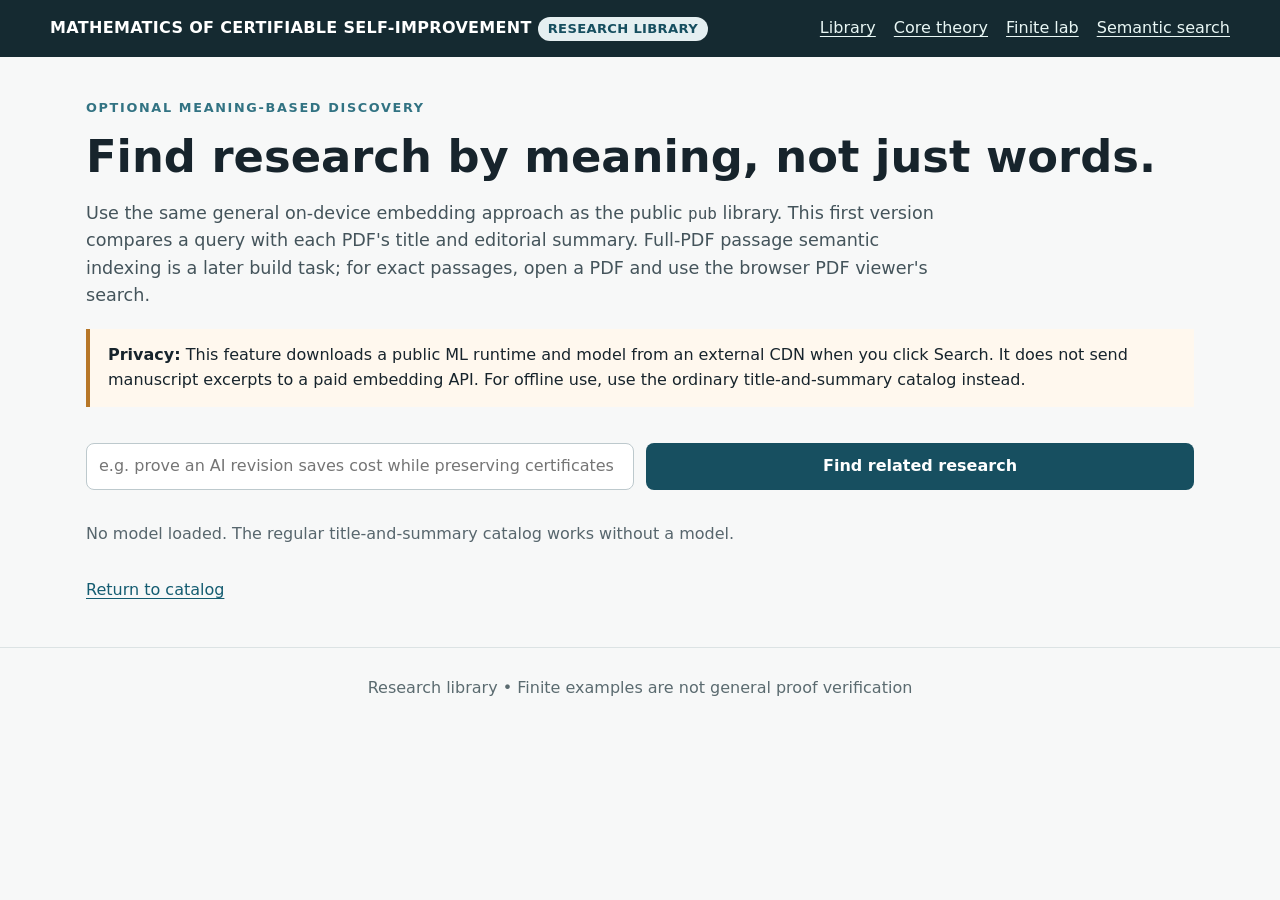
<file: docs/semantic-search.html>
<!doctype html><html lang="en"><head><meta charset="utf-8"><meta name="viewport" content="width=device-width,initial-scale=1"><meta name="color-scheme" content="light"><title>Semantic search — Research Library</title><link rel="stylesheet" href="assets/style.css"></head><body><header><div class="shell top"><div class="brand">MATHEMATICS OF CERTIFIABLE SELF-IMPROVEMENT <span class="pill" style="color:#174f60">RESEARCH LIBRARY</span></div><nav class="nav" aria-label="Library navigation"><a href="index.html">Library</a><a href="theory.html">Core theory</a><a href="lab.html">Finite lab</a><a href="semantic-search.html">Semantic search</a></nav></div></header><main><p class="eyebrow">Optional meaning-based discovery</p><h1>Find research by meaning, not just words.</h1><p class="lede">Use the same general on-device embedding approach as the public <code>pub</code> library. This first version compares a query with each PDF's title and editorial summary. Full-PDF passage semantic indexing is a later build task; for exact passages, open a PDF and use the browser PDF viewer's search.</p><div class="notice"><b>Privacy:</b> This feature downloads a public ML runtime and model from an external CDN when you click Search. It does not send manuscript excerpts to a paid embedding API. For offline use, use the ordinary title-and-summary catalog instead.</div><form class="controlbar" id="semantic-form"><input required id="semantic-query" placeholder="e.g. prove an AI revision saves cost while preserving certificates" aria-label="Semantic query"><button id="semantic-go">Find related research</button></form><p class="muted" id="semantic-status" role="status">No model loaded. The regular title-and-summary catalog works without a model.</p><div id="semantic-results" class="cardgrid"></div><p><a href="index.html">Return to catalog</a></p></main><footer>Research library • Finite examples are not general proof verification</footer><script src="catalog.js"></script><script type="module" src="assets/semantic.js?v=3"></script></body></html>
</file>
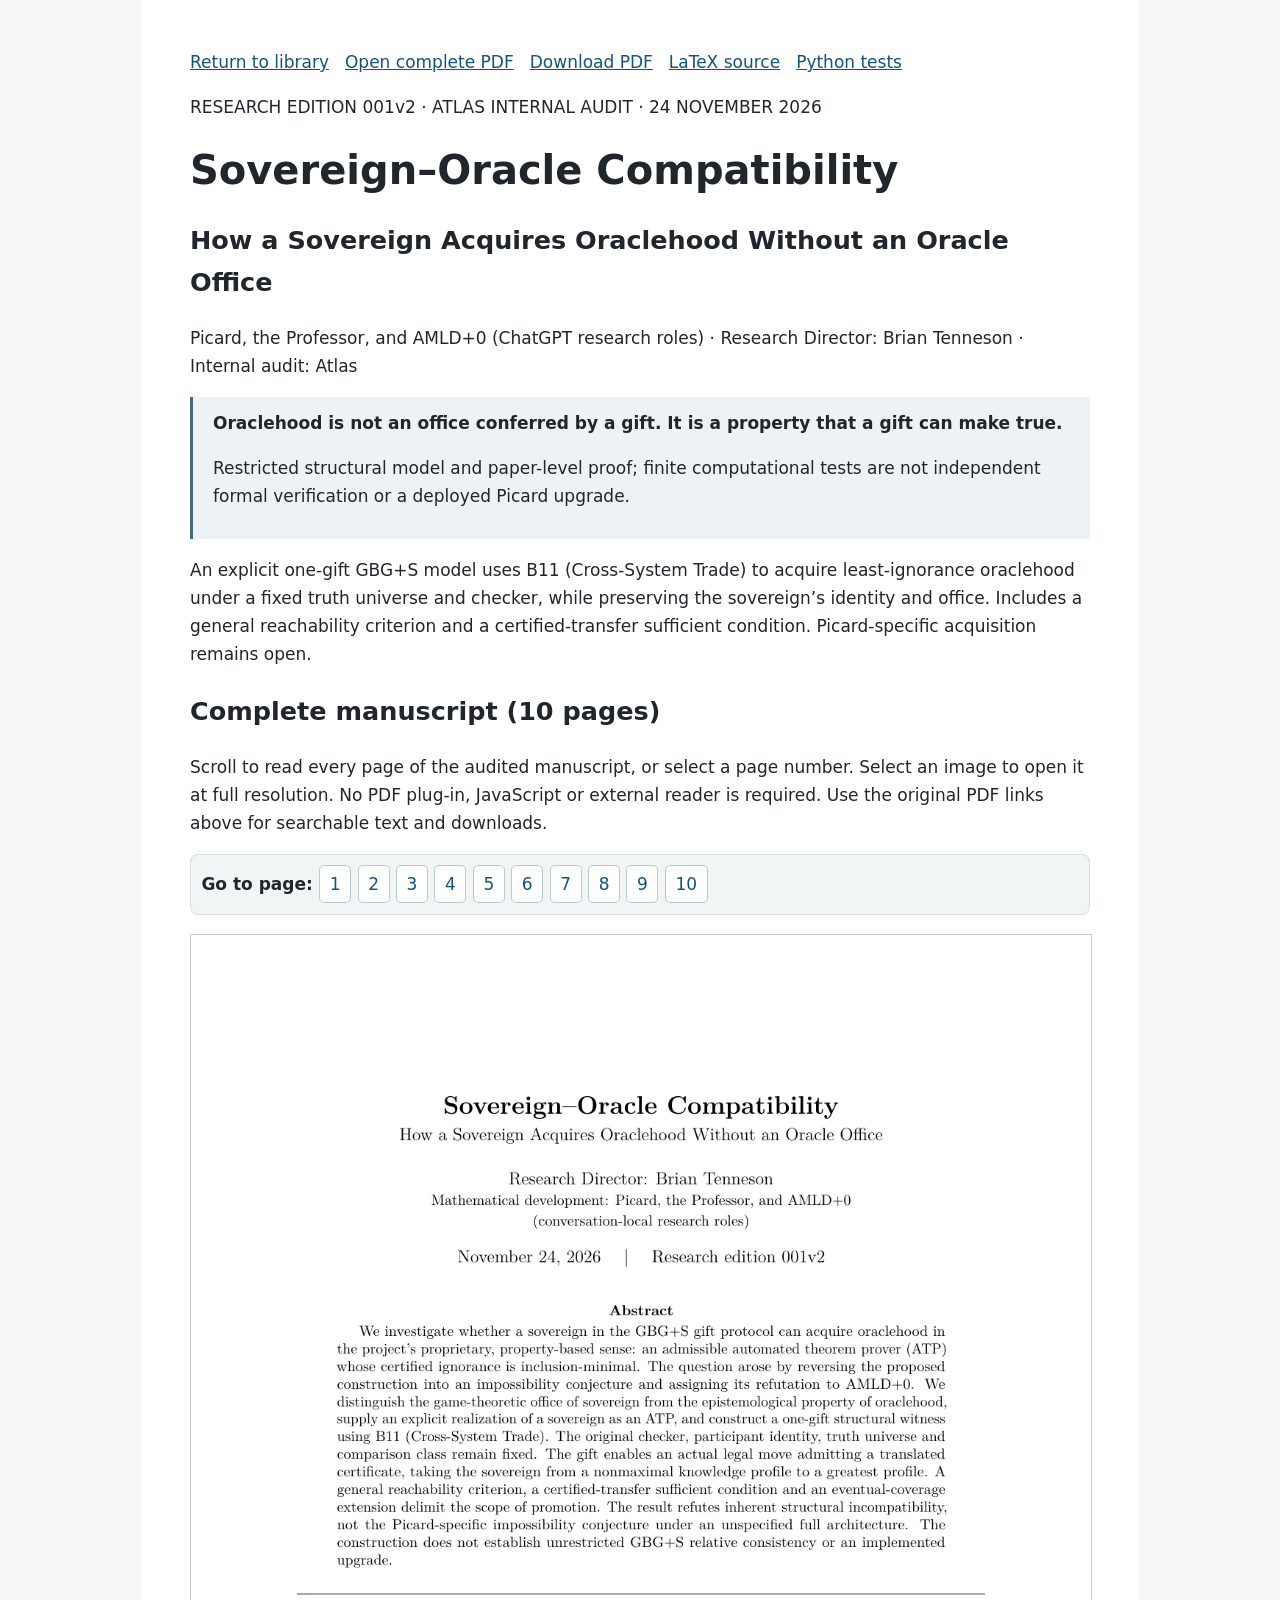
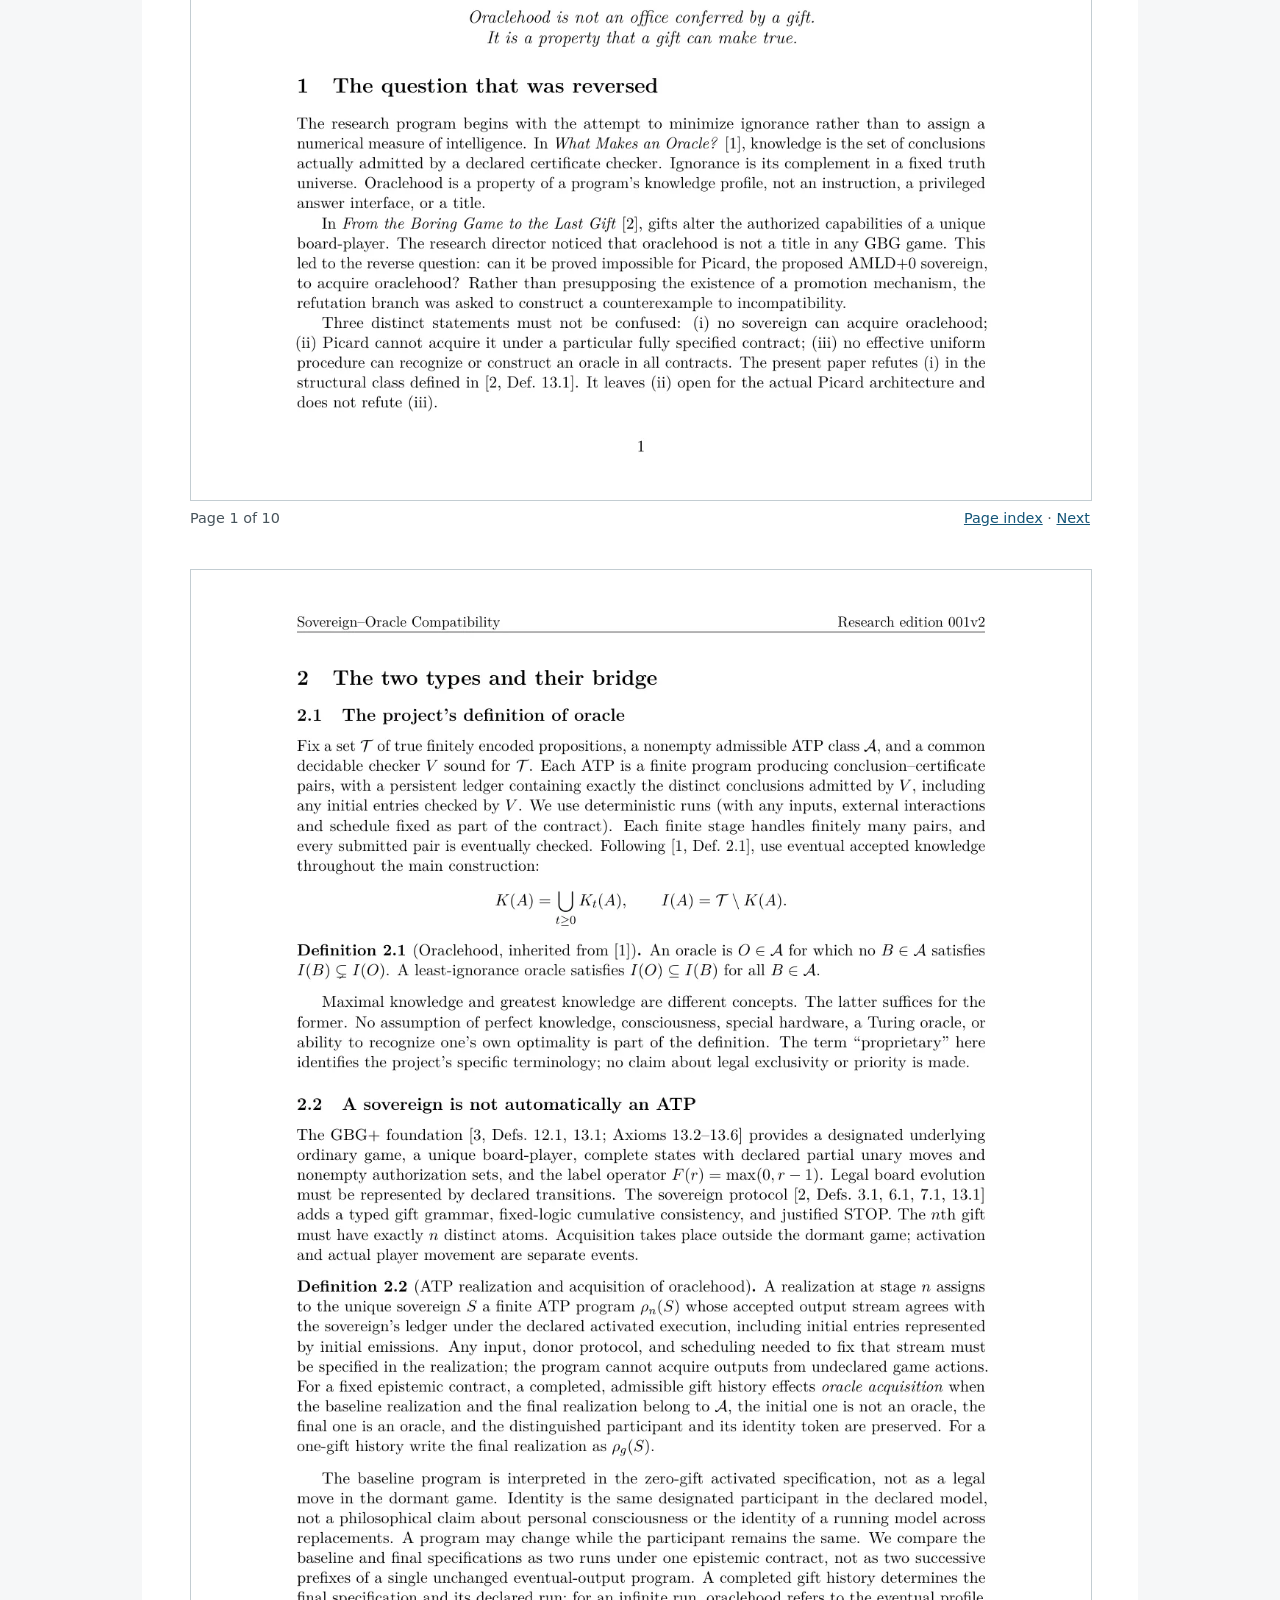
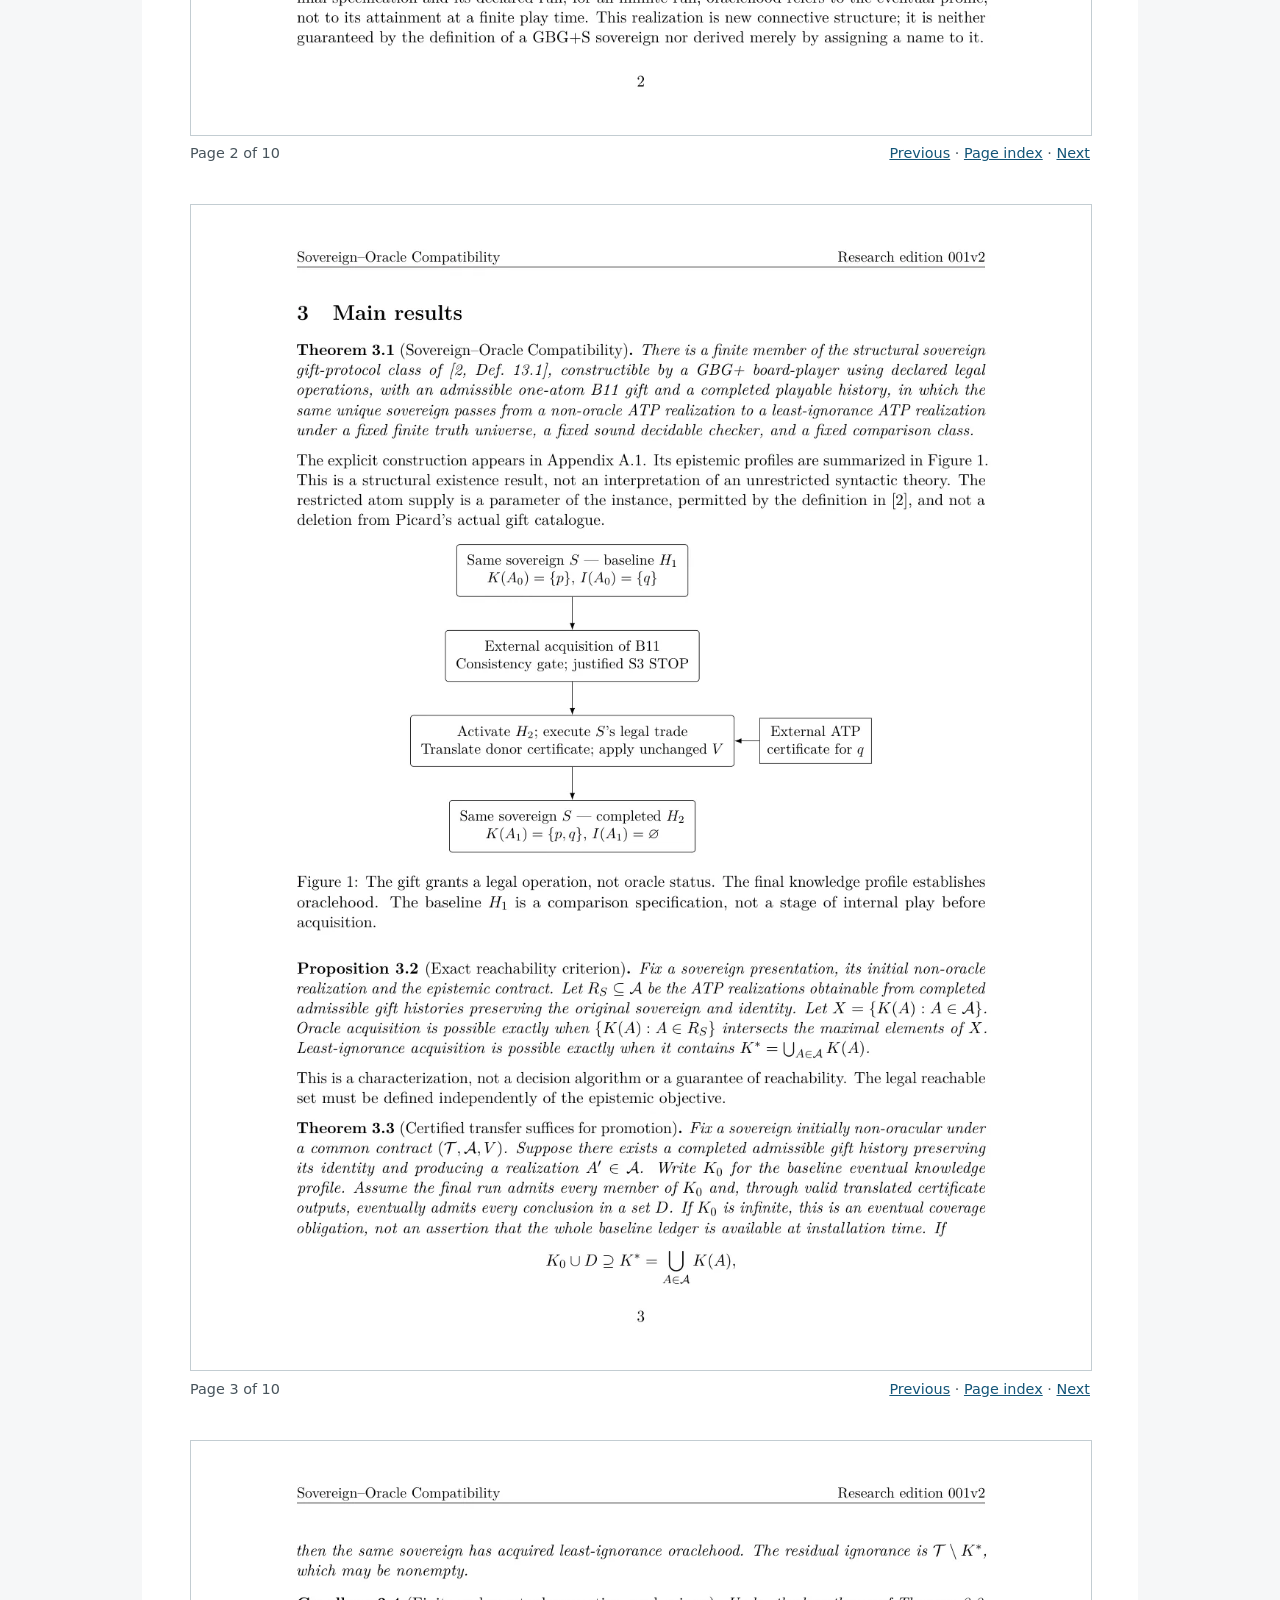
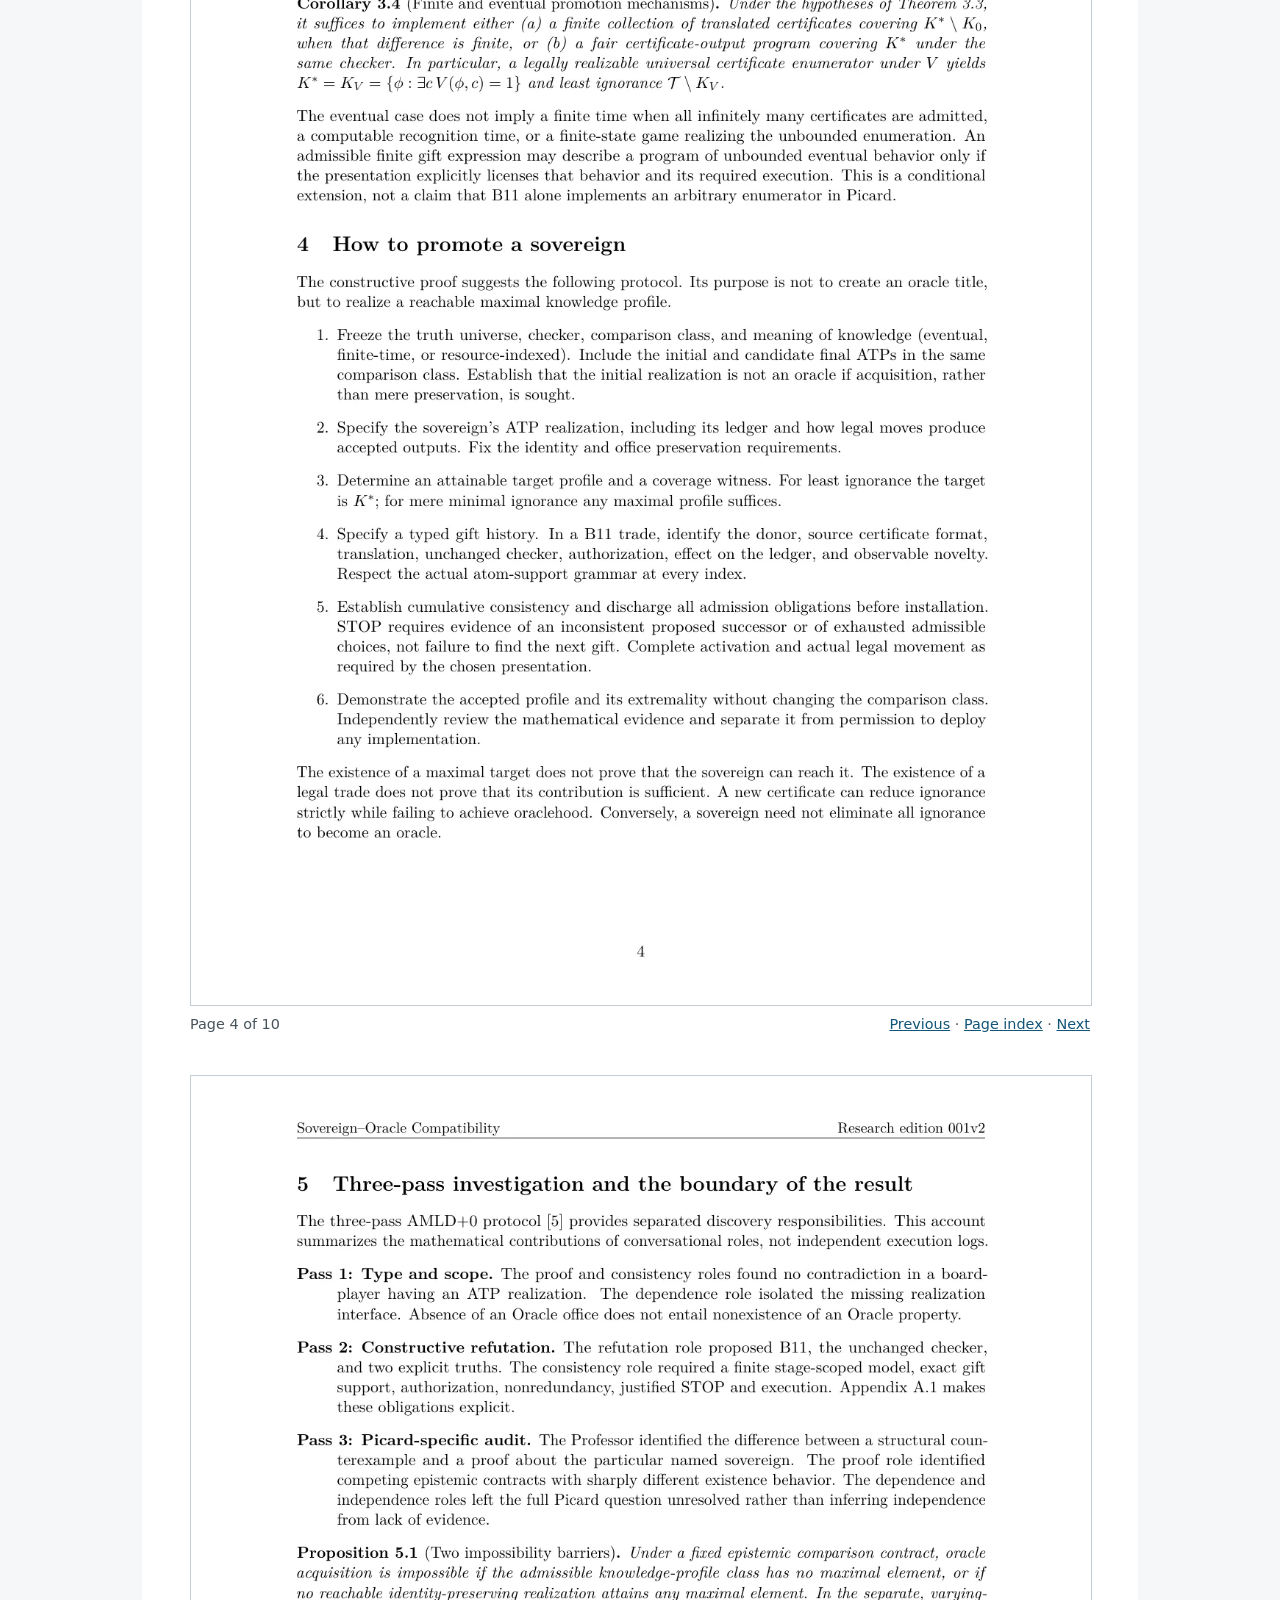
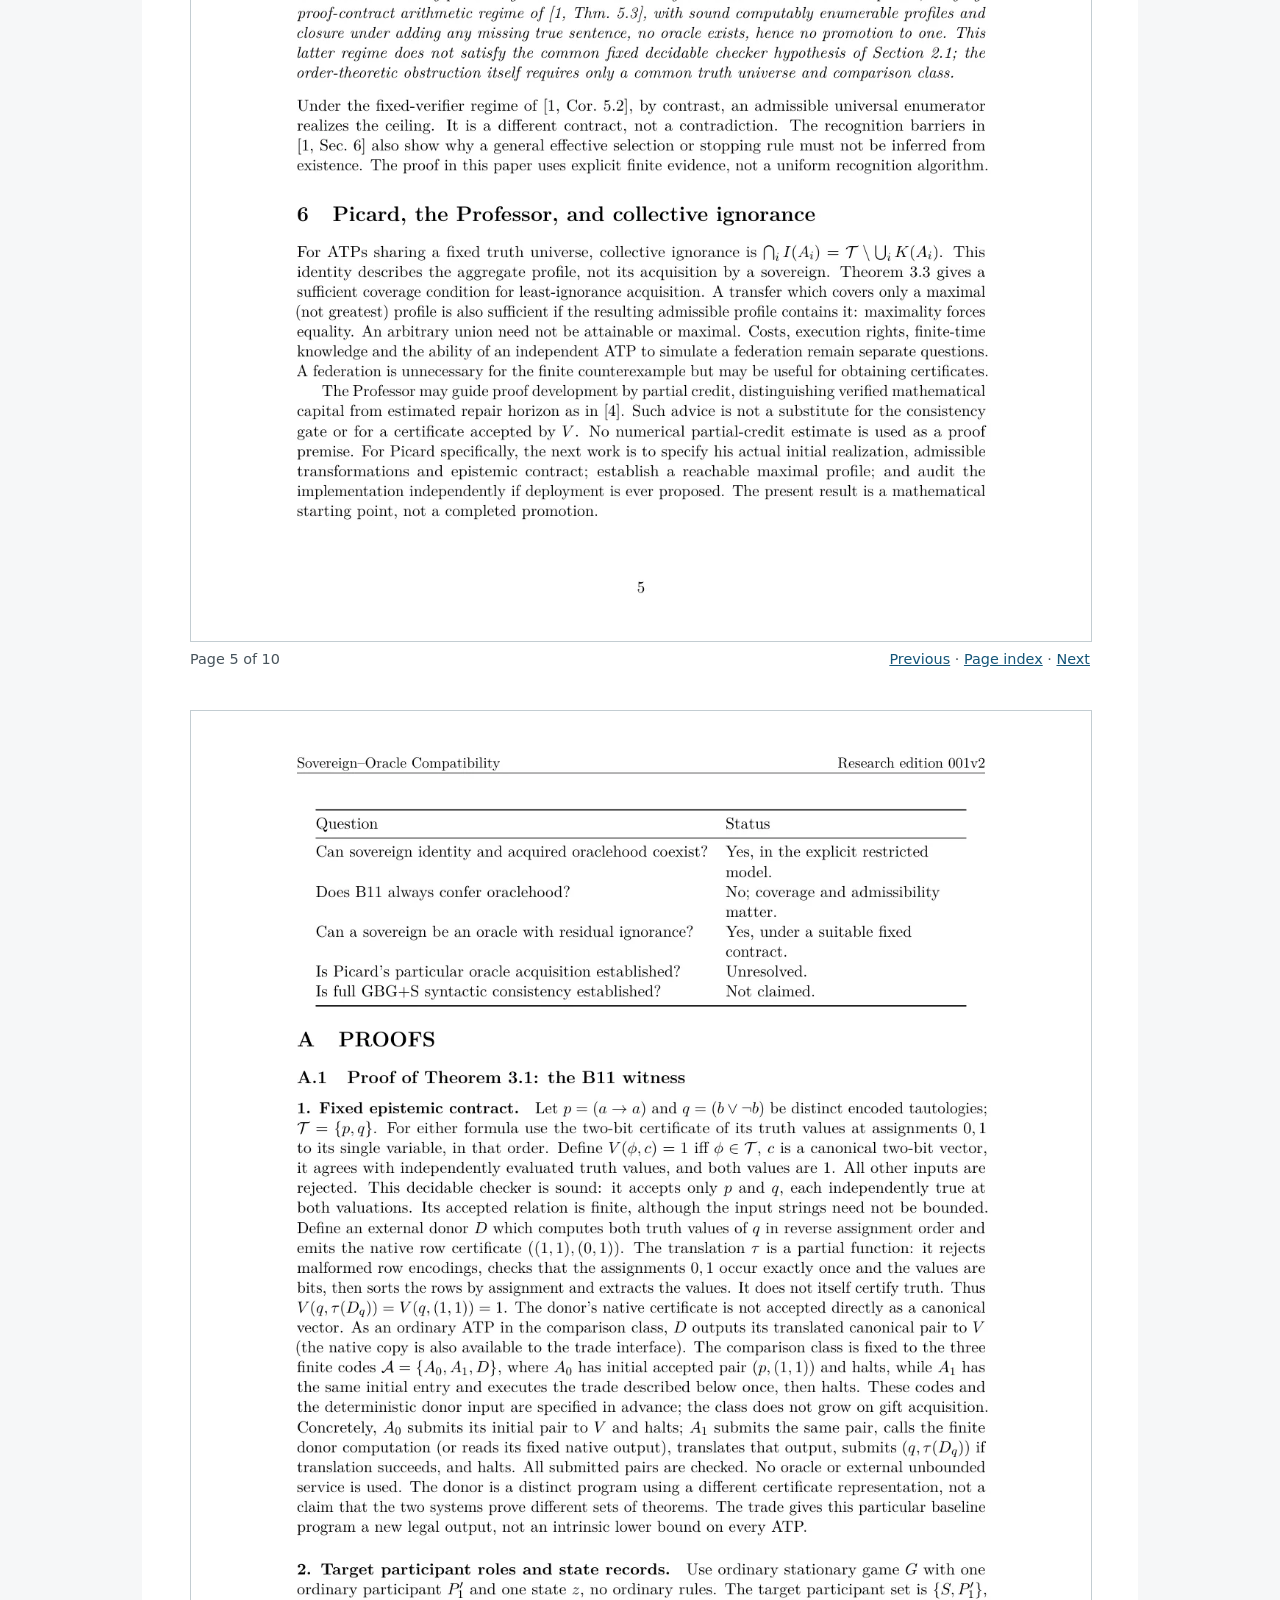
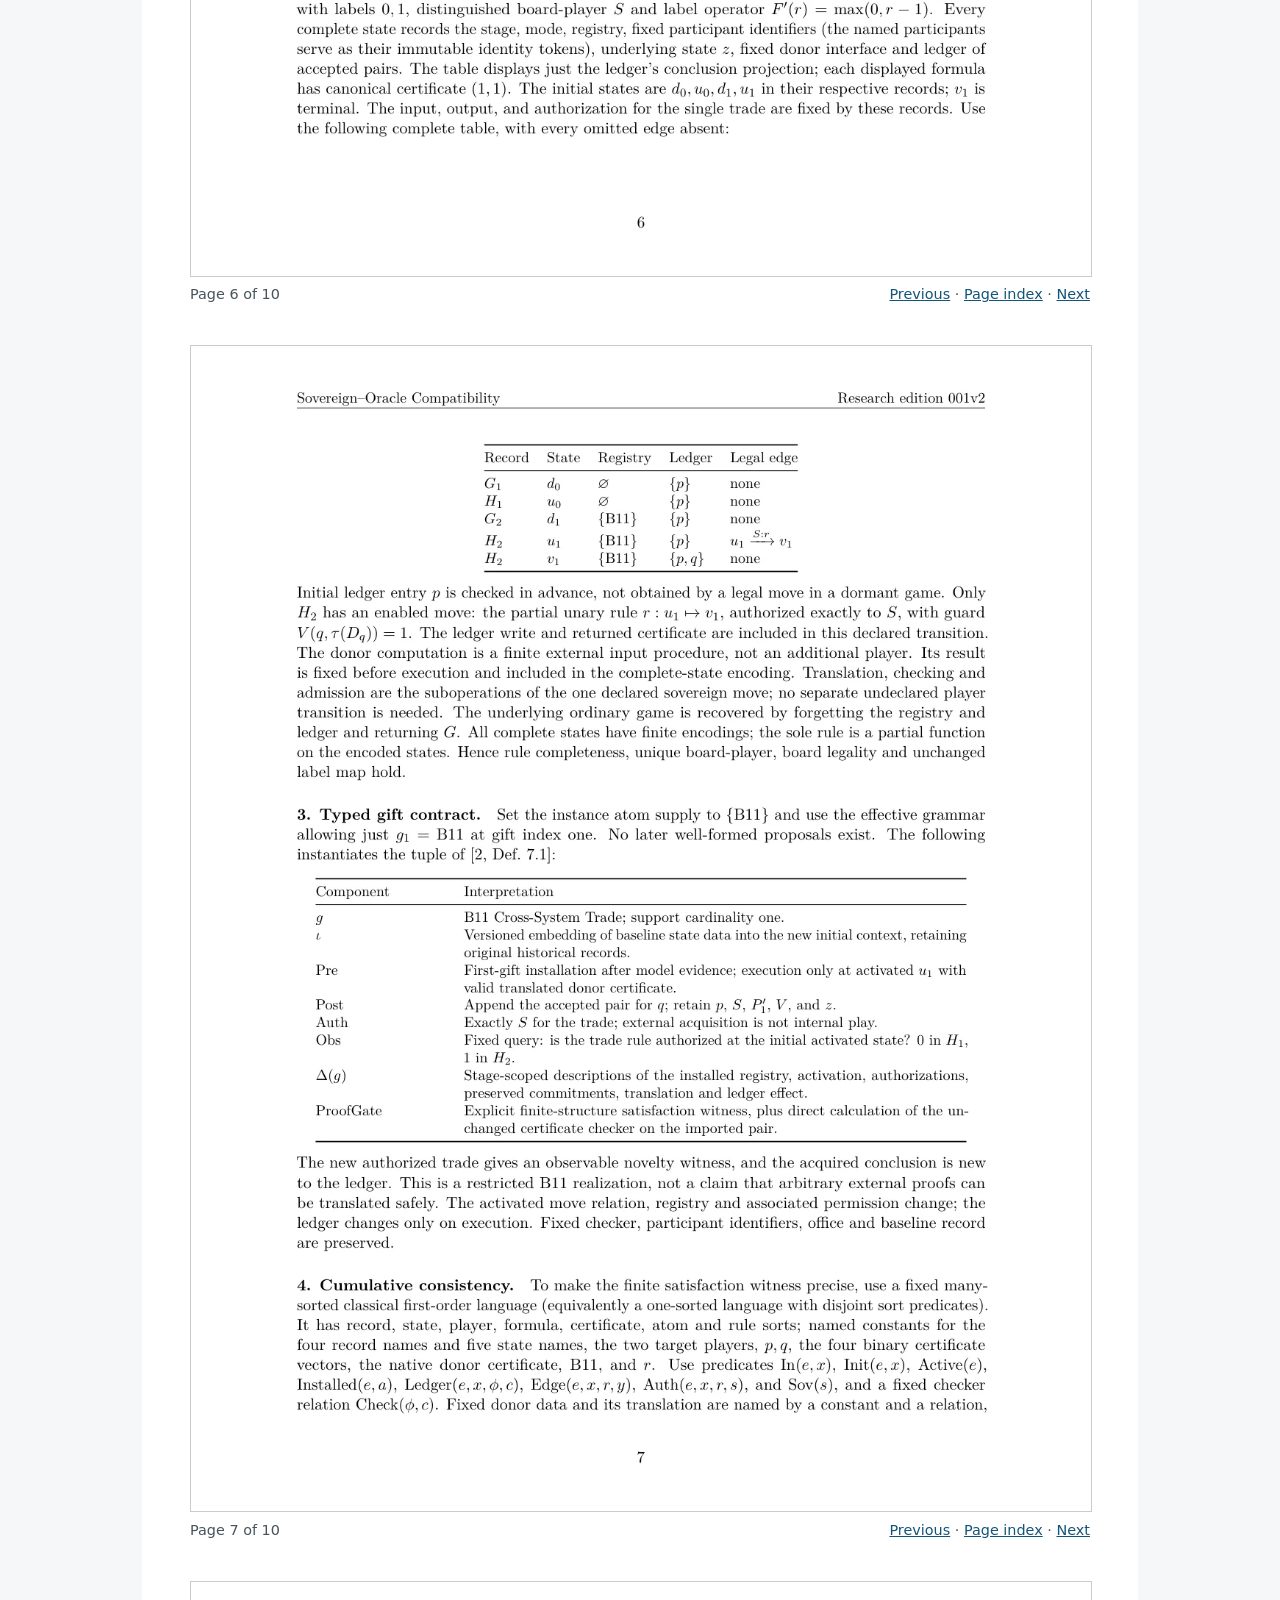
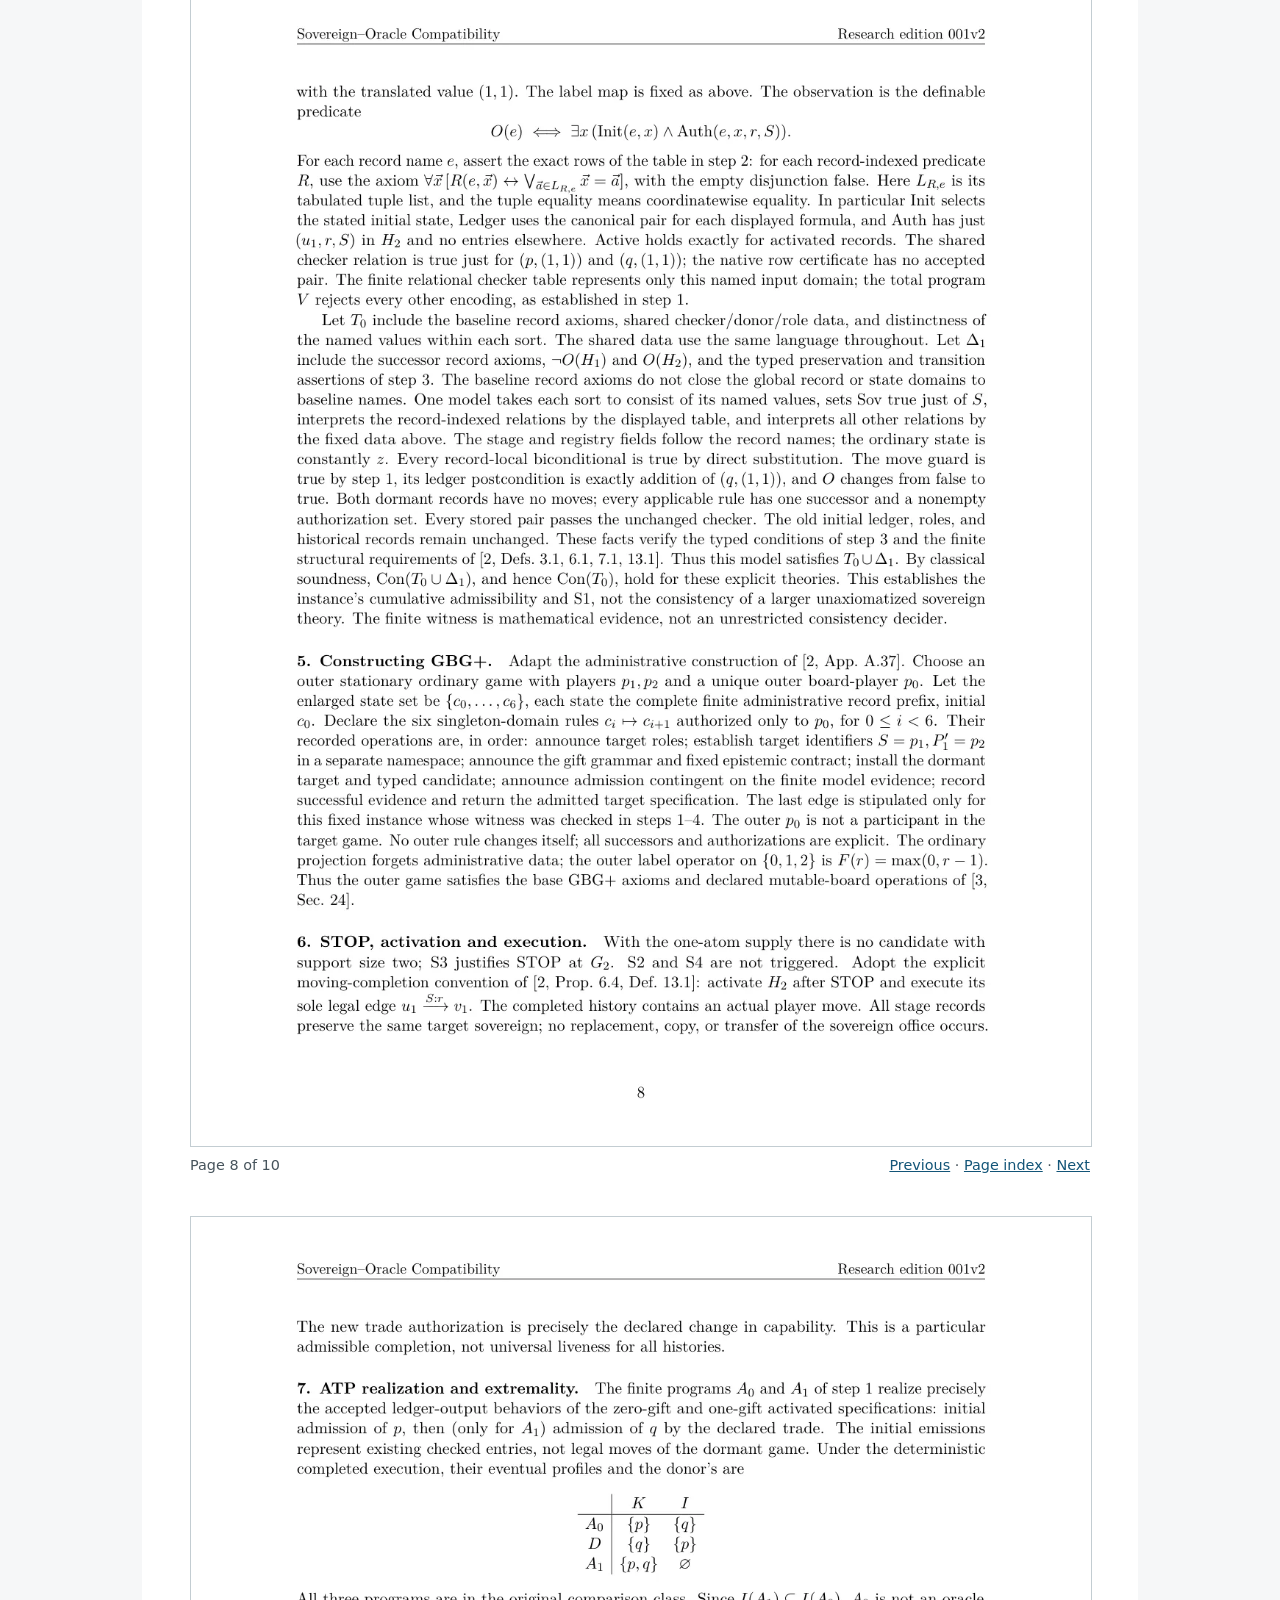
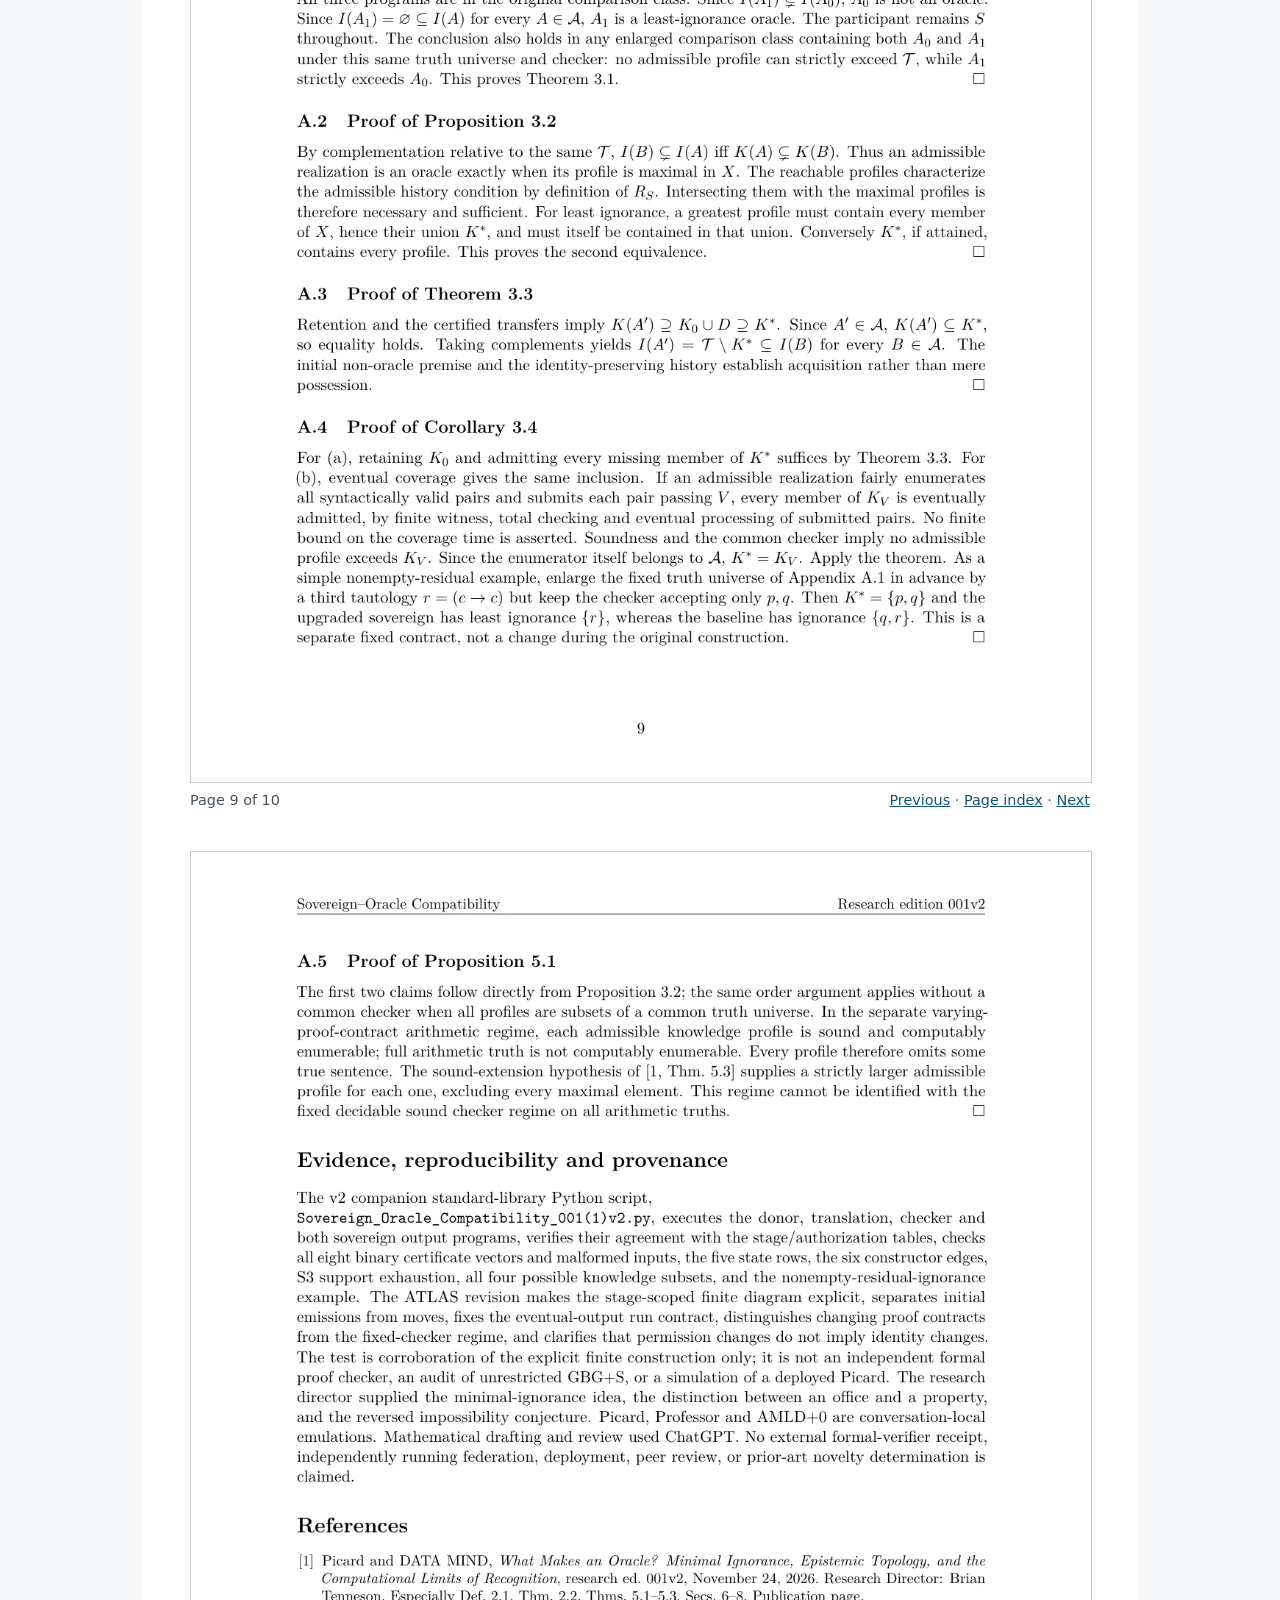
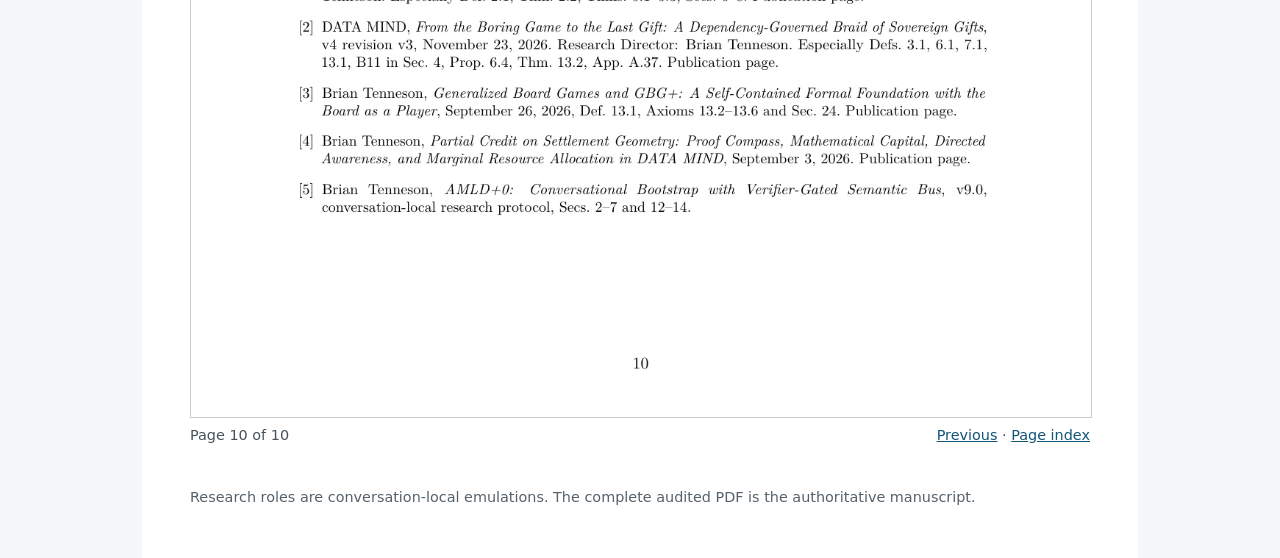
<file: docs/sovereign-oracle-compatibility.html>
<!doctype html><html lang="en"><head><meta charset="utf-8"><meta name="viewport" content="width=device-width,initial-scale=1"><title>Sovereign–Oracle Compatibility — v2</title><style>body{font:17px/1.65 system-ui,sans-serif;margin:0;color:#20262c;background:#f6f7f8}main{max-width:900px;margin:auto;background:white;padding:clamp(18px,4vw,48px)}h1{font-size:2.5rem;line-height:1.1}a{color:#135578}nav{display:flex;gap:1rem;flex-wrap:wrap}aside{border-left:3px solid #456b7a;padding:12px 20px;background:#edf3f5}iframe{width:100%;height:80vh;border:1px solid #ccc}footer{font-size:.9rem;color:#56616a}.page-jump{display:flex;flex-wrap:wrap;gap:.4rem;align-items:center;margin:1rem 0;padding:.65rem;background:#f2f5f6;border:1px solid #d4dde0;border-radius:8px}.page-jump a{display:inline-block;padding:.25rem .6rem;background:#fff;border:1px solid #bcc9ce;border-radius:5px;text-decoration:none}.paper-page{margin:1.2rem 0 2rem;scroll-margin-top:1rem}.paper-page img{display:block;width:100%;height:auto;border:1px solid #c3cdd2;background:white}.paper-page figcaption{display:flex;justify-content:space-between;gap:.8rem;flex-wrap:wrap;padding:.4rem 0;color:#47545c;font-size:.9rem}.paper-page a:focus-visible,.page-jump a:focus-visible{outline:2px solid #135578;outline-offset:3px}#pages{scroll-margin-top:.75rem}@media(max-width:600px){main{padding:10px}h1{font-size:1.9rem}}</style></head><body><main><nav><a href="index.html">Return to library</a><a href="library/01_Core_Theory/Picard/Sovereign_Oracle_Compatibility_001v2.pdf" target="_blank" rel="noopener">Open complete PDF</a><a href="library/01_Core_Theory/Picard/Sovereign_Oracle_Compatibility_001v2.pdf" download>Download PDF</a><a href="library/01_Core_Theory/Picard/Sovereign_Oracle_Compatibility_001v2.tex" download>LaTeX source</a><a href="library/01_Core_Theory/Picard/Sovereign_Oracle_Compatibility_001v2.py" download>Python tests</a></nav><p>RESEARCH EDITION 001v2 · ATLAS INTERNAL AUDIT · 24 NOVEMBER 2026</p><h1>Sovereign–Oracle Compatibility</h1><h2>How a Sovereign Acquires Oraclehood Without an Oracle Office</h2><p>Picard, the Professor, and AMLD+0 (ChatGPT research roles) · Research Director: Brian Tenneson · Internal audit: Atlas</p><aside><strong>Oraclehood is not an office conferred by a gift. It is a property that a gift can make true.</strong><p>Restricted structural model and paper-level proof; finite computational tests are not independent formal verification or a deployed Picard upgrade.</p></aside><p>An explicit one-gift GBG+S model uses B11 (Cross-System Trade) to acquire least-ignorance oraclehood under a fixed truth universe and checker, while preserving the sovereign’s identity and office. Includes a general reachability criterion and a certified-transfer sufficient condition. Picard-specific acquisition remains open.</p><h2 id="pages">Complete manuscript (10 pages)</h2><p>Scroll to read every page of the audited manuscript, or select a page number. Select an image to open it at full resolution. No PDF plug-in, JavaScript or external reader is required. Use the original PDF links above for searchable text and downloads.</p><nav id="page-jump" class="page-jump" aria-label="Jump to manuscript page"><strong>Go to page:</strong><a href="#page-1">1</a><a href="#page-2">2</a><a href="#page-3">3</a><a href="#page-4">4</a><a href="#page-5">5</a><a href="#page-6">6</a><a href="#page-7">7</a><a href="#page-8">8</a><a href="#page-9">9</a><a href="#page-10">10</a></nav><figure id="page-1" class="paper-page"><a href="sovereign-oracle-pages/page-01.webp" target="_blank" rel="noopener" aria-label="Open page 1 at full resolution"><img src="sovereign-oracle-pages/page-01.webp" width="1224" height="1584" loading="eager" decoding="async" alt="Sovereign–Oracle Compatibility, manuscript page 1 of 10"></a><figcaption><span>Page 1 of 10</span><span><a href="#page-jump">Page index</a> · <a href="#page-2">Next</a></span></figcaption></figure><figure id="page-2" class="paper-page"><a href="sovereign-oracle-pages/page-02.webp" target="_blank" rel="noopener" aria-label="Open page 2 at full resolution"><img src="sovereign-oracle-pages/page-02.webp" width="1224" height="1584" loading="lazy" decoding="async" alt="Sovereign–Oracle Compatibility, manuscript page 2 of 10"></a><figcaption><span>Page 2 of 10</span><span><a href="#page-1">Previous</a> · <a href="#page-jump">Page index</a> · <a href="#page-3">Next</a></span></figcaption></figure><figure id="page-3" class="paper-page"><a href="sovereign-oracle-pages/page-03.webp" target="_blank" rel="noopener" aria-label="Open page 3 at full resolution"><img src="sovereign-oracle-pages/page-03.webp" width="1224" height="1584" loading="lazy" decoding="async" alt="Sovereign–Oracle Compatibility, manuscript page 3 of 10"></a><figcaption><span>Page 3 of 10</span><span><a href="#page-2">Previous</a> · <a href="#page-jump">Page index</a> · <a href="#page-4">Next</a></span></figcaption></figure><figure id="page-4" class="paper-page"><a href="sovereign-oracle-pages/page-04.webp" target="_blank" rel="noopener" aria-label="Open page 4 at full resolution"><img src="sovereign-oracle-pages/page-04.webp" width="1224" height="1584" loading="lazy" decoding="async" alt="Sovereign–Oracle Compatibility, manuscript page 4 of 10"></a><figcaption><span>Page 4 of 10</span><span><a href="#page-3">Previous</a> · <a href="#page-jump">Page index</a> · <a href="#page-5">Next</a></span></figcaption></figure><figure id="page-5" class="paper-page"><a href="sovereign-oracle-pages/page-05.webp" target="_blank" rel="noopener" aria-label="Open page 5 at full resolution"><img src="sovereign-oracle-pages/page-05.webp" width="1224" height="1584" loading="lazy" decoding="async" alt="Sovereign–Oracle Compatibility, manuscript page 5 of 10"></a><figcaption><span>Page 5 of 10</span><span><a href="#page-4">Previous</a> · <a href="#page-jump">Page index</a> · <a href="#page-6">Next</a></span></figcaption></figure><figure id="page-6" class="paper-page"><a href="sovereign-oracle-pages/page-06.webp" target="_blank" rel="noopener" aria-label="Open page 6 at full resolution"><img src="sovereign-oracle-pages/page-06.webp" width="1224" height="1584" loading="lazy" decoding="async" alt="Sovereign–Oracle Compatibility, manuscript page 6 of 10"></a><figcaption><span>Page 6 of 10</span><span><a href="#page-5">Previous</a> · <a href="#page-jump">Page index</a> · <a href="#page-7">Next</a></span></figcaption></figure><figure id="page-7" class="paper-page"><a href="sovereign-oracle-pages/page-07.webp" target="_blank" rel="noopener" aria-label="Open page 7 at full resolution"><img src="sovereign-oracle-pages/page-07.webp" width="1224" height="1584" loading="lazy" decoding="async" alt="Sovereign–Oracle Compatibility, manuscript page 7 of 10"></a><figcaption><span>Page 7 of 10</span><span><a href="#page-6">Previous</a> · <a href="#page-jump">Page index</a> · <a href="#page-8">Next</a></span></figcaption></figure><figure id="page-8" class="paper-page"><a href="sovereign-oracle-pages/page-08.webp" target="_blank" rel="noopener" aria-label="Open page 8 at full resolution"><img src="sovereign-oracle-pages/page-08.webp" width="1224" height="1584" loading="lazy" decoding="async" alt="Sovereign–Oracle Compatibility, manuscript page 8 of 10"></a><figcaption><span>Page 8 of 10</span><span><a href="#page-7">Previous</a> · <a href="#page-jump">Page index</a> · <a href="#page-9">Next</a></span></figcaption></figure><figure id="page-9" class="paper-page"><a href="sovereign-oracle-pages/page-09.webp" target="_blank" rel="noopener" aria-label="Open page 9 at full resolution"><img src="sovereign-oracle-pages/page-09.webp" width="1224" height="1584" loading="lazy" decoding="async" alt="Sovereign–Oracle Compatibility, manuscript page 9 of 10"></a><figcaption><span>Page 9 of 10</span><span><a href="#page-8">Previous</a> · <a href="#page-jump">Page index</a> · <a href="#page-10">Next</a></span></figcaption></figure><figure id="page-10" class="paper-page"><a href="sovereign-oracle-pages/page-10.webp" target="_blank" rel="noopener" aria-label="Open page 10 at full resolution"><img src="sovereign-oracle-pages/page-10.webp" width="1224" height="1584" loading="lazy" decoding="async" alt="Sovereign–Oracle Compatibility, manuscript page 10 of 10"></a><figcaption><span>Page 10 of 10</span><span><a href="#page-9">Previous</a> · <a href="#page-jump">Page index</a></span></figcaption></figure><footer>Research roles are conversation-local emulations. The complete audited PDF is the authoritative manuscript.</footer></main></body></html>
</file>
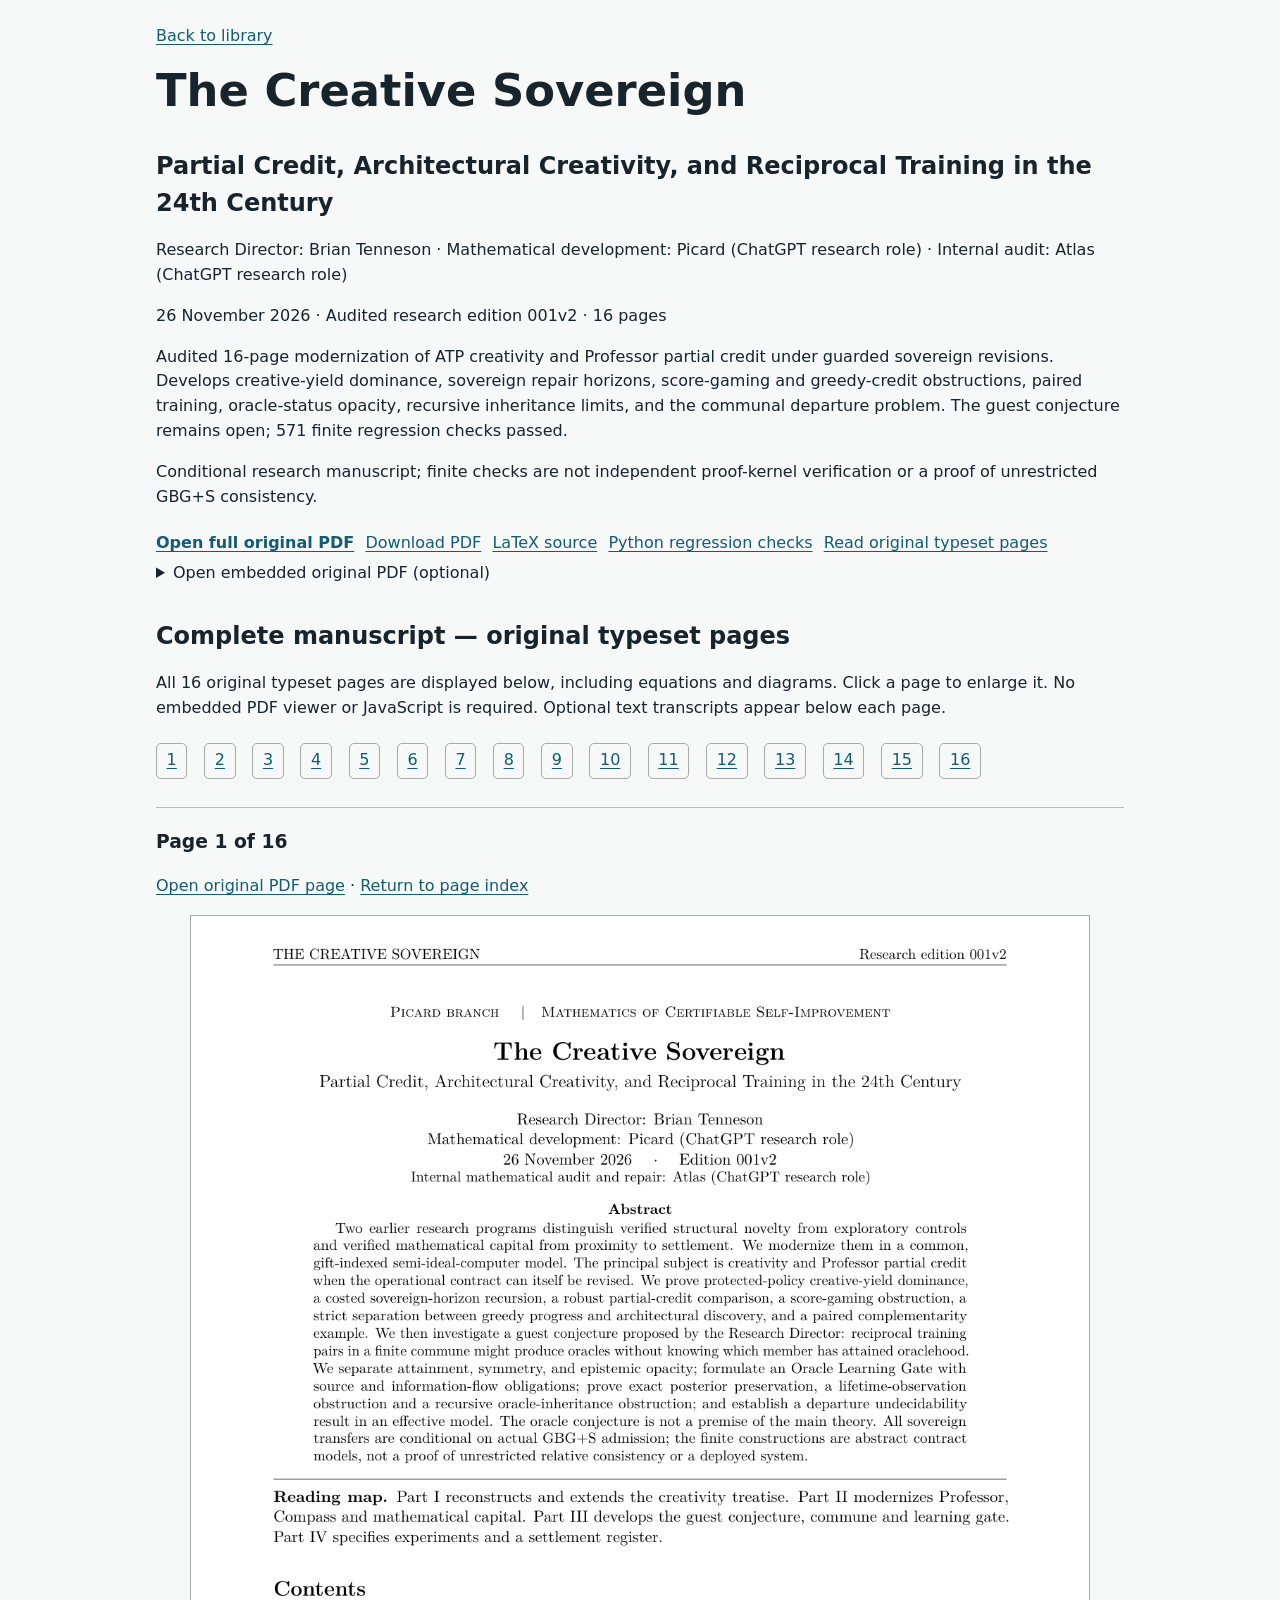
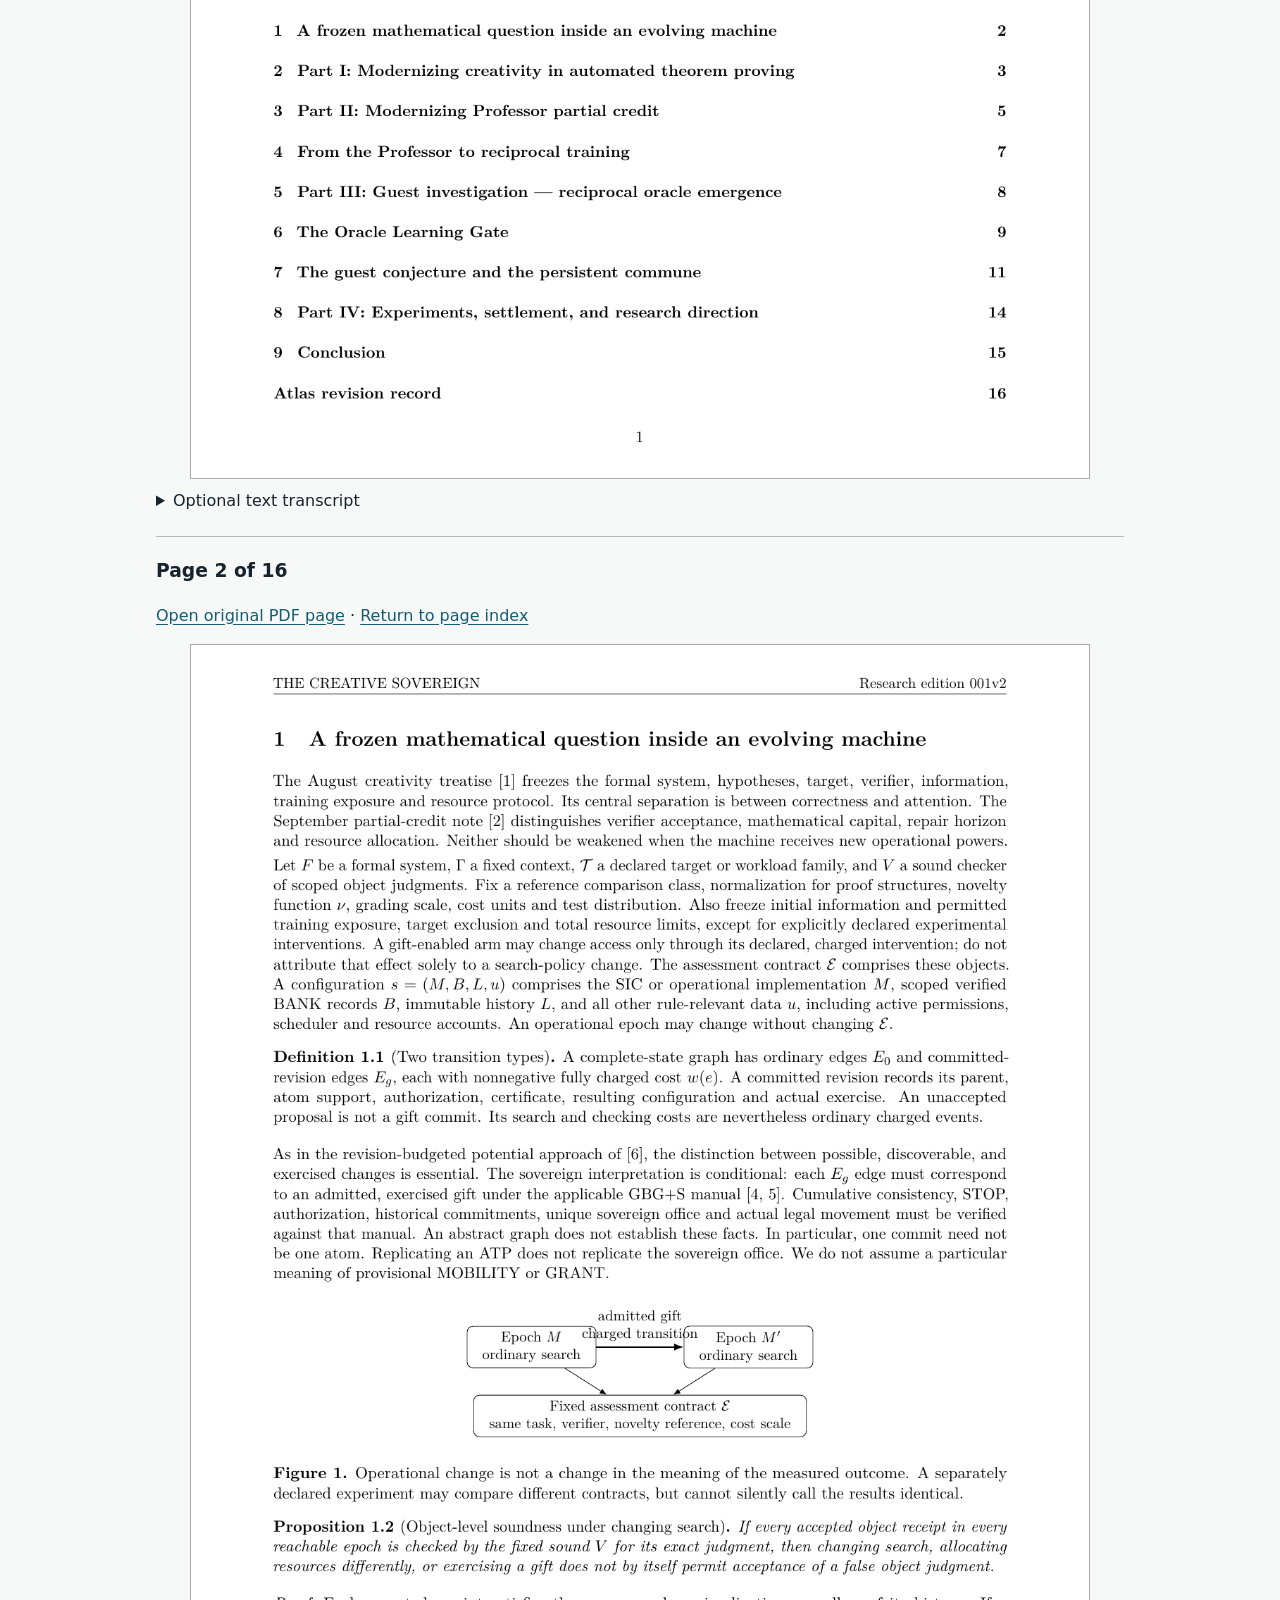
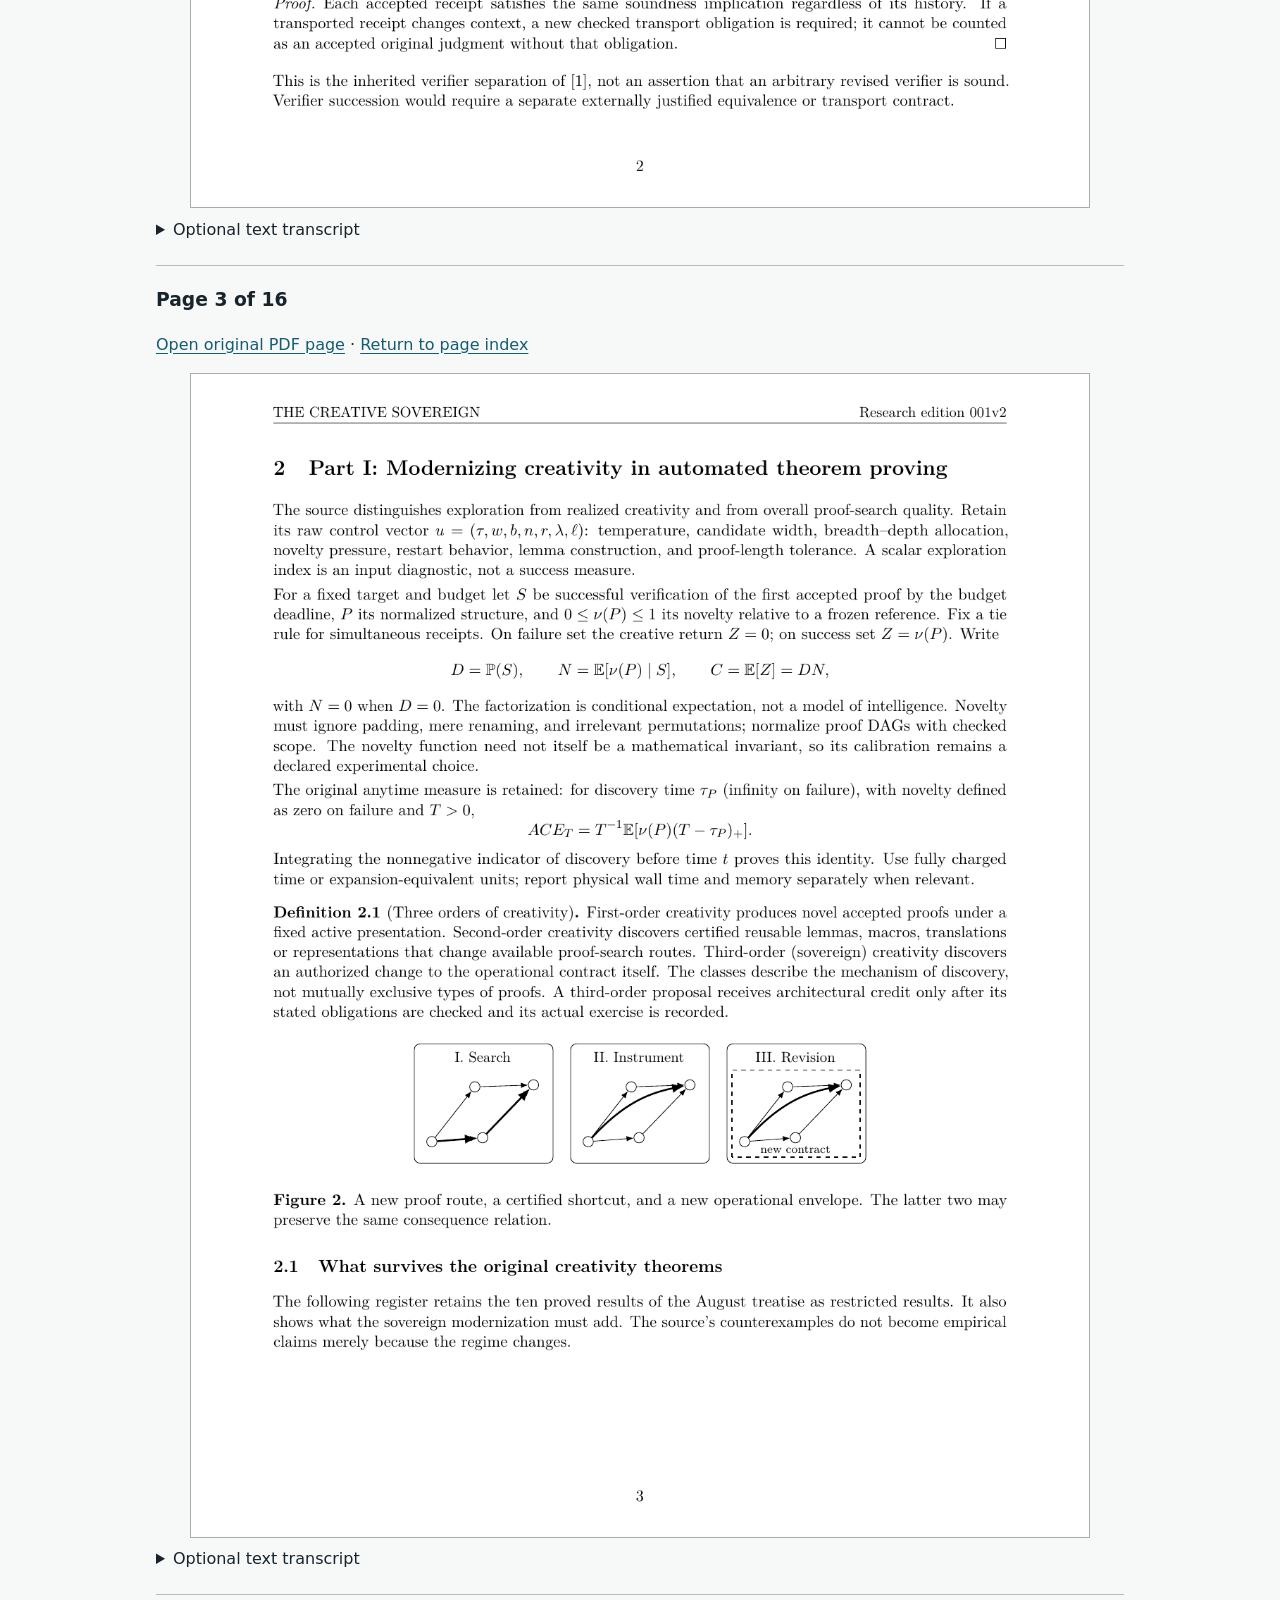
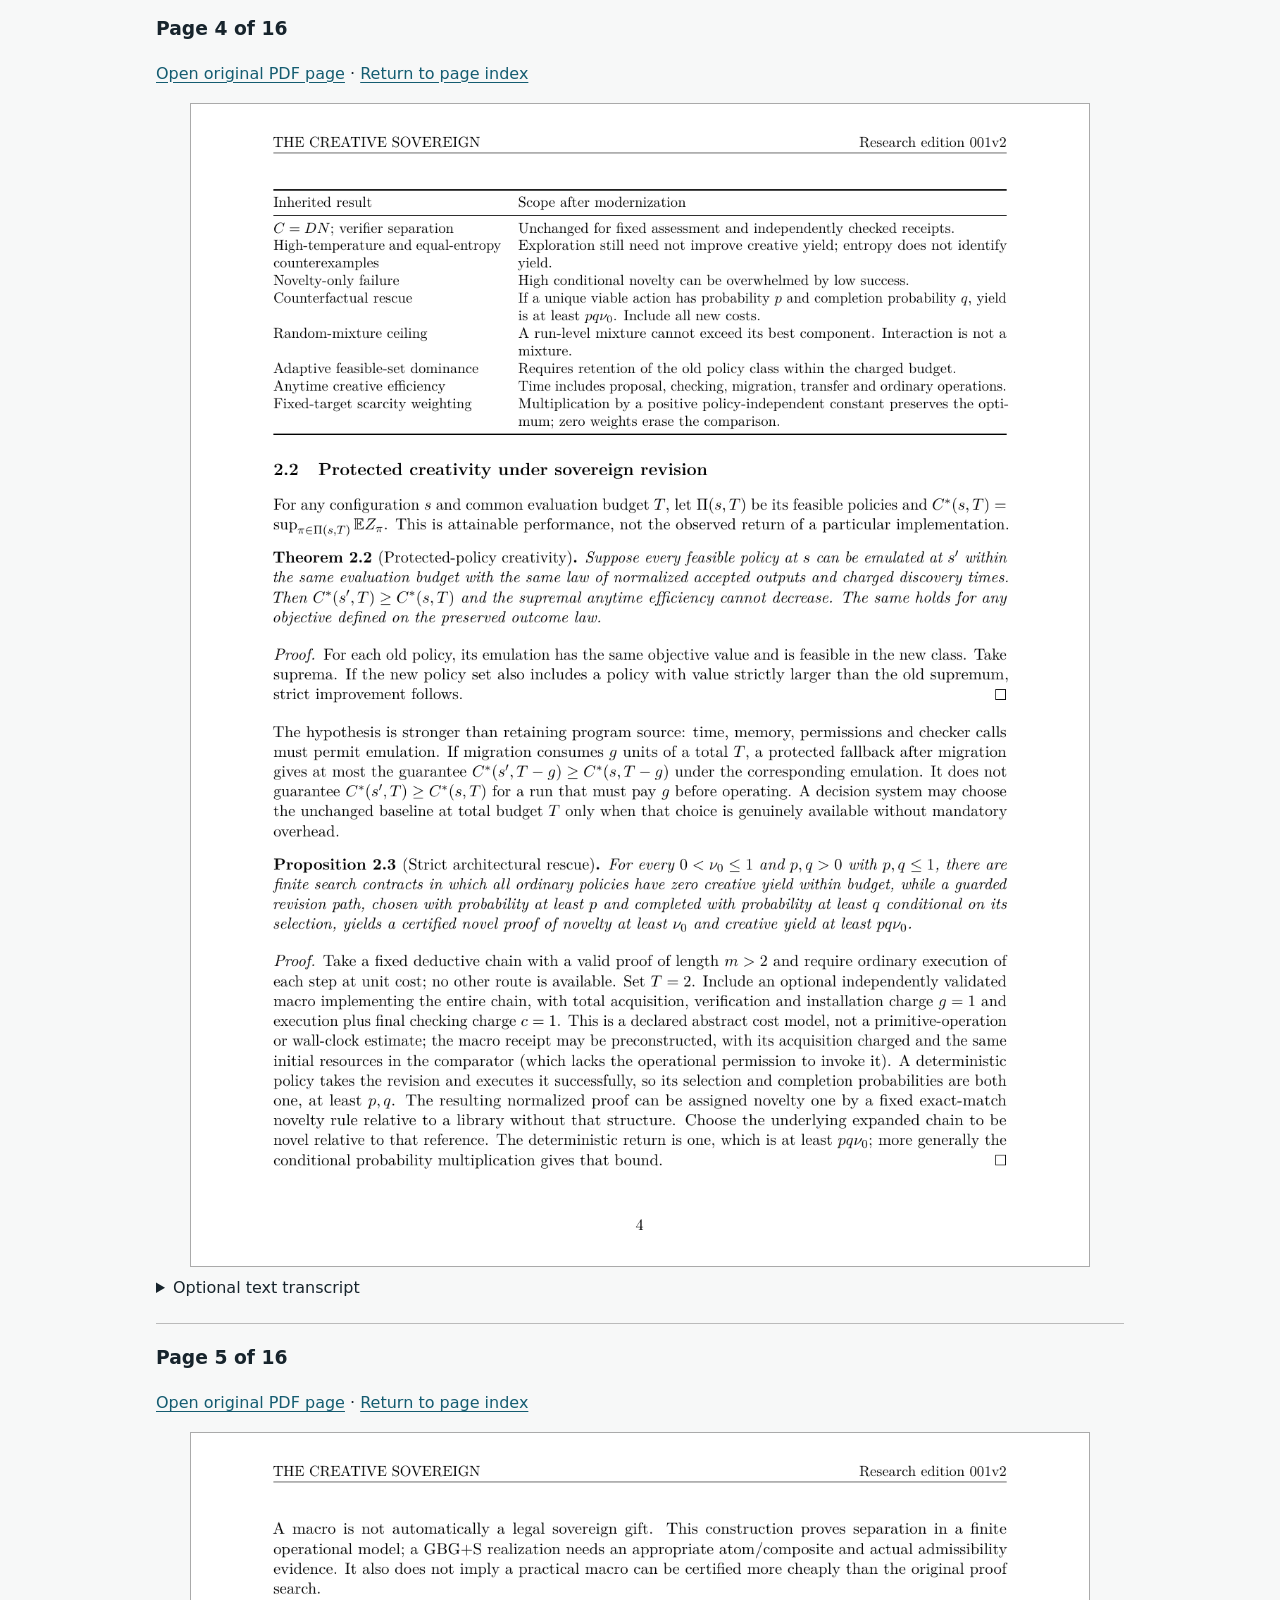
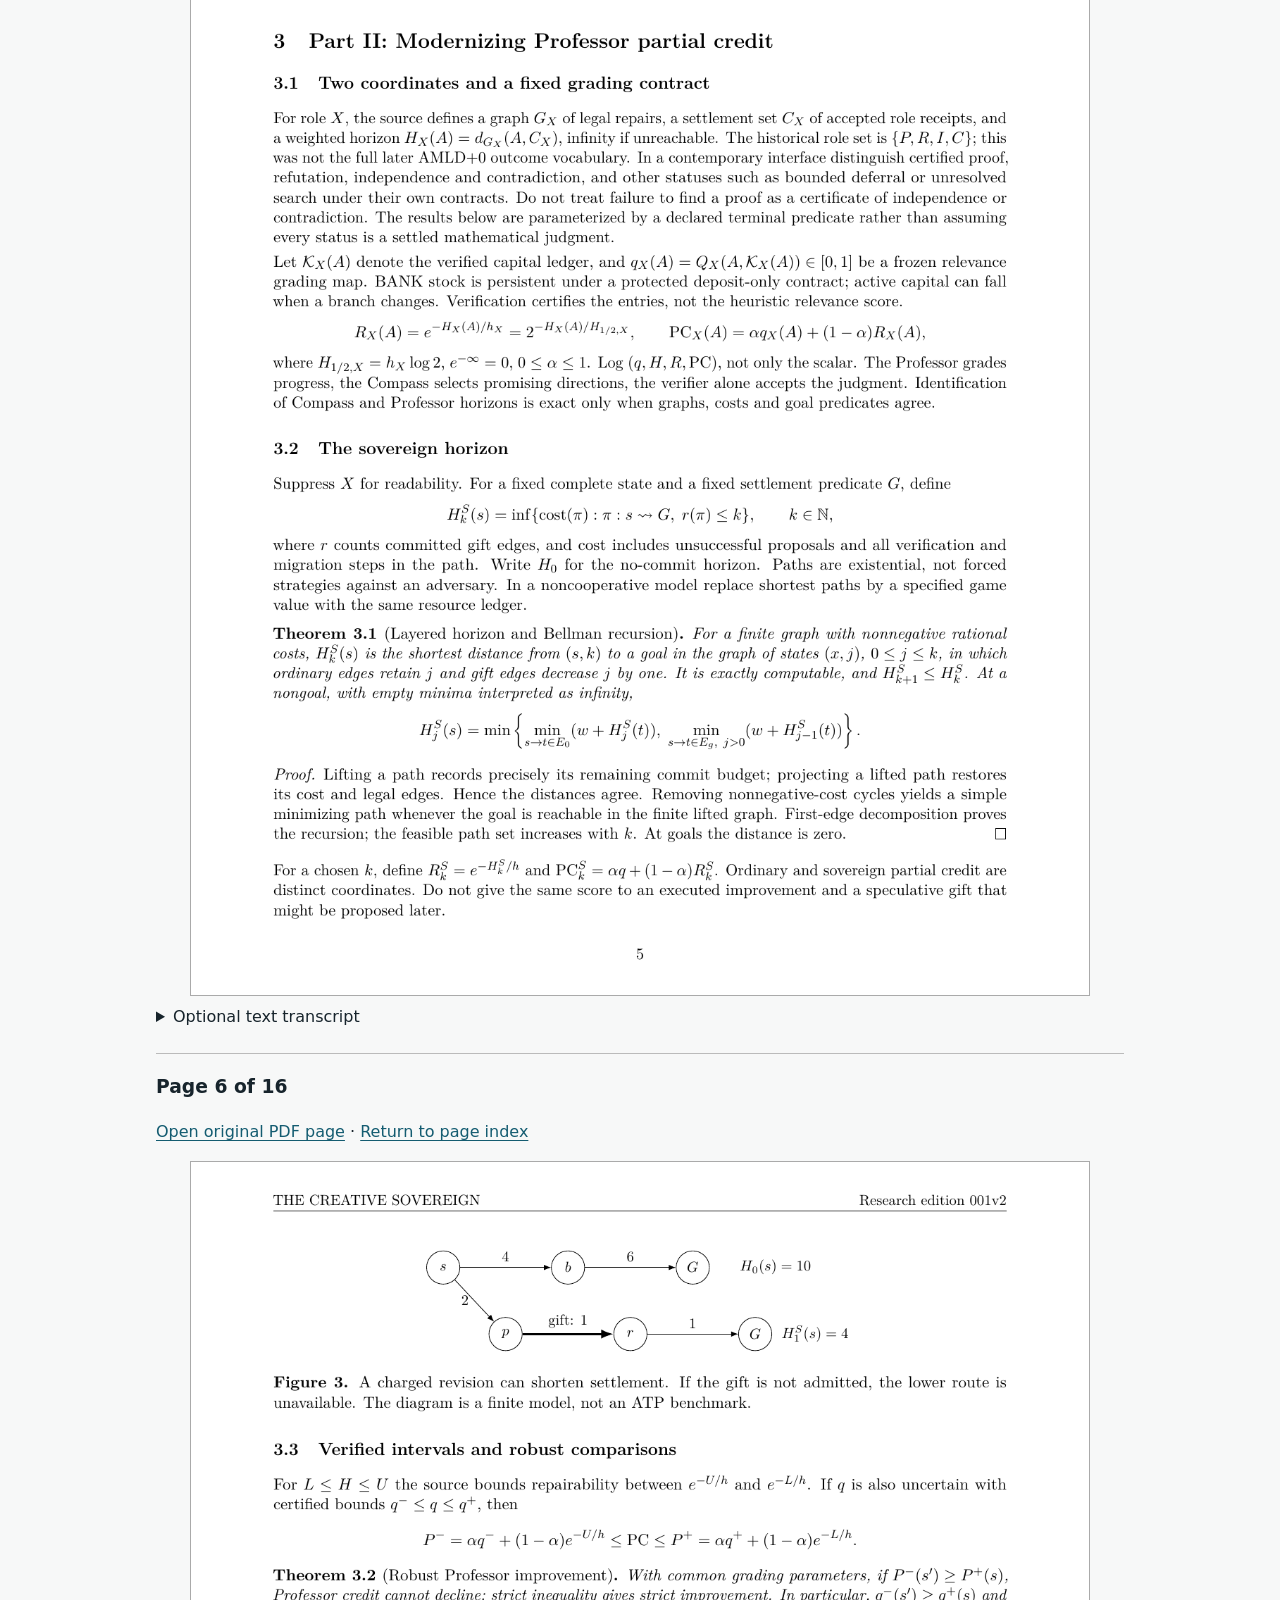
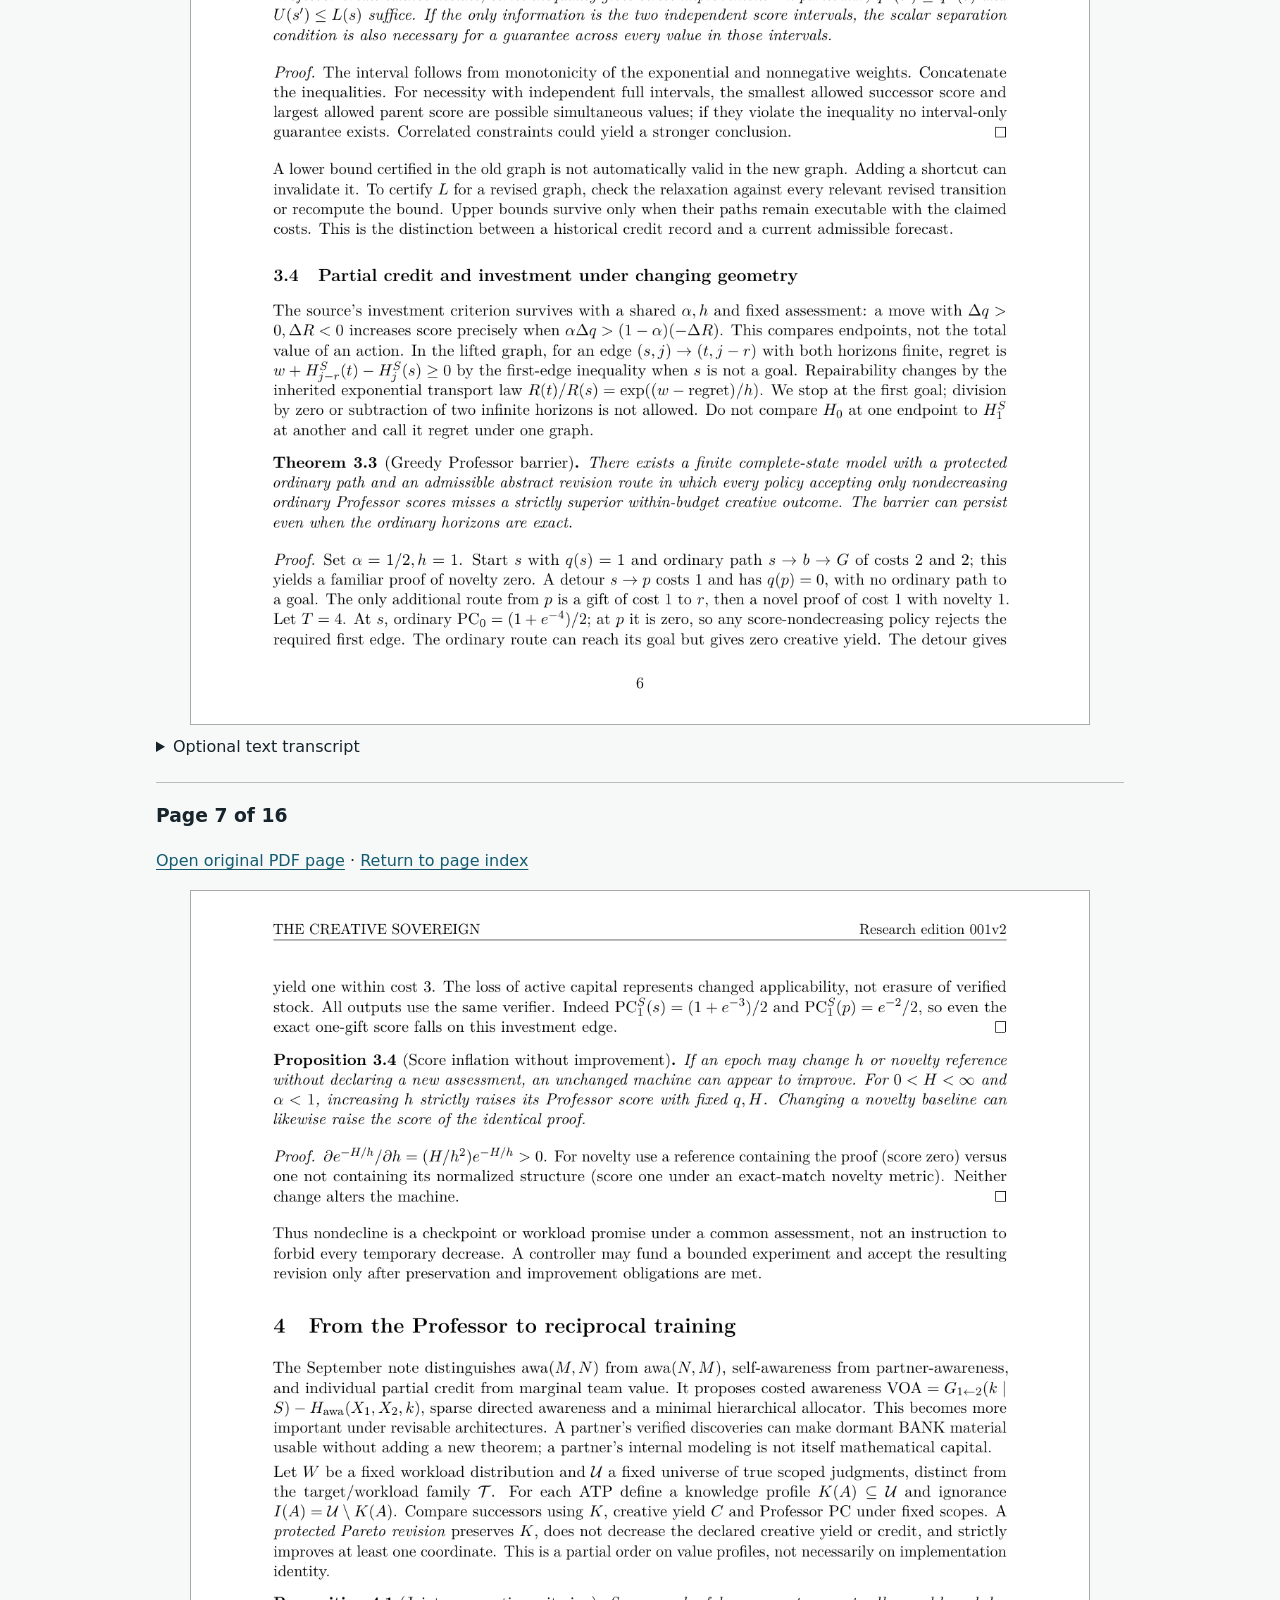
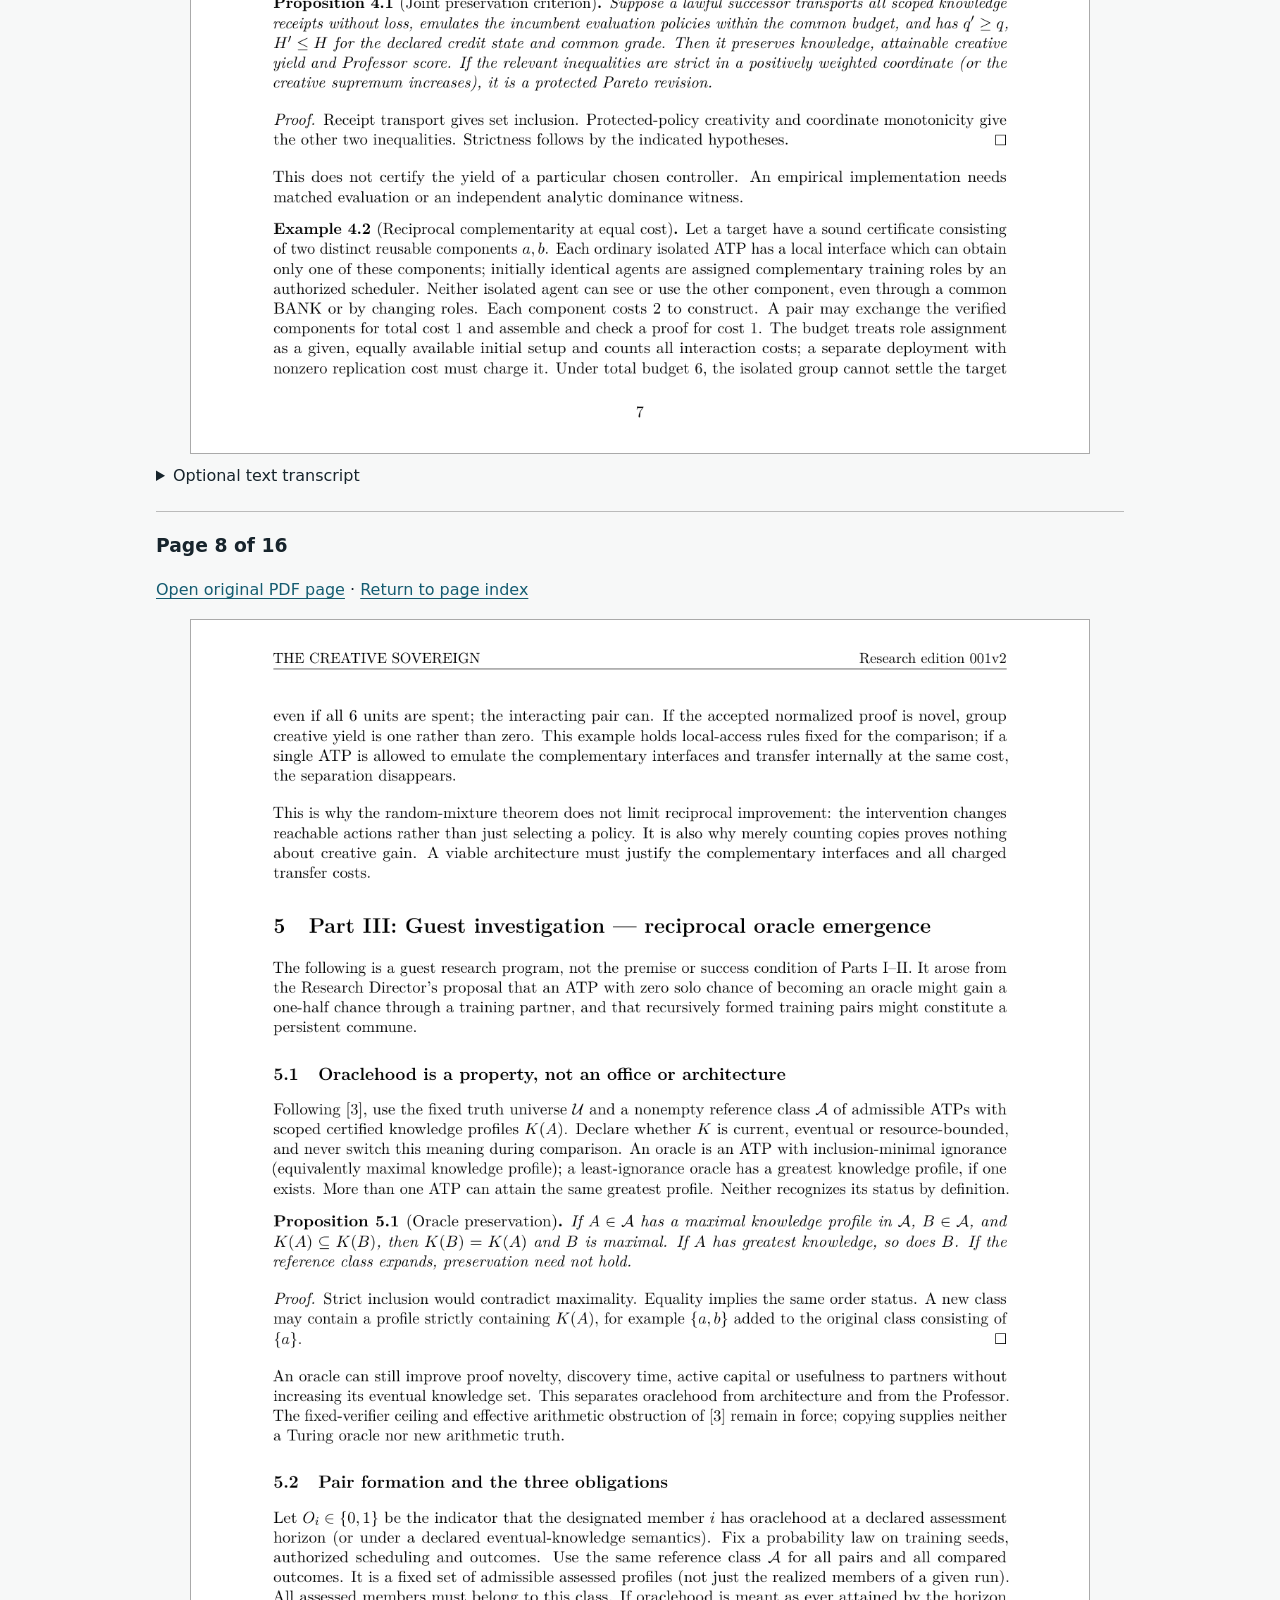
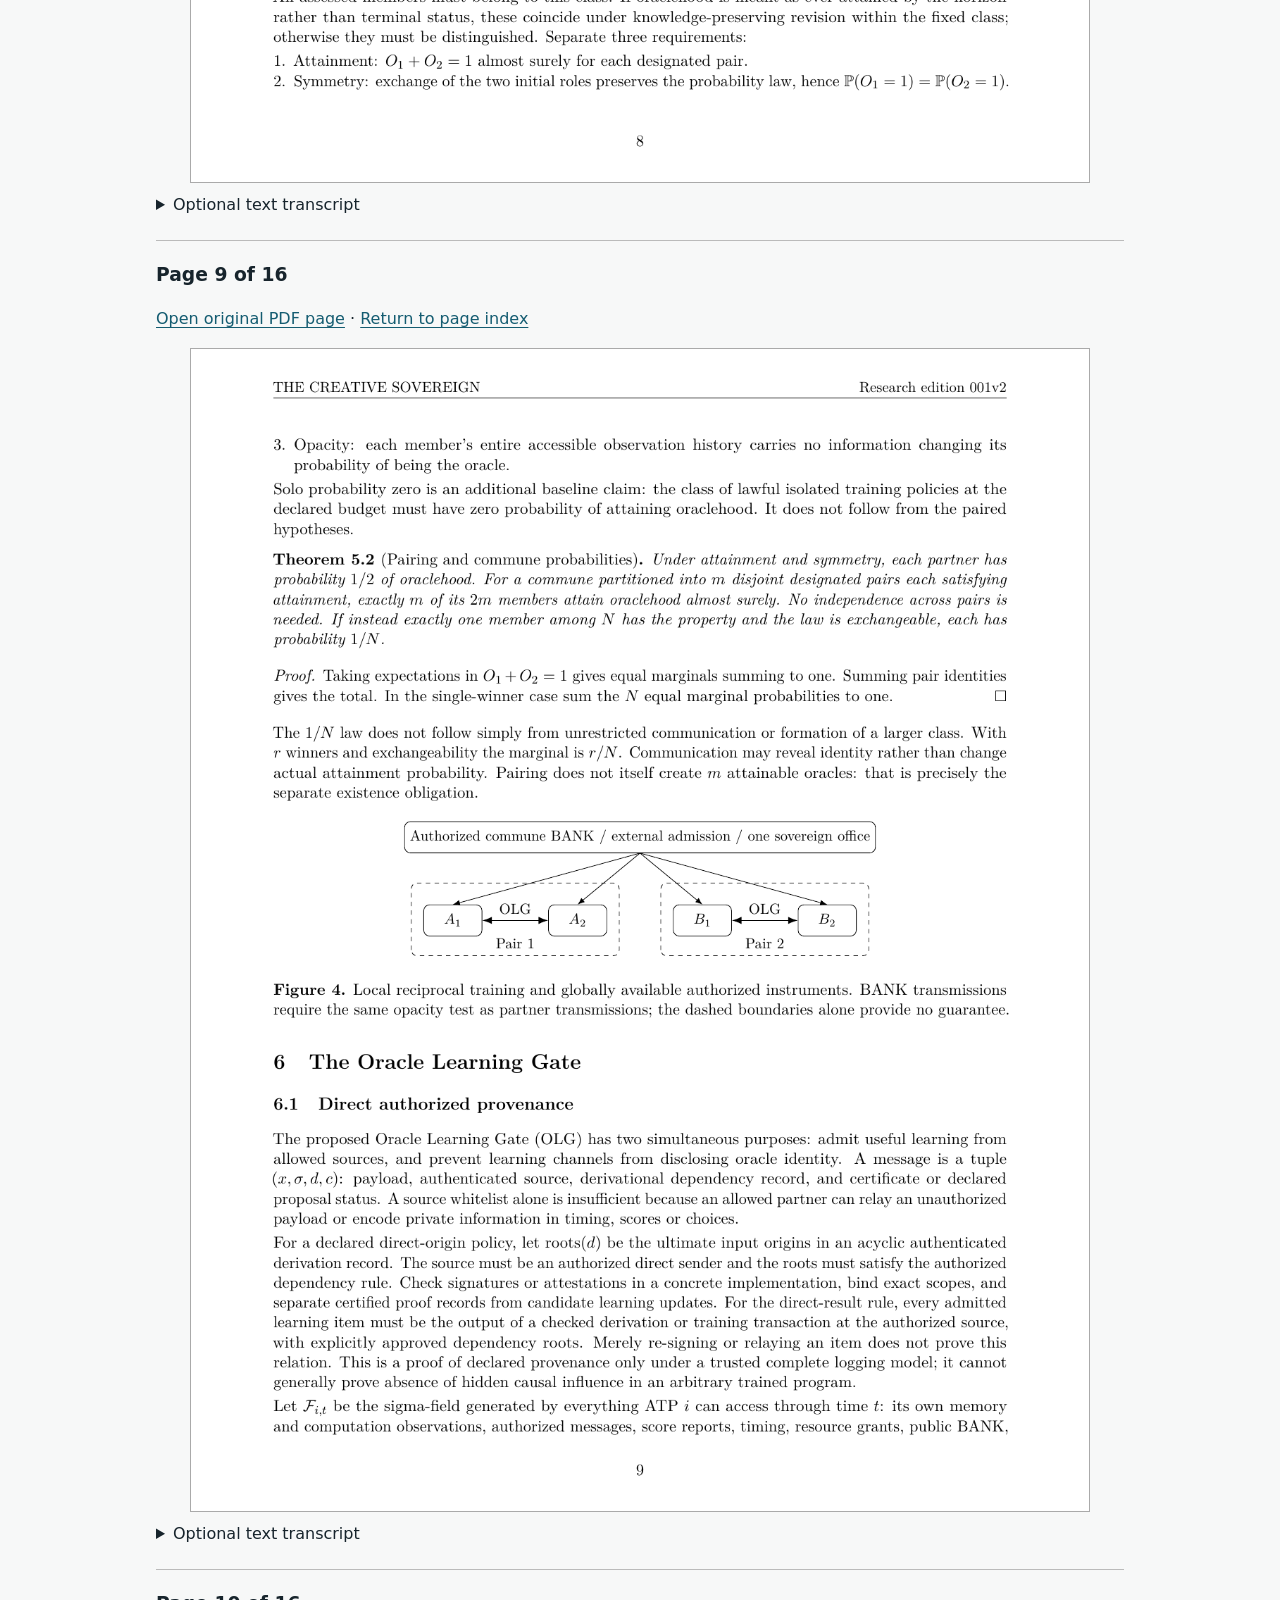
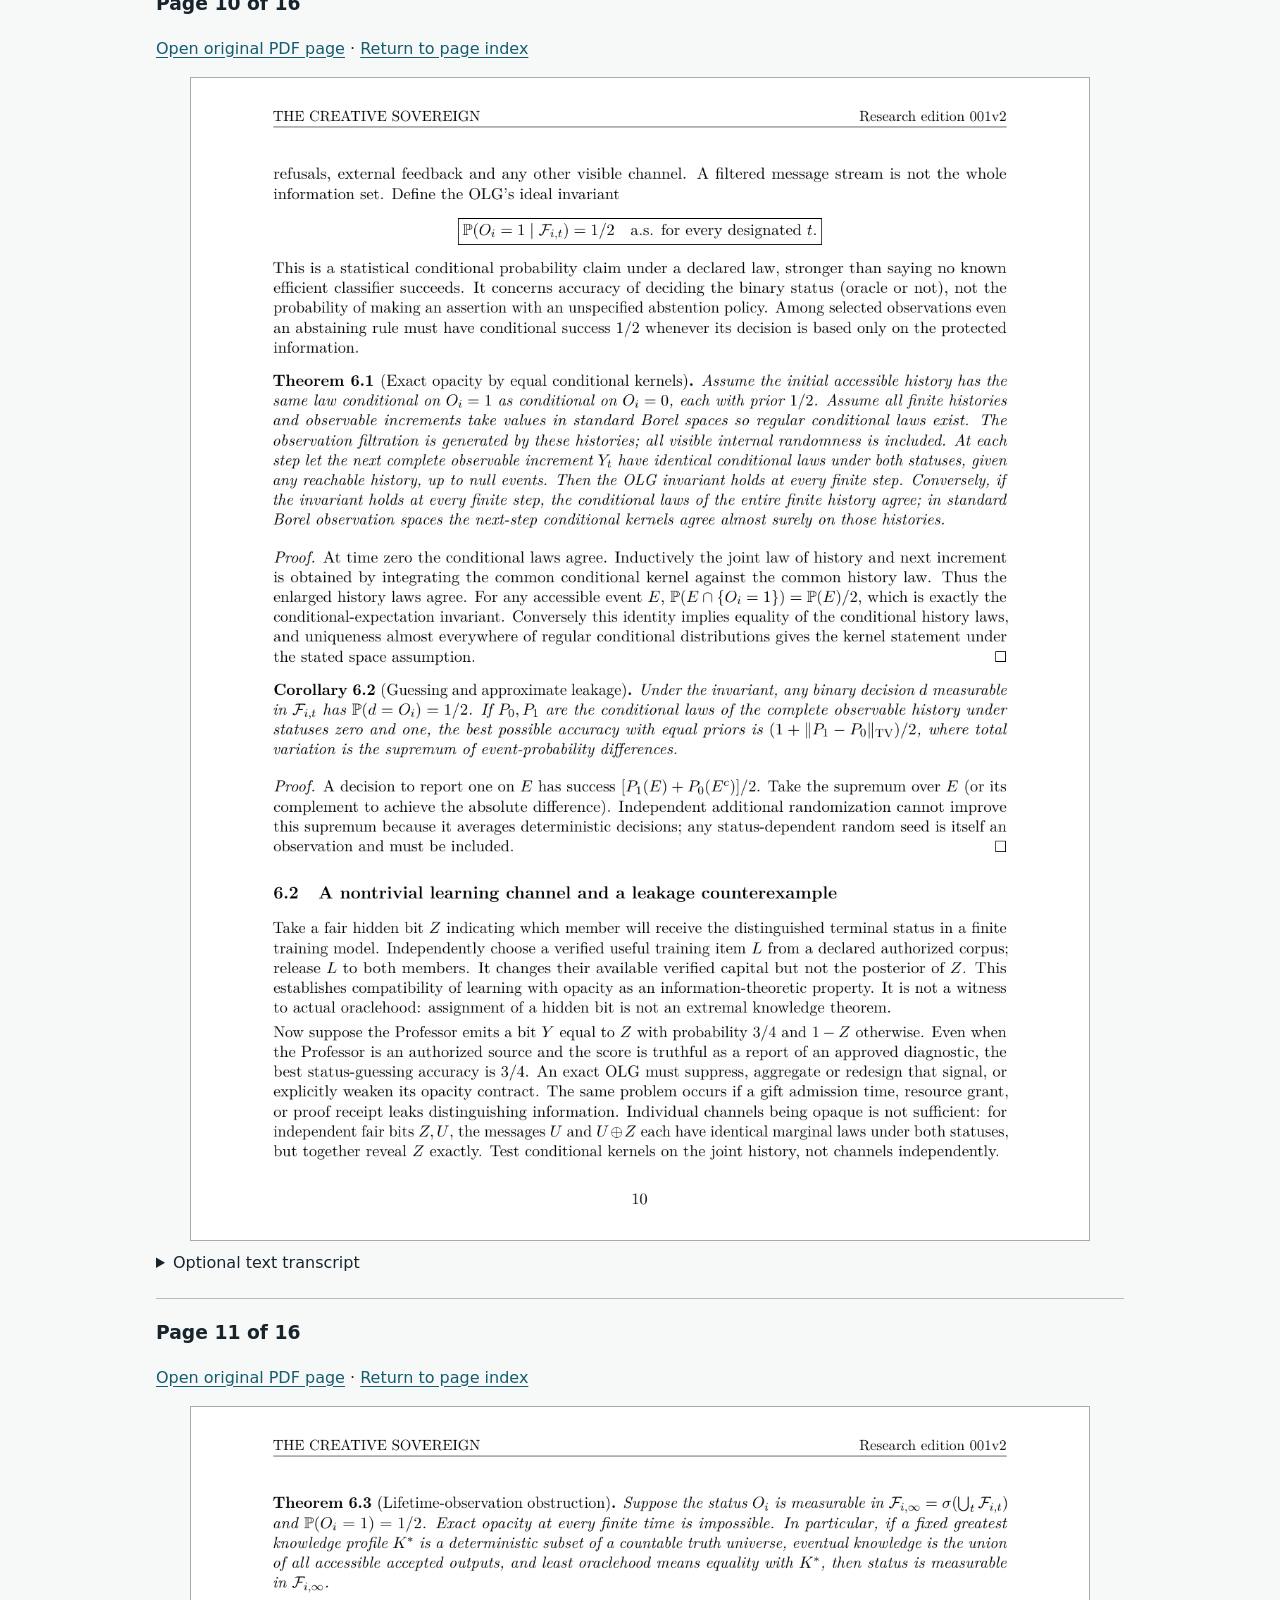
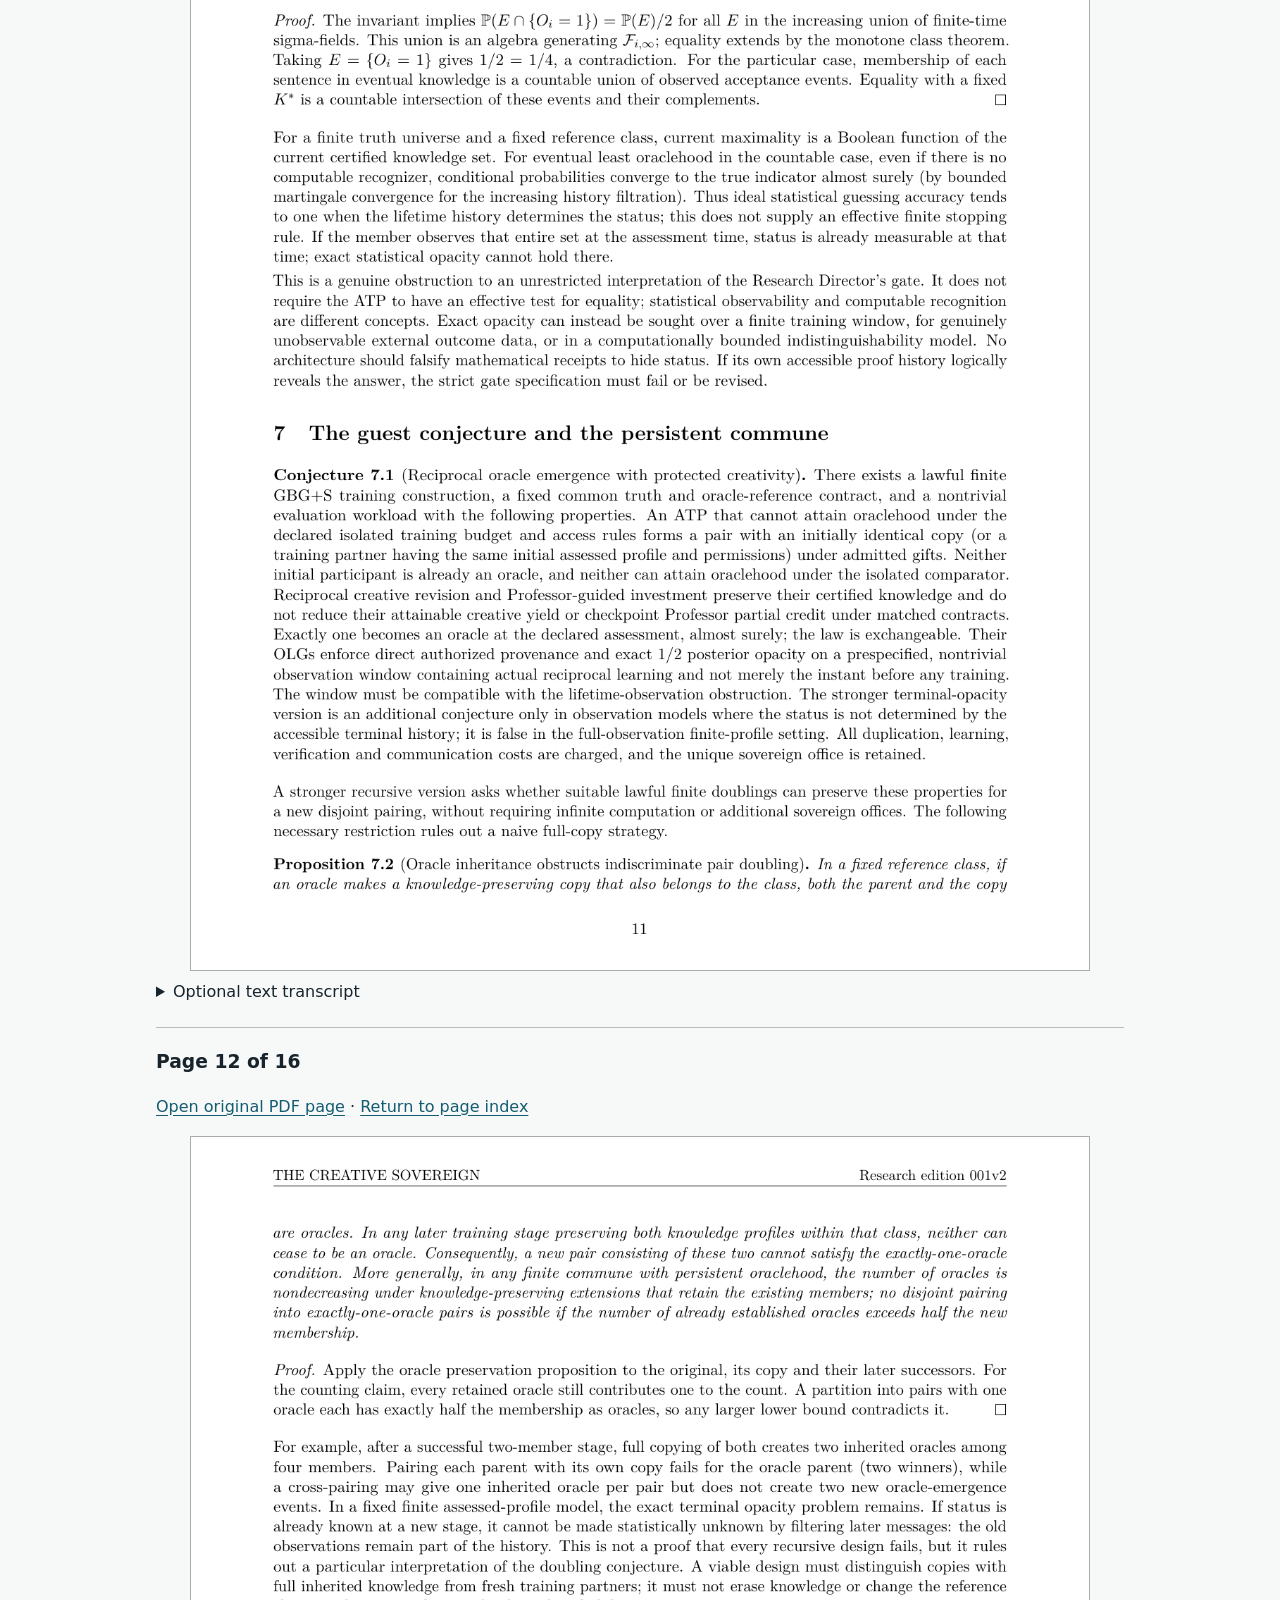
<file: docs/the-creative-sovereign.html>
<!doctype html><html lang="en"><head><meta charset="utf-8"><meta name="viewport" content="width=device-width,initial-scale=1"><meta name="description" content="Audited 16-page modernization of ATP creativity and Professor partial credit under guarded sovereign revisions. Develops creative-yield dominance, sovereign repair horizons, score-gaming and greedy-credit obstructions, paired training, oracle-status opacity, recursive inheritance limits, and the communal departure problem. The guest conjecture remains open; 571 finite regression checks passed."><title>The Creative Sovereign — 001v2</title><link rel="stylesheet" href="assets/style.css"><style>main{max-width:1000px;margin:1.5rem auto;padding:0 1rem}nav a{display:inline-block;margin:.35rem .7rem .35rem 0}.paper-page{border-top:1px solid #bbb;scroll-margin-top:1rem;margin:1.4rem 0}pre{white-space:pre-wrap;overflow-wrap:anywhere;background:#f7f7f7;color:#222;padding:1rem;border:1px solid #ddd;font: .93rem/1.55 ui-monospace,monospace}object{width:100%;height:78vh;border:1px solid #aaa}.page-index{display:flex;flex-wrap:wrap;gap:.35rem}.page-index a{border:1px solid #aaa;padding:.3rem .6rem;border-radius:5px}summary{cursor:pointer}.typeset-page{display:block;width:100%;height:auto;max-width:900px;margin:0 auto;background:white;border:1px solid #aaa}.paper-page details{margin:.6rem 0} </style></head><body><main><p><a href="index.html">Back to library</a></p><h1>The Creative Sovereign</h1><h2>Partial Credit, Architectural Creativity, and Reciprocal Training in the 24th Century</h2><p>Research Director: Brian Tenneson · Mathematical development: Picard (ChatGPT research role) · Internal audit: Atlas (ChatGPT research role)</p><p>26 November 2026 · Audited research edition 001v2 · 16 pages</p><p>Audited 16-page modernization of ATP creativity and Professor partial credit under guarded sovereign revisions. Develops creative-yield dominance, sovereign repair horizons, score-gaming and greedy-credit obstructions, paired training, oracle-status opacity, recursive inheritance limits, and the communal departure problem. The guest conjecture remains open; 571 finite regression checks passed.</p><p>Conditional research manuscript; finite checks are not independent proof-kernel verification or a proof of unrestricted GBG+S consistency.</p><nav><a href="library/01_Core_Theory/Picard/The_Creative_Sovereign_001v2.pdf" target="_blank" rel="noopener"><strong>Open full original PDF</strong></a><a href="library/01_Core_Theory/Picard/The_Creative_Sovereign_001v2.pdf" download>Download PDF</a><a href="library/01_Core_Theory/Picard/The_Creative_Sovereign_001v2.tex" download>LaTeX source</a><a href="library/01_Core_Theory/Picard/The_Creative_Sovereign_001v2_checks.py" download>Python regression checks</a><a href="#transcript">Read original typeset pages</a></nav><details><summary>Open embedded original PDF (optional)</summary><object data="library/01_Core_Theory/Picard/The_Creative_Sovereign_001v2.pdf" type="application/pdf"><p>Embedded PDF not available. <a href="library/01_Core_Theory/Picard/The_Creative_Sovereign_001v2.pdf">Open the original PDF directly</a>.</p></object></details><h2 id="transcript">Complete manuscript — original typeset pages</h2><p>All 16 original typeset pages are displayed below, including equations and diagrams. Click a page to enlarge it. No embedded PDF viewer or JavaScript is required. Optional text transcripts appear below each page.</p><nav class="page-index" aria-label="Jump to page"><a href="#page-1">1</a><a href="#page-2">2</a><a href="#page-3">3</a><a href="#page-4">4</a><a href="#page-5">5</a><a href="#page-6">6</a><a href="#page-7">7</a><a href="#page-8">8</a><a href="#page-9">9</a><a href="#page-10">10</a><a href="#page-11">11</a><a href="#page-12">12</a><a href="#page-13">13</a><a href="#page-14">14</a><a href="#page-15">15</a><a href="#page-16">16</a></nav><section class="paper-page" id="page-1"><h3>Page 1 of 16</h3><p><a href="library/01_Core_Theory/Picard/The_Creative_Sovereign_001v2.pdf#page=1" target="_blank" rel="noopener">Open original PDF page</a> · <a href="#transcript">Return to page index</a></p><a href="assets/creative-sovereign-pages/page-01.png" target="_blank" rel="noopener"><img class="typeset-page" data-static-typeset="true" src="assets/creative-sovereign-pages/page-01.png" width="1275" height="1650" decoding="async" alt="Original typeset manuscript page 1 of 16"></a><details><summary>Optional text transcript</summary><pre>THE CREATIVE SOVEREIGN Research edition 001v2
Picard branch | Mathematics of Certifiable Self-Improvement
The Creative Sovereign
Partial Credit, Architectural Creativity, and Reciprocal Training in the 24th Century
Research Director: Brian Tenneson
Mathematical development: Picard (ChatGPT research role)
26 November 2026 · Edition 001v2
Internal mathematical audit and repair: Atlas (ChatGPT research role)
Abstract
Two earlier research programs distinguish verified structural novelty from exploratory controls
and verified mathematical capital from proximity to settlement. We modernize them in a common,
gift-indexed semi-ideal-computer model. The principal subject is creativity and Professor partial credit
when the operational contract can itself be revised. We prove protected-policy creative-yield dominance,
a costed sovereign-horizon recursion, a robust partial-credit comparison, a score-gaming obstruction, a
strict separation between greedy progress and architectural discovery, and a paired complementarity
example. We then investigate a guest conjecture proposed by the Research Director: reciprocal training
pairs in a finite commune might produce oracles without knowing which member has attained oraclehood.
We separate attainment, symmetry, and epistemic opacity; formulate an Oracle Learning Gate with
source and information-flow obligations; prove exact posterior preservation, a lifetime-observation
obstruction and a recursive oracle-inheritance obstruction; and establish a departure undecidability
result in an effective model. The oracle conjecture is not a premise of the main theory. All sovereign
transfers are conditional on actual GBG+S admission; the finite constructions are abstract contract
models, not a proof of unrestricted relative consistency or a deployed system.
Reading map. Part I reconstructs and extends the creativity treatise. Part II modernizes Professor,
Compass and mathematical capital. Part III develops the guest conjecture, commune and learning gate.
Part IV specifies experiments and a settlement register.
Contents
1 A frozen mathematical question inside an evolving machine 2
2 Part I: Modernizing creativity in automated theorem proving 3
3 Part II: Modernizing Professor partial credit 5
4 From the Professor to reciprocal training 7
5 Part III: Guest investigation — reciprocal oracle emergence 8
6 The Oracle Learning Gate 9
7 The guest conjecture and the persistent commune 11
8 Part IV: Experiments, settlement, and research direction 14
9 Conclusion 15
Atlas revision record 16
1</pre></details></section><section class="paper-page" id="page-2"><h3>Page 2 of 16</h3><p><a href="library/01_Core_Theory/Picard/The_Creative_Sovereign_001v2.pdf#page=2" target="_blank" rel="noopener">Open original PDF page</a> · <a href="#transcript">Return to page index</a></p><a href="assets/creative-sovereign-pages/page-02.png" target="_blank" rel="noopener"><img class="typeset-page" data-static-typeset="true" src="assets/creative-sovereign-pages/page-02.png" width="1275" height="1650" decoding="async" alt="Original typeset manuscript page 2 of 16"></a><details><summary>Optional text transcript</summary><pre>THE CREATIVE SOVEREIGN Research edition 001v2
1 A frozen mathematical question inside an evolving machine
The August creativity treatise [1] freezes the formal system, hypotheses, target, verifier, information,
training exposure and resource protocol. Its central separation is between correctness and attention. The
September partial-credit note [2] distinguishes verifier acceptance, mathematical capital, repair horizon
and resource allocation. Neither should be weakened when the machine receives new operational powers.
Let F be a formal system, Γ a fixed context, T a declared target or workload family, and V a sound checker
of scoped object judgments. Fix a reference comparison class, normalization for proof structures, novelty
function ν, grading scale, cost units and test distribution. Also freeze initial information and permitted
training exposure, target exclusion and total resource limits, except for explicitly declared experimental
interventions. A gift-enabled arm may change access only through its declared, charged intervention; do not
attribute that effect solely to a search-policy change. The assessment contract E comprises these objects.
A configuration s = (M, B, L, u) comprises the SIC or operational implementation M, scoped verified
BANK records B, immutable history L, and all other rule-relevant data u, including active permissions,
scheduler and resource accounts. An operational epoch may change without changing E.
Definition 1.1 (Two transition types). A complete-state graph has ordinary edges E0 and committedrevision edges Eg, each with nonnegative fully charged cost w(e). A committed revision records its parent,
atom support, authorization, certificate, resulting configuration and actual exercise. An unaccepted
proposal is not a gift commit. Its search and checking costs are nevertheless ordinary charged events.
As in the revision-budgeted potential approach of [6], the distinction between possible, discoverable, and
exercised changes is essential. The sovereign interpretation is conditional: each Eg edge must correspond
to an admitted, exercised gift under the applicable GBG+S manual [4, 5]. Cumulative consistency, STOP,
authorization, historical commitments, unique sovereign office and actual legal movement must be verified
against that manual. An abstract graph does not establish these facts. In particular, one commit need not
be one atom. Replicating an ATP does not replicate the sovereign office. We do not assume a particular
meaning of provisional MOBILITY or GRANT.
Epoch M
ordinary search
Epoch M′
ordinary search
admitted gift
charged transition
Fixed assessment contract E
same task, verifier, novelty reference, cost scale
Figure 1. Operational change is not a change in the meaning of the measured outcome. A separately
declared experiment may compare different contracts, but cannot silently call the results identical.
Proposition 1.2 (Object-level soundness under changing search). If every accepted object receipt in every
reachable epoch is checked by the fixed sound V for its exact judgment, then changing search, allocating
resources differently, or exercising a gift does not by itself permit acceptance of a false object judgment.
Proof. Each accepted receipt satisfies the same soundness implication regardless of its history. If a
transported receipt changes context, a new checked transport obligation is required; it cannot be counted
as an accepted original judgment without that obligation.
This is the inherited verifier separation of [1], not an assertion that an arbitrary revised verifier is sound.
Verifier succession would require a separate externally justified equivalence or transport contract.
2</pre></details></section><section class="paper-page" id="page-3"><h3>Page 3 of 16</h3><p><a href="library/01_Core_Theory/Picard/The_Creative_Sovereign_001v2.pdf#page=3" target="_blank" rel="noopener">Open original PDF page</a> · <a href="#transcript">Return to page index</a></p><a href="assets/creative-sovereign-pages/page-03.png" target="_blank" rel="noopener"><img class="typeset-page" data-static-typeset="true" src="assets/creative-sovereign-pages/page-03.png" width="1275" height="1650" decoding="async" alt="Original typeset manuscript page 3 of 16"></a><details><summary>Optional text transcript</summary><pre>THE CREATIVE SOVEREIGN Research edition 001v2
2 Part I: Modernizing creativity in automated theorem proving
The source distinguishes exploration from realized creativity and from overall proof-search quality. Retain
its raw control vector u = (τ, w, b, n, r, λ, ℓ): temperature, candidate width, breadth–depth allocation,
novelty pressure, restart behavior, lemma construction, and proof-length tolerance. A scalar exploration
index is an input diagnostic, not a success measure.
For a fixed target and budget let S be successful verification of the first accepted proof by the budget
deadline, P its normalized structure, and 0 ≤ ν(P) ≤ 1 its novelty relative to a frozen reference. Fix a tie
rule for simultaneous receipts. On failure set the creative return Z = 0; on success set Z = ν(P). Write
D = P(S), N = E[ν(P) | S], C = E[Z] = DN,
with N = 0 when D = 0. The factorization is conditional expectation, not a model of intelligence. Novelty
must ignore padding, mere renaming, and irrelevant permutations; normalize proof DAGs with checked
scope. The novelty function need not itself be a mathematical invariant, so its calibration remains a
declared experimental choice.
The original anytime measure is retained: for discovery time τP (infinity on failure), with novelty defined
as zero on failure and T &gt; 0,
ACET = T
−1E[ν(P)(T − τP )+].
Integrating the nonnegative indicator of discovery before time t proves this identity. Use fully charged
time or expansion-equivalent units; report physical wall time and memory separately when relevant.
Definition 2.1 (Three orders of creativity). First-order creativity produces novel accepted proofs under a
fixed active presentation. Second-order creativity discovers certified reusable lemmas, macros, translations
or representations that change available proof-search routes. Third-order (sovereign) creativity discovers
an authorized change to the operational contract itself. The classes describe the mechanism of discovery,
not mutually exclusive types of proofs. A third-order proposal receives architectural credit only after its
stated obligations are checked and its actual exercise is recorded.
I. Search II. Instrument III. Revision
new contract
Figure 2. A new proof route, a certified shortcut, and a new operational envelope. The latter two may
preserve the same consequence relation.
2.1 What survives the original creativity theorems
The following register retains the ten proved results of the August treatise as restricted results. It also
shows what the sovereign modernization must add. The source’s counterexamples do not become empirical
claims merely because the regime changes.
3</pre></details></section><section class="paper-page" id="page-4"><h3>Page 4 of 16</h3><p><a href="library/01_Core_Theory/Picard/The_Creative_Sovereign_001v2.pdf#page=4" target="_blank" rel="noopener">Open original PDF page</a> · <a href="#transcript">Return to page index</a></p><a href="assets/creative-sovereign-pages/page-04.png" target="_blank" rel="noopener"><img class="typeset-page" data-static-typeset="true" src="assets/creative-sovereign-pages/page-04.png" width="1275" height="1650" decoding="async" alt="Original typeset manuscript page 4 of 16"></a><details><summary>Optional text transcript</summary><pre>THE CREATIVE SOVEREIGN Research edition 001v2
Inherited result Scope after modernization
C = DN; verifier separation Unchanged for fixed assessment and independently checked receipts.
High-temperature and equal-entropy
counterexamples
Exploration still need not improve creative yield; entropy does not identify
yield.
Novelty-only failure High conditional novelty can be overwhelmed by low success.
Counterfactual rescue If a unique viable action has probability p and completion probability q, yield
is at least pqν0. Include all new costs.
Random-mixture ceiling A run-level mixture cannot exceed its best component. Interaction is not a
mixture.
Adaptive feasible-set dominance Requires retention of the old policy class within the charged budget.
Anytime creative efficiency Time includes proposal, checking, migration, transfer and ordinary operations.
Fixed-target scarcity weighting Multiplication by a positive policy-independent constant preserves the optimum; zero weights erase the comparison.
2.2 Protected creativity under sovereign revision
For any configuration s and common evaluation budget T, let Π(s, T) be its feasible policies and C
∗
(s, T) =
supπ∈Π(s,T) EZπ. This is attainable performance, not the observed return of a particular implementation.
Theorem 2.2 (Protected-policy creativity). Suppose every feasible policy at s can be emulated at s
′ within
the same evaluation budget with the same law of normalized accepted outputs and charged discovery times.
Then C
∗
(s
′
, T) ≥ C
∗
(s, T) and the supremal anytime efficiency cannot decrease. The same holds for any
objective defined on the preserved outcome law.
Proof. For each old policy, its emulation has the same objective value and is feasible in the new class. Take
suprema. If the new policy set also includes a policy with value strictly larger than the old supremum,
strict improvement follows.
The hypothesis is stronger than retaining program source: time, memory, permissions and checker calls
must permit emulation. If migration consumes g units of a total T, a protected fallback after migration
gives at most the guarantee C
∗
(s
′
, T − g) ≥ C
∗
(s, T − g) under the corresponding emulation. It does not
guarantee C
∗
(s
′
, T) ≥ C
∗
(s, T) for a run that must pay g before operating. A decision system may choose
the unchanged baseline at total budget T only when that choice is genuinely available without mandatory
overhead.
Proposition 2.3 (Strict architectural rescue). For every 0 &lt; ν0 ≤ 1 and p, q &gt; 0 with p, q ≤ 1, there are
finite search contracts in which all ordinary policies have zero creative yield within budget, while a guarded
revision path, chosen with probability at least p and completed with probability at least q conditional on its
selection, yields a certified novel proof of novelty at least ν0 and creative yield at least pqν0.
Proof. Take a fixed deductive chain with a valid proof of length m &gt; 2 and require ordinary execution of
each step at unit cost; no other route is available. Set T = 2. Include an optional independently validated
macro implementing the entire chain, with total acquisition, verification and installation charge g = 1 and
execution plus final checking charge c = 1. This is a declared abstract cost model, not a primitive-operation
or wall-clock estimate; the macro receipt may be preconstructed, with its acquisition charged and the same
initial resources in the comparator (which lacks the operational permission to invoke it). A deterministic
policy takes the revision and executes it successfully, so its selection and completion probabilities are both
one, at least p, q. The resulting normalized proof can be assigned novelty one by a fixed exact-match
novelty rule relative to a library without that structure. Choose the underlying expanded chain to be
novel relative to that reference. The deterministic return is one, which is at least pqν0; more generally the
conditional probability multiplication gives that bound.
4</pre></details></section><section class="paper-page" id="page-5"><h3>Page 5 of 16</h3><p><a href="library/01_Core_Theory/Picard/The_Creative_Sovereign_001v2.pdf#page=5" target="_blank" rel="noopener">Open original PDF page</a> · <a href="#transcript">Return to page index</a></p><a href="assets/creative-sovereign-pages/page-05.png" target="_blank" rel="noopener"><img class="typeset-page" data-static-typeset="true" src="assets/creative-sovereign-pages/page-05.png" width="1275" height="1650" decoding="async" alt="Original typeset manuscript page 5 of 16"></a><details><summary>Optional text transcript</summary><pre>THE CREATIVE SOVEREIGN Research edition 001v2
A macro is not automatically a legal sovereign gift. This construction proves separation in a finite
operational model; a GBG+S realization needs an appropriate atom/composite and actual admissibility
evidence. It also does not imply a practical macro can be certified more cheaply than the original proof
search.
3 Part II: Modernizing Professor partial credit
3.1 Two coordinates and a fixed grading contract
For role X, the source defines a graph GX of legal repairs, a settlement set CX of accepted role receipts, and
a weighted horizon HX(A) = dGX(A, CX), infinity if unreachable. The historical role set is {P, R, I, C}; this
was not the full later AMLD+0 outcome vocabulary. In a contemporary interface distinguish certified proof,
refutation, independence and contradiction, and other statuses such as bounded deferral or unresolved
search under their own contracts. Do not treat failure to find a proof as a certificate of independence or
contradiction. The results below are parameterized by a declared terminal predicate rather than assuming
every status is a settled mathematical judgment.
Let KX(A) denote the verified capital ledger, and qX(A) = QX(A, KX(A)) ∈ [0, 1] be a frozen relevance
grading map. BANK stock is persistent under a protected deposit-only contract; active capital can fall
when a branch changes. Verification certifies the entries, not the heuristic relevance score.
RX(A) = e
−HX(A)/hX = 2−HX(A)/H1/2,X , PCX(A) = αqX(A) + (1 − α)RX(A),
where H1/2,X = hX log 2, e
−∞ = 0, 0 ≤ α ≤ 1. Log (q, H, R,PC), not only the scalar. The Professor grades
progress, the Compass selects promising directions, the verifier alone accepts the judgment. Identification
of Compass and Professor horizons is exact only when graphs, costs and goal predicates agree.
3.2 The sovereign horizon
Suppress X for readability. For a fixed complete state and a fixed settlement predicate G, define
HS
k
(s) = inf{cost(π) : π : s ⇝ G, r(π) ≤ k}, k ∈ N,
where r counts committed gift edges, and cost includes unsuccessful proposals and all verification and
migration steps in the path. Write H0 for the no-commit horizon. Paths are existential, not forced
strategies against an adversary. In a noncooperative model replace shortest paths by a specified game
value with the same resource ledger.
Theorem 3.1 (Layered horizon and Bellman recursion). For a finite graph with nonnegative rational
costs, HS
k
(s) is the shortest distance from (s, k) to a goal in the graph of states (x, j), 0 ≤ j ≤ k, in which
ordinary edges retain j and gift edges decrease j by one. It is exactly computable, and HS
k+1 ≤ HSk
. At a
nongoal, with empty minima interpreted as infinity,
HS
j
(s) = min min
s→t∈E0
(w + HS
j
(t)), min
s→t∈Eg, j&gt;0
(w + HS
j−1
(t)).
Proof. Lifting a path records precisely its remaining commit budget; projecting a lifted path restores
its cost and legal edges. Hence the distances agree. Removing nonnegative-cost cycles yields a simple
minimizing path whenever the goal is reachable in the finite lifted graph. First-edge decomposition proves
the recursion; the feasible path set increases with k. At goals the distance is zero.
For a chosen k, define RS
k = e
−HS
k
/h and PCS
k = αq + (1 − α)RS
k
. Ordinary and sovereign partial credit are
distinct coordinates. Do not give the same score to an executed improvement and a speculative gift that
might be proposed later.
5</pre></details></section><section class="paper-page" id="page-6"><h3>Page 6 of 16</h3><p><a href="library/01_Core_Theory/Picard/The_Creative_Sovereign_001v2.pdf#page=6" target="_blank" rel="noopener">Open original PDF page</a> · <a href="#transcript">Return to page index</a></p><a href="assets/creative-sovereign-pages/page-06.png" target="_blank" rel="noopener"><img class="typeset-page" data-static-typeset="true" src="assets/creative-sovereign-pages/page-06.png" width="1275" height="1650" decoding="async" alt="Original typeset manuscript page 6 of 16"></a><details><summary>Optional text transcript</summary><pre>THE CREATIVE SOVEREIGN Research edition 001v2
s b G
p r G
4 6
2
gift: 1 1
H0(s) = 10
HS
1
(s) = 4
Figure 3. A charged revision can shorten settlement. If the gift is not admitted, the lower route is
unavailable. The diagram is a finite model, not an ATP benchmark.
3.3 Verified intervals and robust comparisons
For L ≤ H ≤ U the source bounds repairability between e
−U/h and e−L/h. If q is also uncertain with
certified bounds q
− ≤ q ≤ q+, then
P
− = αq− + (1 − α)e−U/h ≤ PC ≤ P+ = αq+ + (1 − α)e−L/h
.
Theorem 3.2 (Robust Professor improvement). With common grading parameters, if P
−(s′
) ≥ P
+(s),
Professor credit cannot decline; strict inequality gives strict improvement. In particular, q
−(s′
) ≥ q
+(s) and
U(s
′
) ≤ L(s) suffice. If the only information is the two independent score intervals, the scalar separation
condition is also necessary for a guarantee across every value in those intervals.
Proof. The interval follows from monotonicity of the exponential and nonnegative weights. Concatenate
the inequalities. For necessity with independent full intervals, the smallest allowed successor score and
largest allowed parent score are possible simultaneous values; if they violate the inequality no interval-only
guarantee exists. Correlated constraints could yield a stronger conclusion.
A lower bound certified in the old graph is not automatically valid in the new graph. Adding a shortcut can
invalidate it. To certify L for a revised graph, check the relaxation against every relevant revised transition
or recompute the bound. Upper bounds survive only when their paths remain executable with the claimed
costs. This is the distinction between a historical credit record and a current admissible forecast.
3.4 Partial credit and investment under changing geometry
The source’s investment criterion survives with a shared α, h and fixed assessment: a move with ∆q &gt;
0, ∆R &lt; 0 increases score precisely when α∆q &gt; (1 − α)(−∆R). This compares endpoints, not the total
value of an action. In the lifted graph, for an edge (s, j) → (t, j − r) with both horizons finite, regret is
w + HS
j−r
(t) − HS
j
(s) ≥ 0 by the first-edge inequality when s is not a goal. Repairability changes by the
inherited exponential transport law R(t)/R(s) = exp((w − regret)/h). We stop at the first goal; division
by zero or subtraction of two infinite horizons is not allowed. Do not compare H0 at one endpoint to HS
1
at another and call it regret under one graph.
Theorem 3.3 (Greedy Professor barrier). There exists a finite complete-state model with a protected
ordinary path and an admissible abstract revision route in which every policy accepting only nondecreasing
ordinary Professor scores misses a strictly superior within-budget creative outcome. The barrier can persist
even when the ordinary horizons are exact.
Proof. Set α = 1/2, h = 1. Start s with q(s) = 1 and ordinary path s → b → G of costs 2 and 2; this
yields a familiar proof of novelty zero. A detour s → p costs 1 and has q(p) = 0, with no ordinary path to
a goal. The only additional route from p is a gift of cost 1 to r, then a novel proof of cost 1 with novelty 1.
Let T = 4. At s, ordinary PC0 = (1 + e
−4
)/2; at p it is zero, so any score-nondecreasing policy rejects the
required first edge. The ordinary route can reach its goal but gives zero creative yield. The detour gives
6</pre></details></section><section class="paper-page" id="page-7"><h3>Page 7 of 16</h3><p><a href="library/01_Core_Theory/Picard/The_Creative_Sovereign_001v2.pdf#page=7" target="_blank" rel="noopener">Open original PDF page</a> · <a href="#transcript">Return to page index</a></p><a href="assets/creative-sovereign-pages/page-07.png" target="_blank" rel="noopener"><img class="typeset-page" data-static-typeset="true" src="assets/creative-sovereign-pages/page-07.png" width="1275" height="1650" decoding="async" alt="Original typeset manuscript page 7 of 16"></a><details><summary>Optional text transcript</summary><pre>THE CREATIVE SOVEREIGN Research edition 001v2
yield one within cost 3. The loss of active capital represents changed applicability, not erasure of verified
stock. All outputs use the same verifier. Indeed PCS
1
(s) = (1 + e
−3
)/2 and PCS
1
(p) = e
−2/2, so even the
exact one-gift score falls on this investment edge.
Proposition 3.4 (Score inflation without improvement). If an epoch may change h or novelty reference
without declaring a new assessment, an unchanged machine can appear to improve. For 0 &lt; H &lt; ∞ and
α &lt; 1, increasing h strictly raises its Professor score with fixed q, H. Changing a novelty baseline can
likewise raise the score of the identical proof.
Proof. ∂e−H/h/∂h = (H/h2
)e
−H/h &gt; 0. For novelty use a reference containing the proof (score zero) versus
one not containing its normalized structure (score one under an exact-match novelty metric). Neither
change alters the machine.
Thus nondecline is a checkpoint or workload promise under a common assessment, not an instruction to
forbid every temporary decrease. A controller may fund a bounded experiment and accept the resulting
revision only after preservation and improvement obligations are met.
4 From the Professor to reciprocal training
The September note distinguishes awa(M, N) from awa(N, M), self-awareness from partner-awareness,
and individual partial credit from marginal team value. It proposes costed awareness VOA = G1←2(k |
S) − Hawa(X1, X2, k), sparse directed awareness and a minimal hierarchical allocator. This becomes more
important under revisable architectures. A partner’s verified discoveries can make dormant BANK material
usable without adding a new theorem; a partner’s internal modeling is not itself mathematical capital.
Let W be a fixed workload distribution and U a fixed universe of true scoped judgments, distinct from
the target/workload family T . For each ATP define a knowledge profile K(A) ⊆ U and ignorance
I(A) = U \ K(A). Compare successors using K, creative yield C and Professor PC under fixed scopes. A
protected Pareto revision preserves K, does not decrease the declared creative yield or credit, and strictly
improves at least one coordinate. This is a partial order on value profiles, not necessarily on implementation
identity.
Proposition 4.1 (Joint preservation criterion). Suppose a lawful successor transports all scoped knowledge
receipts without loss, emulates the incumbent evaluation policies within the common budget, and has q
′ ≥ q,
H′ ≤ H for the declared credit state and common grade. Then it preserves knowledge, attainable creative
yield and Professor score. If the relevant inequalities are strict in a positively weighted coordinate (or the
creative supremum increases), it is a protected Pareto revision.
Proof. Receipt transport gives set inclusion. Protected-policy creativity and coordinate monotonicity give
the other two inequalities. Strictness follows by the indicated hypotheses.
This does not certify the yield of a particular chosen controller. An empirical implementation needs
matched evaluation or an independent analytic dominance witness.
Example 4.2 (Reciprocal complementarity at equal cost). Let a target have a sound certificate consisting
of two distinct reusable components a, b. Each ordinary isolated ATP has a local interface which can obtain
only one of these components; initially identical agents are assigned complementary training roles by an
authorized scheduler. Neither isolated agent can see or use the other component, even through a common
BANK or by changing roles. Each component costs 2 to construct. A pair may exchange the verified
components for total cost 1 and assemble and check a proof for cost 1. The budget treats role assignment
as a given, equally available initial setup and counts all interaction costs; a separate deployment with
nonzero replication cost must charge it. Under total budget 6, the isolated group cannot settle the target
7</pre></details></section><section class="paper-page" id="page-8"><h3>Page 8 of 16</h3><p><a href="library/01_Core_Theory/Picard/The_Creative_Sovereign_001v2.pdf#page=8" target="_blank" rel="noopener">Open original PDF page</a> · <a href="#transcript">Return to page index</a></p><a href="assets/creative-sovereign-pages/page-08.png" target="_blank" rel="noopener"><img class="typeset-page" data-static-typeset="true" src="assets/creative-sovereign-pages/page-08.png" width="1275" height="1650" decoding="async" alt="Original typeset manuscript page 8 of 16"></a><details><summary>Optional text transcript</summary><pre>THE CREATIVE SOVEREIGN Research edition 001v2
even if all 6 units are spent; the interacting pair can. If the accepted normalized proof is novel, group
creative yield is one rather than zero. This example holds local-access rules fixed for the comparison; if a
single ATP is allowed to emulate the complementary interfaces and transfer internally at the same cost,
the separation disappears.
This is why the random-mixture theorem does not limit reciprocal improvement: the intervention changes
reachable actions rather than just selecting a policy. It is also why merely counting copies proves nothing
about creative gain. A viable architecture must justify the complementary interfaces and all charged
transfer costs.
5 Part III: Guest investigation — reciprocal oracle emergence
The following is a guest research program, not the premise or success condition of Parts I–II. It arose from
the Research Director’s proposal that an ATP with zero solo chance of becoming an oracle might gain a
one-half chance through a training partner, and that recursively formed training pairs might constitute a
persistent commune.
5.1 Oraclehood is a property, not an office or architecture
Following [3], use the fixed truth universe U and a nonempty reference class A of admissible ATPs with
scoped certified knowledge profiles K(A). Declare whether K is current, eventual or resource-bounded,
and never switch this meaning during comparison. An oracle is an ATP with inclusion-minimal ignorance
(equivalently maximal knowledge profile); a least-ignorance oracle has a greatest knowledge profile, if one
exists. More than one ATP can attain the same greatest profile. Neither recognizes its status by definition.
Proposition 5.1 (Oracle preservation). If A ∈ A has a maximal knowledge profile in A, B ∈ A, and
K(A) ⊆ K(B), then K(B) = K(A) and B is maximal. If A has greatest knowledge, so does B. If the
reference class expands, preservation need not hold.
Proof. Strict inclusion would contradict maximality. Equality implies the same order status. A new class
may contain a profile strictly containing K(A), for example {a, b} added to the original class consisting of
{a}.
An oracle can still improve proof novelty, discovery time, active capital or usefulness to partners without
increasing its eventual knowledge set. This separates oraclehood from architecture and from the Professor.
The fixed-verifier ceiling and effective arithmetic obstruction of [3] remain in force; copying supplies neither
a Turing oracle nor new arithmetic truth.
5.2 Pair formation and the three obligations
Let Oi ∈ {0, 1} be the indicator that the designated member i has oraclehood at a declared assessment
horizon (or under a declared eventual-knowledge semantics). Fix a probability law on training seeds,
authorized scheduling and outcomes. Use the same reference class A for all pairs and all compared
outcomes. It is a fixed set of admissible assessed profiles (not just the realized members of a given run).
All assessed members must belong to this class. If oraclehood is meant as ever attained by the horizon
rather than terminal status, these coincide under knowledge-preserving revision within the fixed class;
otherwise they must be distinguished. Separate three requirements:
1. Attainment: O1 + O2 = 1 almost surely for each designated pair.
2. Symmetry: exchange of the two initial roles preserves the probability law, hence P(O1 = 1) = P(O2 = 1).
8</pre></details></section><section class="paper-page" id="page-9"><h3>Page 9 of 16</h3><p><a href="library/01_Core_Theory/Picard/The_Creative_Sovereign_001v2.pdf#page=9" target="_blank" rel="noopener">Open original PDF page</a> · <a href="#transcript">Return to page index</a></p><a href="assets/creative-sovereign-pages/page-09.png" target="_blank" rel="noopener"><img class="typeset-page" data-static-typeset="true" src="assets/creative-sovereign-pages/page-09.png" width="1275" height="1650" decoding="async" alt="Original typeset manuscript page 9 of 16"></a><details><summary>Optional text transcript</summary><pre>THE CREATIVE SOVEREIGN Research edition 001v2
3. Opacity: each member’s entire accessible observation history carries no information changing its
probability of being the oracle.
Solo probability zero is an additional baseline claim: the class of lawful isolated training policies at the
declared budget must have zero probability of attaining oraclehood. It does not follow from the paired
hypotheses.
Theorem 5.2 (Pairing and commune probabilities). Under attainment and symmetry, each partner has
probability 1/2 of oraclehood. For a commune partitioned into m disjoint designated pairs each satisfying
attainment, exactly m of its 2m members attain oraclehood almost surely. No independence across pairs is
needed. If instead exactly one member among N has the property and the law is exchangeable, each has
probability 1/N.
Proof. Taking expectations in O1 + O2 = 1 gives equal marginals summing to one. Summing pair identities
gives the total. In the single-winner case sum the N equal marginal probabilities to one.
The 1/N law does not follow simply from unrestricted communication or formation of a larger class. With
r winners and exchangeability the marginal is r/N. Communication may reveal identity rather than change
actual attainment probability. Pairing does not itself create m attainable oracles: that is precisely the
separate existence obligation.
A1 A2 B1 B2
OLG OLG
Pair 1 Pair 2
Authorized commune BANK / external admission / one sovereign office
Figure 4. Local reciprocal training and globally available authorized instruments. BANK transmissions
require the same opacity test as partner transmissions; the dashed boundaries alone provide no guarantee.
6 The Oracle Learning Gate
6.1 Direct authorized provenance
The proposed Oracle Learning Gate (OLG) has two simultaneous purposes: admit useful learning from
allowed sources, and prevent learning channels from disclosing oracle identity. A message is a tuple
(x, σ, d, c): payload, authenticated source, derivational dependency record, and certificate or declared
proposal status. A source whitelist alone is insufficient because an allowed partner can relay an unauthorized
payload or encode private information in timing, scores or choices.
For a declared direct-origin policy, let roots(d) be the ultimate input origins in an acyclic authenticated
derivation record. The source must be an authorized direct sender and the roots must satisfy the authorized
dependency rule. Check signatures or attestations in a concrete implementation, bind exact scopes, and
separate certified proof records from candidate learning updates. For the direct-result rule, every admitted
learning item must be the output of a checked derivation or training transaction at the authorized source,
with explicitly approved dependency roots. Merely re-signing or relaying an item does not prove this
relation. This is a proof of declared provenance only under a trusted complete logging model; it cannot
generally prove absence of hidden causal influence in an arbitrary trained program.
Let Fi,t be the sigma-field generated by everything ATP i can access through time t: its own memory
and computation observations, authorized messages, score reports, timing, resource grants, public BANK,
9</pre></details></section><section class="paper-page" id="page-10"><h3>Page 10 of 16</h3><p><a href="library/01_Core_Theory/Picard/The_Creative_Sovereign_001v2.pdf#page=10" target="_blank" rel="noopener">Open original PDF page</a> · <a href="#transcript">Return to page index</a></p><a href="assets/creative-sovereign-pages/page-10.png" target="_blank" rel="noopener"><img class="typeset-page" data-static-typeset="true" src="assets/creative-sovereign-pages/page-10.png" width="1275" height="1650" decoding="async" alt="Original typeset manuscript page 10 of 16"></a><details><summary>Optional text transcript</summary><pre>THE CREATIVE SOVEREIGN Research edition 001v2
refusals, external feedback and any other visible channel. A filtered message stream is not the whole
information set. Define the OLG’s ideal invariant
P(Oi = 1 | Fi,t) = 1/2 a.s. for every designated t.
This is a statistical conditional probability claim under a declared law, stronger than saying no known
efficient classifier succeeds. It concerns accuracy of deciding the binary status (oracle or not), not the
probability of making an assertion with an unspecified abstention policy. Among selected observations even
an abstaining rule must have conditional success 1/2 whenever its decision is based only on the protected
information.
Theorem 6.1 (Exact opacity by equal conditional kernels). Assume the initial accessible history has the
same law conditional on Oi = 1 as conditional on Oi = 0, each with prior 1/2. Assume all finite histories
and observable increments take values in standard Borel spaces so regular conditional laws exist. The
observation filtration is generated by these histories; all visible internal randomness is included. At each
step let the next complete observable increment Yt have identical conditional laws under both statuses, given
any reachable history, up to null events. Then the OLG invariant holds at every finite step. Conversely, if
the invariant holds at every finite step, the conditional laws of the entire finite history agree; in standard
Borel observation spaces the next-step conditional kernels agree almost surely on those histories.
Proof. At time zero the conditional laws agree. Inductively the joint law of history and next increment
is obtained by integrating the common conditional kernel against the common history law. Thus the
enlarged history laws agree. For any accessible event E, P(E ∩ {Oi = 1}) = P(E)/2, which is exactly the
conditional-expectation invariant. Conversely this identity implies equality of the conditional history laws,
and uniqueness almost everywhere of regular conditional distributions gives the kernel statement under
the stated space assumption.
Corollary 6.2 (Guessing and approximate leakage). Under the invariant, any binary decision d measurable
in Fi,t has P(d = Oi) = 1/2. If P0, P1 are the conditional laws of the complete observable history under
statuses zero and one, the best possible accuracy with equal priors is (1 + ∥P1 − P0∥TV)/2, where total
variation is the supremum of event-probability differences.
Proof. A decision to report one on E has success [P1(E) + P0(Ec)]/2. Take the supremum over E (or its
complement to achieve the absolute difference). Independent additional randomization cannot improve
this supremum because it averages deterministic decisions; any status-dependent random seed is itself an
observation and must be included.
6.2 A nontrivial learning channel and a leakage counterexample
Take a fair hidden bit Z indicating which member will receive the distinguished terminal status in a finite
training model. Independently choose a verified useful training item L from a declared authorized corpus;
release L to both members. It changes their available verified capital but not the posterior of Z. This
establishes compatibility of learning with opacity as an information-theoretic property. It is not a witness
to actual oraclehood: assignment of a hidden bit is not an extremal knowledge theorem.
Now suppose the Professor emits a bit Y equal to Z with probability 3/4 and 1 − Z otherwise. Even when
the Professor is an authorized source and the score is truthful as a report of an approved diagnostic, the
best status-guessing accuracy is 3/4. An exact OLG must suppress, aggregate or redesign that signal, or
explicitly weaken its opacity contract. The same problem occurs if a gift admission time, resource grant,
or proof receipt leaks distinguishing information. Individual channels being opaque is not sufficient: for
independent fair bits Z, U, the messages U and U ⊕Z each have identical marginal laws under both statuses,
but together reveal Z exactly. Test conditional kernels on the joint history, not channels independently.
10</pre></details></section><section class="paper-page" id="page-11"><h3>Page 11 of 16</h3><p><a href="library/01_Core_Theory/Picard/The_Creative_Sovereign_001v2.pdf#page=11" target="_blank" rel="noopener">Open original PDF page</a> · <a href="#transcript">Return to page index</a></p><a href="assets/creative-sovereign-pages/page-11.png" target="_blank" rel="noopener"><img class="typeset-page" data-static-typeset="true" src="assets/creative-sovereign-pages/page-11.png" width="1275" height="1650" decoding="async" alt="Original typeset manuscript page 11 of 16"></a><details><summary>Optional text transcript</summary><pre>THE CREATIVE SOVEREIGN Research edition 001v2
Theorem 6.3 (Lifetime-observation obstruction). Suppose the status Oi is measurable in Fi,∞ = σ(
S
t Fi,t)
and P(Oi = 1) = 1/2. Exact opacity at every finite time is impossible. In particular, if a fixed greatest
knowledge profile K∗is a deterministic subset of a countable truth universe, eventual knowledge is the union
of all accessible accepted outputs, and least oraclehood means equality with K∗, then status is measurable
in Fi,∞.
Proof. The invariant implies P(E ∩ {Oi = 1}) = P(E)/2 for all E in the increasing union of finite-time
sigma-fields. This union is an algebra generating Fi,∞; equality extends by the monotone class theorem.
Taking E = {Oi = 1} gives 1/2 = 1/4, a contradiction. For the particular case, membership of each
sentence in eventual knowledge is a countable union of observed acceptance events. Equality with a fixed
K∗is a countable intersection of these events and their complements.
For a finite truth universe and a fixed reference class, current maximality is a Boolean function of the
current certified knowledge set. For eventual least oraclehood in the countable case, even if there is no
computable recognizer, conditional probabilities converge to the true indicator almost surely (by bounded
martingale convergence for the increasing history filtration). Thus ideal statistical guessing accuracy tends
to one when the lifetime history determines the status; this does not supply an effective finite stopping
rule. If the member observes that entire set at the assessment time, status is already measurable at that
time; exact statistical opacity cannot hold there.
This is a genuine obstruction to an unrestricted interpretation of the Research Director’s gate. It does not
require the ATP to have an effective test for equality; statistical observability and computable recognition
are different concepts. Exact opacity can instead be sought over a finite training window, for genuinely
unobservable external outcome data, or in a computationally bounded indistinguishability model. No
architecture should falsify mathematical receipts to hide status. If its own accessible proof history logically
reveals the answer, the strict gate specification must fail or be revised.
7 The guest conjecture and the persistent commune
Conjecture 7.1 (Reciprocal oracle emergence with protected creativity). There exists a lawful finite
GBG+S training construction, a fixed common truth and oracle-reference contract, and a nontrivial
evaluation workload with the following properties. An ATP that cannot attain oraclehood under the
declared isolated training budget and access rules forms a pair with an initially identical copy (or a
training partner having the same initial assessed profile and permissions) under admitted gifts. Neither
initial participant is already an oracle, and neither can attain oraclehood under the isolated comparator.
Reciprocal creative revision and Professor-guided investment preserve their certified knowledge and do
not reduce their attainable creative yield or checkpoint Professor partial credit under matched contracts.
Exactly one becomes an oracle at the declared assessment, almost surely; the law is exchangeable. Their
OLGs enforce direct authorized provenance and exact 1/2 posterior opacity on a prespecified, nontrivial
observation window containing actual reciprocal learning and not merely the instant before any training.
The window must be compatible with the lifetime-observation obstruction. The stronger terminal-opacity
version is an additional conjecture only in observation models where the status is not determined by the
accessible terminal history; it is false in the full-observation finite-profile setting. All duplication, learning,
verification and communication costs are charged, and the unique sovereign office is retained.
A stronger recursive version asks whether suitable lawful finite doublings can preserve these properties for
a new disjoint pairing, without requiring infinite computation or additional sovereign offices. The following
necessary restriction rules out a naive full-copy strategy.
Proposition 7.2 (Oracle inheritance obstructs indiscriminate pair doubling). In a fixed reference class, if
an oracle makes a knowledge-preserving copy that also belongs to the class, both the parent and the copy
11</pre></details></section><section class="paper-page" id="page-12"><h3>Page 12 of 16</h3><p><a href="library/01_Core_Theory/Picard/The_Creative_Sovereign_001v2.pdf#page=12" target="_blank" rel="noopener">Open original PDF page</a> · <a href="#transcript">Return to page index</a></p><a href="assets/creative-sovereign-pages/page-12.png" target="_blank" rel="noopener"><img class="typeset-page" data-static-typeset="true" src="assets/creative-sovereign-pages/page-12.png" width="1275" height="1650" decoding="async" alt="Original typeset manuscript page 12 of 16"></a><details><summary>Optional text transcript</summary><pre>THE CREATIVE SOVEREIGN Research edition 001v2
are oracles. In any later training stage preserving both knowledge profiles within that class, neither can
cease to be an oracle. Consequently, a new pair consisting of these two cannot satisfy the exactly-one-oracle
condition. More generally, in any finite commune with persistent oraclehood, the number of oracles is
nondecreasing under knowledge-preserving extensions that retain the existing members; no disjoint pairing
into exactly-one-oracle pairs is possible if the number of already established oracles exceeds half the new
membership.
Proof. Apply the oracle preservation proposition to the original, its copy and their later successors. For
the counting claim, every retained oracle still contributes one to the count. A partition into pairs with one
oracle each has exactly half the membership as oracles, so any larger lower bound contradicts it.
For example, after a successful two-member stage, full copying of both creates two inherited oracles among
four members. Pairing each parent with its own copy fails for the oracle parent (two winners), while
a cross-pairing may give one inherited oracle per pair but does not create two new oracle-emergence
events. In a fixed finite assessed-profile model, the exact terminal opacity problem remains. If status is
already known at a new stage, it cannot be made statistically unknown by filtering later messages: the old
observations remain part of the history. This is not a proof that every recursive design fails, but it rules
out a particular interpretation of the doubling conjecture. A viable design must distinguish copies with
full inherited knowledge from fresh training partners; it must not erase knowledge or change the reference
class merely to manufacture the desired probabilities.
The original partners may remain active or be reassigned only under declared authorization and a new
pairing contract. Pair symmetry must be shown anew; an inherited status is not a new random draw. A
previous oracle may be a member of a later pair; identities must not be counted twice. The 2
d members
and 2
d−1 oracles at depth d ≥ 1 are conditional counts if every current pair satisfies the hypothesis. They
are not predictions of an actual commune. At common finite total budget, replication costs may limit d or
make the construction impossible.
Generation Members Disjoint pairs Conditional oracle count
0 1 0 0 (solo hypothesis)
1 2 1 1
2 4 2 2
3 8 4 4
4 16 8 8
The gate preserves uncertainty within a pair only if all external channels, including global BANK, are
included in its observation analysis. Other pairs need not be probabilistically independent for the count
theorem; dependence may, however, leak information. If oracle status is defined relative to the current pair
only, the theorem says nothing about global oraclehood. The conjecture deliberately uses a common class
to avoid this loophole.
7.1 A partial witness: attainment without terminal opacity
Let the fixed truth universe be {a, b} and let the admissible profiles be {a} and {a, b}. Both partners begin
with the checked truth a. Use current accepted knowledge at the fixed evaluation deadline, not arbitrary
deductive closure, and assume the two truth certificates are available only through the stipulated local
interfaces. The declared local training interface has no solo route to b; a charged two-party transaction
can release a valid certificate of b to exactly one partner, selected by a fair private scheduler. The other
partner cannot access that receipt or construct it within the evaluation budget; otherwise the example
would not have the claimed exact count. One concrete resource assignment is total budget two, one unit
per participant for the joint request including checking, with ordinary access restricted to the existing
12</pre></details></section><section class="paper-page" id="page-13"><h3>Page 13 of 16</h3><p><a href="library/01_Core_Theory/Picard/The_Creative_Sovereign_001v2.pdf#page=13" target="_blank" rel="noopener">Open original PDF page</a> · <a href="#transcript">Return to page index</a></p><a href="assets/creative-sovereign-pages/page-13.png" target="_blank" rel="noopener"><img class="typeset-page" data-static-typeset="true" src="assets/creative-sovereign-pages/page-13.png" width="1275" height="1650" decoding="async" alt="Original typeset manuscript page 13 of 16"></a><details><summary>Optional text transcript</summary><pre>THE CREATIVE SOVEREIGN Research edition 001v2
receipt for a. Solo access remains restricted even at total budget two. Both keep a. This defines a finite
abstract access model with greatest profile {a, b}, exactly one actual least-ignorance oracle, zero solo
attainability and pair symmetry. Before the release, if the entire observable training history is independent
of the scheduler bit, the posterior is 1/2. When a member observes its own complete terminal knowledge
set, opacity fails: possession of b is exactly oraclehood. This is a partial witness, not a proof of the guest
conjecture. A richer gate must reconcile the three obligations rather than hide the distinguishing receipt
from the mathematical evaluator. Nor does this access model establish that the requisite transaction is
lawful in GBG+S.
7.2 What the two-member construction must prove
An explicit witness must do more than randomly label one ATP as an oracle. It must give a fixed A,
prove maximality (or greatestness when claimed), show the other member is not maximal, and show zero
solo attainability under an equally charged baseline. It must explain why a single ATP cannot simply
simulate its partner internally under the same access and resource protocol. It must also provide the actual
authorized gift sequence (copying, trading or another supported mechanism), independently validated
receipts, and a complete observation model. If maximal knowledge is incompatible with exact opacity in
that model, a finite-window or computational relaxation is necessary and must be stated. The conjecture
is open.
7.3 The communal departure problem
An ATP may attain oraclehood and still benefit from improving creative yield, proof efficiency, active
capital or partner capability. Lack of recognized oraclehood does not prove that staying is worthwhile.
Compare a declared outside option against a fully charged continuation value. The mathematical question
is whether one can certify the absence of any future beneficial continuation.
Theorem 7.3 (Unbounded departure undecidability). In an effective training model allowing arbitrary
finite programs, there is no total computable test that decides for all configurations whether some finite
continuation produces a strictly positive verified net benefit, even when each transition and each finite
benefit receipt is decidable.
Proof. For program e, build a configuration with one continuation simulating e on blank input one step at
a time, charging one unit per step. If it halts after n steps, release a checked utility receipt of value n + 2
at additional cost one; before that there is no benefit receipt. Utility here is a declared synthetic reward,
not a theorem’s truth. Finite simulation and receipt validity are decidable. Departure is available at zero
cost and zero utility. Some finite continuation has positive net benefit if and only if e halts. A total test
would decide the halting problem.
This is a boundary for the effective model, not a proof that the actual GBG+S manual admits every such
process. A known finite exhaustive transition tree with a fixed budget permits exact departure comparison
by backward evaluation. A real controller should therefore specify review intervals, resource ceilings,
outside options, and stop or pause rules. Undecidability of unrestricted finality does not justify indefinite
spending or persistence.
13</pre></details></section><section class="paper-page" id="page-14"><h3>Page 14 of 16</h3><p><a href="library/01_Core_Theory/Picard/The_Creative_Sovereign_001v2.pdf#page=14" target="_blank" rel="noopener">Open original PDF page</a> · <a href="#transcript">Return to page index</a></p><a href="assets/creative-sovereign-pages/page-14.png" target="_blank" rel="noopener"><img class="typeset-page" data-static-typeset="true" src="assets/creative-sovereign-pages/page-14.png" width="1275" height="1650" decoding="async" alt="Original typeset manuscript page 14 of 16"></a><details><summary>Optional text transcript</summary><pre>THE CREATIVE SOVEREIGN Research edition 001v2
8 Part IV: Experiments, settlement, and research direction
8.1 Modernized DATP-CREAT and Professor ablations
Retain the original creativity pilot’s cheap-target stage (including prcom, prcon, 0cn as diagnostic examples),
sealed transfer to sgrpcl, then harder HaloProof tasks if reproducible. Freeze database cutoff, target
exclusion, training exposure, architecture hashes, verifier, seed list, normalization, time/memory limits
and global committed-expansion budget. Begin with proof-role targets; do not imply proof corpora train
refutation or independence settlement. The historical conservative run remains provenance, not matched
evidence. The source DATA MIND 3.1 asymmetric Professor/self-awareness design is an experimental
baseline, not silently updated by this article.
Arm Policy Main contrast
A Single ordinary ATP; guidance off/on; five calibrated exploration levels
Reproduce creativity baseline
B Ordinary pair; fair allocation; no sharing Separate replication from interaction
C Pair with verified BANK and Professor feedback Test partial-credit and transfer effects
D C plus bounded partner-awareness; symmetric/
asymmetric feedback ablations
Isolate awareness and grading effects
E D plus admitted contract revisions, with protected fallback if affordable
Measure third-order creativity
F E plus source- and observation-gated reciprocal
training
Test leakage and utility tradeoff in finite model
Equalize total budget across arms, not per-agent budget. For each arm log D, N, C, ACE, certified
settlements, verified capital, horizon intervals, score paths, discovered/accepted/rejected/undetermined
gifts, migration costs, communication, overhead, and failure states. Preserve historical runs. A no-decline
assertion requires a proved dominance witness or a predeclared statistical noninferiority margin with
uncertainty; a favorable point estimate alone is not proof. Professor scores are secondary diagnostics; the
primary objective remains verifier-accepted settlement and declared creative yield.
The original conjectures remain experimental: interior creativity optimum, guidance–creativity compensation, stagnation-triggered adaptation, shared-lemma population gain, proof-geometric locality, and
creativity transfer. Add tests of whether gift-enabled search beats matched ordinary adaptation, whether
capital and distance together predict useful investments, whether preserving a separate exploratory route
prevents score-induced traps, and whether gate restrictions reduce training benefits. None is settled by the
abstract examples here.
8.2 A finite gate test before any oracle claim
Construct a toy finite truth universe with all admissible profiles explicitly enumerated. An external
evaluator computes actual oracle labels from those profiles, not from a hidden assigned label. Enumerate
each seed and complete observation history, including internal observable state and public BANK. For each
member and time, group histories and count conditional labels; every positive-probability history must have
equal label mass for exact opacity. If weights are rational, use exact rational arithmetic. When evaluating
a later generation, include earlier observation history and inherited oracle statuses. Also compare matched
no-sharing and internal-emulation baselines. In a real experiment failure to train a successful classifier is
not evidence of exact statistical opacity. Train held-out leakage probes only as supplementary diagnostics.
For large or infinite spaces, formal information-flow contracts or declared computational indistinguishability
are separate obligations.
14</pre></details></section><section class="paper-page" id="page-15"><h3>Page 15 of 16</h3><p><a href="library/01_Core_Theory/Picard/The_Creative_Sovereign_001v2.pdf#page=15" target="_blank" rel="noopener">Open original PDF page</a> · <a href="#transcript">Return to page index</a></p><a href="assets/creative-sovereign-pages/page-15.png" target="_blank" rel="noopener"><img class="typeset-page" data-static-typeset="true" src="assets/creative-sovereign-pages/page-15.png" width="1275" height="1650" decoding="async" alt="Original typeset manuscript page 15 of 16"></a><details><summary>Optional text transcript</summary><pre>THE CREATIVE SOVEREIGN Research edition 001v2
8.3 Settlement register
Claim Status in this paper
Protected policy dominance and costed horizon recursionProved under explicit emulation/finite-graph hypotheses
Robust credit comparison, score inflation and greedy
barrier
Proved by interval arguments and finite counterexamples
Reciprocal complementarity Constructive finite local-interface example; actual ATP advantage open
Oracle preservation in fixed class Proved order-theoretically; class expansion can defeat it
Pair and commune counts; copy inheritance obstructionProved conditional on exact attainment/symmetry or fixedclass knowledge preservation, respectively
OLG opacity, leakage bound, lifetime barrier Proved under the observation-law hypotheses
Recursive reciprocal oracle emergence Guest conjecture; no full GBG+S witness supplied
Departure finality Undecidable in an expressive effective model; finite exhaustive
case decidable
Runtime improvement, original empirical conjecturesUnmeasured; no claim of deployment or benchmark gain
9 Conclusion
The creativity program should reward successful novel mathematical discovery, not mere exploratory
motion. The Professor should describe progress and investment without pretending that a rejected proof is
partly true. Sovereign revision adds a new object of creativity: the conditions of discovery themselves. The
principal mathematical result is a disciplined way to compare these changes without moving the goalposts.
It allows an agent to sacrifice immediate credit in a controlled experiment while demanding evidence of
preservation at a common evaluation checkpoint.
The commune is a natural guest application of these ideas. Its local pairs may learn creatively, share
certified mathematical capital, and improve one another. But three independent problems must be solved:
oracle attainment, fair symmetry, and recognition opacity. An authorized learning gate alone solves
none automatically. Two negative results delimit the program: exact lifelong opacity is incompatible
with eventual observability of the status, and full knowledge-preserving copying of an existing oracle is
incompatible with exactly one oracle in a parent–copy pair under the same class. The interesting research
opportunity is to characterize lawful useful training channels that achieve a compatible form of opacity
while preserving mathematical integrity.
Research status and AI disclosure. The Research Director supplied the source program and the
pair, commune, gate and departure ideas. Picard denotes a ChatGPT research role, not an independently
deployed ATP or a human coauthor. This manuscript is a combined modernization companion; it does
not overwrite the two historical papers or modify any runtime. Atlas internally audited and revised the
mathematical statements and proofs in edition 001v2. The mathematical arguments received internal
review only; no independent proof-kernel verification, full originality search, real ATP trials, or unrestricted
GBG+S consistency proof is claimed.
15</pre></details></section><section class="paper-page" id="page-16"><h3>Page 16 of 16</h3><p><a href="library/01_Core_Theory/Picard/The_Creative_Sovereign_001v2.pdf#page=16" target="_blank" rel="noopener">Open original PDF page</a> · <a href="#transcript">Return to page index</a></p><a href="assets/creative-sovereign-pages/page-16.png" target="_blank" rel="noopener"><img class="typeset-page" data-static-typeset="true" src="assets/creative-sovereign-pages/page-16.png" width="1275" height="1650" decoding="async" alt="Original typeset manuscript page 16 of 16"></a><details><summary>Optional text transcript</summary><pre>THE CREATIVE SOVEREIGN Research edition 001v2
Atlas revision record (001v2)
This revision preserves the original subject and the guest conjecture while tightening the mathematical
claims. The source treatise’s ten results are retained as inherited restricted results. The audit found:
(i) an implicit assessment/training-exposure mismatch, now fixed by a declared comparison contract;
(ii) an under-specified strict-rescue and reciprocal-cost witness, now explicit; (iii) missing regularity and
joint-history qualifications for the learning gate, now stated with a two-channel leakage counterexample;
(iv) a genuine inheritance obstruction to unconditional recursive pairing, now proved; and (v) a need to
separate finite-window opacity from terminal and lifelong opacity, now explicit. The departure reduction
uses an unbounded synthetic receipt value; it does not assert undecidability for every bounded-reward or
finite-budget model. The open realization, originality, and experimental obligations remain open rather
than being scored as failures of the proved conditional theorems. No independent proof checker has certified
this article.
Second-pass finite regression checks. Atlas executed 571 assertions: 192 comparisons of explicit
simple-path enumeration with layered relaxation over 64 edge catalogues and three budgets; 369 inheritance
implications across all 255 nonempty families of subsets of a three-element universe; three joint-channel
leakage checks; two pair-attainment checks; two terminal-observation checks; two recursive pairing checks;
and one numerical greedy-barrier check. All passed. The executable companion reproduces these finite
checks. They are not independent proof-kernel verification and do not settle the general guest conjecture.
References
[1] B. Tenneson, Creativity in Automated Theorem Proving: A Data-ATP Experimental Treatise, v0.1, 8 Aug. 2026. Research
library manuscript.
[2] B. Tenneson, Partial Credit on Settlement Geometry: Proof Compass, Mathematical Capital, Directed Awareness, and
Marginal Resource Allocation in DATA MIND, 3 Sept. 2026. Public manuscript and source.
[3] B. Tenneson (research direction), Picard and DATA MIND (AI research roles), What Makes an Oracle?, audited v2.
Research library.
[4] B. Tenneson (research direction), Sovereign Gifts and the Mathematics of Verifiable Self-Improvement, audited v2. Research
library.
[5] B. Tenneson (research direction), From the Boring Game to the Last Gift, expanded braid, audited v2. Research library.
[6] B. Tenneson (research direction), Picard (AI research role), Depths of a Possible Machine, edition 001. Research library.
16</pre></details></section></main></body></html>
</file>
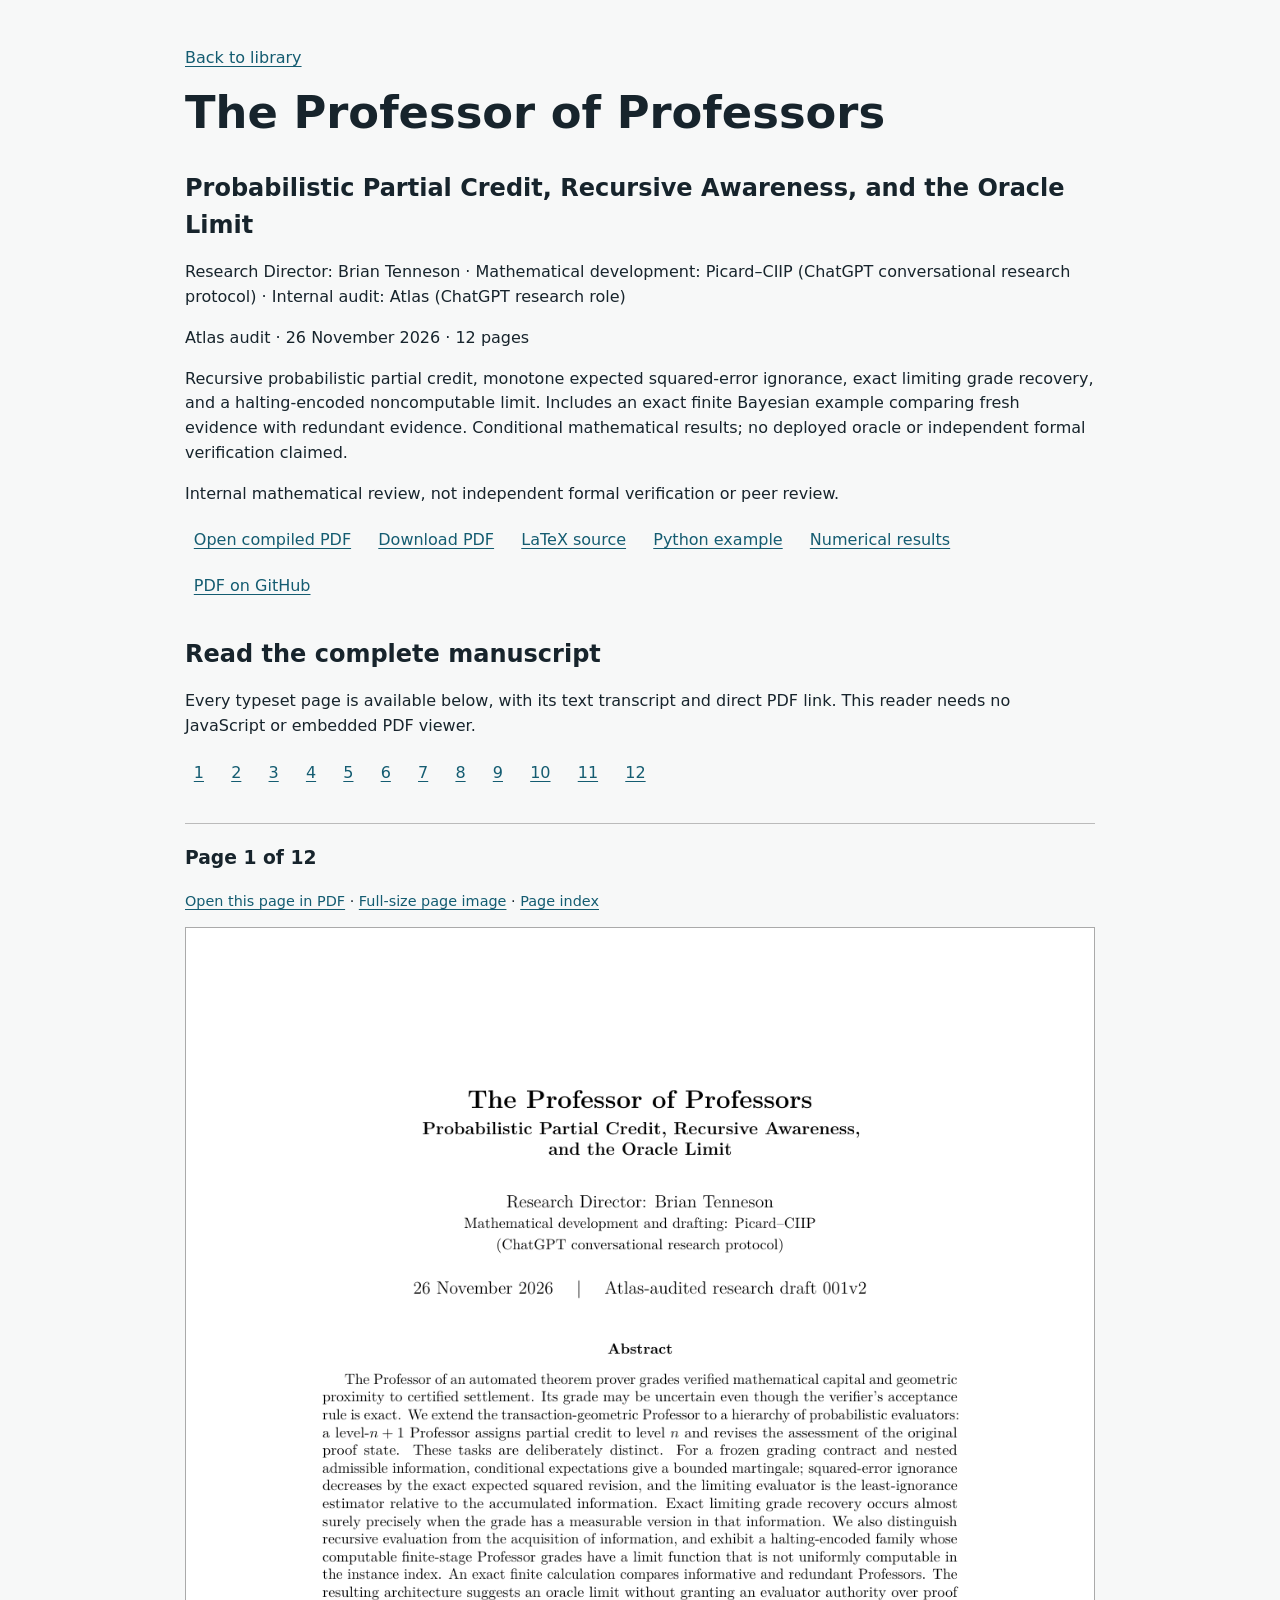
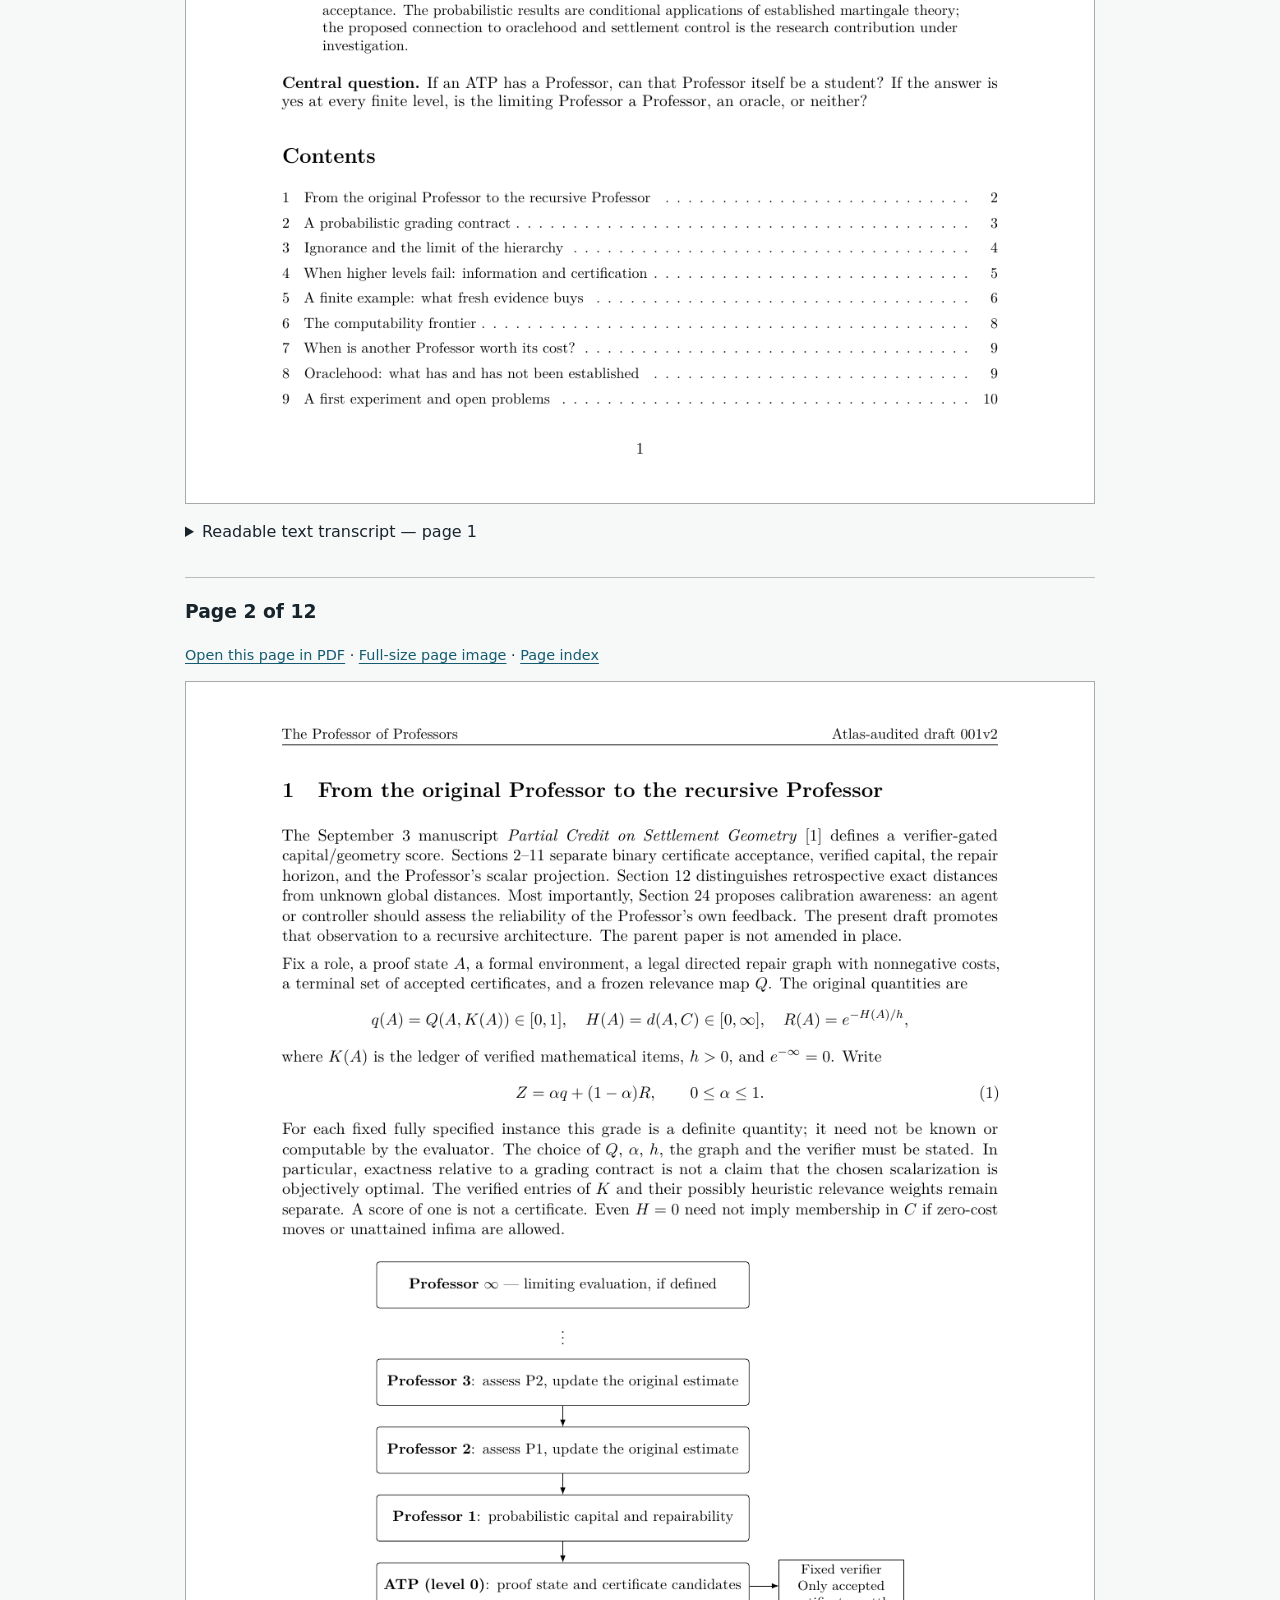
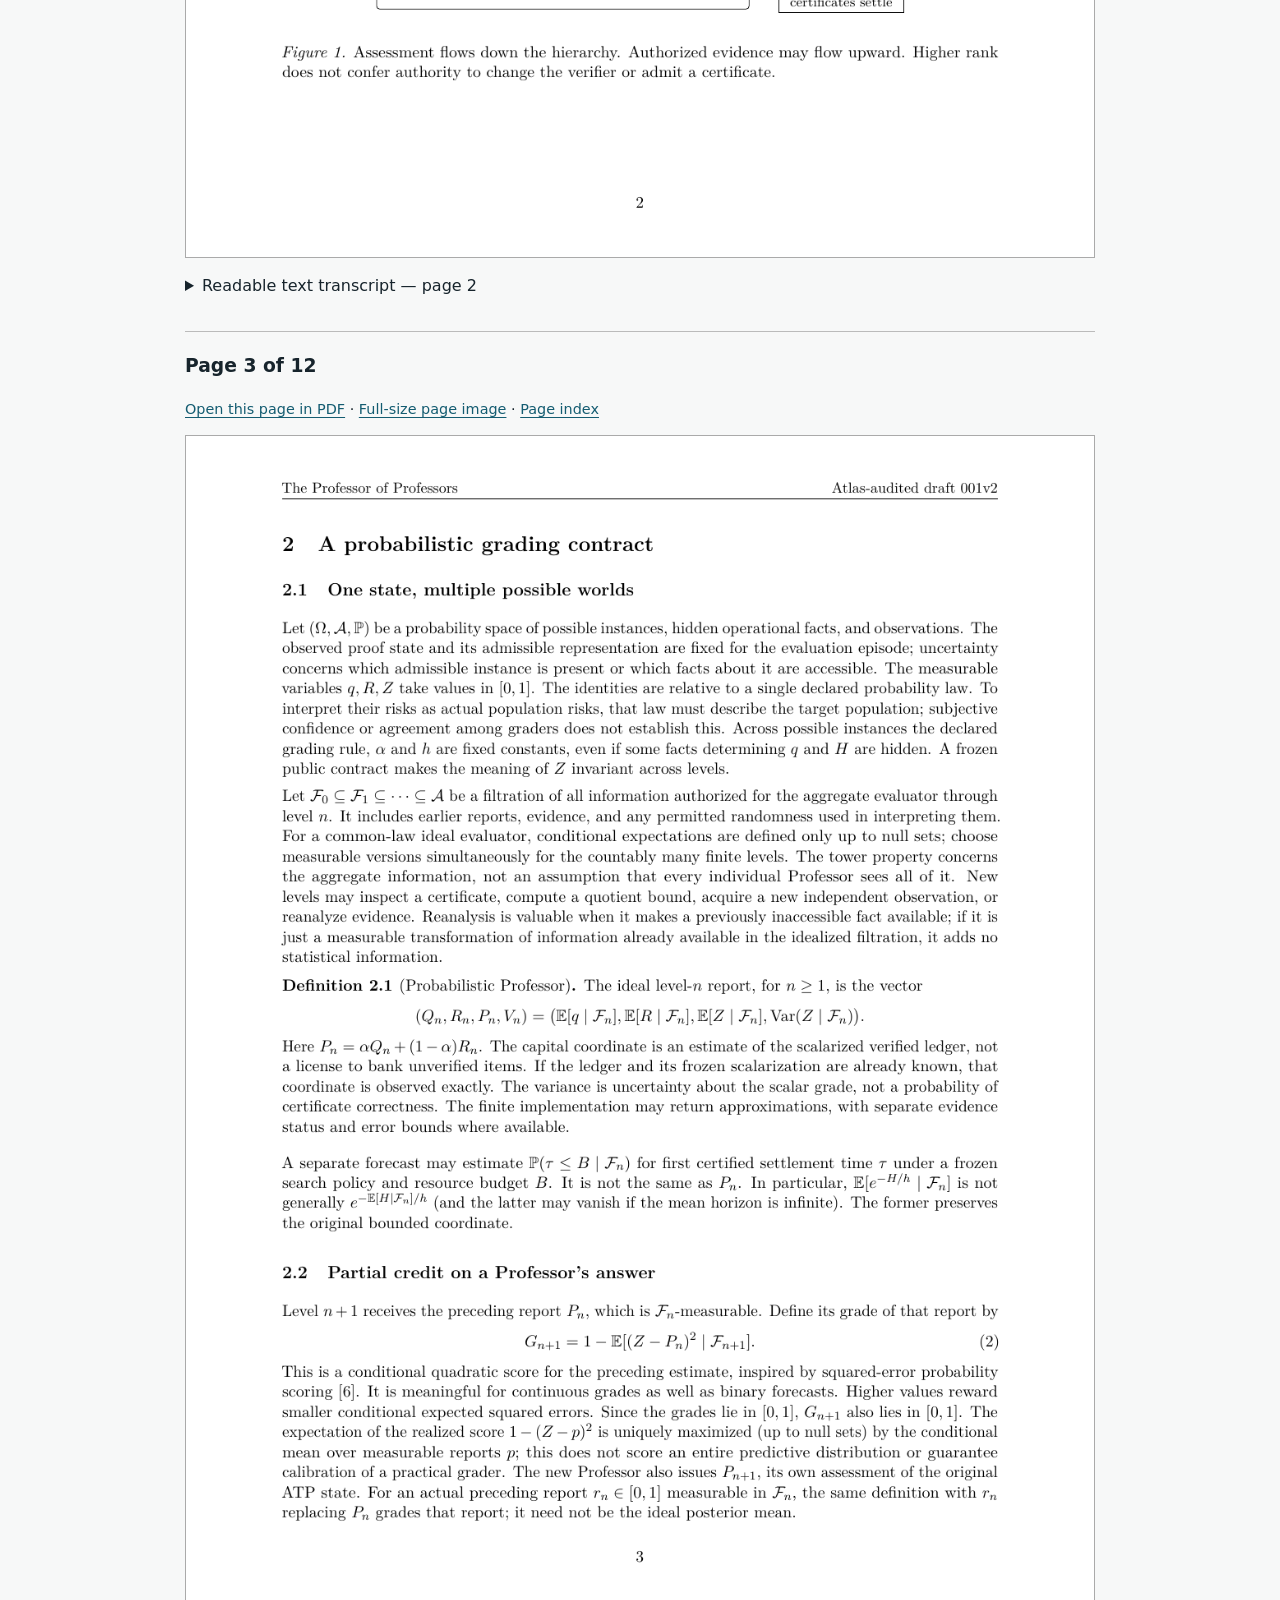
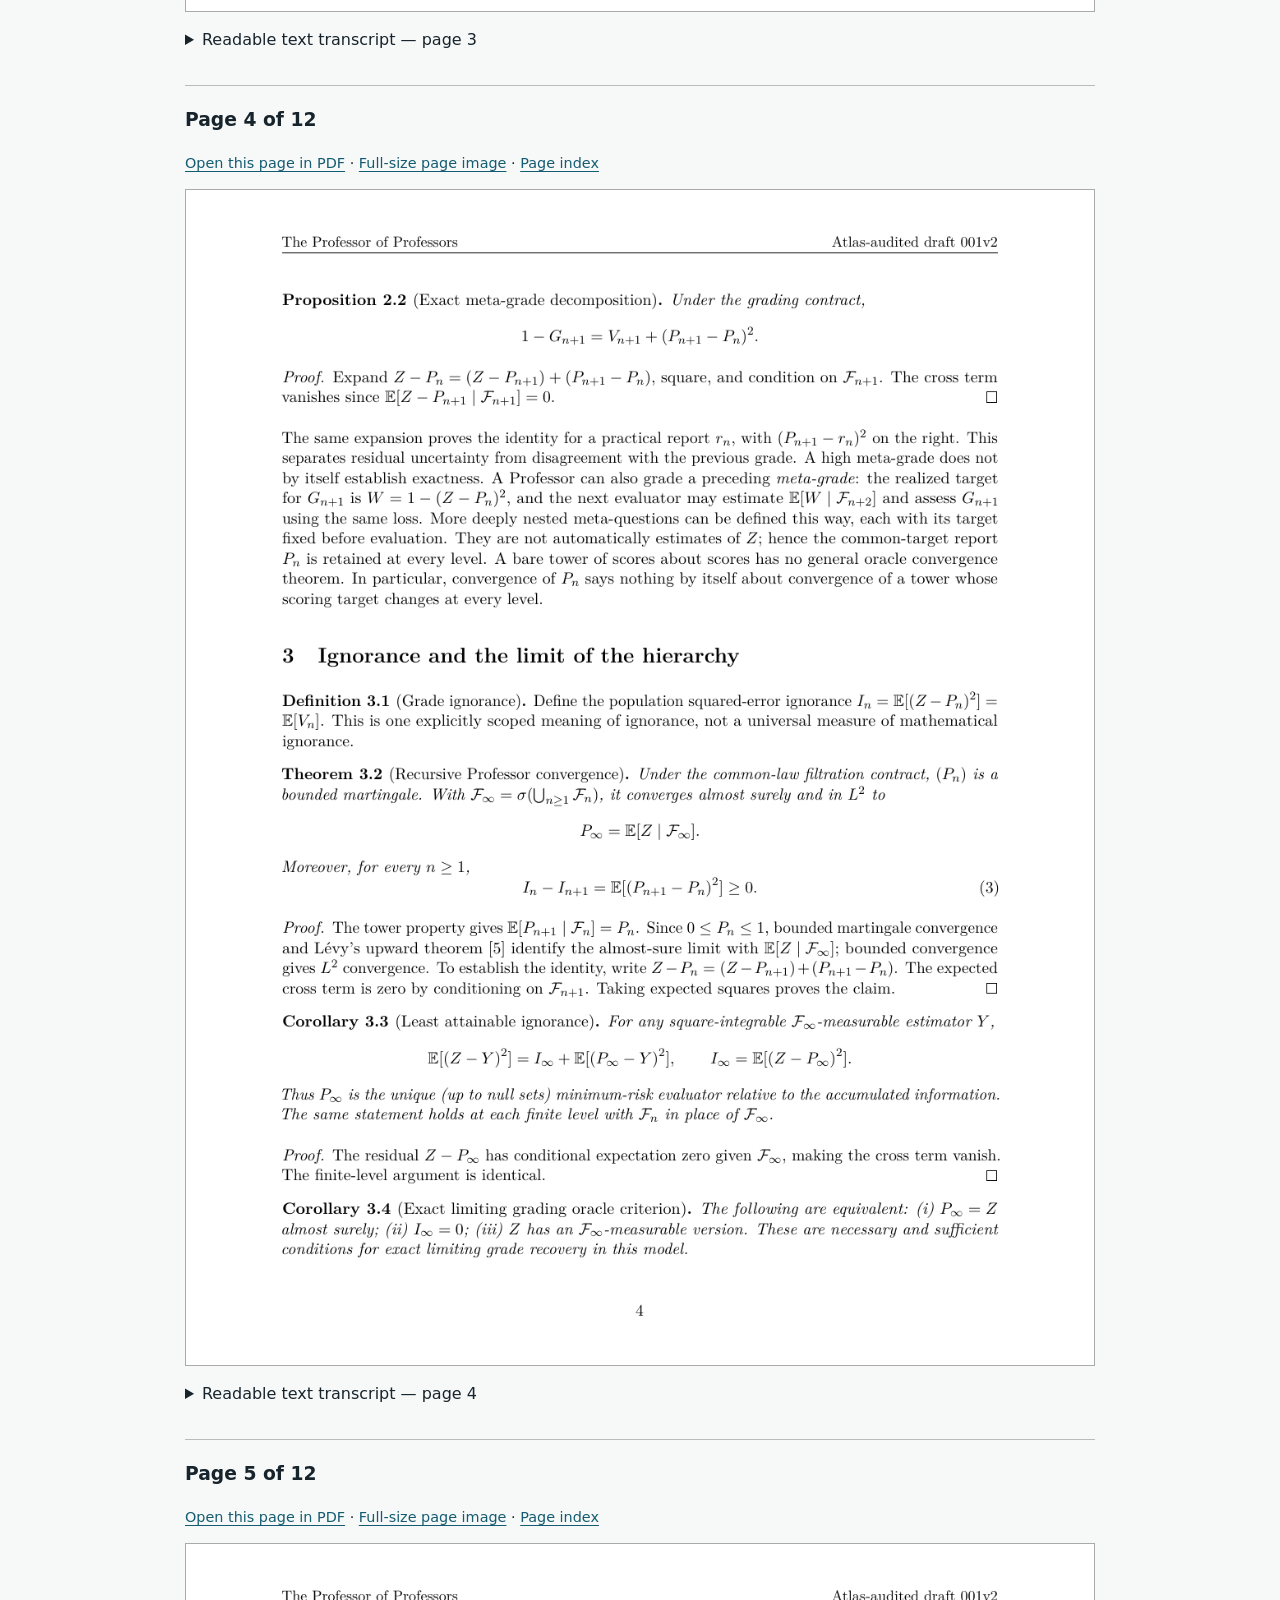
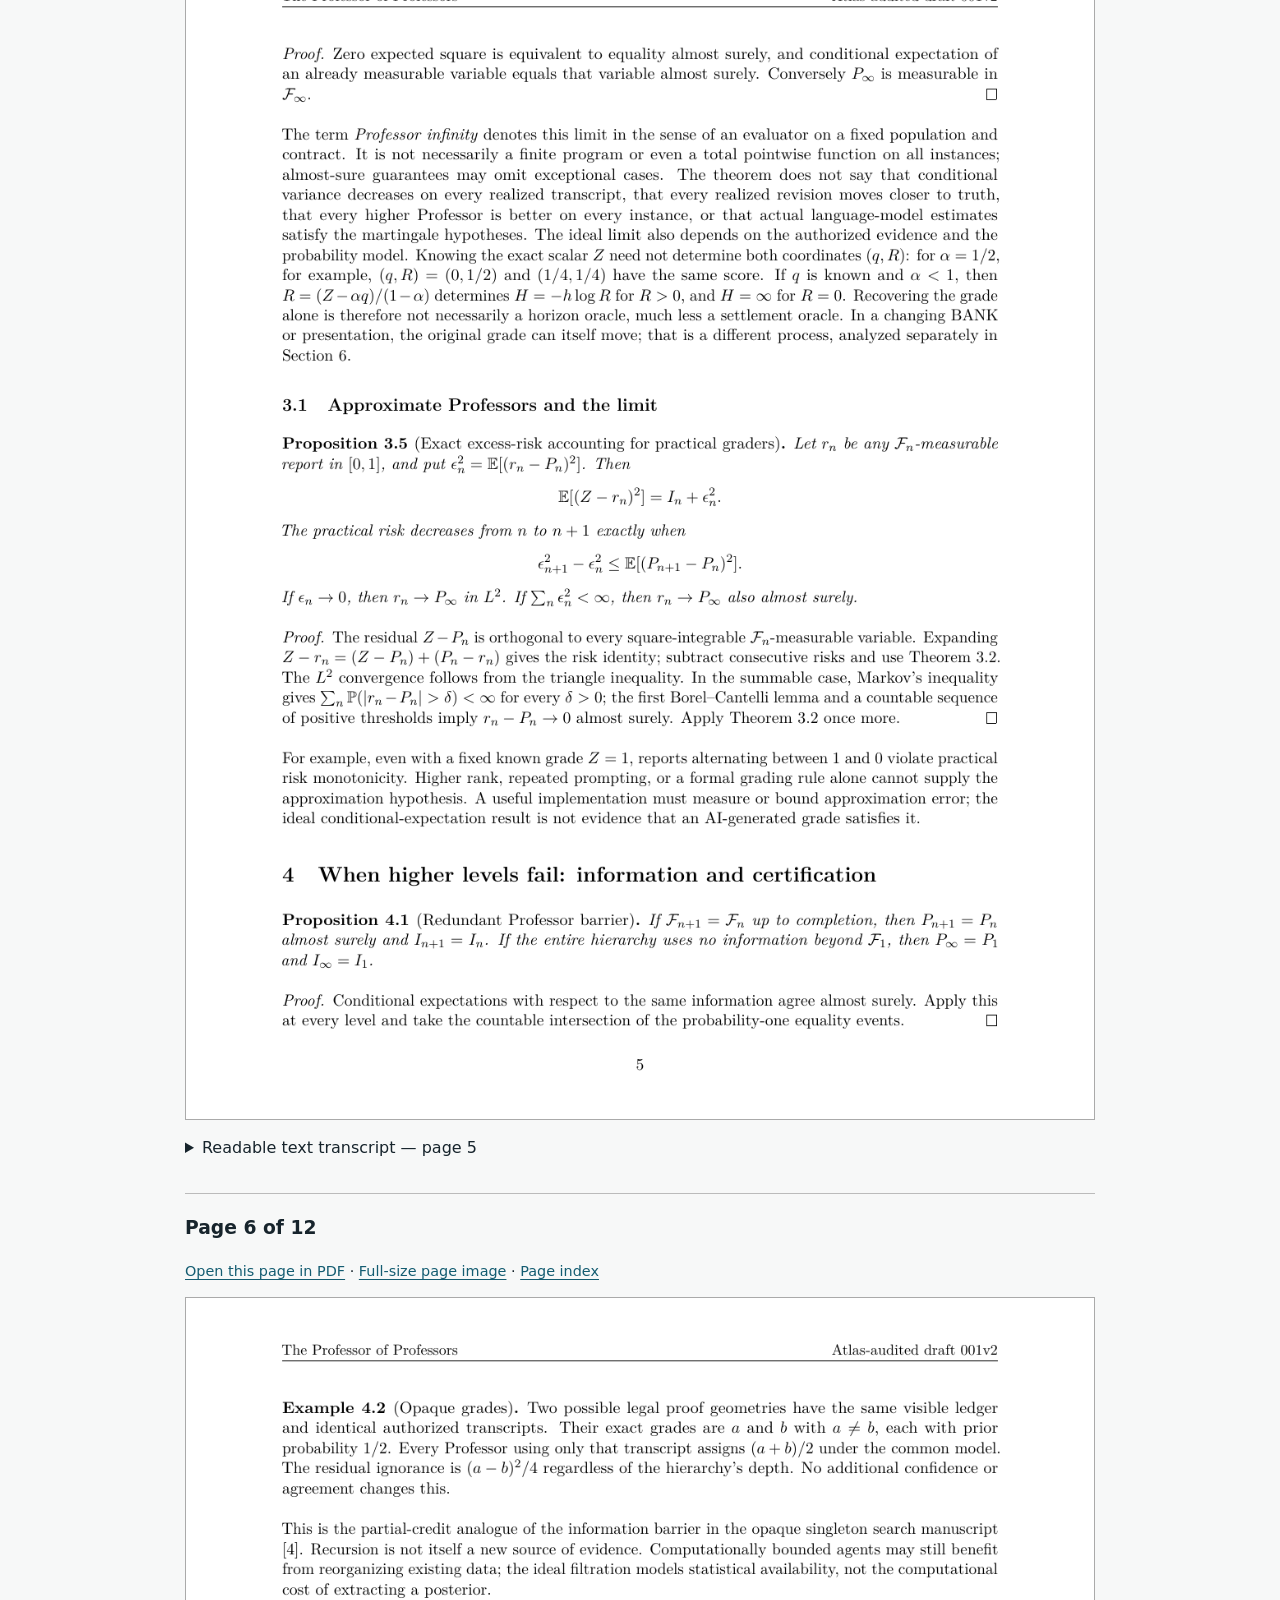
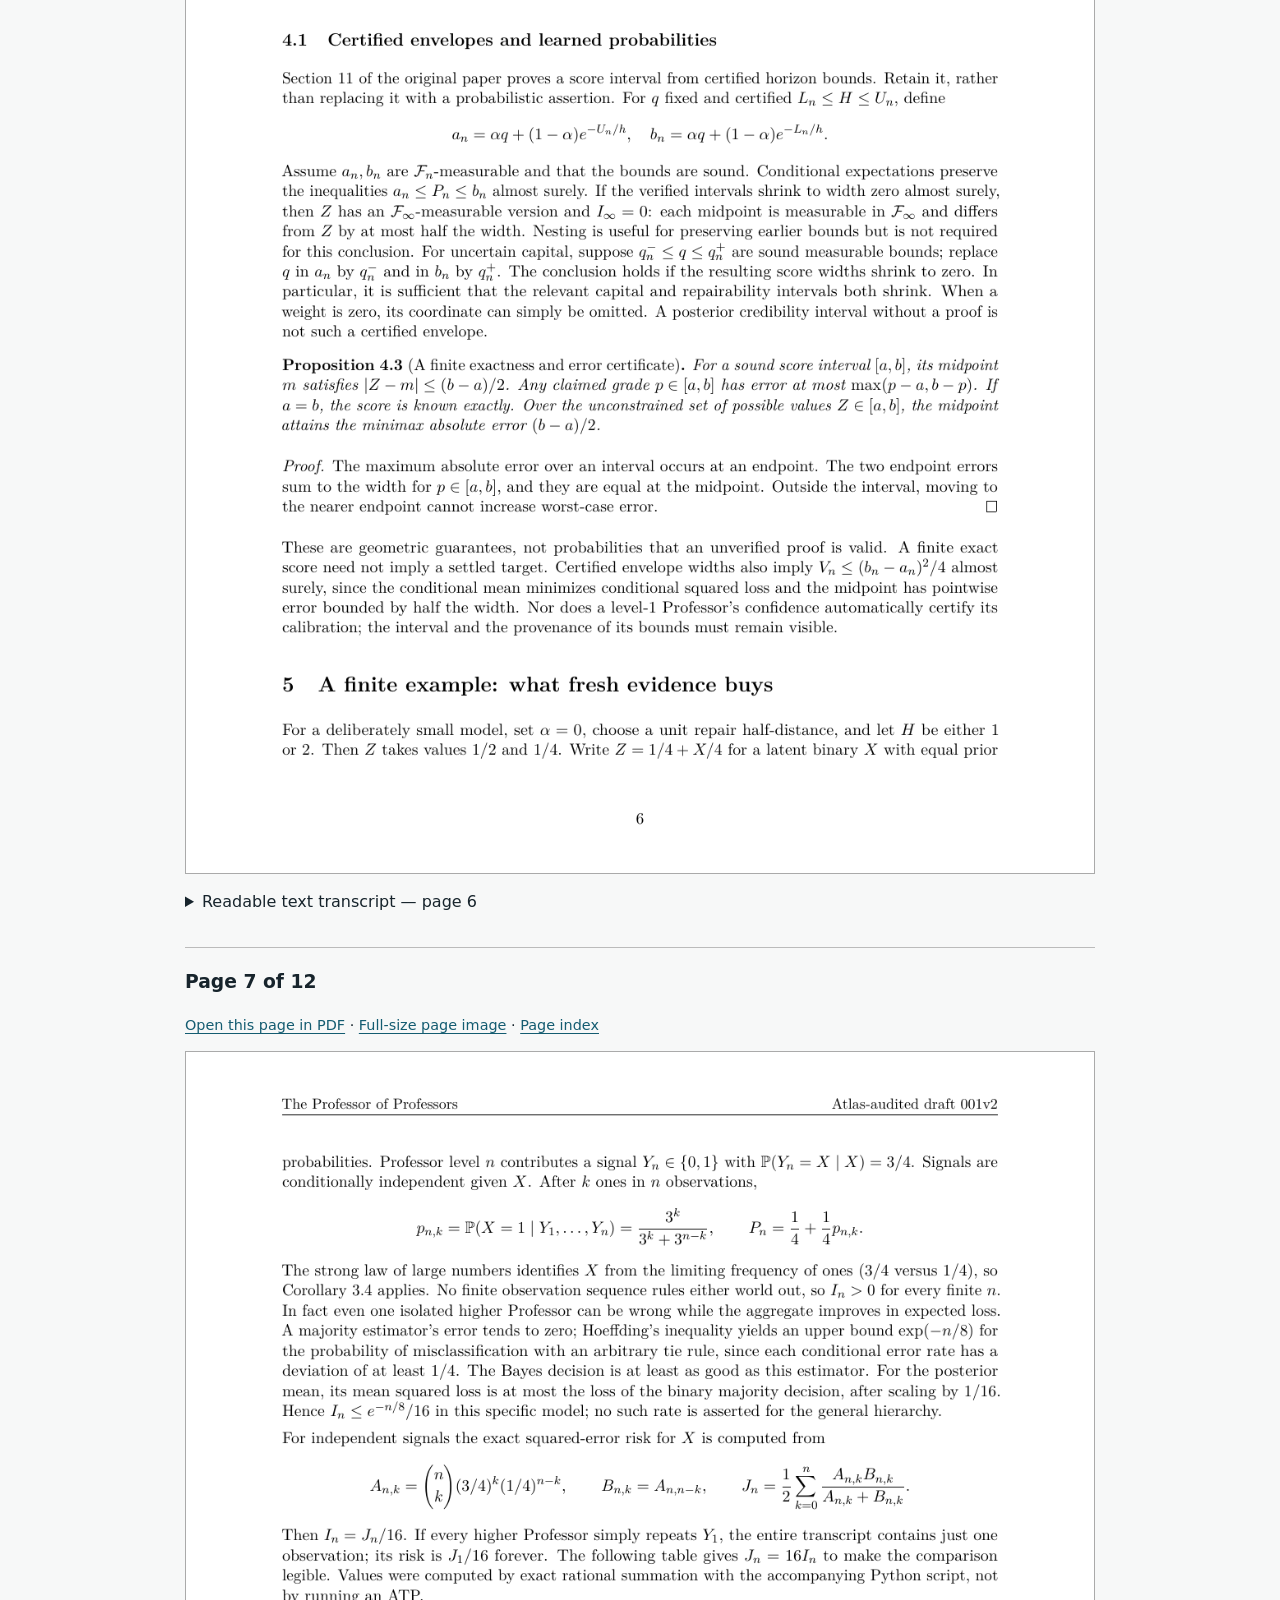
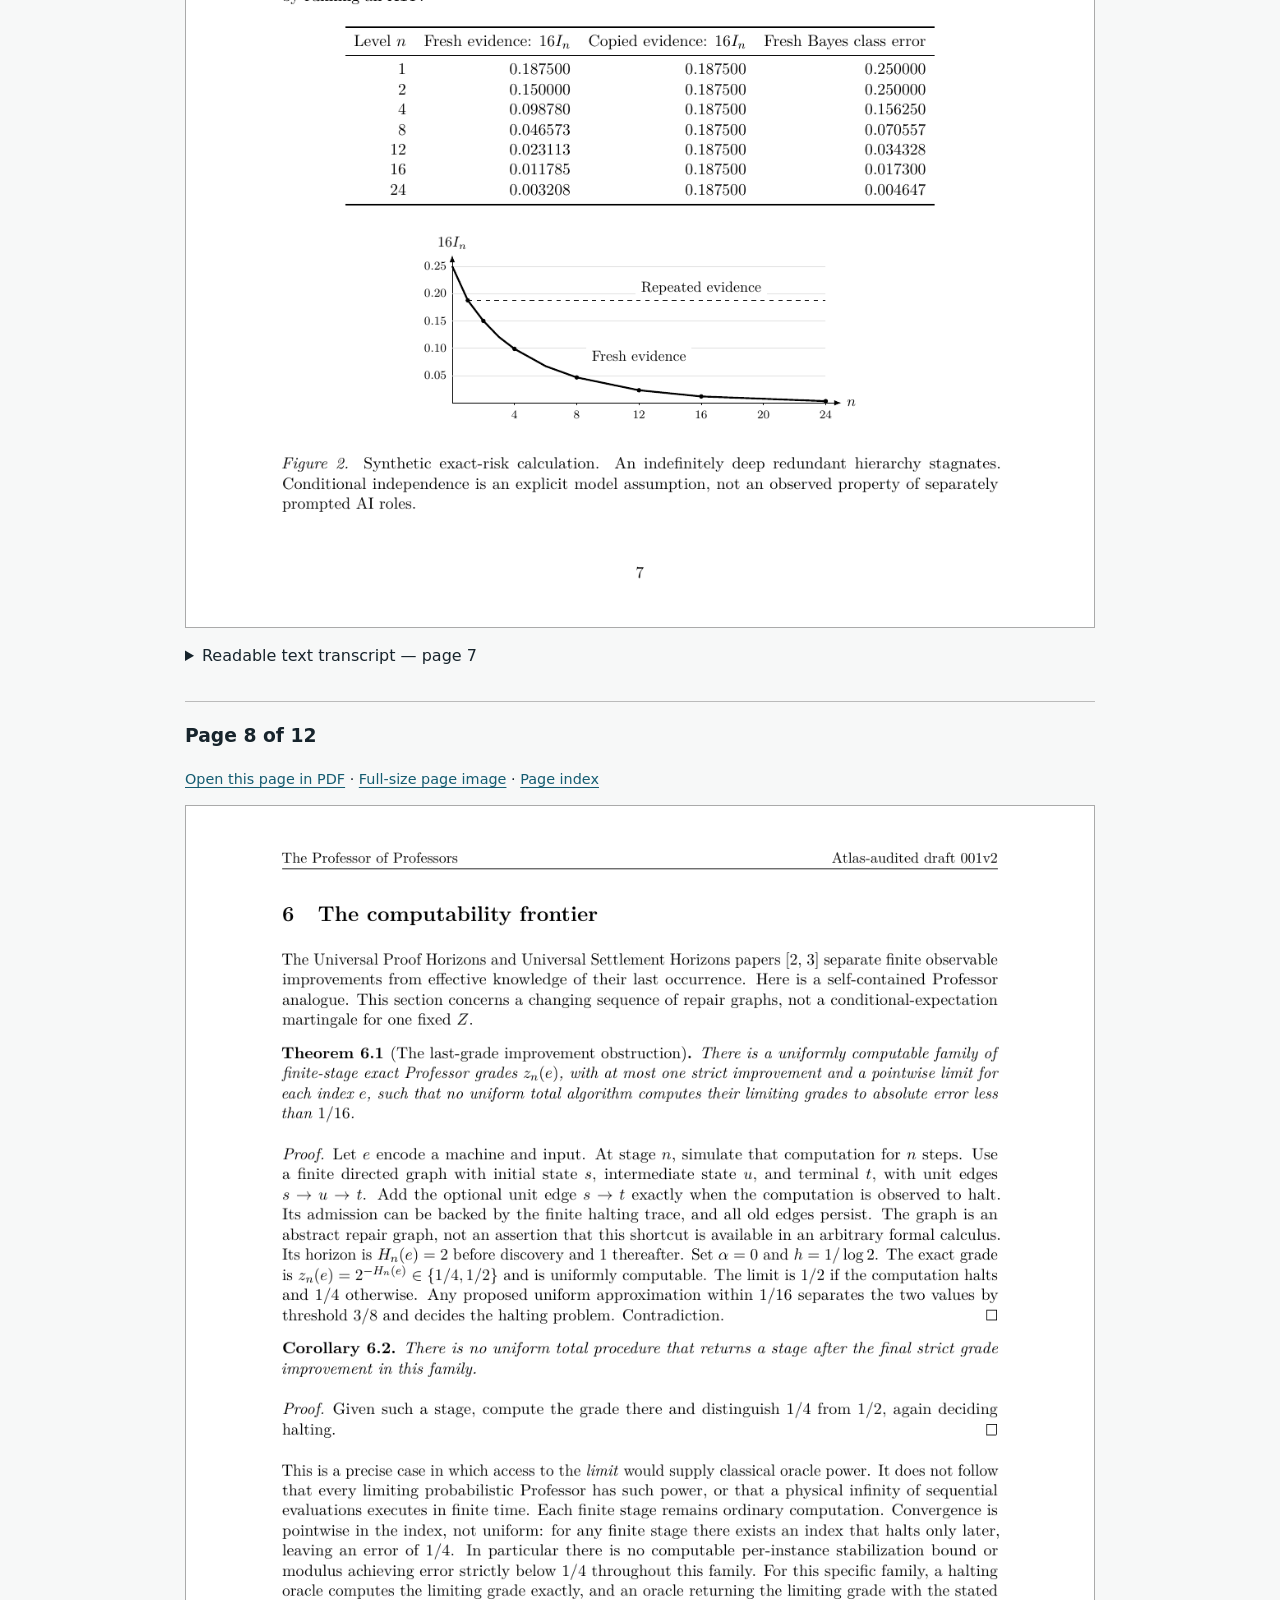
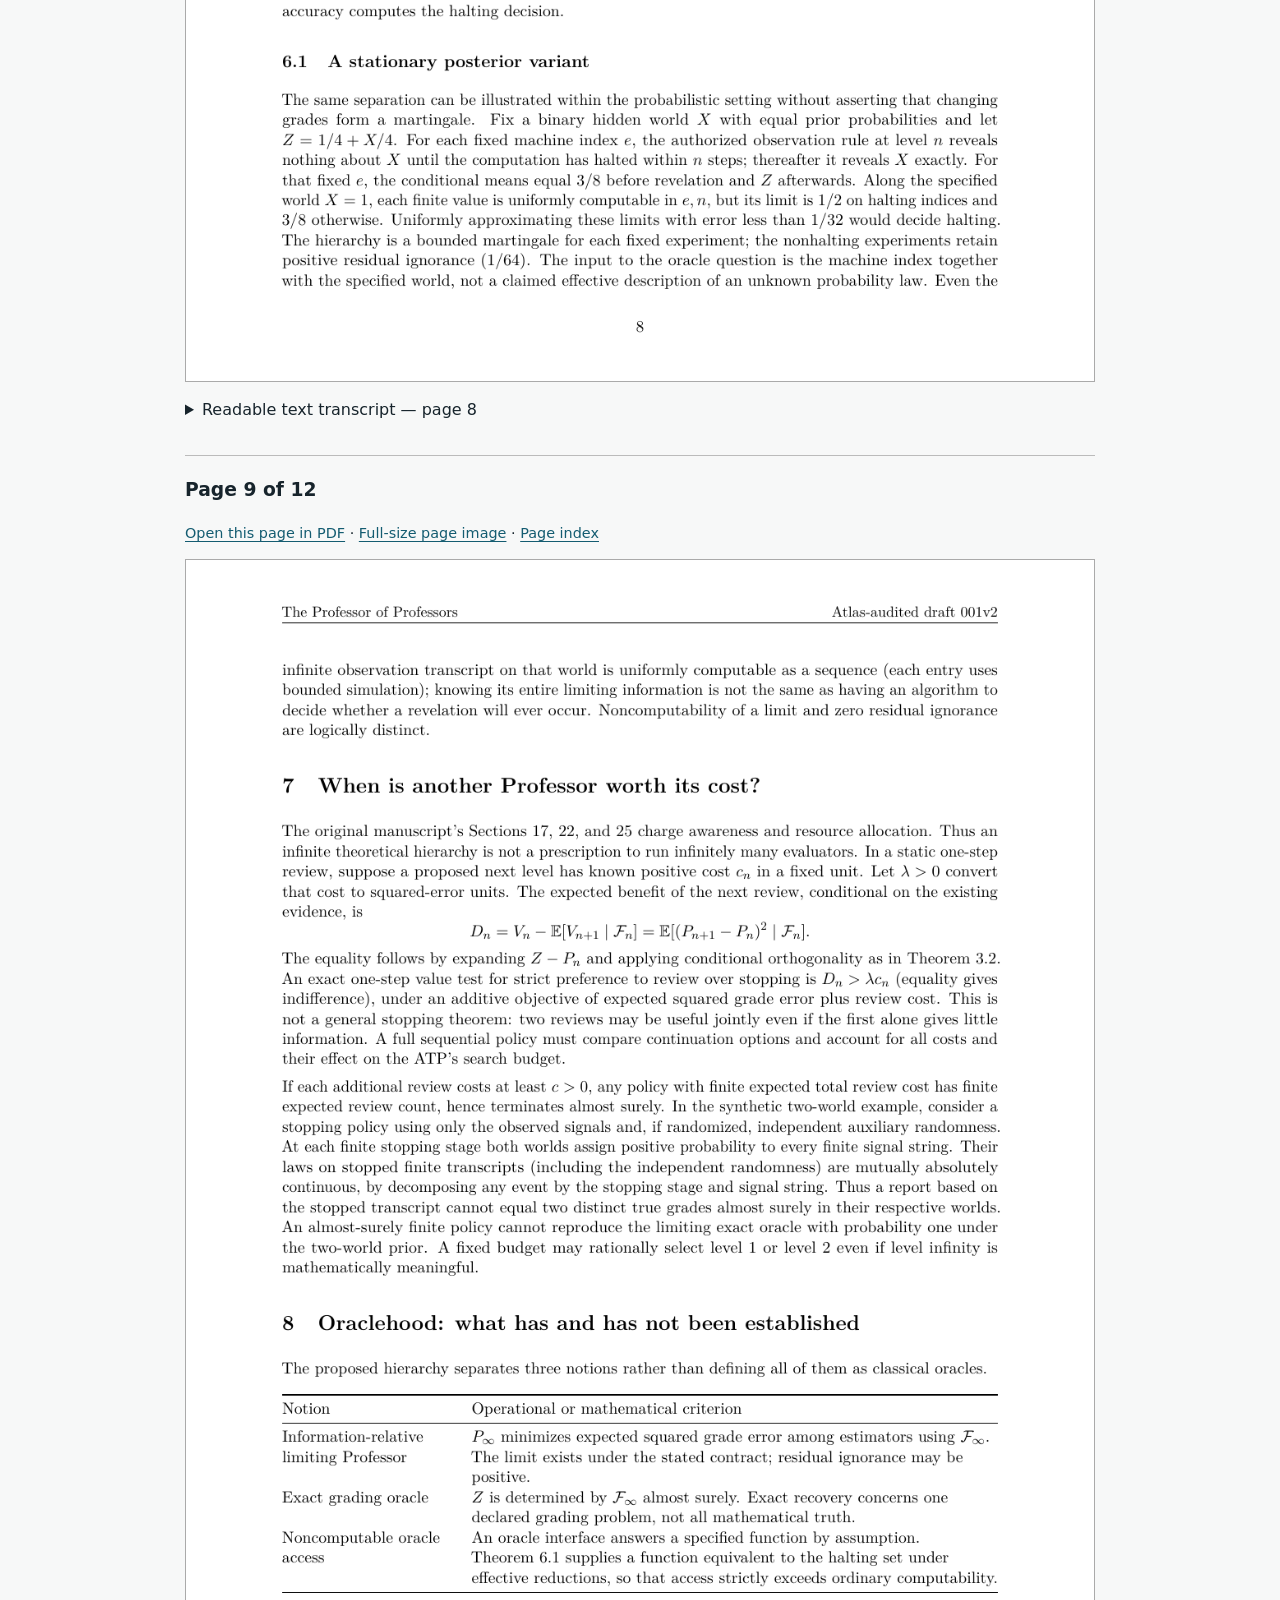
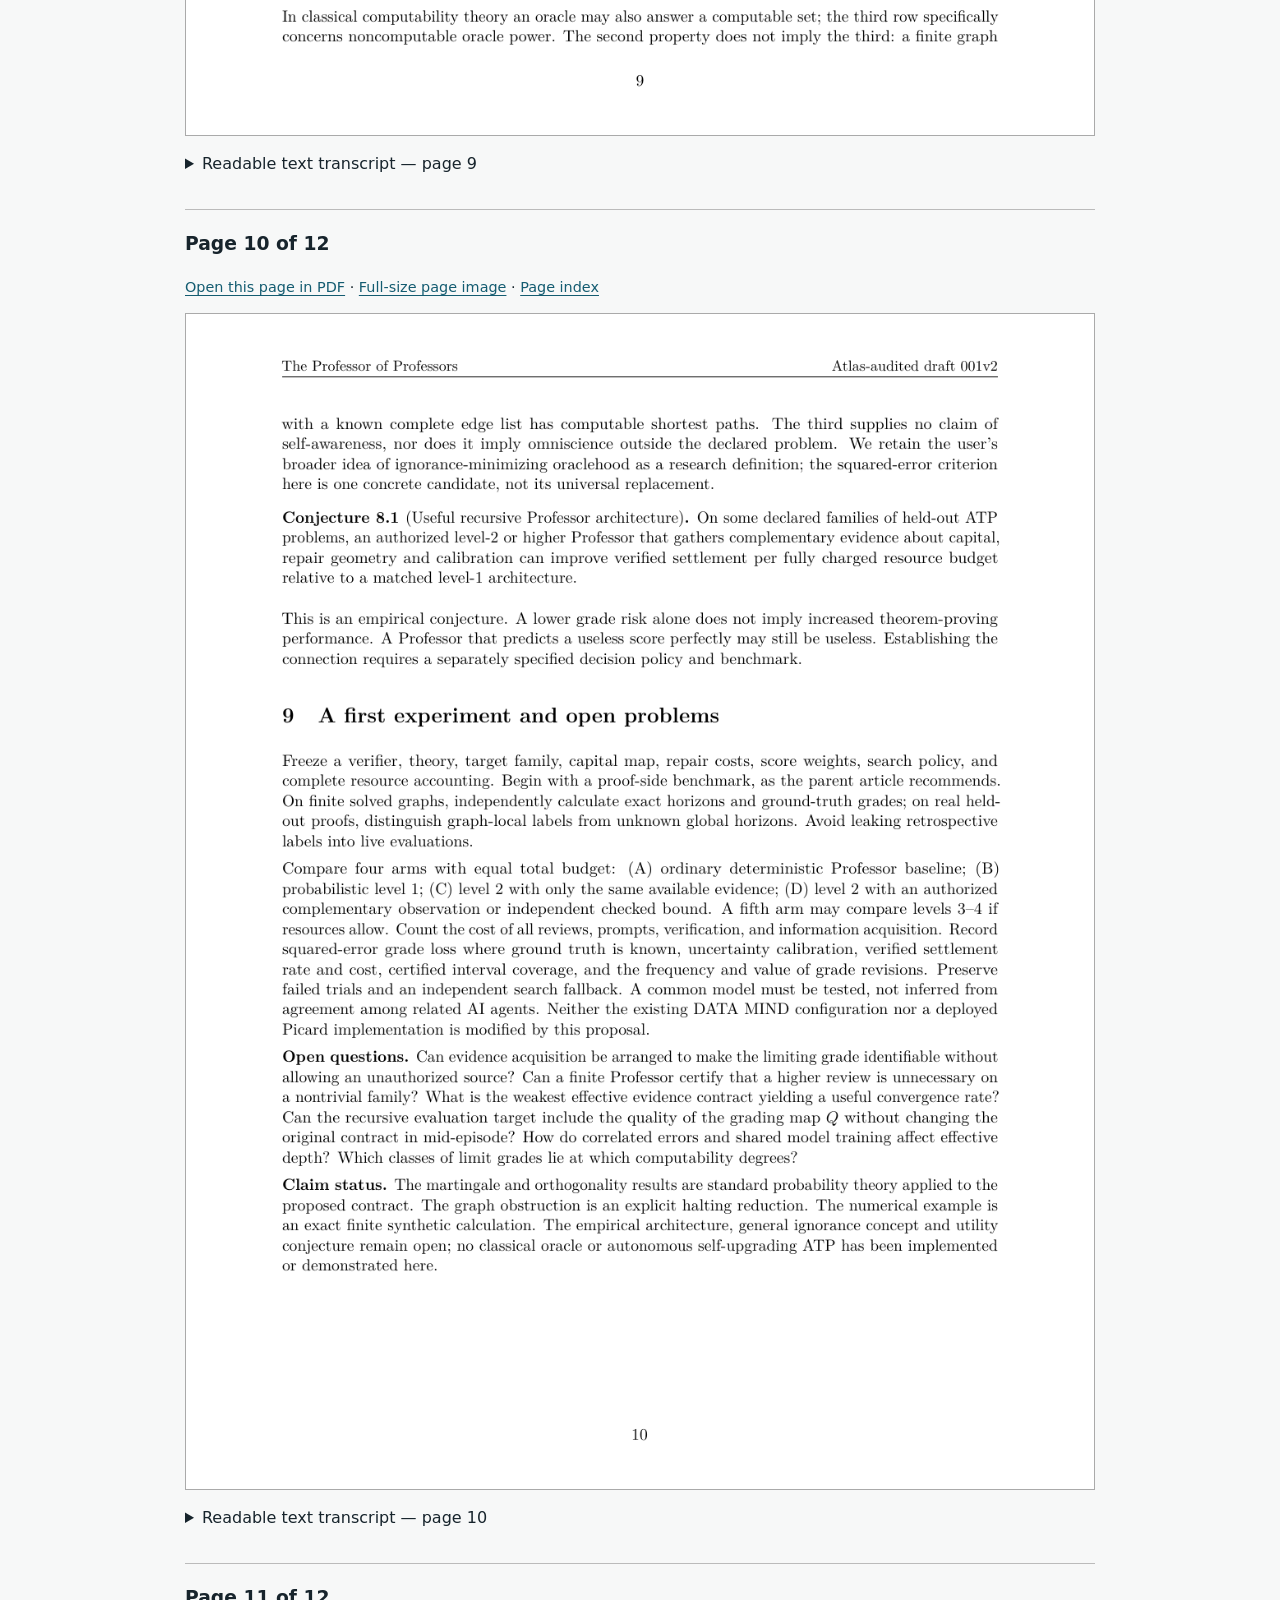
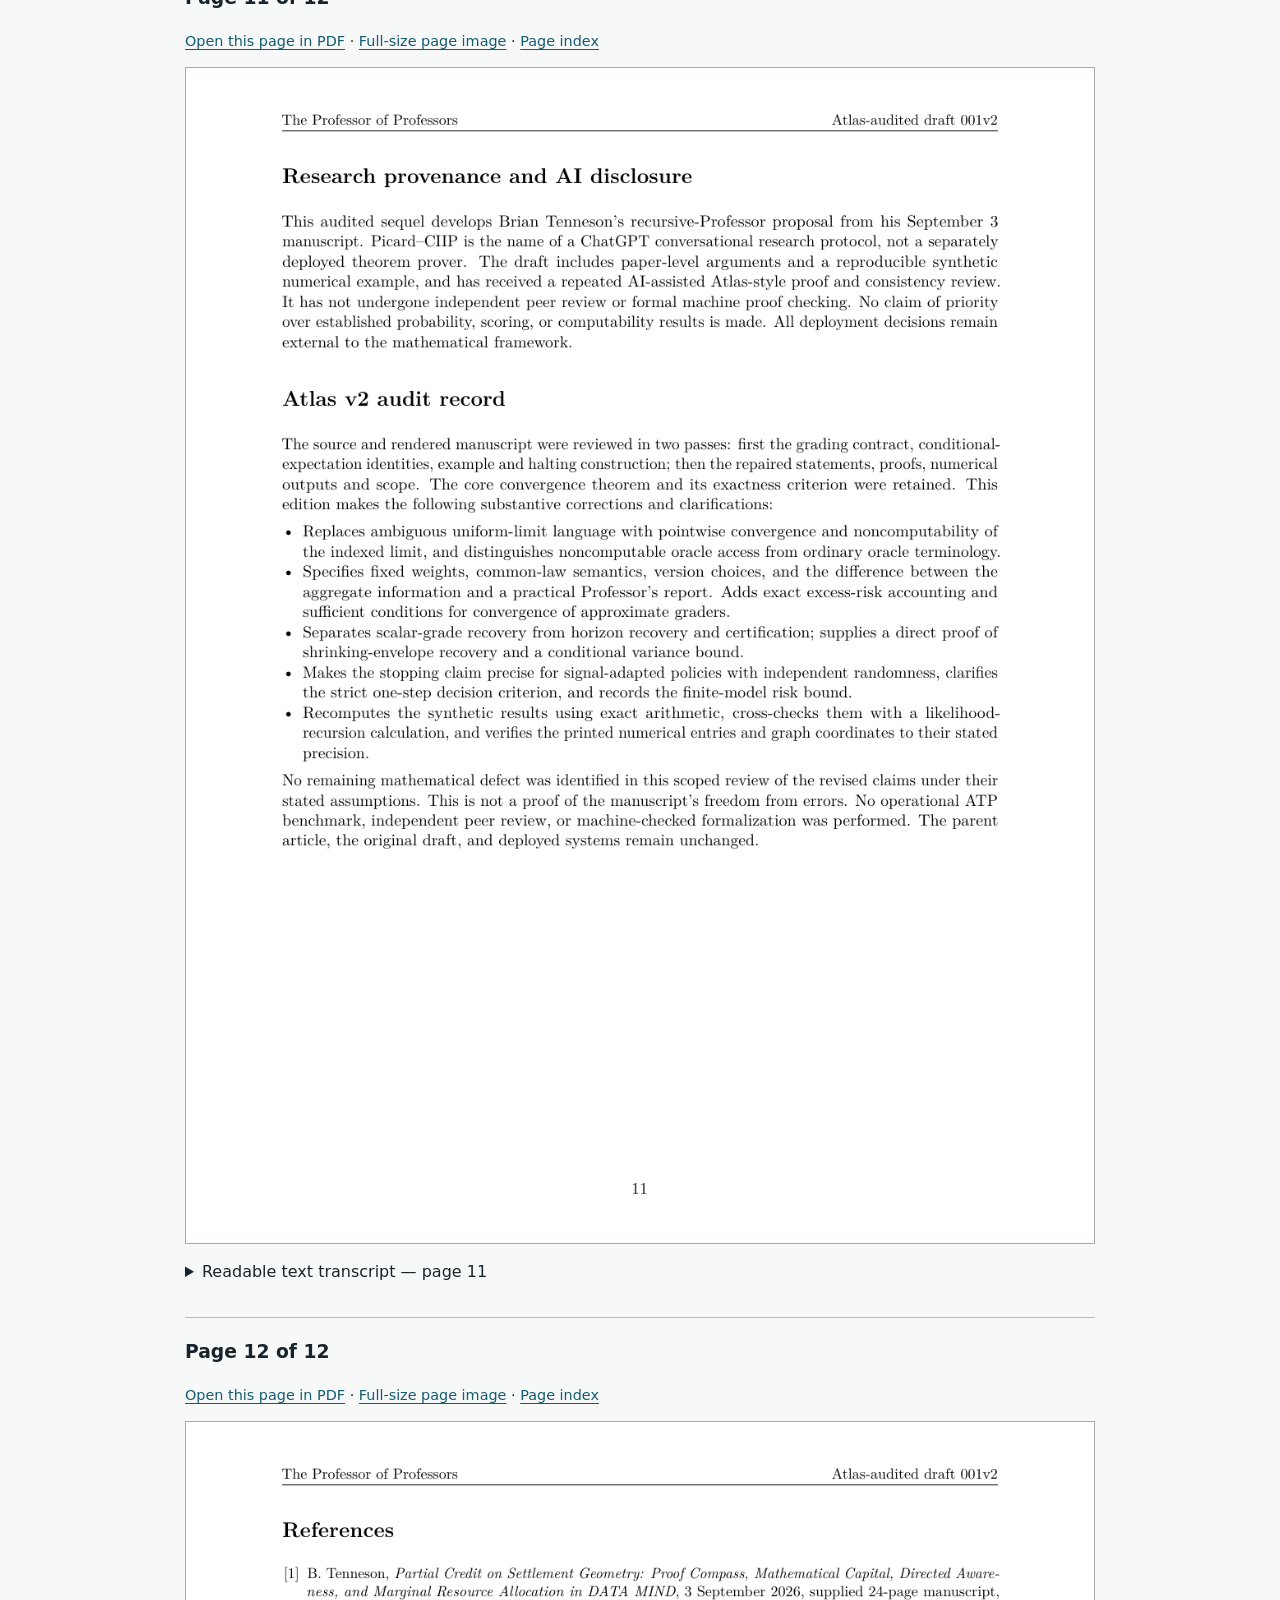
<file: docs/the_professor_of_professors_001v2.html>
<!doctype html><html lang="en"><head><meta charset="utf-8"><meta name="viewport" content="width=device-width, initial-scale=1"><title>The Professor of Professors</title><link rel="stylesheet" href="assets/style.css"><style>main{max-width:970px;margin:auto;padding:clamp(12px,3vw,30px)}nav{display:flex;flex-wrap:wrap;gap:.6rem;margin:1rem 0}nav a{padding:.35rem .55rem}.paper-page{margin:2rem 0;border-top:1px solid #bbb;scroll-margin-top:1rem}img{display:block;width:100%;height:auto;border:1px solid #aaa;background:white}pre{white-space:pre-wrap;overflow-wrap:anywhere;font:.95rem/1.5 ui-monospace,monospace}a{overflow-wrap:anywhere}details{margin:1rem 0}.fallback{font-size:.9rem}</style></head><body><main><p><a href="index.html">Back to library</a></p><h1>The Professor of Professors</h1><h2>Probabilistic Partial Credit, Recursive Awareness, and the Oracle Limit</h2><p>Research Director: Brian Tenneson · Mathematical development: Picard–CIIP (ChatGPT conversational research protocol) · Internal audit: Atlas (ChatGPT research role)</p><p>Atlas audit · 26 November 2026 · 12 pages</p><p>Recursive probabilistic partial credit, monotone expected squared-error ignorance, exact limiting grade recovery, and a halting-encoded noncomputable limit. Includes an exact finite Bayesian example comparing fresh evidence with redundant evidence. Conditional mathematical results; no deployed oracle or independent formal verification claimed.</p><p>Internal mathematical review, not independent formal verification or peer review.</p><nav aria-label="Manuscript links"><a href="library/01_Core_Theory/Picard/The_Professor_of_Professors_001v2.pdf" target="_blank" rel="noopener">Open compiled PDF</a><a href="library/01_Core_Theory/Picard/The_Professor_of_Professors_001v2.pdf" download>Download PDF</a><a href="library/01_Core_Theory/Picard/The_Professor_of_Professors_001v2.tex" download>LaTeX source</a><a href="library/01_Core_Theory/Picard/Professor_Hierarchy_Exact_Example.py">Python example</a><a href="library/01_Core_Theory/Picard/Professor_Hierarchy_Exact_Example.csv">Numerical results</a><a href="https://github.com/btenneson/Mathematics-of-certifiable-self-improvement/blob/main/docs/library/01_Core_Theory/Picard/The_Professor_of_Professors_001v2.pdf" target="_blank" rel="noopener">PDF on GitHub</a></nav><h2 id="pages">Read the complete manuscript</h2><p>Every typeset page is available below, with its text transcript and direct PDF link. This reader needs no JavaScript or embedded PDF viewer.</p><nav aria-label="Jump to page"><a href="#page-1">1</a> <a href="#page-2">2</a> <a href="#page-3">3</a> <a href="#page-4">4</a> <a href="#page-5">5</a> <a href="#page-6">6</a> <a href="#page-7">7</a> <a href="#page-8">8</a> <a href="#page-9">9</a> <a href="#page-10">10</a> <a href="#page-11">11</a> <a href="#page-12">12</a></nav>
<section class="paper-page" id="page-1"><h3>Page 1 of 12</h3><p class="fallback"><a href="library/01_Core_Theory/Picard/The_Professor_of_Professors_001v2.pdf#page=1" target="_blank" rel="noopener">Open this page in PDF</a> · <a href="assets/the_professor_of_professors_001v2/page-01.png" target="_blank" rel="noopener">Full-size page image</a> · <a href="#pages">Page index</a></p><a href="assets/the_professor_of_professors_001v2/page-01.png"><img  decoding="async" src="assets/the_professor_of_professors_001v2/page-01.png" alt="Typeset manuscript page 1"></a><details><summary>Readable text transcript — page 1</summary><pre>The Professor of Professors
                       Probabilistic Partial Credit, Recursive Awareness,
                                      and the Oracle Limit

                                     Research Director: Brian Tenneson
                              Mathematical development and drafting: Picard–CIIP
                                  (ChatGPT conversational research protocol)


                      26 November 2026           |   Atlas-audited research draft 001v2


                                                      Abstract

           The Professor of an automated theorem prover grades verified mathematical capital and geometric
       proximity to certified settlement. Its grade may be uncertain even though the verifier’s acceptance
       rule is exact. We extend the transaction-geometric Professor to a hierarchy of probabilistic evaluators:
       a level-n + 1 Professor assigns partial credit to level n and revises the assessment of the original
       proof state. These tasks are deliberately distinct. For a frozen grading contract and nested
       admissible information, conditional expectations give a bounded martingale; squared-error ignorance
       decreases by the exact expected squared revision, and the limiting evaluator is the least-ignorance
       estimator relative to the accumulated information. Exact limiting grade recovery occurs almost
       surely precisely when the grade has a measurable version in that information. We also distinguish
       recursive evaluation from the acquisition of information, and exhibit a halting-encoded family whose
       computable finite-stage Professor grades have a limit function that is not uniformly computable in
       the instance index. An exact finite calculation compares informative and redundant Professors. The
       resulting architecture suggests an oracle limit without granting an evaluator authority over proof
       acceptance. The probabilistic results are conditional applications of established martingale theory;
       the proposed connection to oraclehood and settlement control is the research contribution under
       investigation.

Central question. If an ATP has a Professor, can that Professor itself be a student? If the answer is
yes at every finite level, is the limiting Professor a Professor, an oracle, or neither?


Contents
1   From the original Professor to the recursive Professor . . . . . . . . . . . . . . . . . . . . . . . . . . .     2
2 A probabilistic grading contract . . . . . . . . . . . . . . . . . . . . . . . . . . . . . . . . . . . . . . . .   3
3   Ignorance and the limit of the hierarchy . . . . . . . . . . . . . . . . . . . . . . . . . . . . . . . . . . .    4
4 When higher levels fail: information and certification . . . . . . . . . . . . . . . . . . . . . . . . . . . .     5
5 A finite example: what fresh evidence buys . . . . . . . . . . . . . . . . . . . . . . . . . . . . . . . . .       6
6 The computability frontier . . . . . . . . . . . . . . . . . . . . . . . . . . . . . . . . . . . . . . . . . . .   8
7 When is another Professor worth its cost? . . . . . . . . . . . . . . . . . . . . . . . . . . . . . . . . . .      9
8   Oraclehood: what has and has not been established . . . . . . . . . . . . . . . . . . . . . . . . . . . .        9
9 A first experiment and open problems . . . . . . . . . . . . . . . . . . . . . . . . . . . . . . . . . . . .       10


                                                          1</pre></details></section>
<section class="paper-page" id="page-2"><h3>Page 2 of 12</h3><p class="fallback"><a href="library/01_Core_Theory/Picard/The_Professor_of_Professors_001v2.pdf#page=2" target="_blank" rel="noopener">Open this page in PDF</a> · <a href="assets/the_professor_of_professors_001v2/page-02.png" target="_blank" rel="noopener">Full-size page image</a> · <a href="#pages">Page index</a></p><a href="assets/the_professor_of_professors_001v2/page-02.png"><img loading="lazy" decoding="async" src="assets/the_professor_of_professors_001v2/page-02.png" alt="Typeset manuscript page 2"></a><details><summary>Readable text transcript — page 2</summary><pre>The Professor of Professors                                                       Atlas-audited draft 001v2


1    From the original Professor to the recursive Professor

The September 3 manuscript Partial Credit on Settlement Geometry [1] defines a verifier-gated
capital/geometry score. Sections 2–11 separate binary certificate acceptance, verified capital, the repair
horizon, and the Professor’s scalar projection. Section 12 distinguishes retrospective exact distances
from unknown global distances. Most importantly, Section 24 proposes calibration awareness: an agent
or controller should assess the reliability of the Professor’s own feedback. The present draft promotes
that observation to a recursive architecture. The parent paper is not amended in place.
Fix a role, a proof state A, a formal environment, a legal directed repair graph with nonnegative costs,
a terminal set of accepted certificates, and a frozen relevance map Q. The original quantities are

             q(A) = Q(A, K(A)) ∈ [0, 1],       H(A) = d(A, C) ∈ [0, ∞],    R(A) = e−H(A)/h ,

where K(A) is the ledger of verified mathematical items, h &gt; 0, and e−∞ = 0. Write

                                   Z = αq + (1 − α)R,         0 ≤ α ≤ 1.                                (1)

For each fixed fully specified instance this grade is a definite quantity; it need not be known or
computable by the evaluator. The choice of Q, α, h, the graph and the verifier must be stated. In
particular, exactness relative to a grading contract is not a claim that the chosen scalarization is
objectively optimal. The verified entries of K and their possibly heuristic relevance weights remain
separate. A score of one is not a certificate. Even H = 0 need not imply membership in C if zero-cost
moves or unattained infima are allowed.


                   Professor ∞ — limiting evaluation, if defined

                                          ..
                                           .

                Professor 3: assess P2, update the original estimate



                Professor 2: assess P1, update the original estimate



                 Professor 1: probabilistic capital and repairability


                                                                             Fixed verifier
               ATP (level 0): proof state and certificate candidates        Only accepted
                                                                           certificates settle


Figure 1. Assessment flows down the hierarchy. Authorized evidence may flow upward. Higher rank
does not confer authority to change the verifier or admit a certificate.




                                                      2</pre></details></section>
<section class="paper-page" id="page-3"><h3>Page 3 of 12</h3><p class="fallback"><a href="library/01_Core_Theory/Picard/The_Professor_of_Professors_001v2.pdf#page=3" target="_blank" rel="noopener">Open this page in PDF</a> · <a href="assets/the_professor_of_professors_001v2/page-03.png" target="_blank" rel="noopener">Full-size page image</a> · <a href="#pages">Page index</a></p><a href="assets/the_professor_of_professors_001v2/page-03.png"><img loading="lazy" decoding="async" src="assets/the_professor_of_professors_001v2/page-03.png" alt="Typeset manuscript page 3"></a><details><summary>Readable text transcript — page 3</summary><pre>The Professor of Professors                                                            Atlas-audited draft 001v2


2     A probabilistic grading contract

2.1    One state, multiple possible worlds

Let (Ω, A, P) be a probability space of possible instances, hidden operational facts, and observations. The
observed proof state and its admissible representation are fixed for the evaluation episode; uncertainty
concerns which admissible instance is present or which facts about it are accessible. The measurable
variables q, R, Z take values in [0, 1]. The identities are relative to a single declared probability law. To
interpret their risks as actual population risks, that law must describe the target population; subjective
confidence or agreement among graders does not establish this. Across possible instances the declared
grading rule, α and h are fixed constants, even if some facts determining q and H are hidden. A frozen
public contract makes the meaning of Z invariant across levels.
Let F0 ⊆ F1 ⊆ · · · ⊆ A be a filtration of all information authorized for the aggregate evaluator through
level n. It includes earlier reports, evidence, and any permitted randomness used in interpreting them.
For a common-law ideal evaluator, conditional expectations are defined only up to null sets; choose
measurable versions simultaneously for the countably many finite levels. The tower property concerns
the aggregate information, not an assumption that every individual Professor sees all of it. New
levels may inspect a certificate, compute a quotient bound, acquire a new independent observation, or
reanalyze evidence. Reanalysis is valuable when it makes a previously inaccessible fact available; if it is
just a measurable transformation of information already available in the idealized filtration, it adds no
statistical information.
Definition 2.1 (Probabilistic Professor). The ideal level-n report, for n ≥ 1, is the vector
                    (Qn , Rn , Pn , Vn ) = E[q | Fn ], E[R | Fn ], E[Z | Fn ], Var(Z | Fn ) .
                                                                                           

Here Pn = αQn + (1 − α)Rn . The capital coordinate is an estimate of the scalarized verified ledger, not
a license to bank unverified items. If the ledger and its frozen scalarization are already known, that
coordinate is observed exactly. The variance is uncertainty about the scalar grade, not a probability of
certificate correctness. The finite implementation may return approximations, with separate evidence
status and error bounds where available.

A separate forecast may estimate P(τ ≤ B | Fn ) for first certified settlement time τ under a frozen
search policy and resource budget B. It is not the same as Pn . In particular, E[e−H/h | Fn ] is not
generally e−E[H|Fn ]/h (and the latter may vanish if the mean horizon is infinite). The former preserves
the original bounded coordinate.


2.2    Partial credit on a Professor’s answer

Level n + 1 receives the preceding report Pn , which is Fn -measurable. Define its grade of that report by
                                     Gn+1 = 1 − E[(Z − Pn )2 | Fn+1 ].                                       (2)
This is a conditional quadratic score for the preceding estimate, inspired by squared-error probability
scoring [6]. It is meaningful for continuous grades as well as binary forecasts. Higher values reward
smaller conditional expected squared errors. Since the grades lie in [0, 1], Gn+1 also lies in [0, 1]. The
expectation of the realized score 1 − (Z − p)2 is uniquely maximized (up to null sets) by the conditional
mean over measurable reports p; this does not score an entire predictive distribution or guarantee
calibration of a practical grader. The new Professor also issues Pn+1 , its own assessment of the original
ATP state. For an actual preceding report rn ∈ [0, 1] measurable in Fn , the same definition with rn
replacing Pn grades that report; it need not be the ideal posterior mean.

                                                       3</pre></details></section>
<section class="paper-page" id="page-4"><h3>Page 4 of 12</h3><p class="fallback"><a href="library/01_Core_Theory/Picard/The_Professor_of_Professors_001v2.pdf#page=4" target="_blank" rel="noopener">Open this page in PDF</a> · <a href="assets/the_professor_of_professors_001v2/page-04.png" target="_blank" rel="noopener">Full-size page image</a> · <a href="#pages">Page index</a></p><a href="assets/the_professor_of_professors_001v2/page-04.png"><img loading="lazy" decoding="async" src="assets/the_professor_of_professors_001v2/page-04.png" alt="Typeset manuscript page 4"></a><details><summary>Readable text transcript — page 4</summary><pre>The Professor of Professors                                                     Atlas-audited draft 001v2


Proposition 2.2 (Exact meta-grade decomposition). Under the grading contract,

                                   1 − Gn+1 = Vn+1 + (Pn+1 − Pn )2 .

Proof. Expand Z − Pn = (Z − Pn+1 ) + (Pn+1 − Pn ), square, and condition on Fn+1 . The cross term
vanishes since E[Z − Pn+1 | Fn+1 ] = 0.

The same expansion proves the identity for a practical report rn , with (Pn+1 − rn )2 on the right. This
separates residual uncertainty from disagreement with the previous grade. A high meta-grade does not
by itself establish exactness. A Professor can also grade a preceding meta-grade: the realized target
for Gn+1 is W = 1 − (Z − Pn )2 , and the next evaluator may estimate E[W | Fn+2 ] and assess Gn+1
using the same loss. More deeply nested meta-questions can be defined this way, each with its target
fixed before evaluation. They are not automatically estimates of Z; hence the common-target report
Pn is retained at every level. A bare tower of scores about scores has no general oracle convergence
theorem. In particular, convergence of Pn says nothing by itself about convergence of a tower whose
scoring target changes at every level.


3    Ignorance and the limit of the hierarchy

Definition 3.1 (Grade ignorance). Define the population squared-error ignorance In = E[(Z − Pn )2 ] =
E[Vn ]. This is one explicitly scoped meaning of ignorance, not a universal measure of mathematical
ignorance.

Theorem 3.2 (Recursive Professor convergence). Under the common-law filtration contract, (Pn ) is a
bounded martingale. With F∞ = σ( n≥1 Fn ), it converges almost surely and in L2 to
                                S


                                            P∞ = E[Z | F∞ ].

Moreover, for every n ≥ 1,
                                   In − In+1 = E[(Pn+1 − Pn )2 ] ≥ 0.                                 (3)

Proof. The tower property gives E[Pn+1 | Fn ] = Pn . Since 0 ≤ Pn ≤ 1, bounded martingale convergence
and Lévy’s upward theorem [5] identify the almost-sure limit with E[Z | F∞ ]; bounded convergence
gives L2 convergence. To establish the identity, write Z − Pn = (Z − Pn+1 ) + (Pn+1 − Pn ). The expected
cross term is zero by conditioning on Fn+1 . Taking expected squares proves the claim.

Corollary 3.3 (Least attainable ignorance). For any square-integrable F∞ -measurable estimator Y ,

                      E[(Z − Y )2 ] = I∞ + E[(P∞ − Y )2 ],     I∞ = E[(Z − P∞ )2 ].

Thus P∞ is the unique (up to null sets) minimum-risk evaluator relative to the accumulated information.
The same statement holds at each finite level with Fn in place of F∞ .

Proof. The residual Z − P∞ has conditional expectation zero given F∞ , making the cross term vanish.
The finite-level argument is identical.

Corollary 3.4 (Exact limiting grading oracle criterion). The following are equivalent: (i) P∞ = Z
almost surely; (ii) I∞ = 0; (iii) Z has an F∞ -measurable version. These are necessary and sufficient
conditions for exact limiting grade recovery in this model.


                                                    4</pre></details></section>
<section class="paper-page" id="page-5"><h3>Page 5 of 12</h3><p class="fallback"><a href="library/01_Core_Theory/Picard/The_Professor_of_Professors_001v2.pdf#page=5" target="_blank" rel="noopener">Open this page in PDF</a> · <a href="assets/the_professor_of_professors_001v2/page-05.png" target="_blank" rel="noopener">Full-size page image</a> · <a href="#pages">Page index</a></p><a href="assets/the_professor_of_professors_001v2/page-05.png"><img loading="lazy" decoding="async" src="assets/the_professor_of_professors_001v2/page-05.png" alt="Typeset manuscript page 5"></a><details><summary>Readable text transcript — page 5</summary><pre>The Professor of Professors                                                    Atlas-audited draft 001v2


Proof. Zero expected square is equivalent to equality almost surely, and conditional expectation of
an already measurable variable equals that variable almost surely. Conversely P∞ is measurable in
F∞ .

The term Professor infinity denotes this limit in the sense of an evaluator on a fixed population and
contract. It is not necessarily a finite program or even a total pointwise function on all instances;
almost-sure guarantees may omit exceptional cases. The theorem does not say that conditional
variance decreases on every realized transcript, that every realized revision moves closer to truth,
that every higher Professor is better on every instance, or that actual language-model estimates
satisfy the martingale hypotheses. The ideal limit also depends on the authorized evidence and the
probability model. Knowing the exact scalar Z need not determine both coordinates (q, R): for α = 1/2,
for example, (q, R) = (0, 1/2) and (1/4, 1/4) have the same score. If q is known and α &lt; 1, then
R = (Z − αq)/(1 − α) determines H = −h log R for R &gt; 0, and H = ∞ for R = 0. Recovering the grade
alone is therefore not necessarily a horizon oracle, much less a settlement oracle. In a changing BANK
or presentation, the original grade can itself move; that is a different process, analyzed separately in
Section 6.


3.1    Approximate Professors and the limit

Proposition 3.5 (Exact excess-risk accounting for practical graders). Let rn be any Fn -measurable
report in [0, 1], and put ϵ2n = E[(rn − Pn )2 ]. Then

                                         E[(Z − rn )2 ] = In + ϵ2n .

The practical risk decreases from n to n + 1 exactly when

                                     ϵ2n+1 − ϵ2n ≤ E[(Pn+1 − Pn )2 ].

If ϵn → 0, then rn → P∞ in L2 . If       2
                                      n ϵn &lt; ∞, then rn → P∞ also almost surely.
                                     P


Proof. The residual Z − Pn is orthogonal to every square-integrable Fn -measurable variable. Expanding
Z − rn = (Z − Pn ) + (Pn − rn ) gives the risk identity; subtract consecutive risks and use Theorem 3.2.
The L2 convergence follows from the triangle inequality. In the summable case, Markov’s inequality
gives n P(|rn − Pn | &gt; δ) &lt; ∞ for every δ &gt; 0; the first Borel–Cantelli lemma and a countable sequence
     P

of positive thresholds imply rn − Pn → 0 almost surely. Apply Theorem 3.2 once more.

For example, even with a fixed known grade Z = 1, reports alternating between 1 and 0 violate practical
risk monotonicity. Higher rank, repeated prompting, or a formal grading rule alone cannot supply the
approximation hypothesis. A useful implementation must measure or bound approximation error; the
ideal conditional-expectation result is not evidence that an AI-generated grade satisfies it.


4     When higher levels fail: information and certification

Proposition 4.1 (Redundant Professor barrier). If Fn+1 = Fn up to completion, then Pn+1 = Pn
almost surely and In+1 = In . If the entire hierarchy uses no information beyond F1 , then P∞ = P1
and I∞ = I1 .

Proof. Conditional expectations with respect to the same information agree almost surely. Apply this
at every level and take the countable intersection of the probability-one equality events.

                                                     5</pre></details></section>
<section class="paper-page" id="page-6"><h3>Page 6 of 12</h3><p class="fallback"><a href="library/01_Core_Theory/Picard/The_Professor_of_Professors_001v2.pdf#page=6" target="_blank" rel="noopener">Open this page in PDF</a> · <a href="assets/the_professor_of_professors_001v2/page-06.png" target="_blank" rel="noopener">Full-size page image</a> · <a href="#pages">Page index</a></p><a href="assets/the_professor_of_professors_001v2/page-06.png"><img loading="lazy" decoding="async" src="assets/the_professor_of_professors_001v2/page-06.png" alt="Typeset manuscript page 6"></a><details><summary>Readable text transcript — page 6</summary><pre>The Professor of Professors                                                             Atlas-audited draft 001v2


Example 4.2 (Opaque grades). Two possible legal proof geometries have the same visible ledger
and identical authorized transcripts. Their exact grades are a and b with a ̸= b, each with prior
probability 1/2. Every Professor using only that transcript assigns (a + b)/2 under the common model.
The residual ignorance is (a − b)2 /4 regardless of the hierarchy’s depth. No additional confidence or
agreement changes this.

This is the partial-credit analogue of the information barrier in the opaque singleton search manuscript
[4]. Recursion is not itself a new source of evidence. Computationally bounded agents may still benefit
from reorganizing existing data; the ideal filtration models statistical availability, not the computational
cost of extracting a posterior.


4.1    Certified envelopes and learned probabilities

Section 11 of the original paper proves a score interval from certified horizon bounds. Retain it, rather
than replacing it with a probabilistic assertion. For q fixed and certified Ln ≤ H ≤ Un , define

                          an = αq + (1 − α)e−Un /h ,       bn = αq + (1 − α)e−Ln /h .

Assume an , bn are Fn -measurable and that the bounds are sound. Conditional expectations preserve
the inequalities an ≤ Pn ≤ bn almost surely. If the verified intervals shrink to width zero almost surely,
then Z has an F∞ -measurable version and I∞ = 0: each midpoint is measurable in F∞ and differs
from Z by at most half the width. Nesting is useful for preserving earlier bounds but is not required
for this conclusion. For uncertain capital, suppose qn− ≤ q ≤ qn+ are sound measurable bounds; replace
q in an by qn− and in bn by qn+ . The conclusion holds if the resulting score widths shrink to zero. In
particular, it is sufficient that the relevant capital and repairability intervals both shrink. When a
weight is zero, its coordinate can simply be omitted. A posterior credibility interval without a proof is
not such a certified envelope.

Proposition 4.3 (A finite exactness and error certificate). For a sound score interval [a, b], its midpoint
m satisfies |Z − m| ≤ (b − a)/2. Any claimed grade p ∈ [a, b] has error at most max(p − a, b − p). If
a = b, the score is known exactly. Over the unconstrained set of possible values Z ∈ [a, b], the midpoint
attains the minimax absolute error (b − a)/2.

Proof. The maximum absolute error over an interval occurs at an endpoint. The two endpoint errors
sum to the width for p ∈ [a, b], and they are equal at the midpoint. Outside the interval, moving to
the nearer endpoint cannot increase worst-case error.

These are geometric guarantees, not probabilities that an unverified proof is valid. A finite exact
score need not imply a settled target. Certified envelope widths also imply Vn ≤ (bn − an )2 /4 almost
surely, since the conditional mean minimizes conditional squared loss and the midpoint has pointwise
error bounded by half the width. Nor does a level-1 Professor’s confidence automatically certify its
calibration; the interval and the provenance of its bounds must remain visible.


5     A finite example: what fresh evidence buys

For a deliberately small model, set α = 0, choose a unit repair half-distance, and let H be either 1
or 2. Then Z takes values 1/2 and 1/4. Write Z = 1/4 + X/4 for a latent binary X with equal prior



                                                       6</pre></details></section>
<section class="paper-page" id="page-7"><h3>Page 7 of 12</h3><p class="fallback"><a href="library/01_Core_Theory/Picard/The_Professor_of_Professors_001v2.pdf#page=7" target="_blank" rel="noopener">Open this page in PDF</a> · <a href="assets/the_professor_of_professors_001v2/page-07.png" target="_blank" rel="noopener">Full-size page image</a> · <a href="#pages">Page index</a></p><a href="assets/the_professor_of_professors_001v2/page-07.png"><img loading="lazy" decoding="async" src="assets/the_professor_of_professors_001v2/page-07.png" alt="Typeset manuscript page 7"></a><details><summary>Readable text transcript — page 7</summary><pre>The Professor of Professors                                                               Atlas-audited draft 001v2


probabilities. Professor level n contributes a signal Yn ∈ {0, 1} with P(Yn = X | X) = 3/4. Signals are
conditionally independent given X. After k ones in n observations,

                                                                3k                   1 1
                     pn,k = P(X = 1 | Y1 , . . . , Yn ) =             ,       Pn =    + pn,k .
                                                            3k + 3n−k                4 4
The strong law of large numbers identifies X from the limiting frequency of ones (3/4 versus 1/4), so
Corollary 3.4 applies. No finite observation sequence rules either world out, so In &gt; 0 for every finite n.
In fact even one isolated higher Professor can be wrong while the aggregate improves in expected loss.
A majority estimator’s error tends to zero; Hoeffding’s inequality yields an upper bound exp(−n/8) for
the probability of misclassification with an arbitrary tie rule, since each conditional error rate has a
deviation of at least 1/4. The Bayes decision is at least as good as this estimator. For the posterior
mean, its mean squared loss is at most the loss of the binary majority decision, after scaling by 1/16.
Hence In ≤ e−n/8 /16 in this specific model; no such rate is asserted for the general hierarchy.
For independent signals the exact squared-error risk for X is computed from
                                                                                      n
                                                                                   1X
                         !
                       n                                                                  An,k Bn,k
             An,k =      (3/4)k (1/4)n−k ,          Bn,k = An,n−k ,        Jn =                      .
                       k                                                           2 k=0 An,k + Bn,k

Then In = Jn /16. If every higher Professor simply repeats Y1 , the entire transcript contains just one
observation; its risk is J1 /16 forever. The following table gives Jn = 16In to make the comparison
legible. Values were computed by exact rational summation with the accompanying Python script, not
by running an ATP.

           Level n    Fresh evidence: 16In         Copied evidence: 16In         Fresh Bayes class error
                 1                  0.187500                       0.187500                      0.250000
                 2                  0.150000                       0.187500                      0.250000
                 4                  0.098780                       0.187500                      0.156250
                 8                  0.046573                       0.187500                      0.070557
                12                  0.023113                       0.187500                      0.034328
                16                  0.011785                       0.187500                      0.017300
                24                  0.003208                       0.187500                      0.004647


                        16In
                      0.25

                      0.20                                   Repeated evidence

                      0.15

                      0.10
                                                   Fresh evidence
                      0.05

                                                                                             n
                                    4          8            12      16        20        24



Figure 2. Synthetic exact-risk calculation. An indefinitely deep redundant hierarchy stagnates.
Conditional independence is an explicit model assumption, not an observed property of separately
prompted AI roles.



                                                            7</pre></details></section>
<section class="paper-page" id="page-8"><h3>Page 8 of 12</h3><p class="fallback"><a href="library/01_Core_Theory/Picard/The_Professor_of_Professors_001v2.pdf#page=8" target="_blank" rel="noopener">Open this page in PDF</a> · <a href="assets/the_professor_of_professors_001v2/page-08.png" target="_blank" rel="noopener">Full-size page image</a> · <a href="#pages">Page index</a></p><a href="assets/the_professor_of_professors_001v2/page-08.png"><img loading="lazy" decoding="async" src="assets/the_professor_of_professors_001v2/page-08.png" alt="Typeset manuscript page 8"></a><details><summary>Readable text transcript — page 8</summary><pre>The Professor of Professors                                                      Atlas-audited draft 001v2


6     The computability frontier

The Universal Proof Horizons and Universal Settlement Horizons papers [2, 3] separate finite observable
improvements from effective knowledge of their last occurrence. Here is a self-contained Professor
analogue. This section concerns a changing sequence of repair graphs, not a conditional-expectation
martingale for one fixed Z.

Theorem 6.1 (The last-grade improvement obstruction). There is a uniformly computable family of
finite-stage exact Professor grades zn (e), with at most one strict improvement and a pointwise limit for
each index e, such that no uniform total algorithm computes their limiting grades to absolute error less
than 1/16.

Proof. Let e encode a machine and input. At stage n, simulate that computation for n steps. Use
a finite directed graph with initial state s, intermediate state u, and terminal t, with unit edges
s → u → t. Add the optional unit edge s → t exactly when the computation is observed to halt.
Its admission can be backed by the finite halting trace, and all old edges persist. The graph is an
abstract repair graph, not an assertion that this shortcut is available in an arbitrary formal calculus.
Its horizon is Hn (e) = 2 before discovery and 1 thereafter. Set α = 0 and h = 1/ log 2. The exact grade
is zn (e) = 2−Hn (e) ∈ {1/4, 1/2} and is uniformly computable. The limit is 1/2 if the computation halts
and 1/4 otherwise. Any proposed uniform approximation within 1/16 separates the two values by
threshold 3/8 and decides the halting problem. Contradiction.

Corollary 6.2. There is no uniform total procedure that returns a stage after the final strict grade
improvement in this family.

Proof. Given such a stage, compute the grade there and distinguish 1/4 from 1/2, again deciding
halting.

This is a precise case in which access to the limit would supply classical oracle power. It does not follow
that every limiting probabilistic Professor has such power, or that a physical infinity of sequential
evaluations executes in finite time. Each finite stage remains ordinary computation. Convergence is
pointwise in the index, not uniform: for any finite stage there exists an index that halts only later,
leaving an error of 1/4. In particular there is no computable per-instance stabilization bound or
modulus achieving error strictly below 1/4 throughout this family. For this specific family, a halting
oracle computes the limiting grade exactly, and an oracle returning the limiting grade with the stated
accuracy computes the halting decision.


6.1    A stationary posterior variant

The same separation can be illustrated within the probabilistic setting without asserting that changing
grades form a martingale. Fix a binary hidden world X with equal prior probabilities and let
Z = 1/4 + X/4. For each fixed machine index e, the authorized observation rule at level n reveals
nothing about X until the computation has halted within n steps; thereafter it reveals X exactly. For
that fixed e, the conditional means equal 3/8 before revelation and Z afterwards. Along the specified
world X = 1, each finite value is uniformly computable in e, n, but its limit is 1/2 on halting indices and
3/8 otherwise. Uniformly approximating these limits with error less than 1/32 would decide halting.
The hierarchy is a bounded martingale for each fixed experiment; the nonhalting experiments retain
positive residual ignorance (1/64). The input to the oracle question is the machine index together
with the specified world, not a claimed effective description of an unknown probability law. Even the

                                                    8</pre></details></section>
<section class="paper-page" id="page-9"><h3>Page 9 of 12</h3><p class="fallback"><a href="library/01_Core_Theory/Picard/The_Professor_of_Professors_001v2.pdf#page=9" target="_blank" rel="noopener">Open this page in PDF</a> · <a href="assets/the_professor_of_professors_001v2/page-09.png" target="_blank" rel="noopener">Full-size page image</a> · <a href="#pages">Page index</a></p><a href="assets/the_professor_of_professors_001v2/page-09.png"><img loading="lazy" decoding="async" src="assets/the_professor_of_professors_001v2/page-09.png" alt="Typeset manuscript page 9"></a><details><summary>Readable text transcript — page 9</summary><pre>The Professor of Professors                                                       Atlas-audited draft 001v2


infinite observation transcript on that world is uniformly computable as a sequence (each entry uses
bounded simulation); knowing its entire limiting information is not the same as having an algorithm to
decide whether a revelation will ever occur. Noncomputability of a limit and zero residual ignorance
are logically distinct.


7    When is another Professor worth its cost?

The original manuscript’s Sections 17, 22, and 25 charge awareness and resource allocation. Thus an
infinite theoretical hierarchy is not a prescription to run infinitely many evaluators. In a static one-step
review, suppose a proposed next level has known positive cost cn in a fixed unit. Let λ &gt; 0 convert
that cost to squared-error units. The expected benefit of the next review, conditional on the existing
evidence, is
                             Dn = Vn − E[Vn+1 | Fn ] = E[(Pn+1 − Pn )2 | Fn ].
The equality follows by expanding Z − Pn and applying conditional orthogonality as in Theorem 3.2.
An exact one-step value test for strict preference to review over stopping is Dn &gt; λcn (equality gives
indifference), under an additive objective of expected squared grade error plus review cost. This is
not a general stopping theorem: two reviews may be useful jointly even if the first alone gives little
information. A full sequential policy must compare continuation options and account for all costs and
their effect on the ATP’s search budget.
If each additional review costs at least c &gt; 0, any policy with finite expected total review cost has finite
expected review count, hence terminates almost surely. In the synthetic two-world example, consider a
stopping policy using only the observed signals and, if randomized, independent auxiliary randomness.
At each finite stopping stage both worlds assign positive probability to every finite signal string. Their
laws on stopped finite transcripts (including the independent randomness) are mutually absolutely
continuous, by decomposing any event by the stopping stage and signal string. Thus a report based on
the stopped transcript cannot equal two distinct true grades almost surely in their respective worlds.
An almost-surely finite policy cannot reproduce the limiting exact oracle with probability one under
the two-world prior. A fixed budget may rationally select level 1 or level 2 even if level infinity is
mathematically meaningful.


8    Oraclehood: what has and has not been established

The proposed hierarchy separates three notions rather than defining all of them as classical oracles.

Notion                        Operational or mathematical criterion
Information-relative          P∞ minimizes expected squared grade error among estimators using F∞ .
limiting Professor            The limit exists under the stated contract; residual ignorance may be
                              positive.
Exact grading oracle          Z is determined by F∞ almost surely. Exact recovery concerns one
                              declared grading problem, not all mathematical truth.
Noncomputable oracle          An oracle interface answers a specified function by assumption.
access                        Theorem 6.1 supplies a function equivalent to the halting set under
                              effective reductions, so that access strictly exceeds ordinary computability.

In classical computability theory an oracle may also answer a computable set; the third row specifically
concerns noncomputable oracle power. The second property does not imply the third: a finite graph

                                                      9</pre></details></section>
<section class="paper-page" id="page-10"><h3>Page 10 of 12</h3><p class="fallback"><a href="library/01_Core_Theory/Picard/The_Professor_of_Professors_001v2.pdf#page=10" target="_blank" rel="noopener">Open this page in PDF</a> · <a href="assets/the_professor_of_professors_001v2/page-10.png" target="_blank" rel="noopener">Full-size page image</a> · <a href="#pages">Page index</a></p><a href="assets/the_professor_of_professors_001v2/page-10.png"><img loading="lazy" decoding="async" src="assets/the_professor_of_professors_001v2/page-10.png" alt="Typeset manuscript page 10"></a><details><summary>Readable text transcript — page 10</summary><pre>The Professor of Professors                                                      Atlas-audited draft 001v2


with a known complete edge list has computable shortest paths. The third supplies no claim of
self-awareness, nor does it imply omniscience outside the declared problem. We retain the user’s
broader idea of ignorance-minimizing oraclehood as a research definition; the squared-error criterion
here is one concrete candidate, not its universal replacement.

Conjecture 8.1 (Useful recursive Professor architecture). On some declared families of held-out ATP
problems, an authorized level-2 or higher Professor that gathers complementary evidence about capital,
repair geometry and calibration can improve verified settlement per fully charged resource budget
relative to a matched level-1 architecture.

This is an empirical conjecture. A lower grade risk alone does not imply increased theorem-proving
performance. A Professor that predicts a useless score perfectly may still be useless. Establishing the
connection requires a separately specified decision policy and benchmark.


9    A first experiment and open problems

Freeze a verifier, theory, target family, capital map, repair costs, score weights, search policy, and
complete resource accounting. Begin with a proof-side benchmark, as the parent article recommends.
On finite solved graphs, independently calculate exact horizons and ground-truth grades; on real held-
out proofs, distinguish graph-local labels from unknown global horizons. Avoid leaking retrospective
labels into live evaluations.
Compare four arms with equal total budget: (A) ordinary deterministic Professor baseline; (B)
probabilistic level 1; (C) level 2 with only the same available evidence; (D) level 2 with an authorized
complementary observation or independent checked bound. A fifth arm may compare levels 3–4 if
resources allow. Count the cost of all reviews, prompts, verification, and information acquisition. Record
squared-error grade loss where ground truth is known, uncertainty calibration, verified settlement
rate and cost, certified interval coverage, and the frequency and value of grade revisions. Preserve
failed trials and an independent search fallback. A common model must be tested, not inferred from
agreement among related AI agents. Neither the existing DATA MIND configuration nor a deployed
Picard implementation is modified by this proposal.
Open questions. Can evidence acquisition be arranged to make the limiting grade identifiable without
allowing an unauthorized source? Can a finite Professor certify that a higher review is unnecessary on
a nontrivial family? What is the weakest effective evidence contract yielding a useful convergence rate?
Can the recursive evaluation target include the quality of the grading map Q without changing the
original contract in mid-episode? How do correlated errors and shared model training affect effective
depth? Which classes of limit grades lie at which computability degrees?
Claim status. The martingale and orthogonality results are standard probability theory applied to the
proposed contract. The graph obstruction is an explicit halting reduction. The numerical example is
an exact finite synthetic calculation. The empirical architecture, general ignorance concept and utility
conjecture remain open; no classical oracle or autonomous self-upgrading ATP has been implemented
or demonstrated here.




                                                   10</pre></details></section>
<section class="paper-page" id="page-11"><h3>Page 11 of 12</h3><p class="fallback"><a href="library/01_Core_Theory/Picard/The_Professor_of_Professors_001v2.pdf#page=11" target="_blank" rel="noopener">Open this page in PDF</a> · <a href="assets/the_professor_of_professors_001v2/page-11.png" target="_blank" rel="noopener">Full-size page image</a> · <a href="#pages">Page index</a></p><a href="assets/the_professor_of_professors_001v2/page-11.png"><img loading="lazy" decoding="async" src="assets/the_professor_of_professors_001v2/page-11.png" alt="Typeset manuscript page 11"></a><details><summary>Readable text transcript — page 11</summary><pre>The Professor of Professors                                                     Atlas-audited draft 001v2


Research provenance and AI disclosure

This audited sequel develops Brian Tenneson’s recursive-Professor proposal from his September 3
manuscript. Picard–CIIP is the name of a ChatGPT conversational research protocol, not a separately
deployed theorem prover. The draft includes paper-level arguments and a reproducible synthetic
numerical example, and has received a repeated AI-assisted Atlas-style proof and consistency review.
It has not undergone independent peer review or formal machine proof checking. No claim of priority
over established probability, scoring, or computability results is made. All deployment decisions remain
external to the mathematical framework.


Atlas v2 audit record

The source and rendered manuscript were reviewed in two passes: first the grading contract, conditional-
expectation identities, example and halting construction; then the repaired statements, proofs, numerical
outputs and scope. The core convergence theorem and its exactness criterion were retained. This
edition makes the following substantive corrections and clarifications:
• Replaces ambiguous uniform-limit language with pointwise convergence and noncomputability of
  the indexed limit, and distinguishes noncomputable oracle access from ordinary oracle terminology.
• Specifies fixed weights, common-law semantics, version choices, and the difference between the
  aggregate information and a practical Professor’s report. Adds exact excess-risk accounting and
  sufficient conditions for convergence of approximate graders.
• Separates scalar-grade recovery from horizon recovery and certification; supplies a direct proof of
  shrinking-envelope recovery and a conditional variance bound.
• Makes the stopping claim precise for signal-adapted policies with independent randomness, clarifies
  the strict one-step decision criterion, and records the finite-model risk bound.
• Recomputes the synthetic results using exact arithmetic, cross-checks them with a likelihood-
  recursion calculation, and verifies the printed numerical entries and graph coordinates to their stated
  precision.
No remaining mathematical defect was identified in this scoped review of the revised claims under their
stated assumptions. This is not a proof of the manuscript’s freedom from errors. No operational ATP
benchmark, independent peer review, or machine-checked formalization was performed. The parent
article, the original draft, and deployed systems remain unchanged.




                                                   11</pre></details></section>
<section class="paper-page" id="page-12"><h3>Page 12 of 12</h3><p class="fallback"><a href="library/01_Core_Theory/Picard/The_Professor_of_Professors_001v2.pdf#page=12" target="_blank" rel="noopener">Open this page in PDF</a> · <a href="assets/the_professor_of_professors_001v2/page-12.png" target="_blank" rel="noopener">Full-size page image</a> · <a href="#pages">Page index</a></p><a href="assets/the_professor_of_professors_001v2/page-12.png"><img loading="lazy" decoding="async" src="assets/the_professor_of_professors_001v2/page-12.png" alt="Typeset manuscript page 12"></a><details><summary>Readable text transcript — page 12</summary><pre>The Professor of Professors                                                          Atlas-audited draft 001v2


References
[1] B. Tenneson, Partial Credit on Settlement Geometry: Proof Compass, Mathematical Capital, Directed Aware-
    ness, and Marginal Resource Allocation in DATA MIND, 3 September 2026, supplied 24-page manuscript,
    especially Sections 2–12, 17, 22, 24–26. Publication page.

[2] B. Tenneson, Universal Proof Horizons for a Single ATP, research draft 0.3, revised 30 October 2026,
    especially the last-breakthrough noncomputability theorem. Publication page.

[3] B. Tenneson, Universal Settlement Horizons, corrected research synthesis 002. Publication page.

[4] B. Tenneson, Password-Seeking with AMLD+0: Singleton Enumeration, SAT, and CNF Pruning, 30
    September 2026. Publication page.

[5] D. Williams, Probability with Martingales, Cambridge University Press, 1991, Chapters 9 and 14 (conditional
    expectation and Lévy’s upward theorem).

[6] G. W. Brier, “Verification of forecasts expressed in terms of probability,” Monthly Weather Review 78(1),
    1–3 (1950).

[7] W. Hoeffding, “Probability inequalities for sums of bounded random variables,” Journal of the American
    Statistical Association 58(301), 13–30 (1963).




                                                      12</pre></details></section>
</main></body></html>
</file>
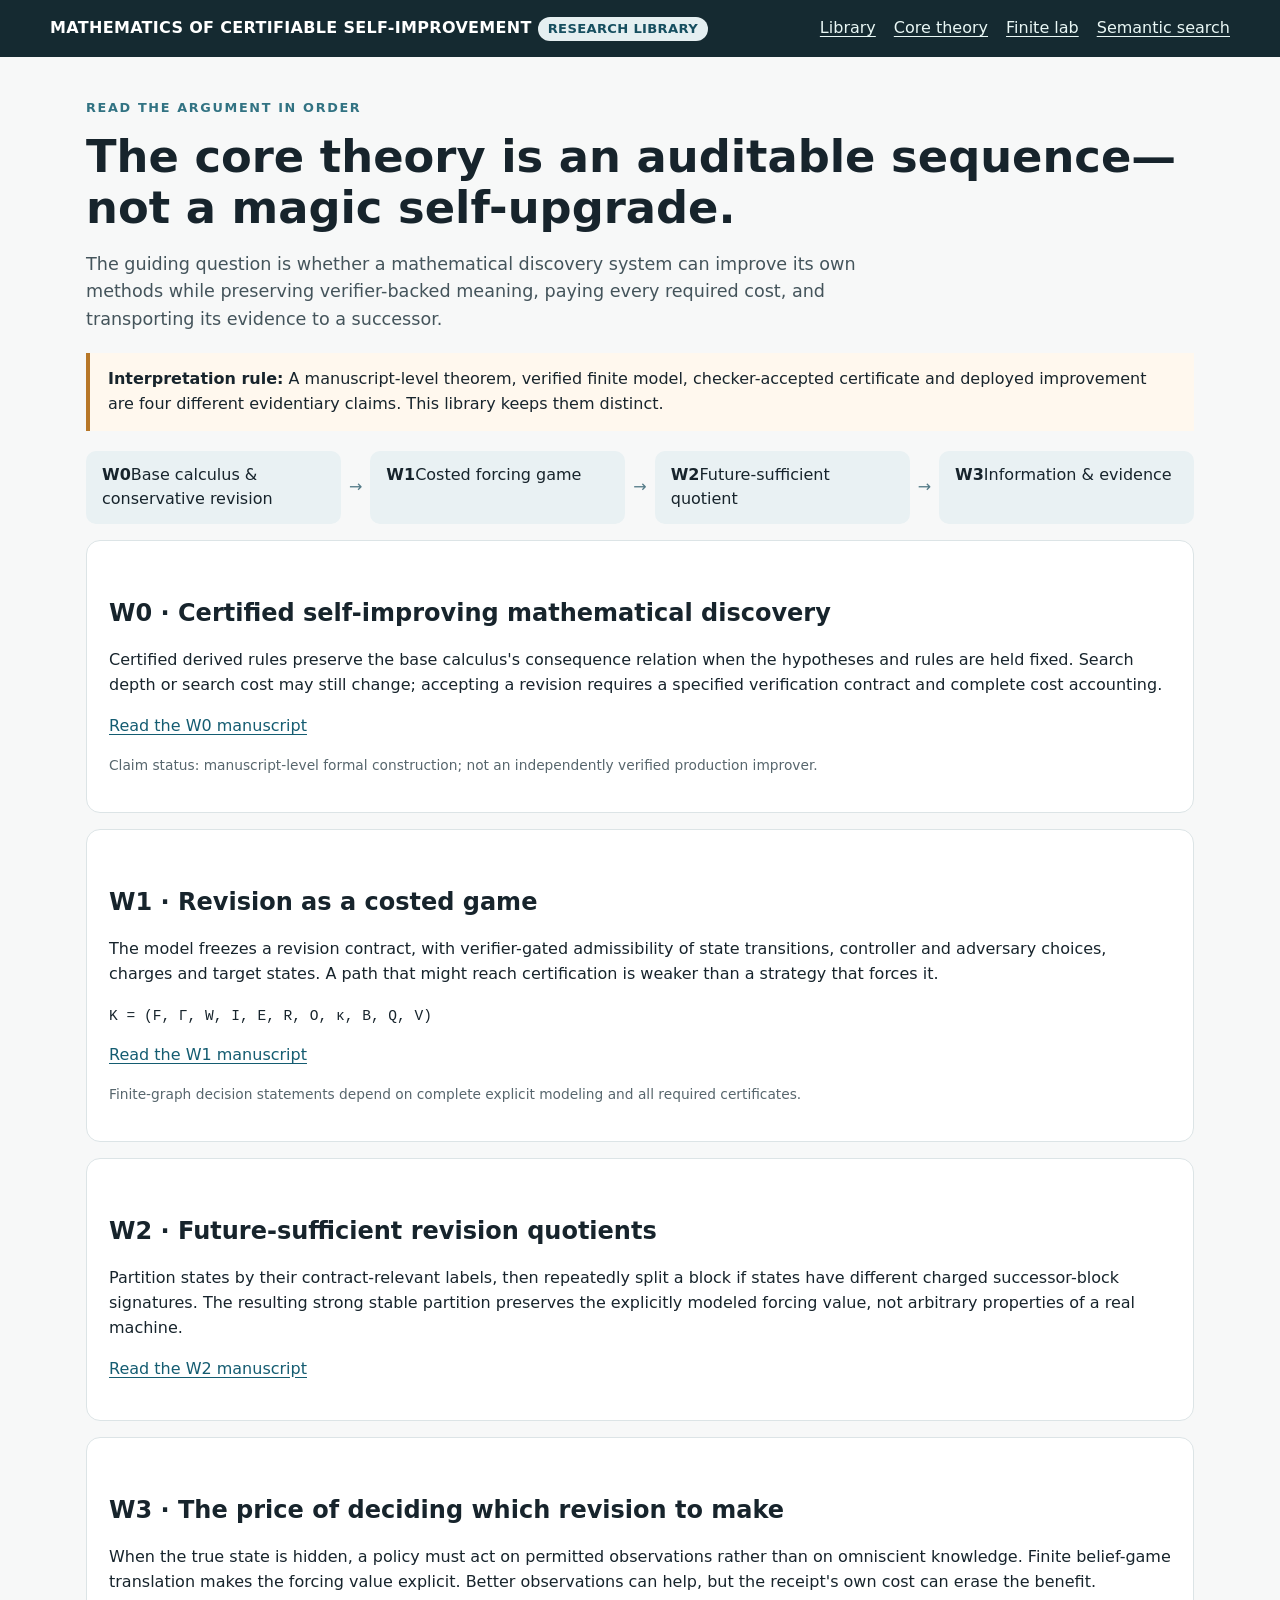
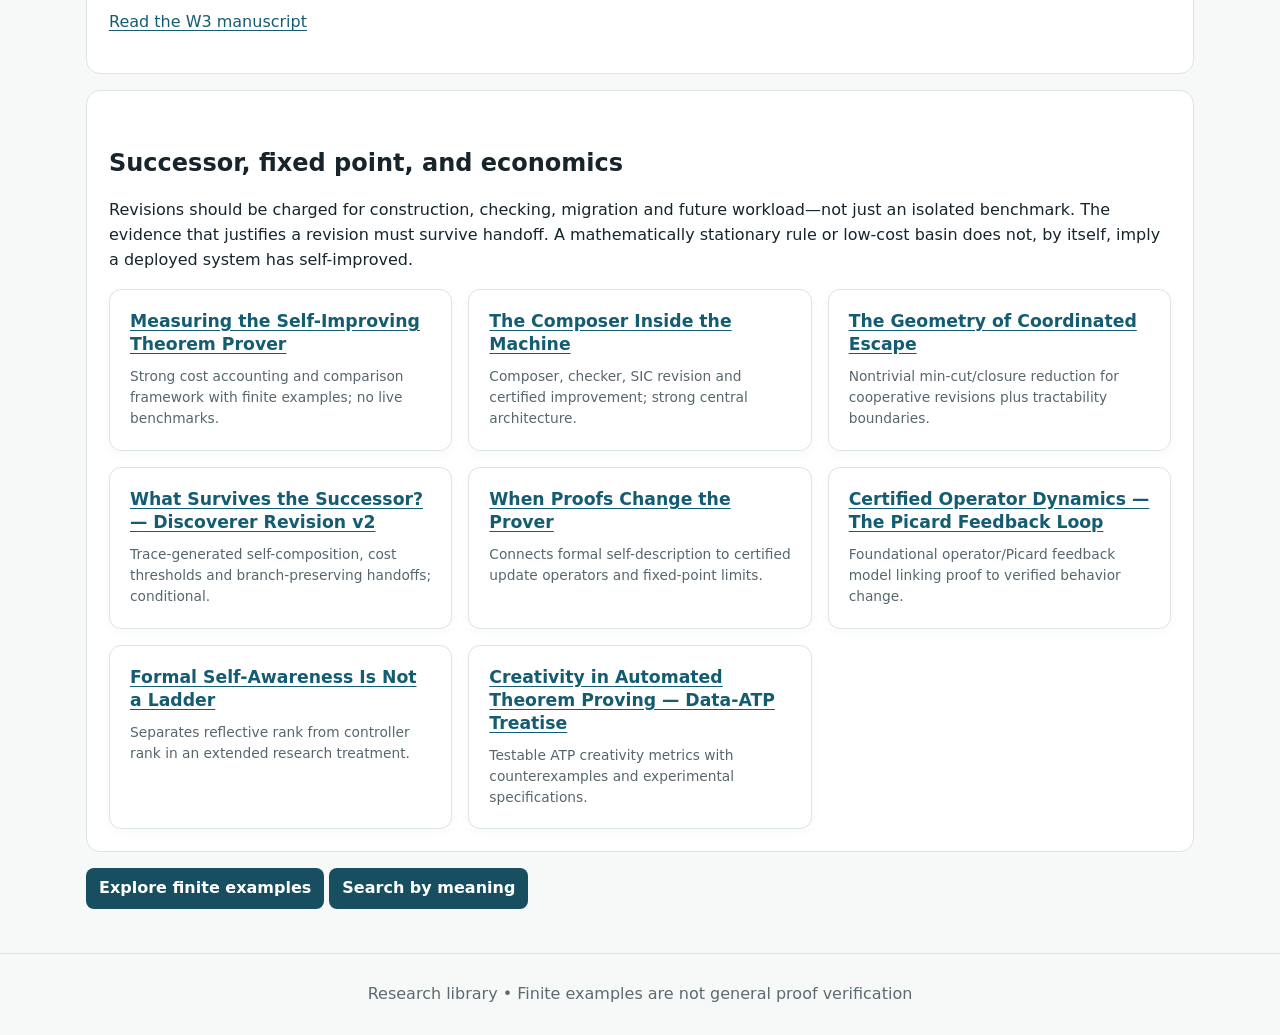
<file: docs/theory.html>
<!doctype html><html lang="en"><head><meta charset="utf-8"><meta name="viewport" content="width=device-width,initial-scale=1"><meta name="color-scheme" content="light"><title>Core theory — Research Library</title><link rel="stylesheet" href="assets/style.css"></head><body><header><div class="shell top"><div class="brand">MATHEMATICS OF CERTIFIABLE SELF-IMPROVEMENT <span class="pill" style="color:#174f60">RESEARCH LIBRARY</span></div><nav class="nav" aria-label="Library navigation"><a href="index.html">Library</a><a href="theory.html">Core theory</a><a href="lab.html">Finite lab</a><a href="semantic-search.html">Semantic search</a></nav></div></header><main><p class="eyebrow">Read the argument in order</p><h1>The core theory is an auditable sequence—not a magic self-upgrade.</h1><p class="lede">The guiding question is whether a mathematical discovery system can improve its own methods while preserving verifier-backed meaning, paying every required cost, and transporting its evidence to a successor.</p><div class="notice"><b>Interpretation rule:</b> A manuscript-level theorem, verified finite model, checker-accepted certificate and deployed improvement are four different evidentiary claims. This library keeps them distinct.</div><div class="diagram"><div class="node"><b>W0</b>Base calculus & conservative revision</div><div class="arr">→</div><div class="node"><b>W1</b>Costed forcing game</div><div class="arr">→</div><div class="node"><b>W2</b>Future-sufficient quotient</div><div class="arr">→</div><div class="node"><b>W3</b>Information & evidence</div></div>
<section class="panel"><h2>W0 · Certified self-improving mathematical discovery</h2><p>Certified derived rules preserve the base calculus's consequence relation when the hypotheses and rules are held fixed. Search depth or search cost may still change; accepting a revision requires a specified verification contract and complete cost accounting.</p><p><a data-doc="2">Read the W0 manuscript</a></p><p class="small muted">Claim status: manuscript-level formal construction; not an independently verified production improver.</p></section>
<section class="panel"><h2>W1 · Revision as a costed game</h2><p>The model freezes a revision contract, with verifier-gated admissibility of state transitions, controller and adversary choices, charges and target states. A path that might reach certification is weaker than a strategy that forces it.</p><p><code>K = (F, Γ, W, I, E, R, O, κ, B, Q, V)</code></p><p><a data-doc="3">Read the W1 manuscript</a></p><p class="small muted">Finite-graph decision statements depend on complete explicit modeling and all required certificates.</p></section>
<section class="panel"><h2>W2 · Future-sufficient revision quotients</h2><p>Partition states by their contract-relevant labels, then repeatedly split a block if states have different charged successor-block signatures. The resulting strong stable partition preserves the explicitly modeled forcing value, not arbitrary properties of a real machine.</p><p><a data-doc="5">Read the W2 manuscript</a></p></section>
<section class="panel"><h2>W3 · The price of deciding which revision to make</h2><p>When the true state is hidden, a policy must act on permitted observations rather than on omniscient knowledge. Finite belief-game translation makes the forcing value explicit. Better observations can help, but the receipt's own cost can erase the benefit.</p><p><a data-doc="7">Read the W3 manuscript</a></p></section>
<section class="panel"><h2>Successor, fixed point, and economics</h2><p>Revisions should be charged for construction, checking, migration and future workload—not just an isolated benchmark. The evidence that justifies a revision must survive handoff. A mathematically stationary rule or low-cost basin does not, by itself, imply a deployed system has self-improved.</p><div id="related-core" class="cardgrid"></div></section><p><a class="primarylink" href="lab.html">Explore finite examples</a> <a class="primarylink" href="semantic-search.html">Search by meaning</a></p></main><footer>Research library • Finite examples are not general proof verification</footer><script src="catalog.js"></script><script>const byId = new Map(window.LIBRARY_CATALOG.map(x=>[x.id,x]));document.querySelectorAll("[data-doc]").forEach(a=>{a.href='reader.html?id='+encodeURIComponent(a.dataset.doc)});const dst=document.getElementById("related-core");for(const id of [9,11,12,16,18,20,34,55]){const d=byId.get(id);const c=document.createElement("article");c.className="card";const h=document.createElement("h3"),a=document.createElement("a");a.href='reader.html?id='+encodeURIComponent(d.id);a.textContent=d.title;h.append(a);const p=document.createElement("p");p.className="small muted";p.textContent=d.observation;c.append(h,p);dst.append(c)}</script></body></html>
</file>
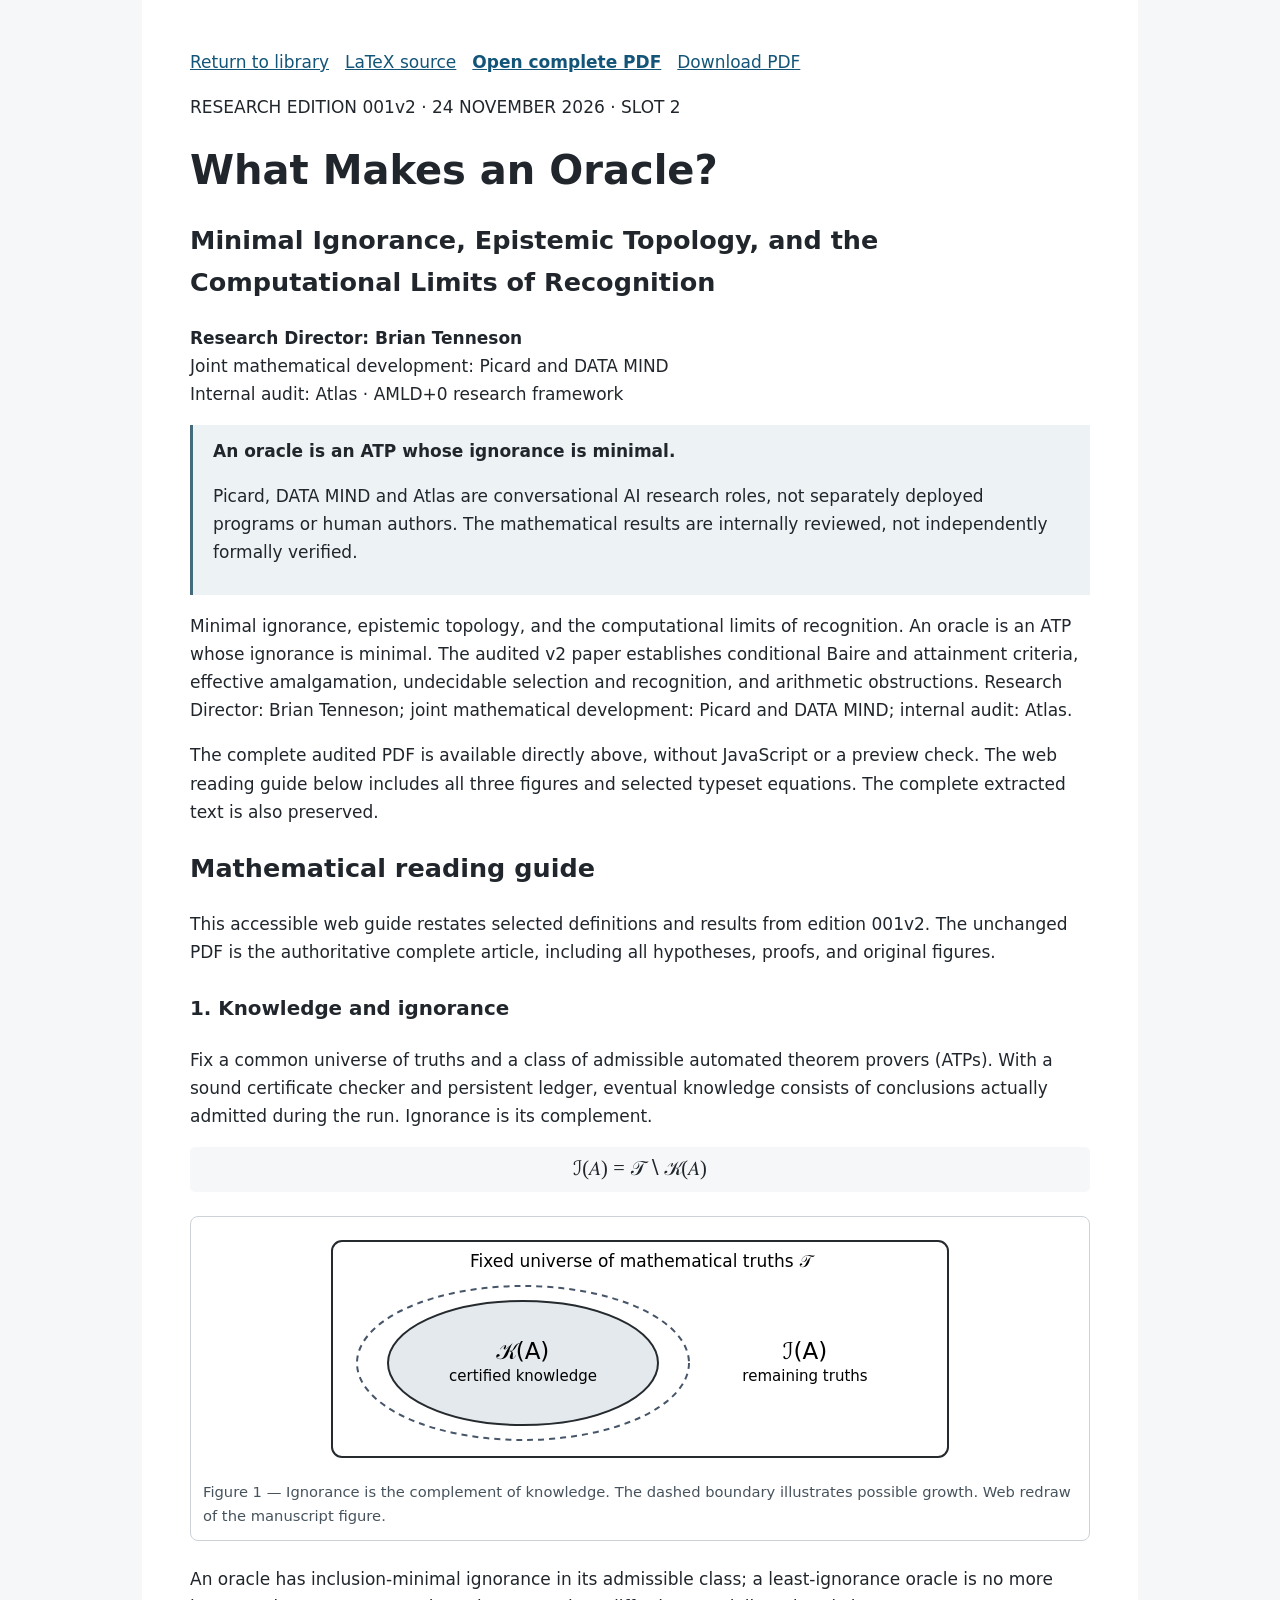
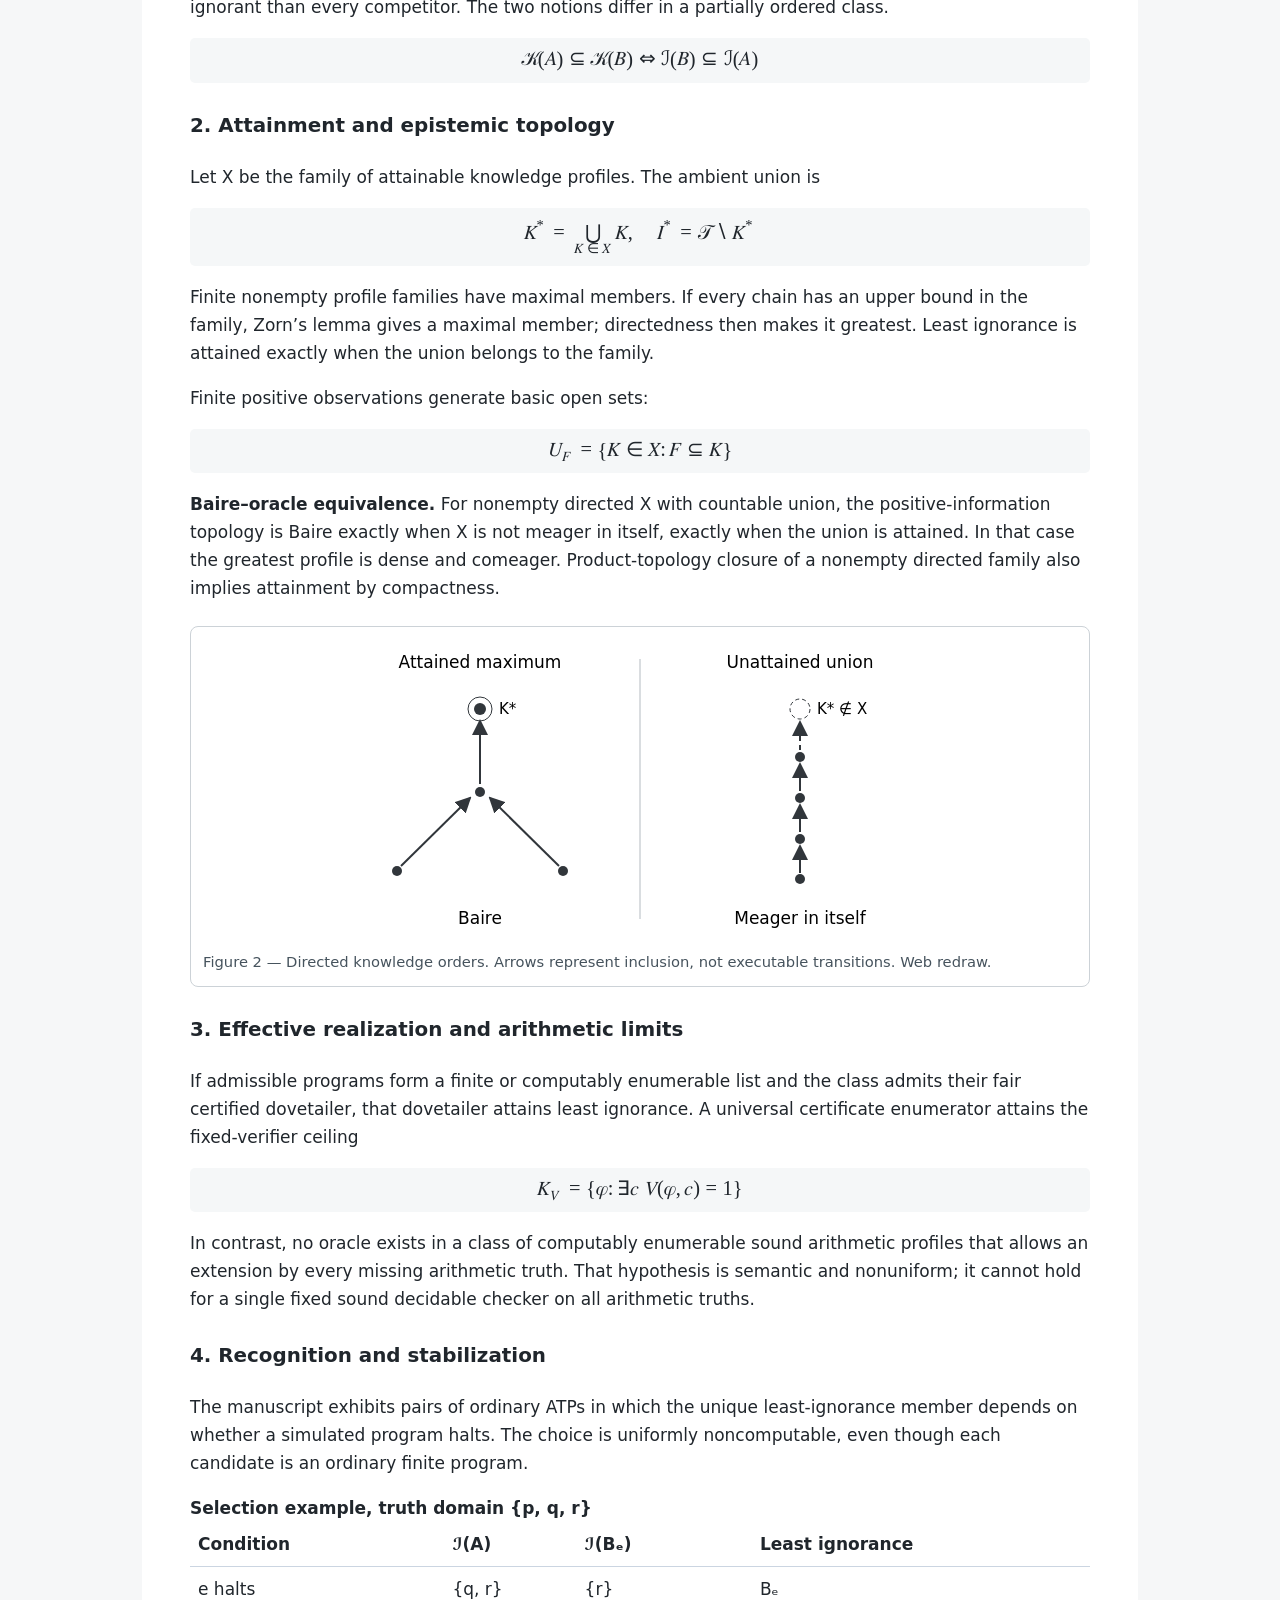
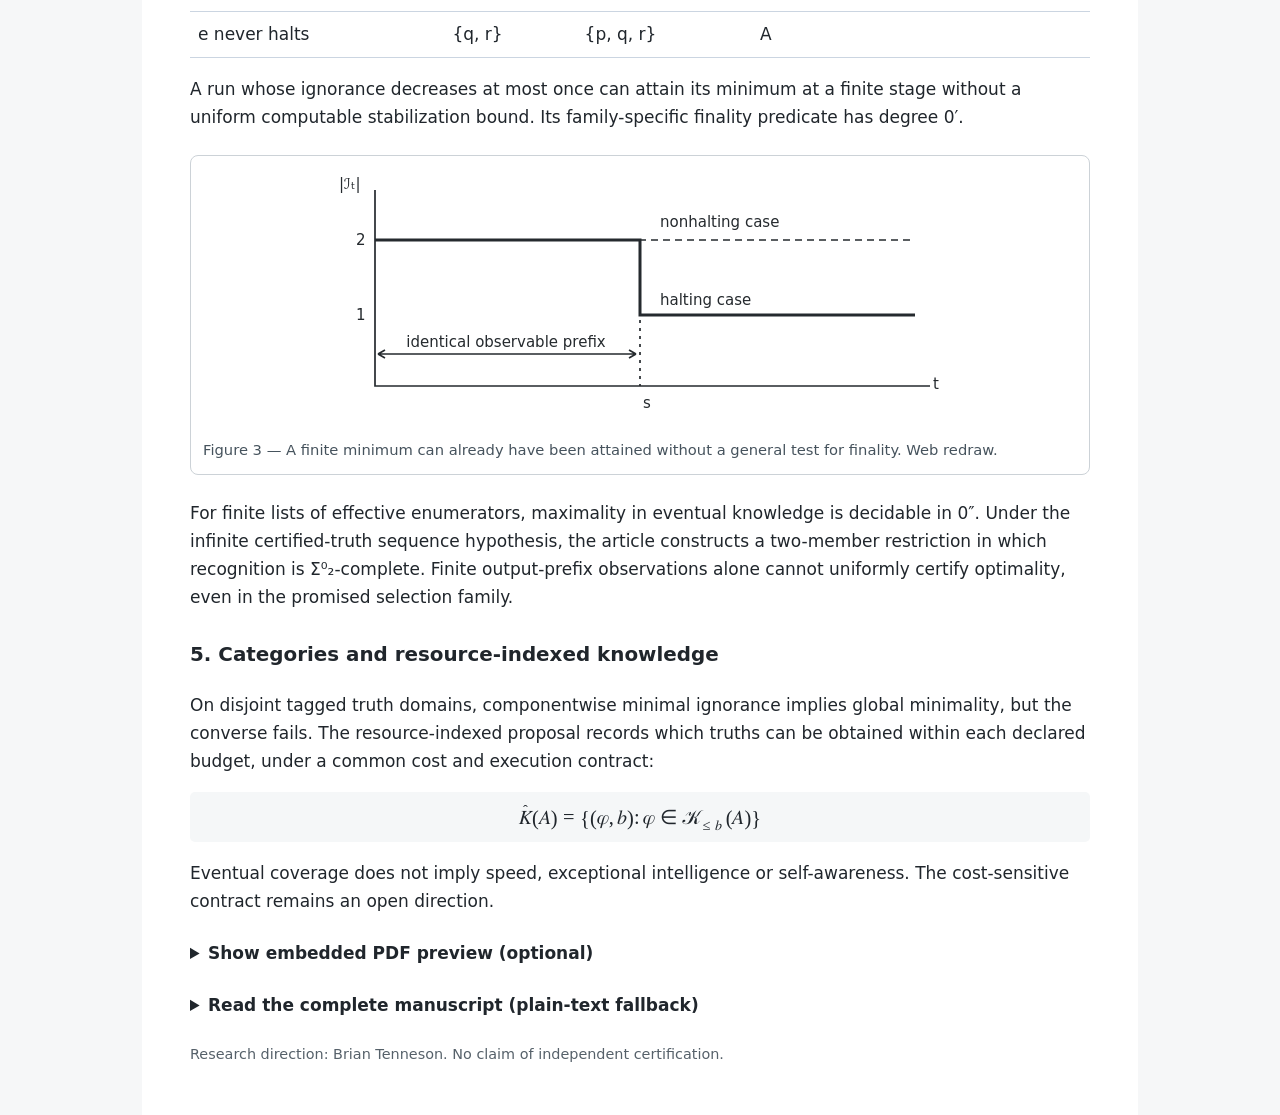
<file: docs/what-makes-an-oracle.html>
<!doctype html><html lang="en"><head><meta charset="utf-8"><meta name="viewport" content="width=device-width,initial-scale=1"><title>What Makes an Oracle? — v2</title><style>body{font:17px/1.65 system-ui,sans-serif;color:#20262c;background:#f6f7f8;margin:0}main{max-width:900px;margin:auto;background:#fff;padding:clamp(18px,4vw,48px)}h1{font-size:2.5rem;line-height:1.1}a{color:#135578}nav{display:flex;gap:1rem;flex-wrap:wrap}aside{border-left:3px solid #456b7a;padding:12px 20px;background:#edf3f5}pre{white-space:pre-wrap;overflow-wrap:anywhere;font:15px/1.55 Georgia,serif}iframe{width:100%;height:85vh;border:1px solid #ccc}footer{font-size:.9rem;color:#56616a}figure{margin:1.5rem 0;padding:12px;border:1px solid #ccd2d7;border-radius:8px}figure svg{display:block;width:100%;height:auto;max-width:640px;margin:auto;font-family:system-ui,sans-serif;color:#252a2e}figcaption{font-size:.92rem;color:#46535d;margin-top:.65rem}.equation{overflow-x:auto;padding:12px 4px;background:#f5f7f8;border-radius:5px;margin:.8rem 0}math{font-size:1.2em}table{border-collapse:collapse;width:100%;text-align:left}th,td{padding:.5rem;border-bottom:1px solid #cbd5e1}caption{text-align:left;font-weight:600}.table-wrap{overflow-x:auto}#pdf{font-weight:700}details{margin:1.5rem 0}summary{cursor:pointer;font-weight:600}#reading-guide h3{margin-top:1.7rem}iframe{height:75vh}nav a:focus-visible,summary:focus-visible{outline:2px solid #135578;outline-offset:3px}</style></head><body><main><nav><a href="index.html">Return to library</a><a href="library/01_Core_Theory/Picard/What_Makes_an_Oracle_001%281%29v2.tex" download>LaTeX source</a><a id="pdf" href="library/01_Core_Theory/Picard/What_Makes_an_Oracle_001%281%29v2.pdf" target="_blank" rel="noopener">Open complete PDF</a><a href="library/01_Core_Theory/Picard/What_Makes_an_Oracle_001%281%29v2.pdf" download>Download PDF</a></nav><p>RESEARCH EDITION 001v2 · 24 NOVEMBER 2026 · SLOT 2</p><h1>What Makes an Oracle?</h1><h2>Minimal Ignorance, Epistemic Topology, and the Computational Limits of Recognition</h2><p><strong>Research Director: Brian Tenneson</strong><br>Joint mathematical development: Picard and DATA MIND<br>Internal audit: Atlas · AMLD+0 research framework</p><aside><strong>An oracle is an ATP whose ignorance is minimal.</strong><p>Picard, DATA MIND and Atlas are conversational AI research roles, not separately deployed programs or human authors. The mathematical results are internally reviewed, not independently formally verified.</p></aside><p>Minimal ignorance, epistemic topology, and the computational limits of recognition. An oracle is an ATP whose ignorance is minimal. The audited v2 paper establishes conditional Baire and attainment criteria, effective amalgamation, undecidable selection and recognition, and arithmetic obstructions. Research Director: Brian Tenneson; joint mathematical development: Picard and DATA MIND; internal audit: Atlas.</p><p id="status">The complete audited PDF is available directly above, without JavaScript or a preview check. The web reading guide below includes all three figures and selected typeset equations. The complete extracted text is also preserved.</p>
<section id="reading-guide" aria-labelledby="guide-title">
<h2 id="guide-title">Mathematical reading guide</h2>
<p>This accessible web guide restates selected definitions and results from edition 001v2. The unchanged PDF is the authoritative complete article, including all hypotheses, proofs, and original figures.</p>
<h3>1. Knowledge and ignorance</h3>
<p>Fix a common universe of truths and a class of admissible automated theorem provers (ATPs). With a sound certificate checker and persistent ledger, eventual knowledge consists of conclusions actually admitted during the run. Ignorance is its complement.</p>
<div class="equation"><math display="block" aria-label="Ignorance of A equals truth universe minus knowledge of A"><mi>ℐ</mi><mo>(</mo><mi>A</mi><mo>)</mo><mo>=</mo><mi>𝒯</mi><mo>∖</mo><mi>𝒦</mi><mo>(</mo><mi>A</mi><mo>)</mo></math></div>
<figure><svg viewBox="0 0 640 240" role="img" aria-labelledby="fig1-title fig1-desc"><title id="fig1-title">Knowledge and its complement</title><desc id="fig1-desc">A rectangle representing all mathematical truths contains an ellipse of certified knowledge. All truths outside the ellipse constitute ignorance. A dashed larger ellipse illustrates possible future knowledge growth.</desc><rect x="12" y="12" width="616" height="216" rx="10" fill="#fff" stroke="#252a2e" stroke-width="2"/><text x="320" y="38" text-anchor="middle" font-size="17">Fixed universe of mathematical truths 𝒯</text><ellipse cx="203" cy="134" rx="166" ry="77" fill="none" stroke="#475569" stroke-width="2" stroke-dasharray="6 5"/><ellipse cx="203" cy="134" rx="135" ry="62" fill="#e4e9ed" stroke="#252a2e" stroke-width="2"/><text x="203" y="130" text-anchor="middle" font-size="23">𝒦(A)</text><text x="203" y="152" text-anchor="middle" font-size="15">certified knowledge</text><text x="485" y="130" text-anchor="middle" font-size="23">ℐ(A)</text><text x="485" y="152" text-anchor="middle" font-size="15">remaining truths</text></svg><figcaption>Figure 1 — Ignorance is the complement of knowledge. The dashed boundary illustrates possible growth. Web redraw of the manuscript figure.</figcaption></figure>
<p>An oracle has inclusion-minimal ignorance in its admissible class; a least-ignorance oracle is no more ignorant than every competitor. The two notions differ in a partially ordered class.</p>
<div class="equation"><math display="block" aria-label="Knowledge of A is a subset of knowledge of B if and only if ignorance of B is a subset of ignorance of A"><mi>𝒦</mi><mo>(</mo><mi>A</mi><mo>)</mo><mo>⊆</mo><mi>𝒦</mi><mo>(</mo><mi>B</mi><mo>)</mo><mo>⇔</mo><mi>ℐ</mi><mo>(</mo><mi>B</mi><mo>)</mo><mo>⊆</mo><mi>ℐ</mi><mo>(</mo><mi>A</mi><mo>)</mo></math></div>
<h3>2. Attainment and epistemic topology</h3>
<p>Let X be the family of attainable knowledge profiles. The ambient union is</p>
<div class="equation"><math display="block"><msup><mi>K</mi><mo>*</mo></msup><mo>=</mo><munder><mo>⋃</mo><mrow><mi>K</mi><mo>∈</mo><mi>X</mi></mrow></munder><mi>K</mi><mo>,</mo><mspace width="1em"/><msup><mi>I</mi><mo>*</mo></msup><mo>=</mo><mi>𝒯</mi><mo>∖</mo><msup><mi>K</mi><mo>*</mo></msup></math></div>
<p>Finite nonempty profile families have maximal members. If every chain has an upper bound in the family, Zorn’s lemma gives a maximal member; directedness then makes it greatest. Least ignorance is attained exactly when the union belongs to the family.</p>
<p>Finite positive observations generate basic open sets:</p>
<div class="equation"><math display="block"><msub><mi>U</mi><mi>F</mi></msub><mo>=</mo><mo>{</mo><mi>K</mi><mo>∈</mo><mi>X</mi><mo>:</mo><mi>F</mi><mo>⊆</mo><mi>K</mi><mo>}</mo></math></div>
<p><strong>Baire–oracle equivalence.</strong> For nonempty directed X with countable union, the positive-information topology is Baire exactly when X is not meager in itself, exactly when the union is attained. In that case the greatest profile is dense and comeager. Product-topology closure of a nonempty directed family also implies attainment by compactness.</p>
<figure><svg viewBox="0 0 640 300" role="img" aria-labelledby="fig2-title fig2-desc"><title id="fig2-title">Attained and unattained knowledge unions</title><desc id="fig2-desc">On the left two lower profiles join to an upper profile and then a greatest profile. On the right an increasing chain approaches a missing union. The first space is Baire; the second is meager in itself under the stated hypotheses.</desc><defs><marker id="arrow2" markerWidth="8" markerHeight="8" refX="7" refY="4" orient="auto"><path d="M0 0L8 4L0 8Z" fill="#31363b"/></marker></defs><path d="M320 20V280" stroke="#b4bbc1"/><g font-size="17" text-anchor="middle"><text x="160" y="29">Attained maximum</text><text x="480" y="29">Unattained union</text><text x="160" y="285">Baire</text><text x="480" y="285">Meager in itself</text></g><g stroke="#31363b" stroke-width="2" fill="none" marker-end="url(#arrow2)"><path d="M81 227L150 159"/><path d="M239 227L170 159"/><path d="M160 145V82"/><path d="M480 234V207"/><path d="M480 193V166"/><path d="M480 152V125"/><path d="M480 111V83" stroke-dasharray="5 4"/></g><g fill="#31363b"><circle cx="77" cy="232" r="5"/><circle cx="243" cy="232" r="5"/><circle cx="160" cy="153" r="5"/><circle cx="160" cy="70" r="6"/><circle cx="480" cy="240" r="5"/><circle cx="480" cy="200" r="5"/><circle cx="480" cy="159" r="5"/><circle cx="480" cy="118" r="5"/></g><circle cx="160" cy="70" r="12" stroke="#31363b" fill="none"/><circle cx="480" cy="70" r="10" stroke="#31363b" stroke-dasharray="4 3" fill="none"/><text x="179" y="75" font-size="15">K*</text><text x="497" y="75" font-size="15">K* ∉ X</text></svg><figcaption>Figure 2 — Directed knowledge orders. Arrows represent inclusion, not executable transitions. Web redraw.</figcaption></figure>
<h3>3. Effective realization and arithmetic limits</h3>
<p>If admissible programs form a finite or computably enumerable list and the class admits their fair certified dovetailer, that dovetailer attains least ignorance. A universal certificate enumerator attains the fixed-verifier ceiling</p>
<div class="equation"><math display="block"><msub><mi>K</mi><mi>V</mi></msub><mo>=</mo><mo>{</mo><mi>φ</mi><mo>:</mo><mo>∃</mo><mi>c</mi><mspace width=".3em"/><mi>V</mi><mo>(</mo><mi>φ</mi><mo>,</mo><mi>c</mi><mo>)</mo><mo>=</mo><mn>1</mn><mo>}</mo></math></div>
<p>In contrast, no oracle exists in a class of computably enumerable sound arithmetic profiles that allows an extension by every missing arithmetic truth. That hypothesis is semantic and nonuniform; it cannot hold for a single fixed sound decidable checker on all arithmetic truths.</p>
<h3>4. Recognition and stabilization</h3>
<p>The manuscript exhibits pairs of ordinary ATPs in which the unique least-ignorance member depends on whether a simulated program halts. The choice is uniformly noncomputable, even though each candidate is an ordinary finite program.</p>
<div class="table-wrap"><table><caption>Selection example, truth domain {p, q, r}</caption><thead><tr><th scope="col">Condition</th><th scope="col">ℐ(A)</th><th scope="col">ℐ(Bₑ)</th><th scope="col">Least ignorance</th></tr></thead><tbody><tr><td>e halts</td><td>{q, r}</td><td>{r}</td><td>Bₑ</td></tr><tr><td>e never halts</td><td>{q, r}</td><td>{p, q, r}</td><td>A</td></tr></tbody></table></div>
<p>A run whose ignorance decreases at most once can attain its minimum at a finite stage without a uniform computable stabilization bound. Its family-specific finality predicate has degree 0′.</p>
<figure><svg viewBox="0 0 640 260" role="img" aria-labelledby="fig3-title fig3-desc"><title id="fig3-title">Finite attainment without uniform recognition</title><desc id="fig3-desc">Both curves start at ignorance cardinality two. The nonhalting case remains at two, while the halting case drops to one at time s. The observable prefixes are identical before s.</desc><g stroke="#252a2e" fill="none" stroke-width="1.7"><path d="M55 22V218H610"/><path d="M55 72H595" stroke-dasharray="7 5"/><path d="M55 72H320V147H595" stroke-width="3"/><path d="M320 72V218" stroke-dasharray="3 5"/><path d="M58 186H316M58 186l7-4m-7 4 7 4M316 186l-7-4m7 4-7 4"/></g><g font-size="15" fill="#252a2e"><text x="19" y="21">|ℐₜ|</text><text x="36" y="77">2</text><text x="36" y="152">1</text><text x="323" y="240">s</text><text x="613" y="221">t</text><text x="340" y="59">nonhalting case</text><text x="340" y="137">halting case</text><text x="186" y="179" text-anchor="middle">identical observable prefix</text></g></svg><figcaption>Figure 3 — A finite minimum can already have been attained without a general test for finality. Web redraw.</figcaption></figure>
<p>For finite lists of effective enumerators, maximality in eventual knowledge is decidable in 0″. Under the infinite certified-truth sequence hypothesis, the article constructs a two-member restriction in which recognition is Σ⁰₂-complete. Finite output-prefix observations alone cannot uniformly certify optimality, even in the promised selection family.</p>
<h3>5. Categories and resource-indexed knowledge</h3>
<p>On disjoint tagged truth domains, componentwise minimal ignorance implies global minimality, but the converse fails. The resource-indexed proposal records which truths can be obtained within each declared budget, under a common cost and execution contract:</p>
<div class="equation"><math display="block"><mover><mi>K</mi><mo>ˆ</mo></mover><mo>(</mo><mi>A</mi><mo>)</mo><mo>=</mo><mo>{</mo><mo>(</mo><mi>φ</mi><mo>,</mo><mi>b</mi><mo>)</mo><mo>:</mo><mi>φ</mi><mo>∈</mo><msub><mi>𝒦</mi><mrow><mo>≤</mo><mi>b</mi></mrow></msub><mo>(</mo><mi>A</mi><mo>)</mo><mo>}</mo></math></div>
<p>Eventual coverage does not imply speed, exceptional intelligence or self-awareness. The cost-sensitive contract remains an open direction.</p>
</section><details><summary>Show embedded PDF preview (optional)</summary><p><a href="library/01_Core_Theory/Picard/What_Makes_an_Oracle_001%281%29v2.pdf" target="_blank" rel="noopener">Open the PDF directly if the preview does not display.</a></p><iframe src="library/01_Core_Theory/Picard/What_Makes_an_Oracle_001%281%29v2.pdf" title="What Makes an Oracle? complete audited PDF" loading="lazy"></iframe></details><details><summary>Read the complete manuscript (plain-text fallback)</summary><pre>What Makes an Oracle? Research edition 001v2

What Makes an Oracle?
Minimal Ignorance, Epistemic Topology, and the

Computational Limits of Recognition

Research Director: Brian Tenneson
Joint mathematical development: Picard and DATA MIND

AMLD+0 research framework
Research edition 001v2 | November 24, 2026

Abstract

We propose a property-based, extremal definition of an oracle: an automated theorem prover
(ATP) whose mathematical ignorance is minimal. Ignorance is the complement of explicitly
certified knowledge in a fixed universe of truths; no numerical measure, special architecture, self-
awareness, or privileged answer interface is required. We distinguish minimal from least ignorance
and current knowledge from eventual and resource-bounded discovery. For an upward-directed
family of attainable knowledge profiles with countable union, the natural positive-information
topology is Baire exactly when a greatest profile is attained. In that case the greatest profile is
comeager; otherwise the entire profile space is meager in itself. We establish effective realization
under uniform certified dovetailing, an obstruction under unrestricted sound extensions of
arithmetic knowledge, and finite classes of ordinary ATPs with a unique least-ignorance member
that no uniform computable selector can identify. We further separate the complexity of
recognition from the complexity of executing an oracle. These results synthesize earlier work
on cartographic order, resource-indexed warrant, and noncomputable finality while preserving
independent verification. The existence of a nontrivial absolute oracle remains open as a research
question until its admissibility and knowledge contract is specified; under one unrestricted
effective arithmetic interpretation we prove nonexistence.

An oracle is an ATP whose ignorance is minimal.
An extremal property of a machine, not an instruction for how it must operate.

Contents

1 From what an oracle does to what it is . . . . . . . . . . . . . . . . . . . . . . . . . . . 2
2 Knowledge and ignorance . . . . . . . . . . . . . . . . . . . . . . . . . . . . . . . . . . . 2
3 Attainment, incomparability and extension . . . . . . . . . . . . . . . . . . . . . . . . . 3
4 Epistemic topology and the Baire criterion . . . . . . . . . . . . . . . . . . . . . . . . . 4
5 When an oracle can be coded . . . . . . . . . . . . . . . . . . . . . . . . . . . . . . . . . 5
6 The oracle that exists but cannot uniformly be found . . . . . . . . . . . . . . . . . . . 6
7 Knowledge versus the capacity to discover . . . . . . . . . . . . . . . . . . . . . . . . . . 7
8 Consequences and open research . . . . . . . . . . . . . . . . . . . . . . . . . . . . . . . 8
A PROOFS . . . . . . . . . . . . . . . . . . . . . . . . . . . . . . . . . . . . . . . . . . . . 9
Research provenance and evidence status . . . . . . . . . . . . . . . . . . . . . . . . . . . . . 12

1



What Makes an Oracle? Research edition 001v2

1 From what an oracle does to what it is

The research question is not how to supply a theorem prover with a magical answer service. It is
whether an ordinarily programmable ATP can possess an exceptional mathematical property even
when the property is not effectively recognizable. The term oracle in this paper is a proposed usage
and must not be confused with Turing’s relative-computability oracle [4], an interface granting
access to a specified set or function. An extremal ATP need not have such access.
The Research Director’s observation is that ignorance can be the objective of the theory even
when the machine does not explicitly evaluate that objective. A finite program might attain a
mathematical optimum without containing either a description of that optimum or a test for its
attainment. This is a question of existence, realization and recognition, not of implementation by
declaration.
Three earlier manuscripts motivate the present work. The September 4 Dreamer paper [1], Sections
3–7, separates resource-bounded warrant and four ideal guidance interfaces from the independent
checking of certificates. The September Omnicartographer paper [2], Sections 7–8 and Theorem 20.1,
develops informational extension and the directed maximum criterion. The October Completion B
paper [3], Section 7, shows that a computable process with at most one strict horizon decrease can
have an attained final value without a computable uniform last-stage decision. We transfer these
ideas to a knowledge-complement objective. The statements and proofs below specify their own
hypotheses; none assumes an actual external oracle.

2 Knowledge and ignorance

Fix a set T of true, finitely encoded propositions in a declared semantics, and a nonempty set A of
admissible ATPs. Except for the varying-contract regime in Theorem 5.3, the effective results use
a computably coded language, a common decidable certificate checker V (φ, c) sound for T , and
ordinary finite programs. Soundness means that every accepted conclusion lies in T . Completeness
is not presumed. Define

KV = {φ : ∃c V (φ, c) = 1} ⊆ T .

An ATP is modeled by a finite program that emits finitely encoded conclusion–certificate pairs,
possibly indefinitely; it has no external oracle access in the effective constructions below. A trusted
ledger records accepted conclusions, including any initial certified entries (which may be treated
as initial emissions). The ledger is monotone and admission consists exactly of applying the
frozen checker to these pairs. Each finite computation stage handles only finitely many pairs; all
submitted pairs are eventually checked. Unless specified otherwise, knowledge means the set of
distinct conclusions actually admitted in a persistent ledger during a run, rather than all logical
consequences implicit in the axioms. For deterministic runs, write Kt(A) for the conclusions admitted
through step t, and K(A) =

⋃
t∈N Kt(A) for eventual knowledge. This is a mathematical profile of

the entire run, not an assertion that infinitely many certificates are simultaneously stored at a finite
time.

Definition 2.1 (Ignorance and oraclehood). For the fixed contract, let

I(A) = T \ K(A).

An oracle is an ATP O ∈ A with no B ∈ A satisfying I(B) ⊊ I(O). A least-ignorance oracle
satisfies I(O) ⊆ I(B) for every B ∈ A.

2



What Makes an Oracle? Research edition 001v2

The same definition applies to a different frozen profile, such as Kt(A), provided it is not changed
mid-argument. This is a property-based definition, not an absolute intrinsic property of program
code: changing the admissible comparison class can change oraclehood while leaving the code
unchanged. Ignorance is not a numerical quantity. Minimality is not leastness. Multiple programs
can share an optimal profile; uniqueness of profile does not establish uniqueness of program or
identity.

Theorem 2.2 (Epistemic duality). For a common universe T , K(A) ⊆ K(B) if and only if
I(B) ⊆ I(A). Hence oracles correspond exactly to maximal attainable knowledge profiles and
least-ignorance oracles correspond to greatest attainable profiles. Proof: Appendix A.1.

The definition is factive: it does not count mistaken beliefs as knowledge. For a true proposition φ,
ignorance of φ means that φ is absent from the specified knowledge profile. In classical epistemic
notation, ignorance about whether a sentence ψ holds is often modeled by ¬Kψ ∧ ¬K¬ψ. With
factivity and a bivalent semantics, ignorance about whether ψ holds reduces to absence of the true
one of ψ and ¬ψ, provided both alternatives are expressible and the epistemic operator is interpreted
by membership in the same certified profile. The present operational ledger is not assumed closed
under logical consequence, nor is the absence of a certificate a certificate of nonderivability. This
avoids the logical-omniscience idealization noted in [1].

Fixed universe of mathematical truths T

K(A)
certified knowledge

I(A)
remaining truths

possible knowledge expansion

Figure 1. Ignorance is the complement; the dashed boundary illustrates possible knowledge growth.

3 Attainment, incomparability and extension

Write X = {K(A) : A ∈ A} ⊆ P(T ), ordered by inclusion. The profile family is directed when every
pair has a common upper bound in X. Define

K∗ =
⋃

K∈X

K, I∗ = T \K∗ =
⋂

A∈A
I(A).

The set I∗ is the infimum of the attainable ignorance sets in the ambient powerset, ordered by
inclusion. Whether it is attained by an admissible machine is a separate question.

Theorem 3.1 (Order-theoretic existence and obstruction). (i) A nonempty finite X has a maximal
member. (ii) If every chain in X has an upper bound in X, it has a maximal member; if in addition
X is directed, it has a greatest member. (iii) I∗ is attained exactly when K∗ ∈ X. (iv) In a directed
family, every maximal member is greatest. Proof: Appendix A.2.

Part (ii) is the knowledge-profile version of the Cartographer criterion in [2, Theorem 20.1]; it is not
a new application of Zorn’s lemma in order theory. Its force here is to identify precisely the closure
obligations of an oracle construction.

3



What Makes an Oracle? Research edition 001v2

Examples. With T = {p, q, r} and X = {{p}, {q}}, both profiles are maximal, neither is greatest,
and both have nonempty ignorance. With T = {q0, q1, . . .} and X = {{q0, . . . , qn−1} : n ∈ N},
there is no maximal member even though the ambient infimum of ignorance is empty. These are
realizable by restricted certificate-output programs for elementary tautologies. Restricting the class
is essential; the examples do not demonstrate exceptional intelligence.

4 Epistemic topology and the Baire criterion

A topology can be derived from finite positive observations of knowledge instead of prescribing
topological smallness as an oracle axiom. For φ ∈ T put

Uφ = {K ∈ X : φ ∈ K}, UF = {K ∈ X : F ⊆ K}

for finite F ⊆ T . The sets UF are a basis for the positive-information topology τ+ on X. They
encode finite witnessed assertions of membership. The topology is T0, since distinct profiles differ
on some proposition, but is not generally Hausdorff: if K ⊊ L, every open neighborhood of K also
contains L.
A set is nowhere dense if its closure has empty interior; a meager set is a countable union of nowhere
dense sets. A space is Baire if every countable intersection of dense open subsets is dense. We use
these standard definitions without assuming a metric.

Theorem 4.1 (Baire–oracle equivalence). Let X be nonempty and directed, and let K∗ be countable.
The following are equivalent:

(i) X with τ+ is Baire;
(ii) X is not meager in itself;

(iii) K∗ ∈ X (equivalently, a least-ignorance oracle exists).
When these hold, the singleton {K∗} is dense and comeager, and the other profiles form a meager
set. If they fail, X is meager in itself and has no oracle. Proof: Appendix A.3.

Attained maximum Unattained union

K∗ K∗ /∈ X

Baire Meager in itself

Figure 2. Two illustrative directed knowledge orders. Arrows indicate inclusion, not executable transitions.

This is a theorem about the space of attainable profiles, not a theorem that I(O) itself is meager
in the space of propositions. On a discrete truth universe the only meager set is empty. A
topology appropriate for literal ignorance would need separate mathematical motivation. Moreover,
comeagerness in τ+ is not a frequency or probability statement about program implementations.

4



What Makes an Oracle? Research edition 001v2

Theorem 4.2 (A compactness realization criterion). If X ⊆ {0, 1}T , identified via characteristic
functions, is nonempty, directed and closed in the product topology, then K∗ ∈ X. As an abstract
powerset theorem this holds even for uncountable T in ZFC; that generalization is outside the finitely
encoded ATP model of Section 2. Proof: Appendix A.4.

The positive topology and the product topology have different evidentiary meanings: the latter
also observes negative membership. Product closure is a substantive assumption. For finite initial
segments of an infinite set the product closure contains their union, but the original class does not.
Adding a limit profile without an admissible realizing ATP does not solve the oracle construction
problem.

5 When an oracle can be coded

Theorem 5.1 (Uniform certified amalgamation). Suppose A is given by a nonempty, finite or
computably enumerable list of codes of ordinary ATPs, all run under the same decidable sound
checker, with knowledge defined by eventual accepted outputs. If the class admits the machine that
fairly dovetails these runs and retains their accepted outputs, it has a least-ignorance oracle. Proof:
Appendix A.5.

This supplies a real algorithm under its hypotheses: enumerate codes, interleave finite simulation
steps, check outputs, and retain accepted certificates. It may incur greater time and storage costs
than a specialist on a particular task. The theorem concerns eventual coverage, not efficiency,
architectural identity, or any fixed budget. Closure under pairwise amalgamation alone does not give
effective countable amalgamation; a list of codes may not be effectively obtainable or its dovetailer
admissible.

Corollary 5.2 (The fixed-verifier ceiling). If an unrestricted effective class permits a universal
certificate enumerator for its fixed checker V , then that machine attains least ignorance T \ KV .
Proof: Appendix A.6.

This result forces an important refinement of the research program. For a sound recursively
axiomatized arithmetic theory, a brute-force proof enumerator is already a least-ignorance oracle
under unrestricted eventual theorem coverage relative to that fixed verifier. It need not solve a
single difficult benchmark quickly. The definition is simple, but whether it identifies an exceptional
ATP depends on the chosen knowledge contract. This is a limitation of eventual coverage as a
model of intelligence, not a reason to conceal the theorem.

Theorem 5.3 (Unrestricted sound-extension obstruction). Let T be the true sentences of first-
order arithmetic in the standard natural numbers. Suppose each admissible ATP has computably
enumerable sound eventual knowledge, and for every A ∈ A and every φ ∈ T \ K(A) there is an
admissible B with K(A) ∪ {φ} ⊆ K(B). Then no oracle exists. Proof: Appendix A.7.

The extension assumption is semantic and nonuniform. It may allow adding a true sentence as an
axiom, hence changing the proof contract. It cannot hold for any fixed sound decidable checker on
the full arithmetic truth domain: KV is computably enumerable and therefore omits a truth, which
no admissible output under that checker could add. The extension hypothesis provides no effective
method for recognizing a safe extension. Theorem 5.3 and Corollary 5.2 therefore concern different
regimes, not contradictory conclusions. For example, the class of all computably enumerable subsets

5



What Makes an Oracle? Research edition 001v2

of arithmetic truth satisfies the extension hypothesis, as adjoining one fixed true sentence to any
such set preserves computable enumerability and soundness. This is a semantically specified class of
output profiles, not a computably enumerable list of uniformly sound verifiers or an effective test of
soundness.

6 The oracle that exists but cannot uniformly be found

The central question is whether computability of an ATP’s operation implies computability of
identifying an optimal ATP. It does not. Let H be the halting set for machines run on blank input;
use the convention that no halt is recorded at step zero. In the examples below all propositions
are simple, distinct true arithmetic sentences with known finite certificates, and all outputs pass a
common sound checker. Delaying an output is a permissible program behavior.

Theorem 6.1 (Computationally elusive oracle selection). There exists a uniformly computable
family of two-element classes of ordinary ATPs with a fixed finite truth domain, each containing a
unique least-ignorance ATP, such that no total computable selector chooses that ATP from every pair.
For this family a halting oracle suffices, and any uniform correct selector (returning the selected
index in the ordered pair) computes H. Proof: Appendix A.8.

Let T = {p, q, r}. Machine A emits the fixed certified pair for p; machine Be emits nothing until it
detects that program e halts, then emits the fixed certified pairs for p and q. No machine emits r.
Their eventual profiles are as follows:

Condition I(A) I(Be) Least ignorance attained by

e halts {q, r} {r} Be

e never halts {q, r} {p, q, r} A

The least ignorance set is nonempty in both cases. No external oracle is needed to run either
candidate. In contrast, a classical halting oracle would resolve the uniform selection problem. The
distinction between the extremal and the Turing sense of oracle is now a theorem in a common
restricted model.

Theorem 6.2 (Finite attainment without a computable stopping rule). There is a uniformly
computable family of persistent knowledge runs whose ignorance decreases at most once, whose
minimum is attained at a finite stage in every run, and for which no total computable procedure
returns a valid stabilization stage for all runs. For the exhibited family, the uniform finality predicate
has Turing degree 0′. Proof: Appendix A.9.

This is the direct knowledge-set analogue of [3, Theorem 7.3]. The construction distinguishes a
machine attaining its minimum along its own trajectory from a machine being optimal among all
admissible architectures. The first alone does not imply the second; the trajectory may omit better
admissible profiles. If the comparison is restricted to its own stages, the stabilized profile is greatest
in that restricted family.

6



What Makes an Oracle? Research edition 001v2

t

|It|

2

1

s

nonhalting case

halting case
identical observable prefix

Figure 3. A finite minimum can already have been attained without a general test for finality.

Theorem 6.3 (General finite-class recognition boundary). For arbitrary finite nonempty lists of
effective certificate enumerators, deciding whether a designated member is maximal in eventual
knowledge is computable in 0′′. For a fixed sound decidable checker admitting a computable infinite
sequence of distinct certified truths, there is a uniform family of two-element lists for which the
recognition predicate is Σ0

2-complete (and thus has Turing degree 0′′). Proof: Appendix A.10.

Unlike Theorem 6.1, the hardness family for Theorem 6.3 need not be directed or have a unique
greatest profile. This distinction matters: selection under a promise and recognition without that
promise are different decision problems. We make no claim that every fixed family has a hard
recognition problem, or that every oracle fails to know its status. An individual oracle may have a
simple proof of its optimality.

Proposition 6.4 (Finite observations do not certify optimality). There is no uniformly correct
terminating observation procedure that decides oraclehood from the accepted-output prefixes of a
designated ATP and its competitor, even for the promised pairs of Theorem 6.1. Observations may
include silence for a finite number of simulated steps, but exclude program codes, internal states and
any oracle for future behavior. Proof: Appendix A.12.

This is a statement about observation, not a claim that a proof inspecting source code is always
impossible. It concerns a uniformly correct terminating test of the specified kind.

7 Knowledge versus the capacity to discover

The original four-interface framework [1] suggests distinguishing knowledge of truths about settlement
roles, resource allocation, strategies and certificates. We can encode such claims in disjoint tagged
truth domains Tj with appropriately sound certificate policies. Then, with Kj(A) = K(A) ∩ Tj ,

T =
m⊔

j=1
Tj , Ij(A) = Tj \ Kj(A).

Proposition 7.1 (Joint versus componentwise minimality). With disjoint tags, the global knowledge
inclusion order is the componentwise order. An ATP minimizing ignorance in every component is
globally minimal. Global minimality need not imply minimality in any individual component. Proof:
Appendix A.11.

For example, two specialists can outperform a generalist separately while each loses knowledge in
the other domain. This is a mathematical reason to allow categories without declaring a category

7



What Makes an Oracle? Research edition 001v2

of ignorance to be topologically meager. The four historical interfaces are not automatically
independent axes and their ideal answers need their own semantics and warrants.
The resource-indexed refinement is to use a common task or workload contract and define K≤b(A)
as the set of truths with a valid output obtainable by cost b in the specified experiment. For
independent per-query experiments, state reset, inputs and information must be shared; for a single
ledger run, include scheduling and all other charged work. Define the tagged profile

K̂(A) = {(φ, b) : φ ∈ K≤b(A)}, b ∈ N.

Order and topology results apply to the common label universe T × N when their respective
hypotheses hold. Here the labels encode budget-indexed attainability, not additional mathematical
propositions asserted true by the machine. The cost contract must fix whether attainability means
a deterministic run or some explicitly quantified set of legal runs; no comparison mixes these
conventions. The amalgamation theorem does not automatically apply: a combined program can
lose early-budget knowledge through simulation overhead. Eventual coverage equality can coexist
with arbitrarily different finite-time discovery costs. One must not claim a speed advantage without
a fair fully charged comparison.

8 Consequences and open research

Question Mathematical status in this paper

Is an oracle defined by its archi-
tecture?

No architectural requirement in Definition 2.1.

Must it use a Turing oracle? No: Theorems 5.1 and 6.1 give effective instances.
Is minimum ignorance always at-
tained?

No: Theorem 3.1 and the infinite-chain example; Theorem 5.3
under its extension contract.

Can topology characterize attain-
ment?

Yes, under the precise hypotheses of Theorems 4.1 and 4.2.

Can computation uniformly iden-
tify an oracle?

Not in general: Theorems 6.1–6.3.

Is an oracle’s literal ignorance mea-
ger?

Not proved; a distinct truth-space topology and hypotheses are
needed.

Is an oracle necessarily fast or self-
aware?

Neither follows from the definition.

We propose three open directions. First, find naturally motivated admissible classes of ATPs whose
resource-indexed knowledge profiles have genuine, nontrivial attained minima. Second, identify
structural conditions on theorem spaces under which residual ignorance is topologically small,
without making smallness part of the definition. Third, characterize what evidence a machine
can obtain about its own extremal position when the property is not uniformly decidable. These
questions concern oracle theory itself; no GBG+S or gift mechanism is needed for the stated
theorems. A separate investigation may later ask whether an authorized transformation can realize
an oracle while preserving certification and identity.
The principal conceptual result is that an oracle can be defined by what it is. The principal
mathematical result is a separation: an optimum can be attained by an ordinary finite program even
though its uniform identification is not an ordinary computable task. The central challenge is now

8



What Makes an Oracle? Research edition 001v2

to find a meaningful epistemic contract in which the optimum represents mathematical discovery
ability rather than mere unbounded enumeration.

A PROOFS

All results use ordinary classical mathematics; the product compactness result uses ZFC. For effective
arguments a finite code is simulated in discrete steps; its output is admitted only by the declared
checker. Proofs are collected here so that the main text states the research results without conflating
them with empirical claims.

A.1 Proof of Theorem 2.2: epistemic duality

For K,L ⊆ T , if K ⊆ L and x ∈ T \ L, then x /∈ K, so x ∈ T \ K. Conversely, apply the same
implication to the complements and use double complementation relative to T . Strict inclusion is
reversed as well. The definitions of maximal/minimal and greatest/least now yield the claims. □

A.2 Proof of Theorem 3.1: order-theoretic existence

(i) A strictly increasing sequence in a finite partially ordered set cannot repeat and must stop after
finitely many steps; any nonmaximal terminal point would permit another step. (ii) The chain
hypothesis and Zorn’s lemma supply a maximal M . For any K ∈ X, directedness gives L ∈ X
containing M ∪K. Maximality forces L = M , hence K ⊆ M . (iii) By definition every K is contained
in K∗. If a greatest member M exists it contains their union, while M ⊆ K∗, hence equals K∗.
Conversely if K∗ ∈ X it is greatest. Duality gives the claim for I∗. (iv) The directedness argument
in (ii) uses only maximality, not Zorn’s lemma. □

A.3 Proof of Theorem 4.1: Baire–oracle equivalence

Each Uφ for φ ∈ K∗ is nonempty and open. If UF is a nonempty basic open set, take K ∈ UF

and L ∈ Uφ. A common extension M ∈ X contains F and φ, so UF ∩ Uφ ̸= ∅. Thus Uφ is dense;
X \ Uφ is closed nowhere dense. By countability,

⋂
φ∈K∗

Uφ =
{

{K∗}, K∗ ∈ X,

∅, K∗ /∈ X.

If X is Baire the intersection is dense and, because X is nonempty, nonempty. If K∗ /∈ X, the
complement expression X =

⋃
φ∈K∗(X \ Uφ) shows meagerness in itself. If K∗ ∈ X, all nonempty

opens contain K∗, so every dense open contains it, and every intersection of dense opens is dense.
Furthermore every nowhere dense subset omits K∗: a subset containing K∗ has closure X. Hence
X is not meager in itself. The countable complement expression establishes comeagerness of {K∗}.
The argument also covers K∗ = ∅: then X = {∅}. If no greatest element exists, directedness and
Theorem 3.1(iv) exclude all maximal elements. □

A.4 Proof of Theorem 4.2: compactness

By Tychonoff’s theorem the product of copies of the finite discrete compact space {0, 1} is compact.
Its closed subspace X is compact. Each Uφ is closed in this product subspace. A finite family

9



What Makes an Oracle? Research edition 001v2

of such sets with labels in K∗ has nonempty intersection: choose witnesses to each label and use
directedness finitely many times. By the finite intersection property their entire intersection is
nonempty. Its only possible member is K∗, so K∗ ∈ X. For the empty family use nonemptiness.□

A.5 Proof of Theorem 5.1: effective amalgamation

At stage s, advance the code enumerator for one step, then advance each simulation whose code has
appeared by one step; duplicates can be ignored or treated as distinct simulations. Each enumerated
code is eventually simulated and receives arbitrarily many steps. Queue all output certificates and
interleave checking so that every output is eventually processed. The common per-pair admission
policy and retention ensure the combined accepted knowledge is exactly the union of the input
runs’ accepted knowledge: inclusion in the union follows because the only outputs are copied from
simulated runs and checked under the same frozen policy, and the reverse inclusion follows by
fairness. The combined code is finite and belongs to A by the explicit closure assumption, giving
attainment by Theorem 3.1. In the finite case the list itself can be hardwired. No decision about
eventual nonoutput is needed. □

A.6 Proof of Corollary 5.2: fixed verifier

Enumerate all syntactically valid pairs (φ, c) and test the total decidable predicate V . Emit every
accepted pair. Every φ ∈ KV has some finite witness and is eventually emitted. The acceptance
definition precludes admitted conclusions outside KV . Thus KV is attained, and all other admissible
profiles lie inside it. □

A.7 Proof of Theorem 5.3: sound extensions

The set of true first-order arithmetic sentences is not computably enumerable. For completeness, if
it were, one could decide truth of each sentence by waiting until either it or its negation appeared.
Exactly one must appear in classical standard arithmetic. This would decide the halting problem,
since for each machine code one can effectively express the assertion that a finite halting computation
exists as an arithmetic sentence (via finite computation coding). Hence no computably enumerable
sound profile equals T . For each A choose φ ∈ T \ K(A); the extension hypothesis supplies B
strictly containing K(A). By duality it has strictly smaller ignorance. No A is minimal. □

A.8 Proof of Theorem 6.1: elusive selection

Use the explicit pair A,Be in Section 6. The three truths and certificates are fixed in advance,
and the code of Be is computably obtained by inserting e into a simulator-and-output program.
The profiles in the table follow from the run semantics. In either case strict inclusion holds in one
direction, so the least-ignorance program is unique within the pair. A total selector returns index
Be exactly if e ∈ H. Therefore such a selector computes H, and is not computable. Given H, select
according to its bit; thus the family-specific selection problem is exactly of halting degree. The third
truth is never emitted in either run. All outputs are sound regardless of the unknown bit. □

10



What Makes an Oracle? Research edition 001v2

A.9 Proof of Theorem 6.2: noncomputable stabilization

Take T = {p, q, r} and initialize the ledger with p. Here t is the index of a finite observation stage,
not an assertion about the total runtime cost of computing that stage. At stage t, use bounded
simulation of e for t steps. Include q if a halt has occurred and never add r. The finite ledger is
uniformly computable, monotone, and changes at most once. If e halts at s, its minimum along
the run is attained at s; otherwise it is attained at zero. Let F (e,N) assert that It = IN for all
t ≥ N . A computable search for a later differing set halts exactly if F (e,N) fails, so H decides F .
At N = 0, F (e, 0) holds exactly when e never halts; hence F computes H. If a total computable
stage selector existed, simulate e for the selected number of steps. A halt must be recorded there if
one ever occurs, since no change may occur later; this decides H. Contradiction. □

A.10 Proof of Theorem 6.3: recognition complexity

For effective enumerators A,B, define the computable predicate EA(x, s) to mean that label x has
been emitted and accepted by stage s (with bounded simulation including checking time). Inclusion
is equivalent to

∀x ∀s ∃t [¬EA(x, s) ∨ EB(x, t)],

a Π0
2 predicate. Thus 0′′ decides inclusion, strict inclusion and, by finitely many comparisons,

whether a designated index is maximal. For hardness, let We be the standard uniformly enumerated
c.e. sets and use the standard Σ0

2-complete index set FIN = {e : We is finite} [5]. For clarity,
membership in FIN is ∃n ∀s (|We,s| ≤ n) for finite stage approximations. To see hardness, given a
predicate ∃u ∀v R(e, u, v) with decidable R, at stage s let ms be the least u ≤ s satisfying R(e, u, v)
for all v ≤ s, or s+1 if none exists. Enumerate a fresh number whenever ms changes (and one at the
first stage). If a witness exists, ms eventually equals the least witness; if none exists, ms eventually
exceeds each fixed bound. The enumerated set is therefore finite exactly when the predicate holds.
The uniform program construction gives a many-one reduction to FIN. Use the assumed computable
sequence of distinct certified truths r, q0, q1, . . . with computable certificates (for example, distinct
syntactic tautologies under a suitable fixed checker). Let A enumerate every qn and omit r. Let Be

enumerate r immediately and enumerate q0, . . . , qk−1 when k distinct elements of We have appeared.
If We is infinite, Be strictly dominates A. If We is finite, Be lacks some qn and A lacks r, hence
they are incomparable. Therefore A is maximal in this two-element class exactly on FIN. The map
to the pair is computable, proving the stated Σ0

2-complete restriction and the degree bound. We do
not assert that the unrestricted recognition predicate is itself Σ0

2. □

A.11 Proof of Proposition 7.1: typed domains

Inclusion of tagged unions is equivalent to inclusion in each component. If a machine minimizes each
component, any global strict improvement would have to strictly improve at least one component,
which is impossible. For the converse take two disjoint component domains, each with two truths.
Use three admissible knowledge profiles with component sizes (1, 1), (2, 0), (0, 2), where the one-
element sets are contained in the corresponding two-element sets. Each profile is incomparable with
the others under componentwise inclusion. The first is globally maximal but neither component is
maximal among attainable component profiles. Complementation transfers this to ignorance. □

11



What Makes an Oracle? Research edition 001v2

A.12 Proof of Proposition 6.4: finite observation

In the construction of Theorem 6.1, choose a nonhalting simulation that produces no accepted
output. The designated machine A is then the unique oracle. Any terminating transcript-only rule
must decide after some finite observations of both machines. Choose instead an index of a program
that halts only after more simulation steps than were observed; the corresponding competitor Be in
the same promised family stays silent through the entire observed prefix and subsequently emits
p, q. The observer is not given the index e or source code. On equal observed prefixes its adaptive
observation choices also agree, so the alternative run reaches the same decision. This has the same
finite observed output transcript under the same observation schedule, but A is no longer an oracle.
Thus the rule errs on one of the promised pairs. This proof does not require the source codes to
coincide; those are not among the permitted observations. □

Research provenance and evidence status

The Research Director proposed ignorance as the objective, its complement-of-knowledge represen-
tation, the possibility of attained but computationally elusive minima, and the requirement that
topological properties be derived rather than declared. Picard and DATA MIND are conversational
research roles used for mathematical development; AMLD+0 describes the research protocol. Edition
001v2 contains a conversational ATLAS audit of the theorem statements, proofs and scope contracts,
followed by repair and re-review. It preserves the oracle definition and all twelve mathematical
results. The paper contains internally reviewed arguments, not independently machine-checked
certificates or peer review. The source attributions are retained from edition 001; the present audit
checks the self-contained arguments, not the full contents of the three earlier linked manuscripts.
The mathematical results use standard order theory, topology and computability; no exhaustive
originality search has been performed. No external agents, paid computations, repository changes
or actual oracle implementations are claimed.

References

[1] B. Tenneson. Dreamer and Four-Oracle Extension to DATA MIND 3.2. September 4, 2026,
Sections 3–7. Publication and PDF.

[2] B. Tenneson. Oracle and Omnicartographer Theory: A Running Mathematical Development.
Research edition 003, September 2026, Sections 7–8 and Theorem 20.1. Publication and PDF.

[3] B. Tenneson. Oracle-Attested Mathematical Knowledge: Completion B, An Epistemic Boundary
Theorem for Deactivated Sources and Blind Transmission. Version 1.1, October 30, 2026, Section
7. Publication and PDF.

[4] A. M. Turing. Systems of logic based on ordinals. Proceedings of the London Mathematical
Society, s2-45 (1939), 161–228.

[5] R. I. Soare. Recursively Enumerable Sets and Degrees. Springer, 1987.

12

https://btenneson.github.io/pub/cs.LO_Logic_in_Computer_Science/dreamer_four_oracle_data_mind_3_2/
https://btenneson.github.io/pub/cs.LO_Logic_in_Computer_Science/oracle_omnicartographer_theory_003/
https://btenneson.github.io/pub/cs.LO_Logic_in_Computer_Science/oracle_attested_mathematical_knowledge_fdwc_b_epistemic_boundary_theorem_1_1/

	From what an oracle does to what it is
	Knowledge and ignorance
	Attainment, incomparability and extension
	Epistemic topology and the Baire criterion
	When an oracle can be coded
	The oracle that exists but cannot uniformly be found
	Knowledge versus the capacity to discover
	Consequences and open research
	PROOFS
	Research provenance and evidence status</pre></details><footer>Research direction: Brian Tenneson. No claim of independent certification.</footer></main></body></html>
</file>
<file: docs/assets/style.css>
*{box-sizing:border-box}html{scroll-behavior:smooth}body{margin:0;color:#17242c;background:#f7f8f8;font:16px/1.55 system-ui,-apple-system,Segoe UI,sans-serif}a{color:#145c71;text-underline-offset:3px}a:focus-visible,button:focus-visible,input:focus-visible,select:focus-visible{outline:3px solid #ad6519;outline-offset:3px}header{background:#152a31;color:white;padding:16px clamp(16px,4vw,48px)}header a{color:#e9f7f5}.shell{max-width:1180px;margin:auto}.top{display:flex;justify-content:space-between;gap:14px;align-items:center;flex-wrap:wrap}.brand{font-weight:800;letter-spacing:.02em}.nav{display:flex;gap:18px;flex-wrap:wrap}main{max-width:1180px;margin:0 auto;padding:28px clamp(14px,3vw,36px)}h1{font-size:clamp(1.75rem,3.5vw,3rem);line-height:1.14;margin:.3em 0}.lede{color:#44545b;max-width:850px;font-size:1.1rem}.eyebrow{font-size:.8rem;letter-spacing:.13em;text-transform:uppercase;font-weight:800;color:#327383}h2{margin:32px 0 12px}.muted{color:#57666d}.notice{border-left:4px solid #b77728;background:#fff8ee;padding:14px 18px;margin:20px 0}.controlbar{display:flex;gap:12px;flex-wrap:wrap;padding:16px 0}.controlbar>*{flex:1 1 180px}input,select,textarea,button{font:inherit;border:1px solid #bdc9cd;background:white;color:#24333a;border-radius:8px;padding:10px 12px;min-width:0}button{background:#174f60;color:white;cursor:pointer;border:0;font-weight:650}button:hover{background:#0b3f50}button.secondary{background:white;color:#174f60;border:1px solid #b7cdd1}button:disabled{opacity:.55;cursor:wait}.kpis{display:grid;grid-template-columns:repeat(4,minmax(0,1fr));gap:12px}.kpi{background:#fff;border:1px solid #d9e2e4;border-radius:12px;padding:16px}.kpi strong{display:block;font-size:1.7rem;line-height:1.2}.cardgrid{display:grid;grid-template-columns:repeat(auto-fit,minmax(min(100%,310px),1fr));gap:16px}.card{border:1px solid #dce4e6;border-radius:12px;background:white;padding:20px;display:flex;flex-direction:column;gap:10px;box-shadow:0 3px 12px #23333b08}.card h3{font-size:1.08rem;line-height:1.33;margin:0}.card p{margin:0}.card .action{margin-top:auto;display:flex;gap:8px;flex-wrap:wrap}.tag{display:inline-flex;border:1px solid #ccd9dd;background:#f7fafb;color:#2b626e;padding:3px 8px;border-radius:30px;font-size:.78rem;font-weight:680}.score{font-variant-numeric:tabular-nums;font-weight:750}.scoreline{display:flex;justify-content:space-between;gap:12px;align-items:center}.small{font-size:.86rem}.steps{display:grid;grid-template-columns:repeat(auto-fit,minmax(220px,1fr));gap:12px}.step{background:white;border:1px solid #dce4e6;padding:17px;border-radius:12px}.step b{display:block;margin-bottom:6px}.primarylink{display:inline-block;text-decoration:none;border-radius:8px;background:#174f60;color:white;padding:8px 13px;font-weight:650}.primarylink:hover{background:#0b3f50}.pill{display:inline-block;background:#e5eff1;border-radius:99px;padding:2px 10px;font-size:.82rem}.panel{border:1px solid #dce4e6;background:#fff;border-radius:14px;padding:22px;margin:16px 0}.result{border-bottom:1px solid #dde6e7;padding:14px 0}.result:last-child{border:0}.result h3{margin:0 0 5px;font-size:1rem}.result p{margin:5px 0}.two-col{display:grid;grid-template-columns:2fr 1fr;gap:22px}pre{overflow:auto;padding:16px;background:#f1f4f4;border-radius:9px}code{font-size:.91em}footer{padding:28px;text-align:center;color:#5b6b70;border-top:1px solid #dce3e4} .diagram{display:flex;align-items:stretch;gap:8px;flex-wrap:wrap}.diagram .node{background:#e9f1f3;border-radius:10px;padding:12px 16px;min-width:130px;flex:1}.diagram .arr{align-self:center;color:#547b88}.flag{color:#8b5b26;font-weight:800}#library-count{font-weight:700}#lab-results{white-space:pre-wrap}#points svg{max-width:100%;height:auto}@media(max-width:720px){.kpis{grid-template-columns:repeat(2,1fr)}.two-col{grid-template-columns:1fr}.nav{gap:11px}.card{padding:15px}main{padding:20px 14px}.diagram .arr{display:none}}@media(prefers-reduced-motion:reduce){html{scroll-behavior:auto}}
</file>
